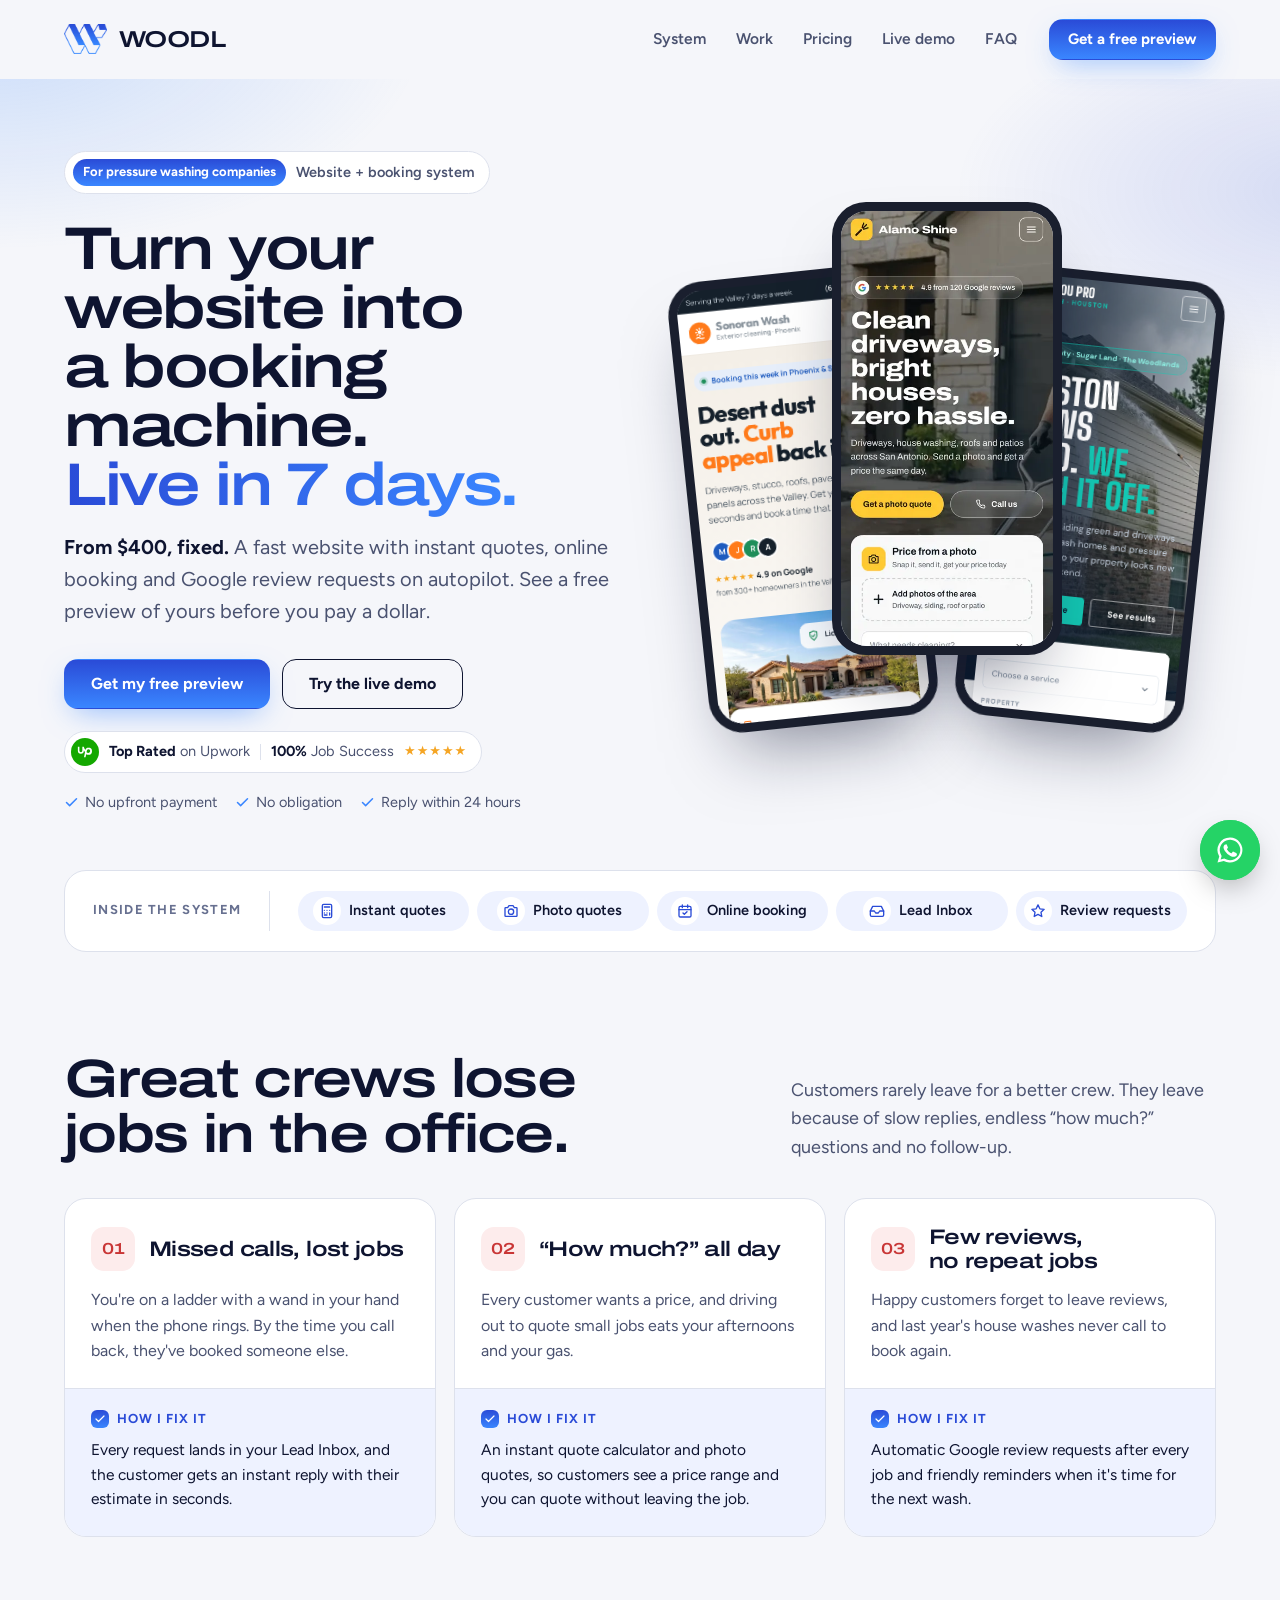
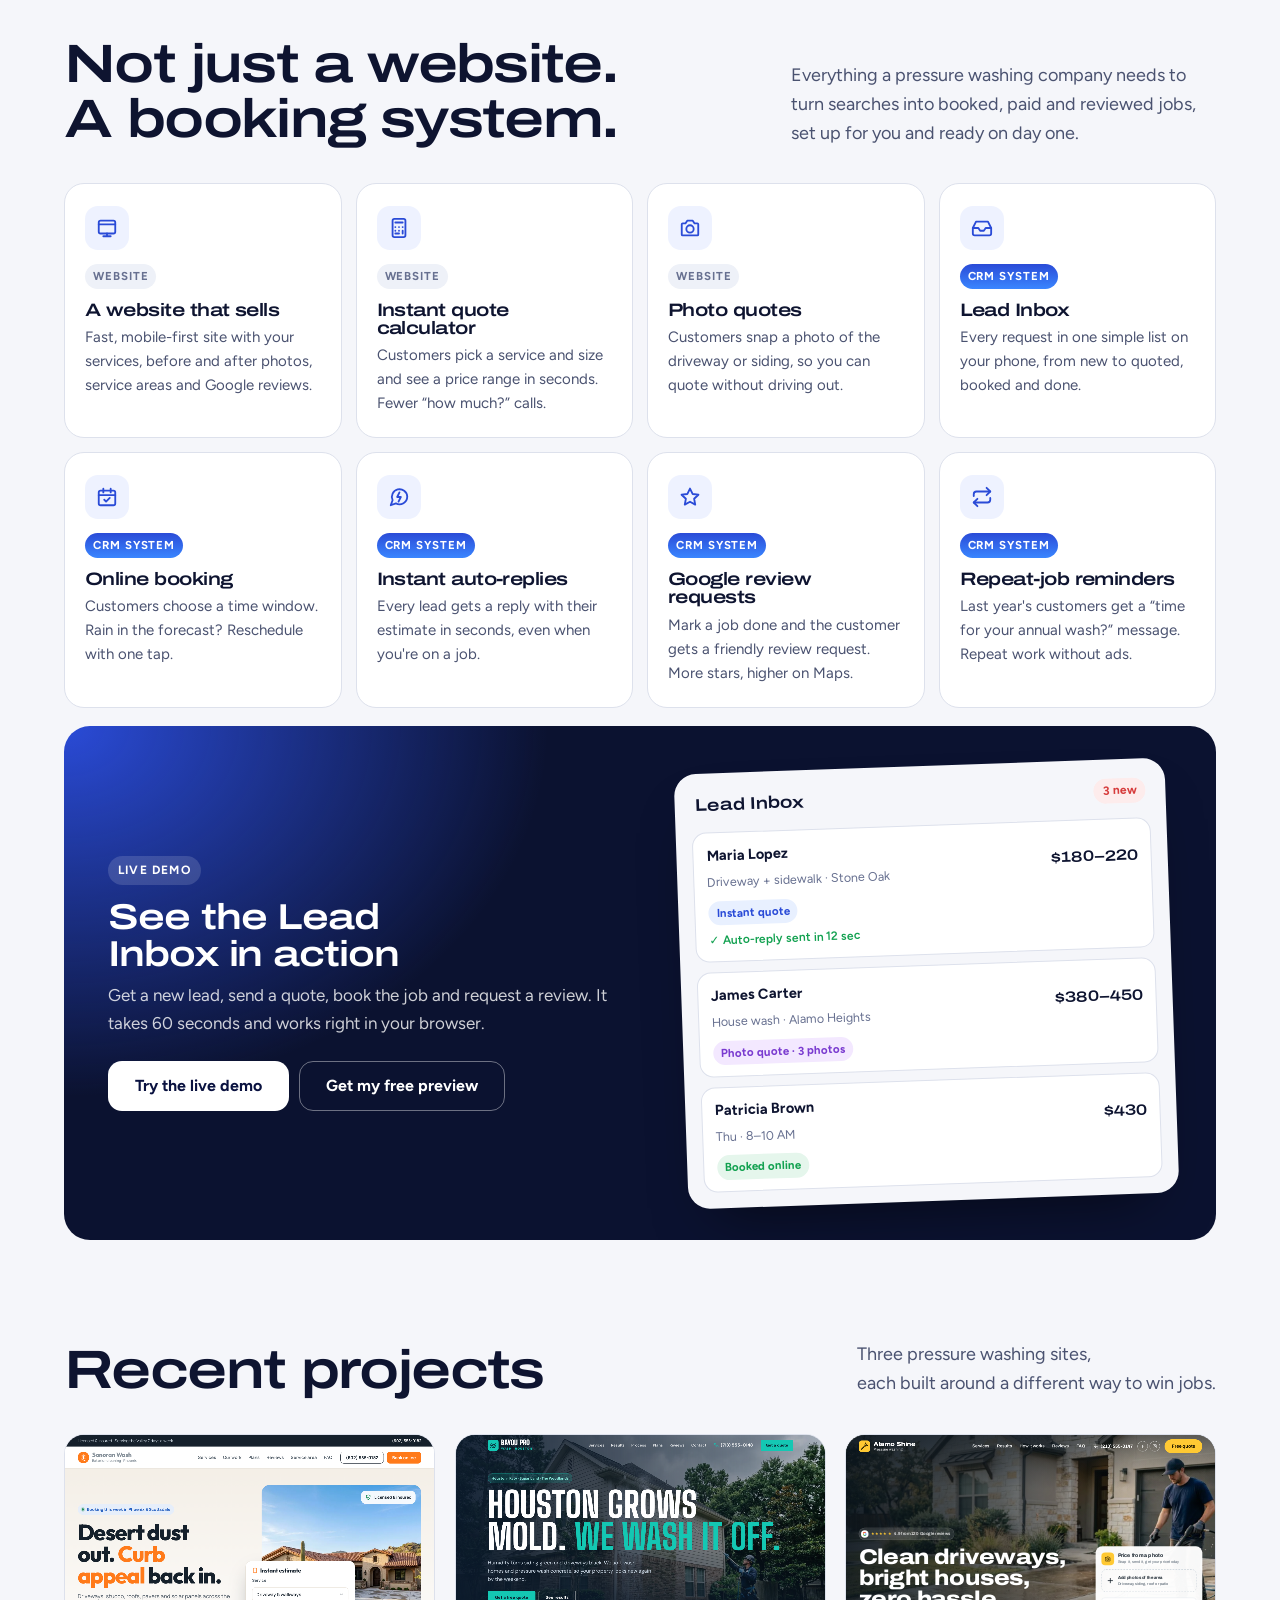
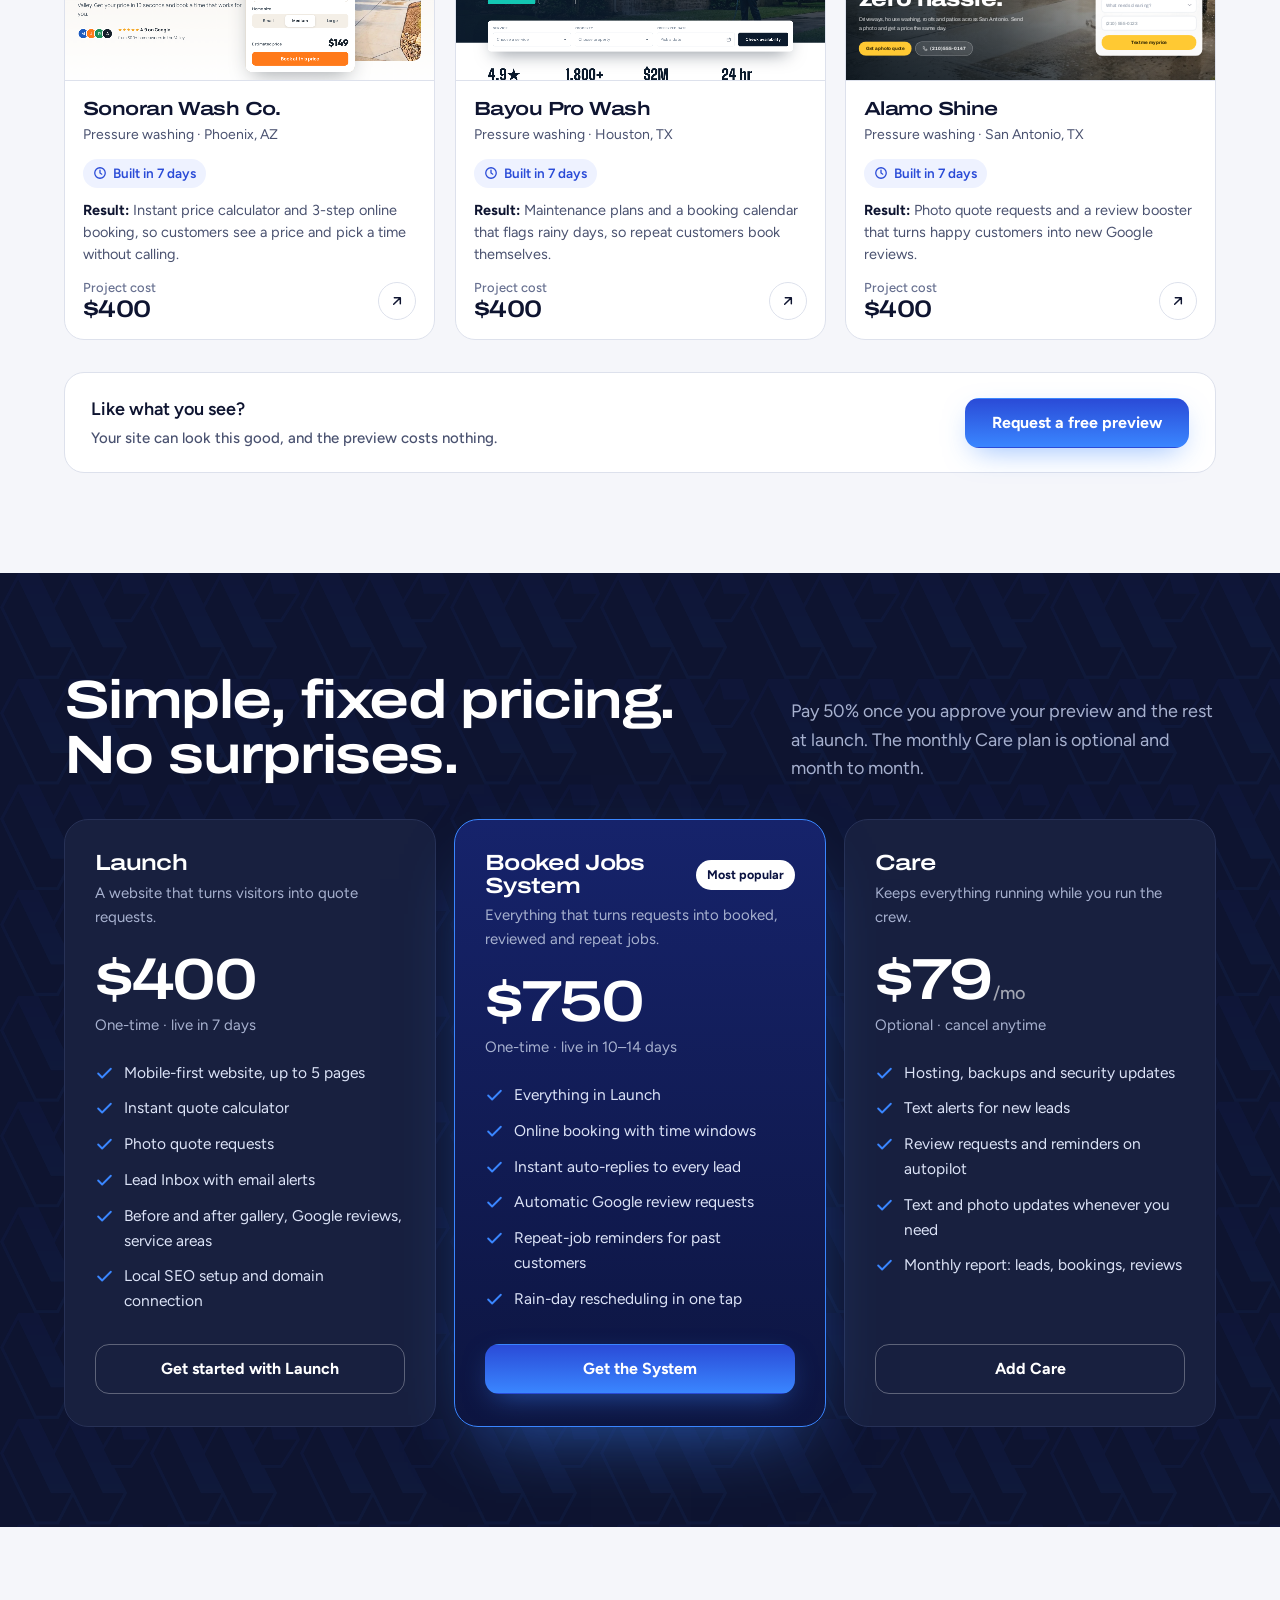
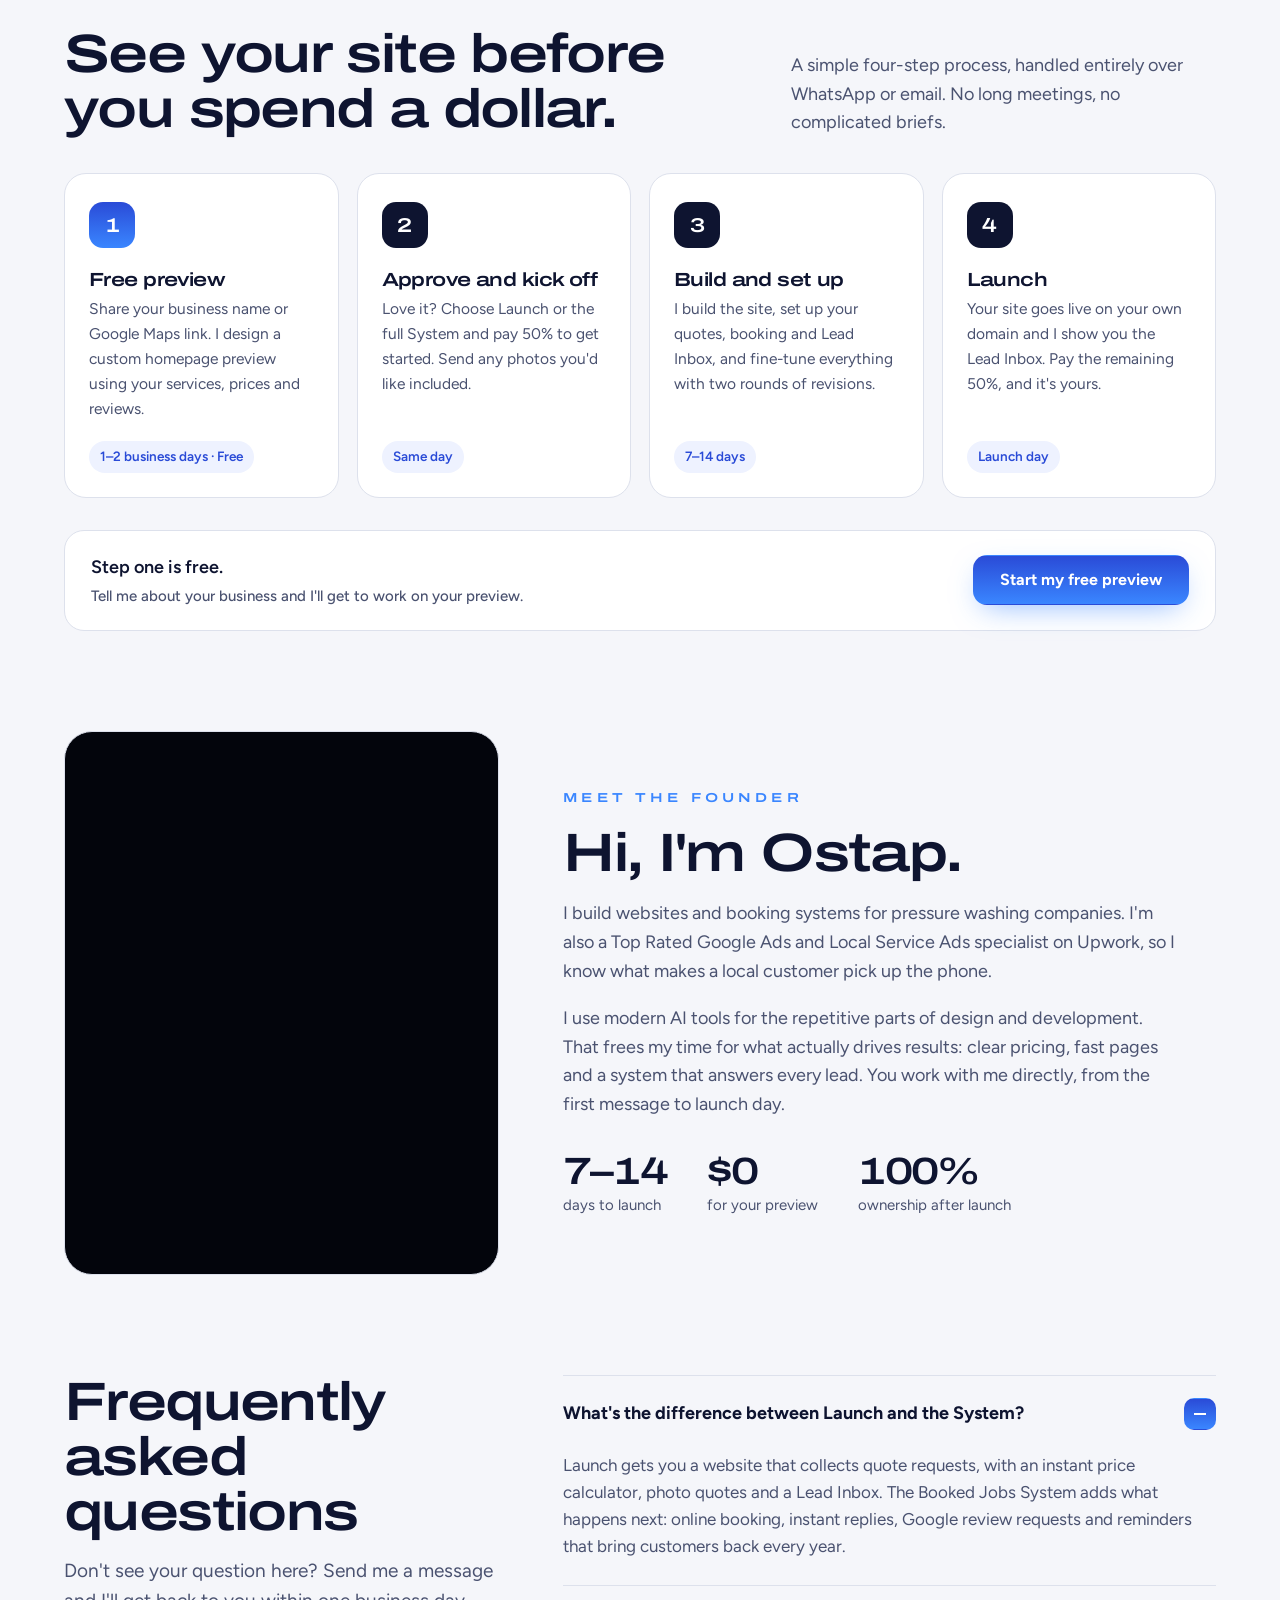
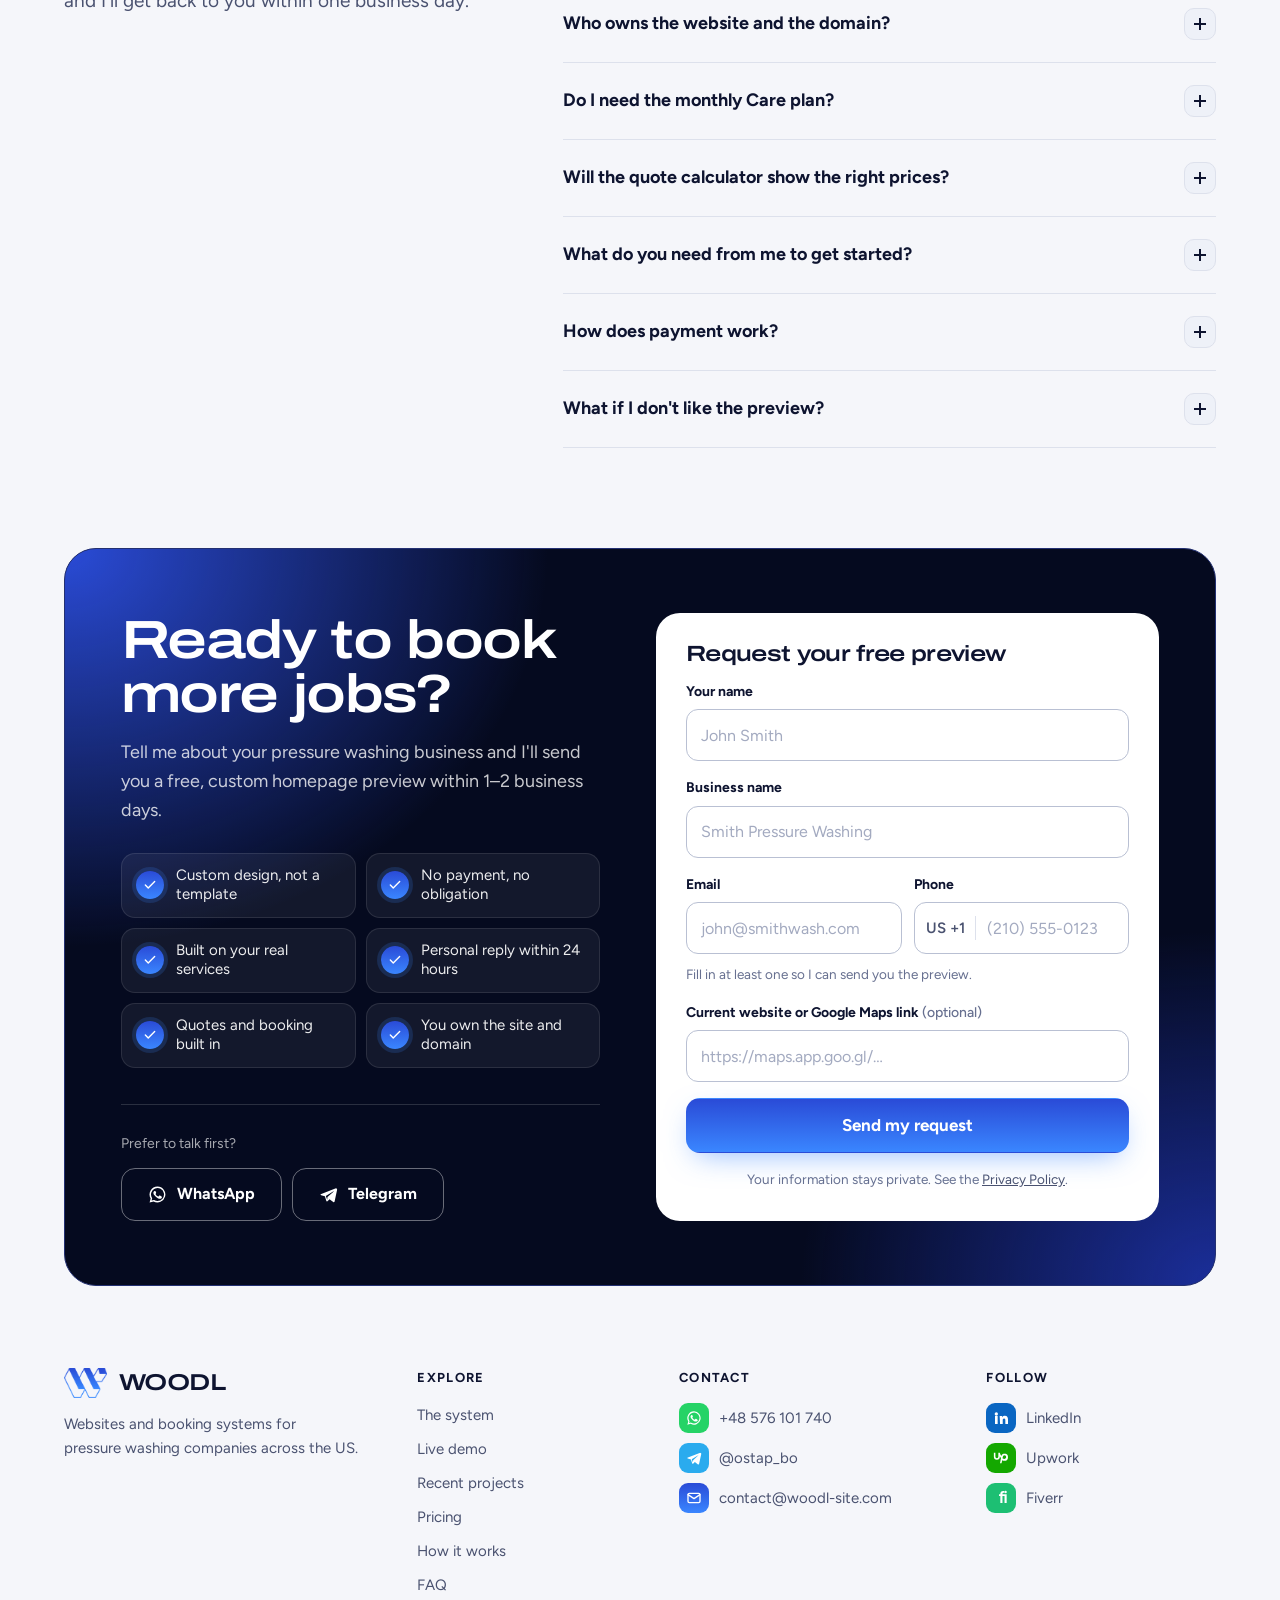
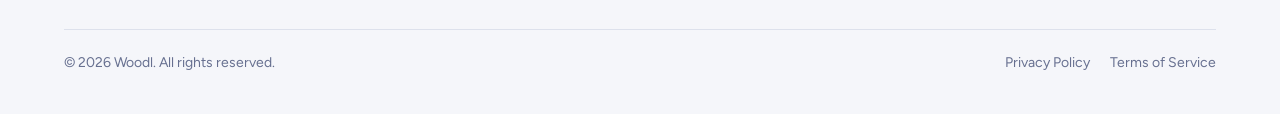
<file: index.html>
<!doctype html>
<html lang="en">
<head>
<meta charset="utf-8">
<meta name="viewport" content="width=device-width, initial-scale=1, viewport-fit=cover">
<title>Woodl | Websites & Booking Systems for Pressure Washing Companies</title>
<meta name="description" content="Websites with instant quotes, online booking and automatic Google review requests for pressure washing companies in the US. From $400, live in 7 days. Free preview first.">
<link rel="icon" type="image/png" href="favicon.png">
<link rel="canonical" href="https://woodl-site.com/">
<meta property="og:type" content="website">
<meta property="og:url" content="https://woodl-site.com/">
<meta property="og:title" content="Woodl | Websites & Booking Systems for Pressure Washing Companies">
<meta property="og:description" content="Instant quotes, online booking and Google reviews on autopilot. From $400, live in 7 days. Free preview first.">
<meta property="og:image" content="https://woodl-site.com/og.png">
<meta property="og:image:width" content="1200">
<meta property="og:image:height" content="630">
<meta name="twitter:card" content="summary_large_image">
<meta name="theme-color" content="#2A4BD7">
<link rel="apple-touch-icon" href="apple-touch-icon.png">
<script type="application/ld+json">{"@context":"https://schema.org","@type":"ProfessionalService","name":"Woodl","url":"https://woodl-site.com/","image":"https://woodl-site.com/og.png","logo":"https://woodl-site.com/logo.png","description":"Websites with instant quotes, online booking, a lead inbox and automatic Google review requests for pressure washing companies in the US.","email":"contact@woodl-site.com","founder":{"@type":"Person","name":"Ostap Bodnar"},"areaServed":"US","priceRange":"$400–$750","sameAs":["https://www.linkedin.com/in/ostap-bodnar-171147275","https://www.upwork.com/freelancers/~01e0c89dbdc64d0663","https://www.fiverr.com/ostap_bo"]}</script>
<link rel="preload" href="archivo-600-wide.woff2" as="font" type="font/woff2" crossorigin>
<link rel="preload" href="figtree.woff2" as="font" type="font/woff2" crossorigin>
<script>document.documentElement.classList.add('js');</script>
<script>
/* =====================================================================
   НАЛАШТУВАННЯ: контакти, посилання, відгуки
   ===================================================================== */
const WOODL = {
  whatsapp: "+48 576 101 740",
  telegram: "ostap_bo",          // нік без @
  email: "contact@woodl-site.com",  // пошта на домені (працює після налаштування пересилання)
  calendly: "",                  // посилання на Calendly (15-хв дзвінок) або порожньо
  formEndpoint: "https://script.google.com/macros/s/AKfycbxxJrnudKpqm4yl7FAg1oabQvtwyrX0XcfF4DzH5ZEKmqA0Aw76tROtPfO_t3n06w9HAQ/exec", // Google Apps Script → Gmail + Telegram
  upwork: "https://www.upwork.com/freelancers/~01e0c89dbdc64d0663",
  fiverr: "https://www.fiverr.com/ostap_bo",
  linkedin: "https://www.linkedin.com/in/ostap-bodnar-171147275",
  instagram: "",
  photo: "ostap.jpg",
  // Відгуки: поки масив порожній, блок прихований
  testimonials: [
    // { text: "…", name: "John D.", business: "Shine Pro Wash, San Antonio" },
  ],
};
</script>
<style>
  /* Layout: light studio page in the brand blue; one dark navy band for pricing and the final call to action. Live site previews carry the hero. */
  @font-face{font-family:"Archivo";src:url(archivo-600-wide.woff2) format("woff2");font-weight:100 900;font-display:swap;}
  @font-face{font-family:"Figtree";src:url(figtree.woff2) format("woff2");font-weight:300 900;font-display:swap;}
  :root{
    --bg:#F5F6FA;
    --surface:#FFFFFF;
    --surface-2:#EEF1F8;
    --tint:#EEF2FF;
    --line:#DDE1EC;
    --text:#0E1430;
    --text-2:#4A5270;
    --text-3:#677090;
    --blue:#2A4BD7;
    --blue-hi:#3A86FF;
    --grad:linear-gradient(180deg, #2A4BD7 0%, #3A86FF 100%);
    --display:"Archivo", "Helvetica Neue", Arial, sans-serif;
    --body:"Figtree", system-ui, sans-serif;
  }
  *{box-sizing:border-box;}
  html{scroll-behavior:smooth;scroll-padding-top:84px;}
  @media (prefers-reduced-motion: reduce){ html{scroll-behavior:auto;} *,*::before,*::after{animation:none !important;transition:none !important;} }
  body{margin:0;background:var(--bg);color:var(--text);font-family:var(--body);font-size:17px;line-height:1.6;-webkit-font-smoothing:antialiased;}
  img{display:block;max-width:100%;}
  a{color:inherit;}
  button,input{font:inherit;}
  :focus-visible{outline:2px solid var(--blue-hi);outline-offset:3px;}
  .wrap{max-width:1200px;margin:0 auto;padding-left:max(24px, env(safe-area-inset-left));padding-right:max(24px, env(safe-area-inset-right));}
  h1,h2,h3{font-family:var(--display);font-variation-settings:"wdth" 125;font-weight:600;letter-spacing:-.03em;line-height:1.02;margin:0;text-wrap:balance;}
  section{padding-top:100px;padding-bottom:100px;position:relative;}
  .lede{color:var(--text-2);font-size:19px;max-width:32em;margin:16px 0 0;}
  h2{font-size:clamp(34px,4.4vw,54px);}
  .eyebrow{display:block;font-family:var(--display);font-variation-settings:"wdth" 110;font-size:13px;font-weight:500;letter-spacing:.32em;text-transform:uppercase;color:var(--blue-hi);margin-bottom:18px;}

  /* section head: title left, description right */
  .sec-head{display:grid;grid-template-columns:1.15fr 1fr;gap:24px 64px;align-items:end;margin-bottom:36px;}
  .sec-head p{margin:0;color:var(--text-2);font-size:18px;max-width:30em;justify-self:end;}
  .sec-head{grid-template-columns:minmax(0,1fr) minmax(0,25em);}
  .sec-head h2{text-wrap:balance;}
  @media (max-width:1100px){.br-d{display:none;}}

  .btn{position:relative;overflow:hidden;isolation:isolate;display:inline-flex;align-items:center;justify-content:center;gap:10px;white-space:nowrap;font-family:var(--body);font-weight:700;font-size:16px;padding:16px 26px;border-radius:14px;text-decoration:none;border:1.5px solid transparent;cursor:pointer;line-height:1;transition:transform .4s cubic-bezier(.22,.61,.36,1),background-color .4s cubic-bezier(.22,.61,.36,1),color .4s cubic-bezier(.22,.61,.36,1),border-color .4s cubic-bezier(.22,.61,.36,1),box-shadow .4s cubic-bezier(.22,.61,.36,1);}
  .btn:active{transform:scale(.97);}
  .btn-main{background:var(--grad);color:#fff;box-shadow:0 10px 30px -10px rgba(58,134,255,.6);}
  .btn-main::after{content:"";position:absolute;inset:0;z-index:-1;background:linear-gradient(110deg,transparent 30%,rgba(255,255,255,.35) 50%,transparent 70%);transform:translateX(-120%);transition:transform .9s cubic-bezier(.22,.61,.36,1);}
  .btn-main:hover::after{transform:translateX(120%);}
  .btn-main:hover{transform:translateY(-2px);box-shadow:0 16px 34px -12px rgba(58,134,255,.9);}
  .btn-line{border-color:var(--text);color:var(--text);background:transparent;}
  .btn-line:hover{border-color:var(--blue);color:var(--blue);background:var(--tint);transform:translateY(-2px);}
  .btn svg{width:19px;height:19px;flex:none;}


  /* scroll reveal */
  .js .rv{opacity:0;transform:translateY(28px);transition:opacity .8s cubic-bezier(.2,.7,.2,1),transform .8s cubic-bezier(.2,.7,.2,1);transition-delay:var(--d,0s);}
  .js .rv.rv-l{transform:translateX(-32px);}
  .js .rv.rv-s{transform:scale(.94);}
  .js .rv.in{opacity:1;transform:none;}
  .js .hero-in > *{animation:heroIn .9s cubic-bezier(.2,.7,.2,1) both;}
  .js .hero-in > *:nth-child(2){animation-delay:.08s;} .js .hero-in > *:nth-child(3){animation-delay:.16s;} .js .hero-in > *:nth-child(4){animation-delay:.24s;} .js .hero-in > *:nth-child(5){animation-delay:.32s;}
  @keyframes heroIn{from{opacity:0;transform:translateY(26px);}to{opacity:1;transform:none;}}
  .plan.pop{position:relative;}
  .plan.pop::after{content:"";position:absolute;inset:0;border-radius:inherit;box-shadow:0 30px 90px -24px rgba(58,134,255,.9);opacity:0;animation:glow 3.5s ease-in-out infinite;pointer-events:none;}
  @keyframes glow{50%{opacity:1;}}
  .pill b{position:relative;overflow:hidden;}
  .pill b::after{content:"";position:absolute;inset:0;background:linear-gradient(110deg,transparent 30%,rgba(255,255,255,.5) 50%,transparent 70%);transform:translateX(-120%);animation:sweep 3.5s 1.2s ease-in-out infinite;}
  @keyframes sweep{0%{transform:translateX(-120%);}40%,100%{transform:translateX(120%);}}
  .wa-float::before{content:"";position:absolute;inset:0;border-radius:50%;background:#25D366;z-index:-1;animation:waPulse 2.8s ease-out infinite;}
    @keyframes waPulse{0%{transform:scale(1);opacity:.55;}70%,100%{transform:scale(1.55);opacity:0;}}
  .wcard .frame iframe{transition:filter .4s;}

  /* 1. header */
  .header{position:sticky;top:0;z-index:40;background:rgba(245,246,250,.88);backdrop-filter:blur(14px);-webkit-backdrop-filter:blur(14px);border-bottom:1px solid transparent;transition:border-color .2s;}
  .header.scrolled{border-bottom-color:var(--line);}
  .header-in{display:flex;align-items:center;gap:32px;height:78px;}
  .logo{display:flex;align-items:center;gap:12px;text-decoration:none;flex:none;}
  .logo img{height:30px;width:auto;}
  .wm{font-family:var(--display);font-variation-settings:"wdth" 125;font-weight:600;font-size:23px;letter-spacing:-.02em;line-height:1;color:var(--text);}
  .menu{display:flex;gap:30px;margin-left:auto;}
  .menu a{text-decoration:none;font-weight:600;font-size:15.5px;color:var(--text-2);transition:color .35s cubic-bezier(.22,.61,.36,1);}
  .menu a:hover{color:var(--blue);}
  .header .btn{padding:12px 18px;font-size:15px;}
  .burger{display:none;margin-left:auto;width:44px;height:44px;border-radius:12px;border:1.5px solid var(--text);background:transparent;align-items:center;justify-content:center;cursor:pointer;color:var(--text);}
  .burger svg{width:22px;height:22px;}
  .drawer{display:none;}

  /* 2. hero */
  .hero{padding-top:72px;padding-bottom:56px;overflow:hidden;}
  .hero::before{content:"";position:absolute;inset:-20% -10% auto -10%;height:900px;z-index:0;pointer-events:none;
    background:radial-gradient(ellipse 40% 35% at 8% 12%, rgba(58,134,255,.22), transparent 70%),
               radial-gradient(ellipse 35% 30% at 95% 30%, rgba(42,75,215,.16), transparent 70%);
    animation:blobs 16s ease-in-out infinite alternate;will-change:transform;}
  @keyframes shine{to{background-position:300% 0;}}
  @keyframes blobs{0%{transform:translate(0,0) scale(1);}50%{transform:translate(3%,2%) scale(1.06);}100%{transform:translate(-2%,4%) scale(1);}}
  .hero .wrap{position:relative;z-index:1;display:grid;grid-template-columns:1.05fr 1fr;gap:48px;align-items:center;}
  .pill{display:inline-flex;align-items:center;gap:10px;background:var(--surface);border:1px solid var(--line);border-radius:999px;padding:7px 14px 7px 8px;font-size:14.5px;font-weight:600;color:var(--text-2);}
  .pill b{white-space:nowrap;}
  @media (max-width:640px){.pill-x{display:none;}.pill{padding:5px;}}
  .pill b{background:var(--grad);color:#fff;border-radius:999px;padding:3px 10px;font-size:13px;}
  .hero h1{font-size:clamp(38px,4.7vw,64px);letter-spacing:-.04em;line-height:.98;margin-top:26px;}
  .hero h1 em{white-space:nowrap;font-style:normal;background:linear-gradient(90deg,#2A4BD7,#3A86FF,#6EA8FF,#2A4BD7);background-size:300% 100%;animation:shine 6s linear infinite;-webkit-background-clip:text;background-clip:text;color:transparent;}
  .hero .lede{font-size:20px;}
  .hero .lede b{color:var(--text);}
  .hero-ctas{display:flex;gap:12px;flex-wrap:wrap;margin-top:32px;}
  .upw{display:inline-flex;align-items:center;gap:10px;margin-top:22px;padding:6px 14px 6px 6px;border-radius:999px;background:var(--surface);border:1px solid var(--line);text-decoration:none;font-size:14.5px;color:var(--text-2);transition:border-color .35s cubic-bezier(.22,.61,.36,1),box-shadow .35s cubic-bezier(.22,.61,.36,1);}
  .upw:hover{border-color:#14A800;box-shadow:0 10px 24px -16px rgba(20,168,0,.6);}
  .upw i{width:28px;height:28px;border-radius:50%;background:#14A800;color:#fff;display:flex;align-items:center;justify-content:center;flex:none;}
  .upw i svg{width:16px;height:16px;}
  .upw b{color:var(--text);font-weight:700;}
  .upw .sep{width:1px;height:16px;background:var(--line);}
  .upw .stars{color:#F5A524;letter-spacing:1px;font-size:13px;}
  .micro{display:flex;gap:18px;flex-wrap:wrap;margin-top:18px;font-size:14.5px;color:var(--text-2);}
  .micro span{display:flex;align-items:center;gap:6px;}
  .micro svg{width:15px;height:15px;color:var(--blue-hi);}

  .phones{position:relative;height:560px;}
  .phone{position:absolute;width:230px;border-radius:34px;background:#1A1F2E;padding:9px;box-shadow:0 40px 70px -28px rgba(14,20,48,.5);text-decoration:none;display:block;}
  .phone .frame{border-radius:26px;aspect-ratio:390/800;}
  .phone:nth-child(1){left:2%;top:70px;transform:rotate(-6deg);z-index:1;}
  .phone:nth-child(2){left:50%;top:0;margin-left:-115px;z-index:3;}
  .phone:nth-child(3){right:2%;top:70px;transform:rotate(6deg);z-index:2;}
  .phone:nth-child(1){animation:phoneIn .9s .35s both, floatA 7s 1.3s ease-in-out infinite;}
  .phone:nth-child(2){animation:phoneIn .9s .15s both, floatB 6s 1.1s ease-in-out infinite;}
  .phone:nth-child(3){animation:phoneIn .9s .55s both, floatC 8s 1.5s ease-in-out infinite;}
  @keyframes phoneIn{from{opacity:0;translate:0 60px;}to{opacity:1;translate:0 0;}}
  @keyframes floatA{0%,100%{transform:rotate(-6deg) translateY(0);}50%{transform:rotate(-5deg) translateY(-12px);}}
  @keyframes floatB{0%,100%{transform:translateY(0);}50%{transform:translateY(-14px);}}
  @keyframes floatC{0%,100%{transform:rotate(6deg) translateY(0);}50%{transform:rotate(5deg) translateY(-10px);}}
  .frame{position:relative;overflow:hidden;background:var(--surface-2);contain:paint;isolation:isolate;}
  .phone .frame iframe{will-change:transform;backface-visibility:hidden;}
  .frame iframe{position:absolute;top:0;left:0;border:0;transform-origin:0 0;pointer-events:none;opacity:0;transition:opacity .6s ease;}
  .frame iframe.ready{opacity:1;}
  .frame::before{content:"";position:absolute;inset:0;background:linear-gradient(110deg,transparent 30%,rgba(255,255,255,.55) 50%,transparent 70%);transform:translateX(-100%);animation:skel 1.6s ease-in-out infinite;}
  .frame.loaded::before,.frame:has(.poster)::before{display:none;}
  .frame .poster{position:absolute;inset:0;width:100%;height:100%;object-fit:cover;object-position:top center;display:block;}
  .phone .frame{background:#E9EDF7;}
  @keyframes skel{to{transform:translateX(100%);}}

  /* 3. built for */
  .trust{padding-top:0;padding-bottom:0;}
  .trust-in{display:flex;align-items:center;gap:28px;background:var(--surface);border:1px solid var(--line);border-radius:22px;padding:20px 28px;}
  .trust-lbl{font-size:13px;font-weight:700;text-transform:uppercase;letter-spacing:.1em;color:var(--text-3);white-space:nowrap;}
  .niches{display:flex;flex:1;gap:8px;flex-wrap:nowrap;padding-left:28px;border-left:1px solid var(--line);}
  .niche{flex:1;justify-content:center;}
  .niche{display:inline-flex;align-items:center;gap:8px;padding:6px 14px 6px 6px;border-radius:999px;background:var(--tint);font-size:14.5px;font-weight:600;color:var(--text);white-space:nowrap;}
  .niche i{width:28px;height:28px;border-radius:50%;background:#fff;color:var(--blue);display:flex;align-items:center;justify-content:center;flex:none;}
  .niche svg{width:16px;height:16px;}
  .terms{display:flex;gap:18px;margin-left:auto;font-weight:600;font-size:15px;white-space:nowrap;}
  .terms span{display:flex;align-items:center;gap:7px;}
  .terms svg{width:17px;height:17px;color:var(--blue-hi);}

  /* 4. problem -> solution (equal cards, rows aligned) */
  .ps-grid{display:grid;grid-template-columns:repeat(3,1fr);grid-template-rows:auto auto auto;gap:0 18px;}
  .ps{grid-row:span 3;display:grid;grid-template-rows:subgrid;background:var(--surface);border:1px solid var(--line);border-radius:22px;overflow:hidden;}
  .ps-h{display:flex;align-items:center;gap:14px;padding:26px 26px 0;}
  .ps-h .n{width:44px;height:44px;border-radius:13px;background:#FDECEC;color:#C93636;display:flex;align-items:center;justify-content:center;flex:none;font-family:var(--display);font-variation-settings:"wdth" 125;font-weight:600;font-size:16px;}
  .ps-h h3{font-size:21px;line-height:1.15;}
  .ps-p{margin:0;padding:14px 26px 24px;color:var(--text-2);font-size:16px;}
  .ps-fix{background:var(--tint);border-top:1px solid var(--line);padding:20px 26px 24px;}
  .ps-fix b{display:flex;align-items:center;gap:8px;font-size:13px;text-transform:uppercase;letter-spacing:.08em;color:var(--blue);margin-bottom:8px;}
  .ps-fix b svg{width:18px;height:18px;padding:3px;border-radius:6px;background:var(--grad);color:#fff;}
  .ps-fix p{margin:0;font-size:15.5px;color:var(--text);}

  /* inline lead-in strip */
  .leadin{margin-top:32px;display:flex;align-items:center;justify-content:space-between;gap:20px;flex-wrap:wrap;background:var(--surface);border:1px solid var(--line);border-radius:20px;padding:22px 26px;}
  .leadin p{margin:0;font-size:18px;font-weight:600;}
  .leadin p span{display:block;font-size:15px;font-weight:500;color:var(--text-2);margin-top:2px;}

  /* 5. work */
  .work-grid{display:grid;grid-template-columns:repeat(3,1fr);gap:20px;}
  .wcard{display:flex;flex-direction:column;text-decoration:none;color:inherit;background:var(--surface);border:1px solid var(--line);border-radius:20px;overflow:hidden;transition:transform .5s cubic-bezier(.22,.61,.36,1),box-shadow .5s cubic-bezier(.22,.61,.36,1),border-color .5s cubic-bezier(.22,.61,.36,1);will-change:transform;}
  .wcard:hover{transform:translateY(-6px);box-shadow:0 34px 60px -34px rgba(42,75,215,.5);border-color:#C9D3F5;}
  .wcard .frame{aspect-ratio:3/2;border-bottom:1px solid var(--line);}
  .wcard-body{padding:18px;display:flex;flex-direction:column;flex:1;}
  .wcard h3{font-size:19px;}
  .wmeta{margin-top:6px;font-size:14px;color:var(--text-2);}
  .wtime{display:inline-flex;align-items:center;gap:6px;margin-top:12px;font-size:13.5px;font-weight:600;color:var(--blue);background:var(--tint);padding:4px 10px;border-radius:999px;align-self:flex-start;}
  .wtime svg{width:14px;height:14px;}
  .wres{margin:12px 0 0;font-size:14.5px;line-height:1.5;color:var(--text-2);}
  .wres b{color:var(--text);}
  .wfoot{display:flex;justify-content:space-between;align-items:center;gap:12px;margin-top:auto;padding-top:16px;}
  .wprice{font-family:var(--display);font-variation-settings:"wdth" 125;font-weight:600;font-size:24px;letter-spacing:-.03em;line-height:1;}
  .wprice small{font-family:var(--body);font-size:13px;font-weight:500;color:var(--text-3);letter-spacing:0;display:block;margin-bottom:3px;}
  .go{width:38px;height:38px;border-radius:50%;border:1.5px solid var(--line);display:flex;align-items:center;justify-content:center;flex:none;transition:background-color .45s cubic-bezier(.22,.61,.36,1),color .45s cubic-bezier(.22,.61,.36,1),border-color .45s cubic-bezier(.22,.61,.36,1),transform .45s cubic-bezier(.22,.61,.36,1);}
  .wcard:hover .go{background-color:var(--blue);border-color:var(--blue);color:#fff;transform:rotate(45deg);}
  .go svg{width:16px;height:16px;}

  /* the system */
  .sys-grid{display:grid;grid-template-columns:repeat(4,1fr);gap:14px;}
  .mod{background:var(--surface);border:1px solid var(--line);border-radius:20px;padding:22px 20px;display:flex;flex-direction:column;}
  .mod i{width:44px;height:44px;border-radius:13px;background:var(--tint);color:var(--blue);display:flex;align-items:center;justify-content:center;}
  .mod i svg{width:22px;height:22px;}
  .mod .lvl{align-self:flex-start;margin-top:14px;font-size:11.5px;font-weight:700;text-transform:uppercase;letter-spacing:.08em;color:var(--text-3);background:var(--surface-2);padding:3px 8px;border-radius:999px;}
  .mod .lvl.sys{background:var(--grad);color:#fff;}
  .mod h3{font-size:18px;margin:12px 0 6px;}
  .mod p{margin:0;color:var(--text-2);font-size:15px;}
  .demo-card{margin-top:18px;display:grid;grid-template-columns:1.1fr 1fr;gap:32px;align-items:center;background:radial-gradient(ellipse 70% 120% at 0% 0%, #2A4BD7 0%, transparent 60%), #0B1230;color:#fff;border-radius:26px;padding:40px 44px;overflow:hidden;}
  .demo-tag{display:inline-block;font-size:12px;font-weight:700;text-transform:uppercase;letter-spacing:.1em;background:rgba(255,255,255,.14);padding:5px 10px;border-radius:999px;}
  .demo-txt h3{font-size:clamp(26px,3vw,36px);margin:14px 0 10px;}
  .demo-txt p{margin:0;color:rgba(255,255,255,.8);font-size:17px;max-width:30em;}
  .demo-btns{display:flex;gap:10px;flex-wrap:wrap;margin-top:24px;}
  .btn-white{background:#fff;color:#0A1240;}
  .btn-white:hover{transform:translateY(-2px);box-shadow:0 14px 28px -14px rgba(0,0,0,.6);}
  .demo-mock{display:grid;gap:10px;text-decoration:none;color:var(--text);background:#F5F6FA;border-radius:22px;padding:16px;box-shadow:0 30px 60px -30px rgba(0,0,0,.6);transform:rotate(-2deg);transition:transform .5s var(--ease, cubic-bezier(.22,.61,.36,1));}
  .demo-mock:hover{transform:rotate(0deg) translateY(-4px);}
  .dm-bar{display:flex;justify-content:space-between;align-items:center;padding:2px 4px 4px;}
  .dm-bar b{font-family:var(--display);font-size:17px;}
  .dm-bar span{font-size:12px;font-weight:700;background:#FDECEC;color:#D63B3B;padding:3px 9px;border-radius:999px;}
  .dm-card{background:#fff;border:1px solid var(--line);border-radius:14px;padding:11px 13px;display:grid;grid-template-columns:1fr auto;gap:6px 10px;align-items:center;}
  .dm-card b{display:block;font-size:14.5px;}
  .dm-card small{font-size:12.5px;color:var(--text-3);}
  .dm-card em{font-style:normal;font-family:var(--display);font-size:15px;}
  .dm-tag{justify-self:start;font-size:11.5px;font-weight:700;padding:3px 8px;border-radius:999px;grid-column:1 / -1;}
  .dm-tag.q{background:#E8F0FF;color:#2A4BD7;}
  .dm-tag.p{background:#F3E8FF;color:#7A3BD0;}
  .dm-tag.b{background:#E5F6EC;color:#12A150;}
  .dm-ok{grid-column:1 / -1;font-size:12px;color:#12A150;font-weight:600;}
  .price .per{font-family:var(--body);font-size:18px;font-weight:500;opacity:.6;letter-spacing:0;margin-left:2px;}
  /* 6. pricing */
  .pricing{--surface:#18203F;--surface-2:#1E2850;--line:#273156;--text:#FFFFFF;--text-2:#A7B1CF;background:#0E1430;color:#fff;overflow:hidden;}
  .pricing::before{content:"";position:absolute;inset:0;background-image:url("logo.png");background-size:150px auto;background-repeat:repeat;opacity:.05;pointer-events:none;}
  .pricing .wrap{position:relative;}
  .plans{display:grid;grid-template-columns:repeat(3,1fr);gap:18px;align-items:stretch;}
  .plan{background:var(--surface);border:1px solid var(--line);border-radius:24px;padding:32px 30px;display:flex;flex-direction:column;}
  .plan.pop{background:linear-gradient(180deg, #16236B 0%, #0D1540 100%);border-color:var(--blue-hi);box-shadow:0 30px 70px -30px rgba(58,134,255,.6);}
  .plan-top{display:flex;justify-content:space-between;align-items:center;gap:12px;}
  .plan h3{font-size:22px;}
  .plan-desc{font-size:15px;color:var(--text-2);margin:6px 0 0;min-height:3em;}
  .badge{white-space:nowrap;flex:none;font-size:12.5px;font-weight:700;background:#fff;color:#0A1240;padding:5px 11px;border-radius:999px;}
  .price{font-family:var(--display);font-variation-settings:"wdth" 125;font-weight:600;font-size:58px;letter-spacing:-.04em;line-height:1;margin:22px 0 4px;}
  .days{font-size:15px;color:var(--text-2);margin-bottom:24px;}
  .plan ul{list-style:none;padding:0;margin:0 0 30px;display:grid;gap:11px;flex:1;align-content:start;}
  .plan li{display:flex;gap:10px;align-items:flex-start;font-size:15.5px;color:#DCE3F7;}
  .plan li svg{width:19px;height:19px;flex:none;margin-top:3px;color:var(--blue-hi);}
  .plan .btn{width:100%;}
  .plan:not(.pop) .btn{background:transparent;color:#fff;border-color:rgba(255,255,255,.3);box-shadow:none;}
  .plan:not(.pop) .btn:hover{border-color:#fff;background:rgba(255,255,255,.08);transform:translateY(-2px);}
  .care{margin-top:18px;display:flex;align-items:center;justify-content:space-between;gap:24px;flex-wrap:wrap;background:var(--surface);border:1px solid var(--line);border-radius:24px;padding:26px 30px;}
  .care h3{font-size:21px;}
  .care p{margin:6px 0 0;color:var(--text-2);font-size:15.5px;max-width:40em;}
  .care-r{display:flex;align-items:center;gap:22px;flex-wrap:wrap;}
  .care-r b{font-family:var(--display);font-variation-settings:"wdth" 125;font-weight:600;font-size:36px;letter-spacing:-.03em;}
  .care-r b small{font-family:var(--body);font-size:15px;opacity:.6;font-weight:500;letter-spacing:0;}
  .care .btn{background:transparent;color:#fff;border-color:rgba(255,255,255,.3);padding:13px 20px;font-size:15px;}
  .care .btn:hover{border-color:#fff;background:rgba(255,255,255,.08);transform:translateY(-2px);}
  .pricing .leadin{background:transparent;border-color:#273156;}
  .pricing .leadin .btn{background:#fff;color:#0A1240;box-shadow:none;}

  /* 7. process */
  .steps{display:grid;grid-template-columns:repeat(4,1fr);gap:18px;counter-reset:s;}
  .step{counter-increment:s;background:var(--surface);border:1px solid var(--line);border-radius:22px;padding:28px 24px 24px;display:flex;flex-direction:column;}
  .step::before{content:counter(s);display:flex;align-items:center;justify-content:center;width:46px;height:46px;border-radius:14px;background:var(--text);color:#fff;font-family:var(--display);font-variation-settings:"wdth" 125;font-weight:600;font-size:20px;margin-bottom:22px;}
  .step:first-child::before{background:var(--grad);}
  .step h3{font-size:19px;margin-bottom:8px;}
  .step p{margin:0 0 20px;color:var(--text-2);font-size:15.5px;}
  .step .when{margin-top:auto;align-self:flex-start;font-size:13.5px;font-weight:600;color:var(--blue);background:var(--tint);padding:5px 11px;border-radius:999px;}

  /* 8. testimonials */
  .t-grid{display:grid;grid-template-columns:repeat(3,1fr);gap:18px;}
  .tcard{background:var(--surface);border:1px solid var(--line);border-radius:22px;padding:28px 26px;display:flex;flex-direction:column;gap:20px;margin:0;}
  .stars{color:#F5A524;letter-spacing:2px;font-size:18px;}
  .tcard blockquote{margin:0;font-size:17px;}
  .tcard figcaption{margin-top:auto;font-size:15px;color:var(--text-2);}
  .tcard figcaption b{display:block;color:var(--text);}

  /* 9. about */
  .about{display:grid;grid-template-columns:.8fr 1.2fr;gap:64px;align-items:center;}
  .avatar{aspect-ratio:4/5;border-radius:28px;background:#03050C;position:relative;overflow:hidden;border:1px solid var(--line);}
  .avatar > img.mark{position:absolute;left:50%;top:50%;width:58%;height:auto;transform:translate(-50%,-50%);}
  .avatar picture{position:absolute;inset:0;}
  .avatar img.photo{position:absolute;inset:0;width:100%;height:100%;object-fit:cover;object-position:62% 45%;}
  .about p{color:var(--text-2);font-size:18px;margin:18px 0 0;max-width:34em;}
  .about-stats{display:flex;gap:40px;flex-wrap:wrap;margin-top:34px;}
  .about-stats b{display:block;font-family:var(--display);font-variation-settings:"wdth" 125;font-weight:600;font-size:38px;letter-spacing:-.03em;line-height:1;}
  .about-stats > div > span{color:var(--text-2);font-size:15px;}
  .about-stats b{font-variant-numeric:tabular-nums;}

  /* 10. faq */
  .faq-wrap{display:grid;grid-template-columns:1fr 1.5fr;gap:64px;align-items:start;}
  .faq details{border-bottom:1px solid var(--line);}
  .faq details:first-child{border-top:1px solid var(--line);}
  .faq summary{transition:color .35s cubic-bezier(.22,.61,.36,1);list-style:none;cursor:pointer;display:flex;justify-content:space-between;align-items:center;gap:20px;padding:22px 0;font-weight:700;font-size:18px;}
  .faq summary::-webkit-details-marker{display:none;}
  .faq summary i{width:32px;height:32px;border-radius:10px;background:var(--surface-2);border:1px solid var(--line);flex:none;position:relative;}
  .faq summary i::before,.faq summary i::after{content:"";position:absolute;left:50%;top:50%;width:12px;height:2px;background:var(--text);transform:translate(-50%,-50%);}
  .faq summary i::after{transform:translate(-50%,-50%) rotate(90deg);transition:transform .4s cubic-bezier(.22,.61,.36,1);}
  .faq summary:hover{color:var(--blue);}
  .faq summary i{transition:background-color .4s cubic-bezier(.22,.61,.36,1),border-color .4s cubic-bezier(.22,.61,.36,1);}
  .faq details.is-open summary i{background:var(--grad);border-color:transparent;}
  .faq details.is-open summary i::before,.faq details.is-open summary i::after{background:#fff;}
  .faq details.is-open summary i::after{transform:translate(-50%,-50%) rotate(0deg);}
  .faq details p{margin:0;padding-bottom:24px;color:var(--text-2);max-width:52em;}
  .faq .ans{overflow:hidden;}

  /* 11. final cta + form */
  .cta{color:#fff;position:relative;overflow:hidden;background:radial-gradient(ellipse 70% 90% at 0% 0%, #2A4BD7 0%, transparent 60%), radial-gradient(ellipse 60% 80% at 100% 100%, #1B2E9A 0%, transparent 60%), #050A1F;border:1px solid #233072;border-radius:32px;padding:64px 56px;display:grid;grid-template-columns:1fr 1.05fr;gap:56px;align-items:stretch;}
  .cta-l{display:flex;flex-direction:column;}
  .cta h2{font-size:clamp(32px,4.2vw,54px);}
  .cta > div > p{color:rgba(255,255,255,.78);font-size:18px;margin:16px 0 0;}
  .cta-points{list-style:none;padding:0;margin:28px 0 0;display:grid;grid-template-columns:1fr 1fr;gap:10px;}
  .cta-points li{display:flex;gap:12px;align-items:center;padding:12px 14px;border-radius:14px;background:rgba(255,255,255,.06);border:1px solid rgba(255,255,255,.1);font-size:15px;line-height:1.3;color:rgba(255,255,255,.92);}
  .cta-points i{width:28px;height:28px;border-radius:50%;background:var(--grad);display:flex;align-items:center;justify-content:center;flex:none;box-shadow:0 0 0 4px rgba(58,134,255,.18);}
  .cta-points svg{width:14px;height:14px;color:#fff;}
  .cta-alt{margin-top:auto;padding-top:28px;border-top:1px solid rgba(255,255,255,.15);display:grid;gap:12px;}
  .cta-alt .lbl{font-size:14px;color:rgba(255,255,255,.65);}
  .cta-alt .row{display:flex;gap:10px;flex-wrap:wrap;}
  .btn-ghost{background:transparent;border-color:rgba(255,255,255,.4);color:#fff;}
  .btn-ghost:hover{border-color:#fff;background:rgba(255,255,255,.1);transform:translateY(-2px);}
  .form{background:#fff;color:var(--text);border-radius:24px;padding:30px;display:grid;gap:16px;}
  .form h3{font-size:22px;padding-right:40px;}
  .form .sub{margin:-6px 0 4px;color:var(--text-2);font-size:15.5px;}
  .field{display:grid;gap:6px;align-content:start;}
  .field label{font-size:14px;font-weight:700;}
  .field label span{font-weight:500;color:var(--text-3);}
  .field input{width:100%;height:52px;border:1.5px solid #B9C0D3;border-radius:12px;padding:0 14px;font-size:16px;color:var(--text);background:#fff;transition:border-color .15s, box-shadow .15s;}
  .field input::placeholder{color:#A3AAC0;}
  .field input:focus{outline:none;border-color:var(--blue);box-shadow:0 0 0 4px rgba(42,75,215,.15);}
  .field.err input{border-color:#D63B3B;}
  .field .msg{display:none;font-size:13.5px;color:#D63B3B;}
  .field.err .msg{display:block;}
  .tel{position:relative;}
  .tel .cc{position:absolute;left:12px;top:50%;transform:translateY(-50%);font-size:15px;font-weight:600;color:var(--text-2);pointer-events:none;padding-right:10px;border-right:1px solid var(--line);line-height:1.6;}
  .tel input{padding-left:72px;}
  .pair{display:grid;grid-template-columns:1fr 1fr;gap:12px;}
  .hint{margin:-6px 0 0;font-size:13.5px;color:var(--text-3);}
  .hint.err{color:#D63B3B;}
  .form .btn{width:100%;padding:18px;font-size:17px;}
  .form small{font-size:13.5px;color:var(--text-3);text-align:center;}
  .form small a{color:var(--text-2);}
  .form small.form-err{color:#D63B3B;font-weight:600;}
  .form small.form-err a{color:#D63B3B;}
  .done{display:none;text-align:center;padding:34px 10px;}
  .done .ok{width:64px;height:64px;border-radius:50%;background:var(--grad);color:#fff;display:flex;align-items:center;justify-content:center;margin:0 auto 18px;}
  .done .ok svg{width:30px;height:30px;}
  .done h3{padding:0;}
  .done p{color:var(--text-2);margin:10px 0 0;}
  .form.sent > :not(.done){display:none;}
  .form.sent .done{display:block;}

  /* modal */
  .modal{position:fixed;inset:0;z-index:90;display:flex;align-items:center;justify-content:center;padding:20px;background:rgba(5,10,31,.6);backdrop-filter:blur(6px);-webkit-backdrop-filter:blur(6px);opacity:0;visibility:hidden;transition:opacity .2s, visibility .2s;}
  .modal.open{opacity:1;visibility:visible;}
  .modal-box{position:relative;width:100%;max-width:520px;max-height:calc(100dvh - 40px);overflow:auto;transform:translateY(14px);transition:transform .25s ease;border-radius:24px;}
  .modal.open .modal-box{transform:none;}
  .modal .form{box-shadow:0 40px 80px -30px rgba(0,0,0,.5);}
  .modal-x{transition:background-color .35s cubic-bezier(.22,.61,.36,1),transform .35s cubic-bezier(.22,.61,.36,1);}
  .modal-x:hover{background:#E3E8F5;transform:rotate(90deg);}
  .modal-x{position:absolute;top:14px;right:14px;width:40px;height:40px;border-radius:12px;border:1px solid var(--line);background:var(--surface-2);color:var(--text);cursor:pointer;display:flex;align-items:center;justify-content:center;z-index:2;}
  .modal-x svg{width:18px;height:18px;}

  /* 12. footer */
  .site-foot{padding-top:42px;padding-bottom:40px;color:var(--text-2);font-size:15px;}
  .foot{display:grid;grid-template-columns:1.4fr 1fr 1.2fr;gap:32px;padding-bottom:32px;border-bottom:1px solid var(--line);}
  .foot.has-social{grid-template-columns:1.4fr 1fr 1.2fr 1fr;}
  .foot-brand p{margin:14px 0 0;}
  .foot h4{margin:0 0 14px;font-size:13px;font-weight:700;text-transform:uppercase;letter-spacing:.1em;color:var(--text);}
  .foot ul{list-style:none;margin:0;padding:0;display:grid;gap:10px;}
  .foot a{text-decoration:none;}
  .foot ul a{transition:color .35s cubic-bezier(.22,.61,.36,1);}
  .foot ul a:hover{color:var(--blue);}
  .socials{display:flex;gap:10px;flex-wrap:wrap;}
  .soc{width:42px;height:42px;border-radius:12px;display:flex;align-items:center;justify-content:center;color:#fff;transition:transform .4s cubic-bezier(.22,.61,.36,1),box-shadow .4s cubic-bezier(.22,.61,.36,1);}
  .soc svg{width:20px;height:20px;}
  .soc:hover{transform:translateY(-3px);box-shadow:0 12px 22px -10px rgba(14,20,48,.45);}
  .soc.linkedin{background:#0A66C2;}
  .soc.upwork{background:#14A800;}
  .soc.fiverr{background:#1DBF73;}
  .soc.instagram{background:linear-gradient(45deg,#F58529,#DD2A7B 50%,#8134AF);}
  .clink{display:inline-flex;align-items:center;gap:10px;}
  .clink i{transition:transform .4s cubic-bezier(.22,.61,.36,1);}
  .clink:hover i{transform:translateY(-2px);}
  .clink i{width:30px;height:30px;border-radius:9px;display:flex;align-items:center;justify-content:center;flex:none;color:#fff;}
  .clink i svg{width:16px;height:16px;}
  .clink.wa i{background:#25D366;}
  .clink.tg i{background:#2AABEE;}
  .clink.em i{background:var(--grad);}
  .clink.linkedin i{background:#0A66C2;}
  .clink.upwork i{background:#14A800;}
  .clink.fiverr i{background:#1DBF73;}
  .clink.instagram i{background:linear-gradient(45deg,#F58529,#DD2A7B 50%,#8134AF);}
  .foot-bottom{display:flex;justify-content:space-between;gap:16px;flex-wrap:wrap;padding-top:22px;font-size:14px;color:var(--text-3);}
  .foot-bottom nav{display:flex;gap:20px;}
  .foot-bottom a{text-decoration:none;transition:color .35s cubic-bezier(.22,.61,.36,1);}
  .foot-bottom a:hover{color:var(--blue);}

  .wa-float{isolation:isolate;position:fixed;right:max(20px, env(safe-area-inset-right));bottom:calc(20px + env(safe-area-inset-bottom));z-index:50;width:60px;height:60px;border-radius:50%;background:#25D366;color:#fff;display:flex;align-items:center;justify-content:center;box-shadow:0 12px 30px -8px rgba(0,0,0,.35);}
  .wa-float{transition:transform .4s cubic-bezier(.22,.61,.36,1);}
  .wa-float:hover{transform:scale(1.08);}
  .wa-float svg{width:30px;height:30px;}

  .mbar{display:none;}
  @media (max-width:640px){
    .mbar{display:flex;gap:10px;position:fixed;left:0;right:0;bottom:0;z-index:55;padding:10px 14px calc(10px + env(safe-area-inset-bottom));background:rgba(245,246,250,.92);backdrop-filter:blur(14px);-webkit-backdrop-filter:blur(14px);border-top:1px solid var(--line);transform:translateY(110%);transition:transform .45s cubic-bezier(.22,.61,.36,1);}
    .mbar.show{transform:none;}
    .mbar .btn{flex:1;padding:15px 18px;}
    .mbar-wa{width:52px;height:52px;border-radius:14px;background:#25D366;color:#fff;display:flex;align-items:center;justify-content:center;flex:none;}
    .mbar-wa svg{width:26px;height:26px;}
    .wa-float{display:none;}
    body.has-mbar .site-foot{padding-bottom:28px;}
  }
  @media (max-width:1100px){
    .terms{display:none;}
    .trust-in{flex-direction:column;align-items:stretch;gap:14px;}
    .niches{padding-left:0;border-left:none;display:grid;grid-template-columns:repeat(5,minmax(0,1fr));gap:8px;width:100%;}
    .niche{flex-direction:column;justify-content:flex-start;gap:8px;padding:12px 6px 11px;border-radius:16px;font-size:13.5px;line-height:1.2;text-align:center;white-space:normal;}
    .niche i{width:34px;height:34px;}
    .niches::-webkit-scrollbar{display:none;}
    .work-grid{grid-template-columns:1fr 1fr;}
  }
  @media (max-width:1060px){
    .menu,.header .btn{display:none;}
    .burger{display:flex;}
    .drawer{display:flex;position:fixed;inset:0;z-index:60;background:#0E1430;color:#fff;flex-direction:column;gap:24px;padding:20px max(24px, env(safe-area-inset-left)) 32px;transform:translateX(100%);transition:transform .3s ease;visibility:hidden;}
    .drawer.open{transform:none;visibility:visible;}
    .drawer .wm{color:#fff;}
    .drawer-top{display:flex;justify-content:space-between;align-items:center;}
    .drawer .burger{margin:0;border-color:#fff;color:#fff;}
    .drawer nav{display:flex;flex-direction:column;}
    .drawer nav a{font-family:var(--display);font-variation-settings:"wdth" 125;font-size:30px;font-weight:600;letter-spacing:-.03em;text-decoration:none;padding:12px 0;border-bottom:1px solid #273156;}
    .drawer .btn{margin-top:auto;width:100%;}
    .hero .wrap{grid-template-columns:1fr;}
    .phones{height:500px;max-width:640px;width:100%;margin:0 auto;}
    .sec-head,.pricing .sec-head{grid-template-columns:1fr;gap:14px;}
    .sec-head p{justify-self:start;}
    .ps-grid{grid-template-columns:1fr;grid-template-rows:none;gap:14px;}
    .ps{grid-row:auto;grid-template-rows:auto;}
    .plans{grid-template-columns:1fr;max-width:640px;margin:0 auto;}
    .care{max-width:640px;margin-left:auto;margin-right:auto;}
    .t-grid{grid-template-columns:1fr 1fr;}
    .sys-grid{grid-template-columns:1fr 1fr;}
    .demo-card{grid-template-columns:1fr;padding:32px 28px;}
    .demo-mock{transform:none;max-width:460px;}
    .steps{grid-template-columns:1fr 1fr;}
    .about,.cta,.faq-wrap{grid-template-columns:1fr;gap:40px;}
    .avatar{max-width:440px;}
    .foot,.foot.has-social{grid-template-columns:1fr 1fr;}
    .foot-brand{grid-column:1 / -1;}
    .foot-contact{grid-column:1 / -1;order:5;}
  }
  @media (max-width:640px){
    body{font-size:16px;}
    section{padding-top:64px;padding-bottom:64px;}
    .wrap{padding-left:max(18px, env(safe-area-inset-left));padding-right:max(18px, env(safe-area-inset-right));}
    .header-in{height:66px;}
    .logo img{height:26px;}
    .wm{font-size:20px;}
    .hero{padding-top:36px;}
    .hero h1{font-size:clamp(34px,10vw,46px);}
    .hero .lede{font-size:17px;}
    .hero-ctas{flex-direction:column;}
    .hero-ctas .btn{width:100%;padding:16px 12px;}
    .micro{gap:8px 14px;}
    .upw{font-size:13.5px;gap:8px;flex-wrap:wrap;}
    .upw .stars{display:none;}
    .phones{height:380px;}
    .phone{width:160px;border-radius:26px;padding:6px;}
    .phone .frame{border-radius:20px;}
    .phone:nth-child(1){left:0;top:50px;}
    .phone:nth-child(2){margin-left:-80px;}
    .phone:nth-child(3){right:0;top:50px;}
    .trust-in{flex-direction:column;align-items:flex-start;gap:14px;padding:18px;}
    .niches{padding-left:0;border-left:none;display:grid;grid-template-columns:repeat(5,minmax(0,1fr));gap:6px;width:100%;}
    .niche{flex-direction:column;justify-content:flex-start;gap:7px;padding:10px 4px 9px;border-radius:14px;font-size:11.5px;line-height:1.2;text-align:center;white-space:normal;}
    .niche i{width:32px;height:32px;}
    .niches::-webkit-scrollbar{display:none;}
    .sec-head{margin-bottom:26px;}
    .sec-head p{font-size:16.5px;}
    .work-grid{grid-template-columns:none;grid-auto-flow:column;grid-auto-columns:82%;overflow-x:auto;scroll-snap-type:x mandatory;scrollbar-width:none;margin-right:-18px;padding-right:18px;padding-bottom:4px;}
    .work-grid::-webkit-scrollbar{display:none;}
    .wcard{scroll-snap-align:start;}
    .wcard:hover{transform:none;}
    .t-grid,.steps{grid-template-columns:1fr;}
    .sys-grid{grid-template-columns:1fr 1fr;gap:10px;}
    .mod{padding:16px 14px;border-radius:16px;}
    .mod i{width:38px;height:38px;}
    .mod h3{font-size:16px;}
    .mod p{font-size:14px;}
    .demo-card{padding:26px 20px;border-radius:22px;}
    .demo-btns{flex-direction:column;}
    .demo-btns .btn{width:100%;}
    .ps-h{padding:22px 22px 0;}
    .ps-p{padding:12px 22px 20px;}
    .ps-fix{padding:18px 22px 20px;}
    .plan{padding:28px 24px;}
    .price{font-size:50px;}
    .care{padding:24px;}
    .leadin{padding:20px;}
    .leadin .btn{width:100%;}
    .cta{padding:40px 20px;border-radius:24px;}
    .form{padding:22px 18px;}
    .pair{grid-template-columns:1fr;}
    .cta-alt .row .btn{flex:1;padding:14px 10px;font-size:15px;gap:8px;}
    .cta-points{grid-template-columns:1fr;}
    .cta-alt{margin-top:28px;}
    .faq summary{font-size:16.5px;padding:20px 0;}
    .about-stats{gap:28px;}
    .modal{padding:12px;align-items:center;}
    .modal-box{max-height:calc(100dvh - 24px);}
    .modal .form{padding:18px 16px 16px;gap:10px;}
    .modal .form h3{font-size:20px;padding-right:48px;}
    .modal .form .sub{display:none;}
    .modal .field{gap:4px;}
    .modal .field label{font-size:13px;}
    .modal .field input{height:44px;font-size:16px;border-radius:10px;}
    .modal .pair{gap:10px;}
    .modal .hint{margin:-4px 0 0;font-size:12px;}
    .modal .form .btn{padding:14px;font-size:16px;}
    .modal .form small{font-size:12px;}
    .modal-x{top:12px;right:12px;width:36px;height:36px;}
    .wa-float{width:54px;height:54px;}
  }

  /* mobile sliders (problems, process) */
  .sl-nav{display:none;}
  @media (max-width:640px){
    .ps-grid.msl,.steps.msl,.work-grid.msl{display:flex;grid-template-columns:none;grid-template-rows:none;grid-auto-flow:row;gap:12px;overflow-x:auto;scroll-snap-type:x mandatory;scrollbar-width:none;margin:0 -18px;padding:4px 18px 6px;scroll-padding:0 18px;}
    #work .leadin{display:none;}
    #contact{padding-bottom:26px !important;}
    .site-foot{padding-top:32px;}
    .msl::-webkit-scrollbar{display:none;}
    .msl > *{flex:0 0 86%;scroll-snap-align:start;}
    .ps-grid.msl .ps{display:flex;flex-direction:column;}
    .ps-grid.msl .ps-fix{margin-top:auto;}
    .sl-nav{display:flex;align-items:center;justify-content:space-between;margin-top:14px;}
    .sl-dots{display:flex;gap:6px;}
    .sl-dots i{width:7px;height:7px;border-radius:4px;background:var(--line);transition:width .35s cubic-bezier(.22,.61,.36,1),background-color .35s;}
    .sl-dots i.on{width:22px;background:var(--blue);}
    .sl-btns{display:flex;gap:8px;}
    .sl-btns button{width:42px;height:42px;border-radius:12px;border:1px solid var(--line);background:var(--surface);color:var(--text);display:flex;align-items:center;justify-content:center;cursor:pointer;transition:border-color .35s,color .35s,opacity .35s;}
    .sl-btns button:disabled{opacity:.35;cursor:default;}
    .sl-btns svg{width:18px;height:18px;}
    /* CTA: compact benefit chips + compact form */
    .cta-points{grid-template-columns:1fr 1fr;gap:8px;margin-top:20px;}
    .cta-points li{padding:9px 10px;gap:8px;font-size:13px;border-radius:12px;}
    .cta-points i{width:20px;height:20px;box-shadow:none;}
    .cta-points svg{width:11px;height:11px;}
    .cta .form{padding:18px 16px 16px;gap:10px;}
    .cta .field{gap:4px;}
    .cta .field label{font-size:13px;}
    .cta .field input{height:44px;border-radius:10px;}
    .cta .hint{margin:-4px 0 0;font-size:12px;}
    .cta .form .btn{padding:14px;font-size:16px;}
    .cta .form small{font-size:12px;}
    .cta{padding:28px 16px 16px !important;}
    .cta-l > p{display:none;}
    .cta-points li:nth-child(n+5){display:none;}
    .cta-alt{margin-top:18px !important;padding-top:16px !important;}
    .cta-alt .lbl{font-size:13px;}
    .cta-alt .btn{padding:11px 10px !important;font-size:14px !important;}
  }

  .mbr{display:none;}
  @media (max-width:1100px){.mbr{display:inline;}}
  /* mobile: smaller headings */
  @media (max-width:640px){
    h2,.cta h2{font-size:clamp(25px,7.2vw,29px);line-height:1.08;}
    .hero h1{font-size:clamp(30px,8.6vw,36px);}
    h3{font-size:clamp(17px,4.8vw,19px);}
    .sec-head{margin-bottom:22px;}
    .sec-head p{font-size:15.5px;}
    section{padding-top:52px;padding-bottom:52px;}
  }
</style>
<script src="a.js" defer></script>
</head>
<body>

<svg width="0" height="0" style="position:absolute" aria-hidden="true">
  <symbol id="i-check" viewBox="0 0 24 24"><path fill="none" stroke="currentColor" stroke-width="2.4" stroke-linecap="round" stroke-linejoin="round" d="M20 6 9 17l-5-5"/></symbol>
  <symbol id="i-arrow" viewBox="0 0 24 24"><path fill="none" stroke="currentColor" stroke-width="2.2" stroke-linecap="round" stroke-linejoin="round" d="M7 17 17 7M8 7h9v9"/></symbol>
  <symbol id="i-wa" viewBox="0 0 24 24"><path fill="currentColor" d="M12 2a10 10 0 0 0-8.6 15.1L2 22l5-1.3A10 10 0 1 0 12 2zm0 18.2a8.2 8.2 0 0 1-4.2-1.2l-.3-.2-3 .8.8-2.9-.2-.3A8.2 8.2 0 1 1 12 20.2zm4.5-6.1c-.2-.1-1.5-.7-1.7-.8s-.4-.1-.6.1-.7.8-.8 1-.3.2-.5.1a6.7 6.7 0 0 1-3.3-2.9c-.3-.4.3-.4.7-1.4.1-.2 0-.3 0-.5l-.8-1.8c-.2-.5-.4-.4-.6-.4h-.5a1 1 0 0 0-.7.3 3 3 0 0 0-.9 2.2 5.2 5.2 0 0 0 1.1 2.7 11.8 11.8 0 0 0 4.5 4c1.7.7 2.3.8 3.2.6a2.7 2.7 0 0 0 1.8-1.2 2.2 2.2 0 0 0 .1-1.2c0-.1-.2-.2-.5-.3z"/></symbol>
  <symbol id="i-tg" viewBox="0 0 24 24"><path fill="currentColor" d="M21.4 4.2 2.9 11.3c-1.3.5-1.2 1.2-.2 1.5l4.7 1.5 1.8 5.6c.2.6.4.8.9.8.4 0 .6-.2.9-.4l2.3-2.2 4.7 3.5c.9.5 1.5.2 1.7-.8l3.1-14.6c.3-1.3-.5-1.9-1.4-1.5zM8.6 14l9.2-5.8c.4-.3.8-.1.5.2l-7.6 6.9-.3 3.2z"/></symbol>
  <symbol id="i-mail" viewBox="0 0 24 24"><g fill="none" stroke="currentColor" stroke-width="2" stroke-linecap="round" stroke-linejoin="round"><rect x="3" y="5" width="18" height="14" rx="2"/><path d="m3 7 9 6 9-6"/></g></symbol>
  <symbol id="i-cal" viewBox="0 0 24 24"><g fill="none" stroke="currentColor" stroke-width="2" stroke-linecap="round" stroke-linejoin="round"><rect x="3" y="5" width="18" height="16" rx="2"/><path d="M16 3v4M8 3v4M3 10h18"/></g></symbol>
  <symbol id="i-clock" viewBox="0 0 24 24"><g fill="none" stroke="currentColor" stroke-width="2.2" stroke-linecap="round"><circle cx="12" cy="12" r="9"/><path d="M12 7v5l3 2"/></g></symbol>
  <symbol id="s-linkedin" viewBox="0 0 24 24"><path fill="currentColor" d="M4.98 3.5a2.5 2.5 0 1 1 0 5 2.5 2.5 0 0 1 0-5zM3 9h4v12H3zm7 0h3.8v1.7h.1a4.2 4.2 0 0 1 3.8-2c4 0 4.8 2.7 4.8 6.1V21h-4v-5.4c0-1.3 0-3-1.8-3s-2.1 1.4-2.1 2.9V21h-4z"/></symbol>
  <symbol id="s-upwork" viewBox="0 0 24 24"><path fill="currentColor" d="M17.1 13.4c-1 0-2-.4-2.8-1.1l.2-1.1v-.1c.2-1.2.9-3.2 2.6-3.2a2.7 2.7 0 0 1 0 5.5zm0-8.2c-2.2 0-3.9 1.4-4.6 3.8-1-1.6-1.8-3.4-2.3-5H8v6.2a2.2 2.2 0 0 1-4.4 0V4H1.3v6.2a4.5 4.5 0 0 0 9 0v-1c.5 1 1 1.9 1.7 2.8L10.5 20h2.3l1-4.7c.9.6 2 .9 3.2.9a5.5 5.5 0 0 0 0-11z"/></symbol>
  <symbol id="s-fiverr" viewBox="0 0 24 24"><path fill="currentColor" d="M14.2 6.4V5.6c0-.9.6-1.4 1.5-1.4h1.1V1.5h-1.5c-2.8 0-4.3 1.6-4.3 4.2v.7H9v2.7h2v10.4h3.2V9.1h3.1v10.4h3.2V6.4zM18.9 1.2a1.8 1.8 0 1 0 0 3.6 1.8 1.8 0 0 0 0-3.6z"/></symbol>
  <symbol id="s-instagram" viewBox="0 0 24 24"><g fill="none" stroke="currentColor" stroke-width="2"><rect x="3" y="3" width="18" height="18" rx="5"/><circle cx="12" cy="12" r="4"/></g><circle cx="17.5" cy="6.5" r="1.2" fill="currentColor"/></symbol>
  <symbol id="m-web" viewBox="0 0 24 24"><g fill="none" stroke="currentColor" stroke-width="2" stroke-linecap="round" stroke-linejoin="round"><rect x="3" y="4" width="18" height="14" rx="2"/><path d="M3 8h18M8 21h8M12 18v3"/></g></symbol>
  <symbol id="m-quote" viewBox="0 0 24 24"><g fill="none" stroke="currentColor" stroke-width="2" stroke-linecap="round" stroke-linejoin="round"><rect x="5" y="2" width="14" height="20" rx="2"/><path d="M8 6h8M8 11h.01M12 11h.01M16 11h.01M8 15h.01M12 15h.01M16 15v3M8 18h4"/></g></symbol>
  <symbol id="m-photo" viewBox="0 0 24 24"><g fill="none" stroke="currentColor" stroke-width="2" stroke-linecap="round" stroke-linejoin="round"><path d="M4 7h3l2-3h6l2 3h3a1 1 0 0 1 1 1v11a1 1 0 0 1-1 1H4a1 1 0 0 1-1-1V8a1 1 0 0 1 1-1z"/><circle cx="12" cy="13" r="4"/></g></symbol>
  <symbol id="m-book" viewBox="0 0 24 24"><g fill="none" stroke="currentColor" stroke-width="2" stroke-linecap="round" stroke-linejoin="round"><rect x="3" y="5" width="18" height="16" rx="2"/><path d="M16 3v4M8 3v4M3 10h18M9 15l2 2 4-4"/></g></symbol>
  <symbol id="m-inbox" viewBox="0 0 24 24"><g fill="none" stroke="currentColor" stroke-width="2" stroke-linecap="round" stroke-linejoin="round"><path d="M22 12h-6l-2 3h-4l-2-3H2"/><path d="M5.5 5h13L22 12v6a2 2 0 0 1-2 2H4a2 2 0 0 1-2-2v-6z"/></g></symbol>
  <symbol id="m-reply" viewBox="0 0 24 24"><g fill="none" stroke="currentColor" stroke-width="2" stroke-linecap="round" stroke-linejoin="round"><path d="M21 11.5a8.4 8.4 0 0 1-12.4 7.4L3 21l2-5.5A8.4 8.4 0 1 1 21 11.5z"/><path d="M12.5 7 10 12h4l-2.5 5"/></g></symbol>
  <symbol id="m-star" viewBox="0 0 24 24"><path fill="none" stroke="currentColor" stroke-width="2" stroke-linejoin="round" d="M12 2.8l2.8 5.9 6.4.8-4.7 4.4 1.2 6.4L12 17.1l-5.7 3.2 1.2-6.4-4.7-4.4 6.4-.8z"/></symbol>
  <symbol id="m-repeat" viewBox="0 0 24 24"><g fill="none" stroke="currentColor" stroke-width="2" stroke-linecap="round" stroke-linejoin="round"><path d="M17 2l4 4-4 4"/><path d="M3 11V9a3 3 0 0 1 3-3h15M7 22l-4-4 4-4"/><path d="M21 13v2a3 3 0 0 1-3 3H3"/></g></symbol>
  <symbol id="i-x" viewBox="0 0 24 24"><path fill="none" stroke="currentColor" stroke-width="2" stroke-linecap="round" d="M6 6l12 12M18 6 6 18"/></symbol>
  <symbol id="n-wash" viewBox="0 0 24 24"><g fill="none" stroke="currentColor" stroke-width="2" stroke-linecap="round" stroke-linejoin="round"><path d="M12 3s6 6.5 6 11a6 6 0 0 1-12 0c0-4.5 6-11 6-11z"/><path d="M9.5 14.5a2.5 2.5 0 0 0 2.5 2.5"/></g></symbol>
  <symbol id="n-clean" viewBox="0 0 24 24"><g fill="none" stroke="currentColor" stroke-width="2" stroke-linecap="round" stroke-linejoin="round"><path d="M12 3l1.8 4.7L18.5 9.5l-4.7 1.8L12 16l-1.8-4.7L5.5 9.5l4.7-1.8z"/><path d="M19 15l.8 2.2L22 18l-2.2.8L19 21l-.8-2.2L16 18l2.2-.8z"/></g></symbol>
  <symbol id="n-lawn" viewBox="0 0 24 24"><g fill="none" stroke="currentColor" stroke-width="2" stroke-linecap="round" stroke-linejoin="round"><path d="M5 20c0-8 6-14 15-15-1 9-7 15-15 15z"/><path d="M5 20l7-7"/></g></symbol>
  <symbol id="n-roof" viewBox="0 0 24 24"><g fill="none" stroke="currentColor" stroke-width="2" stroke-linecap="round" stroke-linejoin="round"><path d="M2 12 12 4l10 8"/><path d="M5 10v10h14V10"/><path d="M10 20v-5h4v5"/></g></symbol>
  <symbol id="n-hvac" viewBox="0 0 24 24"><g fill="none" stroke="currentColor" stroke-width="2" stroke-linecap="round" stroke-linejoin="round"><path d="M12 2v20M4.9 6.5l14.2 11M4.9 17.5l14.2-11"/><path d="m9.5 3.5 2.5 2 2.5-2M9.5 20.5l2.5-2 2.5 2"/></g></symbol>
</svg>

<!-- 1. HEADER -->
<header class="header" id="header">
  <div class="wrap header-in">
    <a class="logo" href="#top" data-logo aria-label="Woodl home"></a>
    <nav class="menu" aria-label="Main">
      <a href="#system">System</a><a href="#work">Work</a><a href="#pricing">Pricing</a><a href="demo/">Live demo</a><a href="#faq">FAQ</a>
    </nav>
    <button class="btn btn-main" type="button" data-open-form>Get a free preview</button>
    <button class="burger" id="burger" aria-label="Open menu" aria-expanded="false"><svg viewBox="0 0 24 24" fill="none" stroke="currentColor" stroke-width="2" stroke-linecap="round"><path d="M4 7h16M4 12h16M4 17h16"/></svg></button>
  </div>
</header>

<div class="drawer" id="drawer" aria-hidden="true">
  <div class="drawer-top">
    <a class="logo" href="#top" data-logo></a>
    <button class="burger" id="drawerClose" aria-label="Close menu"><svg><use href="#i-x"/></svg></button>
  </div>
  <nav><a href="#system">System</a><a href="#work">Work</a><a href="#pricing">Pricing</a><a href="demo/">Live demo</a><a href="#faq">FAQ</a></nav>
  <button class="btn btn-main" type="button" data-open-form>Get a free preview</button>
</div>

<main id="top">
  <!-- 2. HERO -->
  <section class="hero">
    <div class="wrap">
      <div class="hero-in">
        <span class="pill"><b>For pressure washing companies</b><span class="pill-x">Website + booking system</span></span>
        <h1>Turn your website into a booking machine. <em>Live in 7 days.</em></h1>
        <p class="lede"><b>From $400, fixed.</b> A fast website with instant quotes, online booking and Google review requests on autopilot. See a free preview of yours before you pay a dollar.</p>
        <div class="hero-ctas">
          <button class="btn btn-main" type="button" data-open-form>Get my free preview</button>
          <a class="btn btn-line" href="demo/">Try the live demo</a>
        </div>
        <a class="upw" href="https://www.upwork.com/freelancers/~01e0c89dbdc64d0663" target="_blank" rel="noopener"><i><svg><use href="#s-upwork"/></svg></i><span><b>Top Rated</b> on Upwork</span><span class="sep"></span><span><b>100%</b> Job Success</span><span class="stars" aria-hidden="true">★★★★★</span></a>
        <div class="micro"><span><svg><use href="#i-check"/></svg>No upfront payment</span><span><svg><use href="#i-check"/></svg>No obligation</span><span><svg><use href="#i-check"/></svg>Reply within 24 hours</span></div>
      </div>
      <div class="phones" aria-label="Example websites on a phone">
        <a class="phone" href="work/sonoran-wash/index.html" target="_blank" rel="noopener"><div class="frame" data-frame="390"><img class="poster" src="work/img/poster-sonoran-wash-m.webp" alt="" width="390" height="800" fetchpriority="high" decoding="async"><iframe data-src="work/sonoran-wash/index.html?autoscroll=1&amp;speed=38&amp;delay=2200" title="Sonoran Wash Co. on a phone" scrolling="no" tabindex="-1"></iframe></div></a>
        <a class="phone" href="work/alamo-shine/index.html" target="_blank" rel="noopener"><div class="frame" data-frame="390"><img class="poster" src="work/img/poster-alamo-shine-m.webp" alt="" width="390" height="800" fetchpriority="high" decoding="async"><iframe data-src="work/alamo-shine/index.html?autoscroll=1&amp;speed=44&amp;delay=1200" title="Alamo Shine on a phone" scrolling="no" tabindex="-1"></iframe></div></a>
        <a class="phone" href="work/bayou-pro-wash/index.html" target="_blank" rel="noopener"><div class="frame" data-frame="390"><img class="poster" src="work/img/poster-bayou-pro-wash-m.webp" alt="" width="390" height="800" fetchpriority="high" decoding="async"><iframe data-src="work/bayou-pro-wash/index.html?autoscroll=1&amp;speed=40&amp;delay=3000" title="Bayou Pro Wash on a phone" scrolling="no" tabindex="-1"></iframe></div></a>
      </div>
    </div>
  </section>

  <!-- 3. WHAT'S INSIDE (strip) -->
  <section class="trust" aria-label="What's included">
    <div class="wrap">
      <div class="trust-in">
        <span class="trust-lbl">Inside the system</span>
        <div class="niches">
          <span class="niche"><i><svg><use href="#m-quote"/></svg></i><span>Instant<br class="mbr"> quotes</span></span>
          <span class="niche"><i><svg><use href="#m-photo"/></svg></i><span>Photo<br class="mbr"> quotes</span></span>
          <span class="niche"><i><svg><use href="#m-book"/></svg></i><span>Online<br class="mbr"> booking</span></span>
          <span class="niche"><i><svg><use href="#m-inbox"/></svg></i><span>Lead<br class="mbr"> Inbox</span></span>
          <span class="niche"><i><svg><use href="#m-star"/></svg></i><span>Review<br class="mbr"> requests</span></span>
        </div>
      </div>
    </div>
  </section>

  <!-- 4. PROBLEM -> SOLUTION -->
  <section>
    <div class="wrap">
      <div class="sec-head">
        <h2>Great crews lose jobs in the office.</h2>
        <p>Customers rarely leave for a better crew. They leave because of slow replies, endless “how much?” questions and no follow-up.</p>
      </div>
      <div class="ps-grid">
        <div class="ps">
          <div class="ps-h"><span class="n">01</span><h3>Missed calls, lost jobs</h3></div>
          <p class="ps-p">You're on a ladder with a wand in your hand when the phone rings. By the time you call back, they've booked someone else.</p>
          <div class="ps-fix"><b><svg><use href="#i-check"/></svg>How I fix it</b><p>Every request lands in your Lead Inbox, and the customer gets an instant reply with their estimate in seconds.</p></div>
        </div>
        <div class="ps">
          <div class="ps-h"><span class="n">02</span><h3>“How much?” all day</h3></div>
          <p class="ps-p">Every customer wants a price, and driving out to quote small jobs eats your afternoons and your gas.</p>
          <div class="ps-fix"><b><svg><use href="#i-check"/></svg>How I fix it</b><p>An instant quote calculator and photo quotes, so customers see a price range and you can quote without leaving the job.</p></div>
        </div>
        <div class="ps">
          <div class="ps-h"><span class="n">03</span><h3>Few reviews, no repeat jobs</h3></div>
          <p class="ps-p">Happy customers forget to leave reviews, and last year's house washes never call to book again.</p>
          <div class="ps-fix"><b><svg><use href="#i-check"/></svg>How I fix it</b><p>Automatic Google review requests after every job and friendly reminders when it's time for the next wash.</p></div>
        </div>
      </div>
    </div>
  </section>

  <!-- 5. THE SYSTEM -->
  <section id="system" style="padding-top:0">
    <div class="wrap">
      <div class="sec-head">
        <h2>Not just a website.<br class="br-d"> A booking system.</h2>
        <p>Everything a pressure washing company needs to turn searches into booked, paid and reviewed jobs, set up for you and ready on day one.</p>
      </div>
      <div class="sys-grid">
        <div class="mod"><i><svg><use href="#m-web"/></svg></i><span class="lvl">Website</span><h3>A website that sells</h3><p>Fast, mobile-first site with your services, before and after photos, service areas and Google reviews.</p></div>
        <div class="mod"><i><svg><use href="#m-quote"/></svg></i><span class="lvl">Website</span><h3>Instant quote calculator</h3><p>Customers pick a service and size and see a price range in seconds. Fewer “how much?” calls.</p></div>
        <div class="mod"><i><svg><use href="#m-photo"/></svg></i><span class="lvl">Website</span><h3>Photo quotes</h3><p>Customers snap a photo of the driveway or siding, so you can quote without driving out.</p></div>
        <div class="mod"><i><svg><use href="#m-inbox"/></svg></i><span class="lvl sys">CRM system</span><h3>Lead Inbox</h3><p>Every request in one simple list on your phone, from new to quoted, booked and done.</p></div>
        <div class="mod"><i><svg><use href="#m-book"/></svg></i><span class="lvl sys">CRM system</span><h3>Online booking</h3><p>Customers choose a time window. Rain in the forecast? Reschedule with one tap.</p></div>
        <div class="mod"><i><svg><use href="#m-reply"/></svg></i><span class="lvl sys">CRM system</span><h3>Instant auto-replies</h3><p>Every lead gets a reply with their estimate in seconds, even when you're on a job.</p></div>
        <div class="mod"><i><svg><use href="#m-star"/></svg></i><span class="lvl sys">CRM system</span><h3>Google review requests</h3><p>Mark a job done and the customer gets a friendly review request. More stars, higher on Maps.</p></div>
        <div class="mod"><i><svg><use href="#m-repeat"/></svg></i><span class="lvl sys">CRM system</span><h3>Repeat-job reminders</h3><p>Last year's customers get a “time for your annual wash?” message. Repeat work without ads.</p></div>
      </div>
      <div class="demo-card">
        <div class="demo-txt">
          <span class="demo-tag">Live demo</span>
          <h3>See the Lead Inbox in action</h3>
          <p>Get a new lead, send a quote, book the job and request a review. It takes 60 seconds and works right in your browser.</p>
          <div class="demo-btns"><a class="btn btn-white" href="demo/">Try the live demo</a><button class="btn btn-ghost" type="button" data-open-form>Get my free preview</button></div>
        </div>
        <a class="demo-mock" href="demo/" aria-label="Open the Lead Inbox demo">
          <div class="dm-bar"><b>Lead Inbox</b><span>3 new</span></div>
          <div class="dm-card"><div><b>Maria Lopez</b><small>Driveway + sidewalk · Stone Oak</small></div><em>$180–220</em><span class="dm-tag q">Instant quote</span><span class="dm-ok">✓ Auto-reply sent in 12 sec</span></div>
          <div class="dm-card"><div><b>James Carter</b><small>House wash · Alamo Heights</small></div><em>$380–450</em><span class="dm-tag p">Photo quote · 3 photos</span></div>
          <div class="dm-card"><div><b>Patricia Brown</b><small>Thu · 8–10 AM</small></div><em>$430</em><span class="dm-tag b">Booked online</span></div>
        </a>
      </div>
    </div>
  </section>

  <!-- 6. WORK -->
  <section id="work" style="padding-top:0">
    <div class="wrap">
      <div class="sec-head">
        <h2>Recent projects</h2>
        <p>Three pressure washing sites,<br>each built around a different way to win jobs.</p>
      </div>
      <div class="work-grid" id="workGrid"></div>
      <div class="leadin">
        <p>Like what you see?<span>Your site can look this good, and the preview costs nothing.</span></p>
        <button class="btn btn-main" type="button" data-open-form>Request a free preview</button>
      </div>
    </div>
  </section>

  <!-- 7. PRICING -->
  <section class="pricing" id="pricing">
    <div class="wrap">
      <div class="sec-head">
        <h2>Simple, fixed pricing.<br class="br-d"> No surprises.</h2>
        <p>Pay 50% once you approve your preview and the rest at launch. The monthly Care plan is optional and month to month.</p>
      </div>
      <div class="plans">
        <div class="plan">
          <div class="plan-top"><h3>Launch</h3></div>
          <p class="plan-desc">A website that turns visitors into quote requests.</p>
          <div class="price">$400</div><div class="days">One-time · live in 7 days</div>
          <ul>
            <li><svg><use href="#i-check"/></svg>Mobile-first website, up to 5 pages</li>
            <li><svg><use href="#i-check"/></svg>Instant quote calculator</li>
            <li><svg><use href="#i-check"/></svg>Photo quote requests</li>
            <li><svg><use href="#i-check"/></svg>Lead Inbox with email alerts</li>
            <li><svg><use href="#i-check"/></svg>Before and after gallery, Google reviews, service areas</li>
            <li><svg><use href="#i-check"/></svg>Local SEO setup and domain connection</li>
          </ul>
          <button class="btn" type="button" data-open-form="Launch">Get started with Launch</button>
        </div>
        <div class="plan pop">
          <div class="plan-top"><h3>Booked Jobs System</h3><span class="badge">Most popular</span></div>
          <p class="plan-desc">Everything that turns requests into booked, reviewed and repeat jobs.</p>
          <div class="price">$750</div><div class="days">One-time · live in 10–14 days</div>
          <ul>
            <li><svg><use href="#i-check"/></svg>Everything in Launch</li>
            <li><svg><use href="#i-check"/></svg>Online booking with time windows</li>
            <li><svg><use href="#i-check"/></svg>Instant auto-replies to every lead</li>
            <li><svg><use href="#i-check"/></svg>Automatic Google review requests</li>
            <li><svg><use href="#i-check"/></svg>Repeat-job reminders for past customers</li>
            <li><svg><use href="#i-check"/></svg>Rain-day rescheduling in one tap</li>
          </ul>
          <button class="btn btn-main" type="button" data-open-form="Booked Jobs System">Get the System</button>
        </div>
        <div class="plan">
          <div class="plan-top"><h3>Care</h3></div>
          <p class="plan-desc">Keeps everything running while you run the crew.</p>
          <div class="price">$79<small class="per">/mo</small></div><div class="days">Optional · cancel anytime</div>
          <ul>
            <li><svg><use href="#i-check"/></svg>Hosting, backups and security updates</li>
            <li><svg><use href="#i-check"/></svg>Text alerts for new leads</li>
            <li><svg><use href="#i-check"/></svg>Review requests and reminders on autopilot</li>
            <li><svg><use href="#i-check"/></svg>Text and photo updates whenever you need</li>
            <li><svg><use href="#i-check"/></svg>Monthly report: leads, bookings, reviews</li>
          </ul>
          <button class="btn" type="button" data-open-form="Care">Add Care</button>
        </div>
      </div>
    </div>
  </section>

  <!-- 8. PROCESS -->
  <section id="process">
    <div class="wrap">
      <div class="sec-head">
        <h2>See your site before you spend a dollar.</h2>
        <p>A simple four-step process, handled entirely over WhatsApp or email. No long meetings, no complicated briefs.</p>
      </div>
      <div class="steps">
        <div class="step"><h3>Free preview</h3><p>Share your business name or Google Maps link. I design a custom homepage preview using your services, prices and reviews.</p><span class="when">1–2 business days · Free</span></div>
        <div class="step"><h3>Approve and kick off</h3><p>Love it? Choose Launch or the full System and pay 50% to get started. Send any photos you'd like included.</p><span class="when">Same day</span></div>
        <div class="step"><h3>Build and set up</h3><p>I build the site, set up your quotes, booking and Lead Inbox, and fine-tune everything with two rounds of revisions.</p><span class="when">7–14 days</span></div>
        <div class="step"><h3>Launch</h3><p>Your site goes live on your own domain and I show you the Lead Inbox. Pay the remaining 50%, and it's yours.</p><span class="when">Launch day</span></div>
      </div>
      <div class="leadin">
        <p>Step one is free.<span>Tell me about your business and I'll get to work on your preview.</span></p>
        <button class="btn btn-main" type="button" data-open-form>Start my free preview</button>
      </div>
    </div>
  </section>

  <!-- 9. TESTIMONIALS (hidden until WOODL.testimonials has entries) -->
  <section id="reviews" style="padding-top:0" hidden>
    <div class="wrap">
      <div class="sec-head"><h2>What clients say</h2><p>Real feedback from business owners I've worked with.</p></div>
      <div class="t-grid" id="tGrid"></div>
    </div>
  </section>

  <!-- 10. ABOUT -->
  <section style="padding-top:0">
    <div class="wrap about">
      <div class="avatar" id="avatar"></div>
      <div>
        <span class="eyebrow">Meet the founder</span>
        <h2>Hi, I'm Ostap.</h2>
        <p>I build websites and booking systems for pressure washing companies. I'm also a Top Rated Google Ads and Local Service Ads specialist on Upwork, so I know what makes a local customer pick up the phone.</p>
        <p>I use modern AI tools for the repetitive parts of design and development. That frees my time for what actually drives results: clear pricing, fast pages and a system that answers every lead. You work with me directly, from the first message to launch day.</p>
        <div class="about-stats">
          <div><b><span data-count="7">7</span>–<span data-count="14">14</span></b><span>days to launch</span></div>
          <div><b>$<span data-count="0" data-from="400">0</span></b><span>for your preview</span></div>
          <div><b><span data-count="100">100</span>%</b><span>ownership after launch</span></div>
        </div>
      </div>
    </div>
  </section>

  <!-- 11. FAQ -->
  <section id="faq" style="padding-top:0">
    <div class="wrap faq-wrap">
      <div>
        <h2>Frequently asked questions</h2>
        <p class="lede">Don't see your question here? Send me a message and I'll get back to you within one business day.</p>
      </div>
      <div class="faq" id="faqList">
        <details name="faq" open><summary>What's the difference between Launch and the System?<i aria-hidden="true"></i></summary><div class="ans"><p>Launch gets you a website that collects quote requests, with an instant price calculator, photo quotes and a Lead Inbox. The Booked Jobs System adds what happens next: online booking, instant replies, Google review requests and reminders that bring customers back every year.</p></div></details>
        <details name="faq"><summary>Who owns the website and the domain?<i aria-hidden="true"></i></summary><div class="ans"><p>You do. Your domain is registered in your name, and once the final payment is made, the website and all of its files belong to you. No lock-in, no strings attached.</p></div></details>
        <details name="faq"><summary>Do I need the monthly Care plan?<i aria-hidden="true"></i></summary><div class="ans"><p>No, your site works without it. Care covers hosting, updates and the things that run in the background, like text alerts, review requests and repeat-job reminders. It's $79 a month, billed month to month, and you can cancel anytime.</p></div></details>
        <details name="faq"><summary>Will the quote calculator show the right prices?<i aria-hidden="true"></i></summary><div class="ans"><p>Yes. We set it up with your real starting prices and size ranges, and it always shows a range, not a fixed price. You confirm the final quote, so you're never locked into a number.</p></div></details>
        <details name="faq"><summary>What do you need from me to get started?<i aria-hidden="true"></i></summary><div class="ans"><p>Just your business name or Google Maps link. I write the copy from your services and reviews. If you have before and after photos or a logo, send them over and I'll put them to good use.</p></div></details>
        <details name="faq"><summary>How does payment work?<i aria-hidden="true"></i></summary><div class="ans"><p>You pay by card or bank transfer through a secure invoice: 50% after you approve your preview and the remaining 50% on launch day. No payment is required for the preview.</p></div></details>
        <details name="faq"><summary>What if I don't like the preview?<i aria-hidden="true"></i></summary><div class="ans"><p>Then you don't owe me anything. The preview is completely free and comes with no obligation. If you move forward, two rounds of revisions make sure every detail is right.</p></div></details>
      </div>
    </div>
  </section>

  <!-- 11. FINAL CTA + FORM -->
  <section id="contact" style="padding-top:0;padding-bottom:40px">
    <div class="wrap">
      <div class="cta">
        <div class="cta-l">
          <h2>Ready to book more jobs?</h2>
          <p>Tell me about your pressure washing business and I'll send you a free, custom homepage preview within 1–2 business days.</p>
          <ul class="cta-points"><li><i><svg><use href="#i-check"/></svg></i>Custom design, not a template</li><li><i><svg><use href="#i-check"/></svg></i>No payment, no obligation</li><li><i><svg><use href="#i-check"/></svg></i>Built on your real services</li><li><i><svg><use href="#i-check"/></svg></i>Personal reply within 24 hours</li><li><i><svg><use href="#i-check"/></svg></i>Quotes and booking built in</li><li><i><svg><use href="#i-check"/></svg></i>You own the site and domain</li></ul>
          <div class="cta-alt">
            <span class="lbl">Prefer to talk first?</span>
            <div class="row">
              <a class="btn btn-ghost" data-wa><svg><use href="#i-wa"/></svg>WhatsApp</a>
              <a class="btn btn-ghost" data-tg><svg><use href="#i-tg"/></svg>Telegram</a>
              <a class="btn btn-ghost" id="calBtn" target="_blank" rel="noopener"><svg><use href="#i-cal"/></svg>Book a call</a>
            </div>
          </div>
        </div>
        <div data-form-slot="inline"></div>
      </div>
    </div>
  </section>
</main>

<!-- 12. FOOTER -->
<footer class="site-foot">
  <div class="wrap">
    <div class="foot" id="foot">
      <div class="foot-brand">
        <a class="logo" href="#top" data-logo aria-label="Woodl home"></a>
        <p>Websites and booking systems for<br>pressure washing companies across the US.</p>
      </div>
      <div><h4>Explore</h4><ul><li><a href="#system">The system</a></li><li><a href="demo/">Live demo</a></li><li><a href="#work">Recent projects</a></li><li><a href="#pricing">Pricing</a></li><li><a href="#process">How it works</a></li><li><a href="#faq">FAQ</a></li></ul></div>
      <div class="foot-contact"><h4>Contact</h4><ul id="footContact"></ul></div>
      <div id="footSocialCol" hidden><h4>Follow</h4><ul id="footSocial"></ul></div>
    </div>
    <div class="foot-bottom"><span data-copy></span><nav><a href="privacy.html">Privacy Policy</a><a href="terms.html">Terms of Service</a></nav></div>
  </div>
</footer>

<!-- FORM POPUP -->
<div class="modal" id="formModal" role="dialog" aria-modal="true" aria-labelledby="mTitle" aria-hidden="true">
  <div class="modal-box">
    <button class="modal-x" type="button" data-close-form aria-label="Close"><svg><use href="#i-x"/></svg></button>
    <div data-form-slot="modal"></div>
  </div>
</div>

<a class="wa-float" data-wa aria-label="Message me on WhatsApp"><svg><use href="#i-wa"/></svg></a>
<div class="mbar" id="mbar" aria-hidden="true">
  <button class="btn btn-main" type="button" data-open-form tabindex="-1">Get a free preview</button>
  <a class="mbar-wa" data-wa aria-label="Message me on WhatsApp" tabindex="-1"><svg><use href="#i-wa"/></svg></a>
</div>

<script>
(function(){
  const W = WOODL, $ = (s, r=document) => r.querySelector(s), $$ = (s, r=document) => [...r.querySelectorAll(s)];
  const esc = s => String(s).replace(/[&<>"]/g, c => ({'&':'&amp;','<':'&lt;','>':'&gt;','"':'&quot;'}[c]));

  /* contacts */
  const waNum = (W.whatsapp||'').replace(/\D/g,'');
  const waLink = waNum ? `https://wa.me/${waNum}?text=${encodeURIComponent("Hi Ostap! I'd like a free website preview for my business.")}` : '';
  const tgName = (W.telegram||'').replace(/^@/,'');
  const tgLink = tgName ? `https://t.me/${tgName}` : '';
  $$('[data-wa]').forEach(a => { if(waLink){ a.href = waLink; a.target = '_blank'; a.rel = 'noopener'; } else a.remove(); });
  $$('[data-tg]').forEach(a => { if(tgLink){ a.href = tgLink; a.target = '_blank'; a.rel = 'noopener'; } else a.remove(); });
  const cal = $('#calBtn'); if(W.calendly) cal.href = W.calendly; else cal.remove();
  $$('[data-logo]').forEach(a => a.innerHTML = '<img src="logo.png" alt="" width="227" height="160" decoding="async"><span class="wm">WOODL</span>');
  $('[data-copy]').textContent = `© ${new Date().getFullYear()} Woodl. All rights reserved.`;
  $('#footContact').innerHTML = [
    waLink ? `<li><a class="clink wa" href="${waLink}" target="_blank" rel="noopener"><i><svg><use href="#i-wa"/></svg></i>${esc(W.whatsapp)}</a></li>` : '',
    tgLink ? `<li><a class="clink tg" href="${tgLink}" target="_blank" rel="noopener"><i><svg><use href="#i-tg"/></svg></i>@${esc(tgName)}</a></li>` : '',
    W.email ? `<li><a class="clink em" href="mailto:${esc(W.email)}"><i><svg><use href="#i-mail"/></svg></i>${esc(W.email)}</a></li>` : '',
  ].join('');
  const soc = [['linkedin','LinkedIn'],['upwork','Upwork'],['fiverr','Fiverr'],['instagram','Instagram']].filter(([k]) => W[k]);
  if(soc.length){ $('#footSocial').innerHTML = soc.map(([k,l]) => `<li><a class="clink ${k}" href="${esc(W[k])}" target="_blank" rel="noopener"><i><svg><use href="#s-${k}"/></svg></i>${l}</a></li>`).join(''); $('#footSocialCol').hidden = false; $('#foot').classList.add('has-social'); }
  $('#avatar').innerHTML = W.photo ? `<picture><source srcset="ostap.webp" type="image/webp"><img class="photo" src="${esc(W.photo)}" alt="Ostap, founder of Woodl" width="800" height="1000" loading="lazy" decoding="async"></picture>` : '<img class="mark" src="logo.png" alt="">';

  /* work: w = render width, chosen so the 3:2 frame shows exactly the first screen */
  const WORK = [
    {href:'work/sonoran-wash/index.html', w:1280, name:'Sonoran Wash Co.', niche:'Pressure washing', city:'Phoenix, AZ', days:7, price:400,
      res:'Instant price calculator and 3-step online booking, so customers see a price and pick a time without calling.'},
    {href:'work/bayou-pro-wash/index.html', w:1440, name:'Bayou Pro Wash', niche:'Pressure washing', city:'Houston, TX', days:7, price:400,
      res:'Maintenance plans and a booking calendar that flags rainy days, so repeat customers book themselves.'},
    {href:'work/alamo-shine/index.html', w:1280, name:'Alamo Shine', niche:'Pressure washing', city:'San Antonio, TX', days:7, price:400,
      res:'Photo quote requests and a review booster that turns happy customers into new Google reviews.'},
  ];
  $('#workGrid').innerHTML = WORK.map(p => `
    <a class="wcard" href="${p.href}" target="_blank" rel="noopener">
      <div class="frame" data-frame="${p.w}"><img class="poster" src="work/img/poster-${p.href.split('/')[1]}-d.webp" alt="" loading="lazy" decoding="async"><iframe data-src="${p.href}" title="${esc(p.name)} website" scrolling="no" tabindex="-1"></iframe></div>
      <div class="wcard-body">
        <h3>${esc(p.name)}</h3>
        <div class="wmeta">${esc(p.niche)} · ${esc(p.city)}</div>
        <span class="wtime"><svg><use href="#i-clock"/></svg>Built in ${p.days} days</span>
        <p class="wres"><b>Result:</b> ${esc(p.res)}</p>
        <div class="wfoot"><span class="wprice"><small>Project cost</small>$${p.price}</span><span class="go" aria-hidden="true"><svg><use href="#i-arrow"/></svg></span></div>
      </div>
    </a>`).join('');

  /* testimonials */
  if((W.testimonials||[]).length){
    $('#tGrid').innerHTML = W.testimonials.map(t => `<figure class="tcard"><span class="stars" aria-label="5 stars">★★★★★</span><blockquote>${esc(t.text)}</blockquote><figcaption><b>${esc(t.name)}</b>${esc(t.business)}</figcaption></figure>`).join('');
    $('#reviews').hidden = false;
  }

  /* scale live previews */
  const fit = () => {
    const fr = $$('[data-frame]'), m = fr.map(f => [f.clientWidth, f.clientHeight]);
    fr.forEach((f, i) => { const w = +f.dataset.frame, ifr = $('iframe', f), sc = m[i][0] / w; ifr.style.width = w + 'px'; ifr.style.height = (m[i][1] / sc) + 'px'; ifr.style.transform = `scale(${sc})`; });
  };
  /* load previews only after the page has loaded and when they come near the screen */
  const loadFrame = ifr => { if(ifr.src) return; ifr.addEventListener('load', () => setTimeout(() => { ifr.classList.add('ready'); ifr.parentElement.classList.add('loaded'); }, 700), {once:true}); ifr.src = ifr.dataset.src; };
  const startFrames = () => {
    const frames = $$('iframe[data-src]');
    if(!('IntersectionObserver' in window)){ frames.forEach(loadFrame); return; }
    const fio = new IntersectionObserver(es => es.forEach(e => { if(e.isIntersecting){ loadFrame(e.target); fio.unobserve(e.target); } }), {rootMargin:'250px 0px'});
    frames.forEach(f => fio.observe(f));
  };
  let framesOn = false;
  const kick = () => { if(framesOn) return; framesOn = true; ['scroll','pointermove','touchstart','keydown','wheel'].forEach(ev => removeEventListener(ev, kick)); startFrames(); };
  ['scroll','pointermove','touchstart','keydown','wheel'].forEach(ev => addEventListener(ev, kick, {passive:true}));
  const idle = cb => ('requestIdleCallback' in window) ? requestIdleCallback(cb, {timeout:2000}) : setTimeout(cb, 200);
  const fallback = () => setTimeout(() => idle(kick), 3500);
  if(document.readyState === 'complete') fallback(); else addEventListener('load', fallback, {once:true});
fit(); addEventListener('resize', fit);

  /* header + drawer */
  const header = $('#header');
  const onScroll = () => header.classList.toggle('scrolled', scrollY > 8);
  addEventListener('scroll', onScroll, {passive:true}); onScroll();
  const drawer = $('#drawer'), burger = $('#burger');
  const setDrawer = open => { drawer.classList.toggle('open', open); drawer.setAttribute('aria-hidden', !open); burger.setAttribute('aria-expanded', open); document.body.style.overflow = open ? 'hidden' : ''; };
  burger.onclick = () => setDrawer(true);
  $('#drawerClose').onclick = () => setDrawer(false);
  $$('a', drawer).forEach(a => a.addEventListener('click', () => setDrawer(false)));

  /* faq: smooth open/close, one open at a time */
  const faqs = $$('#faqList details');
  faqs.forEach(d => { d.removeAttribute('name'); d.classList.toggle('is-open', d.open); });
  const slide = (d, open) => {
    const a = $('.ans', d);
    if(d._anim) d._anim.cancel();
    d.classList.toggle('is-open', open);
    if(matchMedia('(prefers-reduced-motion: reduce)').matches){ d.open = open; return; }
    if(open){
      d.open = true;
      const h = a.scrollHeight;
      d._anim = a.animate([{height:'0px', opacity:0}, {height:h+'px', opacity:1}], {duration:380, easing:'cubic-bezier(.2,.7,.2,1)'});
    } else {
      const h = a.scrollHeight;
      d._anim = a.animate([{height:h+'px', opacity:1}, {height:'0px', opacity:0}], {duration:300, easing:'cubic-bezier(.4,0,.2,1)'});
      d._anim.onfinish = () => { d.open = false; d._anim = null; };
    }
  };
  faqs.forEach(d => $('summary', d).addEventListener('click', e => {
    e.preventDefault();
    if(d.open && !(d._anim && d._anim.playState === 'running')){ slide(d, false); return; }
    if(!d.open){ faqs.forEach(o => { if(o !== d && o.open) slide(o, false); }); slide(d, true); }
  }));

  /* lead forms (inline + popup share one template) */
  const formHTML = (id, title, sub) => `
    <form class="form" novalidate data-lead>
      <h3 id="${id}T">${title}</h3>
      ${sub ? `<p class="sub">${sub}</p>` : ''}
      <div class="field"><label for="${id}-name">Your name</label><input id="${id}-name" name="name" autocomplete="name" placeholder="John Smith" required><span class="msg">Please enter your name.</span></div>
      <div class="field"><label for="${id}-biz">Business name</label><input id="${id}-biz" name="business" autocomplete="organization" placeholder="Smith Pressure Washing" required><span class="msg">Please enter your business name.</span></div>
      <div class="pair">
        <div class="field"><label for="${id}-email">Email</label><input id="${id}-email" name="email" type="email" autocomplete="email" inputmode="email" placeholder="john@smithwash.com"><span class="msg">Please enter a valid email address.</span></div>
        <div class="field"><label for="${id}-phone">Phone</label><div class="tel"><span class="cc" aria-hidden="true">US +1</span><input id="${id}-phone" name="phone" type="tel" autocomplete="tel-national" inputmode="numeric" placeholder="(210) 555-0123" maxlength="14"></div><span class="msg">Please enter a 10-digit US number.</span></div>
      </div>
      <p class="hint">Fill in at least one so I can send you the preview.</p>
      <div class="field"><label for="${id}-link">Current website or Google Maps link <span>(optional)</span></label><input id="${id}-link" name="link" inputmode="url" placeholder="https://maps.app.goo.gl/…"></div>
      <input type="hidden" name="plan" value=""><input type="hidden" name="source" value="${id === 'fm' ? 'Popup' : 'Bottom form'}"><div style="position:absolute;left:-9999px;width:1px;height:1px;overflow:hidden" aria-hidden="true"><label>Company website<input name="company_website" tabindex="-1" autocomplete="off"></label></div>
      <button class="btn btn-main" type="submit">Send my request</button>
      <small>Your information stays private. See the <a href="privacy.html">Privacy Policy</a>.</small>
      <div class="done" role="status"><div class="ok"><svg><use href="#i-check"/></svg></div><h3>Request received!</h3><p>Thank you. I'll send your free preview within 1–2 business days. Keep an eye on your inbox or phone.</p></div>
    </form>`;
  $('[data-form-slot="inline"]').innerHTML = formHTML('fi', 'Request your free preview', '');
  $('[data-form-slot="modal"]').innerHTML = formHTML('fm', 'Get your free website preview', 'Tell me about your business. I\'ll design a custom homepage preview and send it within 1–2 business days.');
  $('#fmT').id = 'mTitle';

  const isEmail = v => /^[^\s@]+@[^\s@.]+(\.[^\s@.]+)*\.[a-z]{2,}$/i.test(v);
  const digits = v => v.replace(/\D/g,'').replace(/^1(?=\d{10}$)/,'');
  const maskPhone = v => { let d = v.replace(/\D/g,''); if(d.length > 10 && d[0] === '1') d = d.slice(1); d = d.slice(0,10); if(!d) return ''; if(d.length < 4) return `(${d}`; if(d.length < 7) return `(${d.slice(0,3)}) ${d.slice(3)}`; return `(${d.slice(0,3)}) ${d.slice(3,6)}-${d.slice(6)}`; };
  const setErr = (inp, bad) => inp.closest('.field').classList.toggle('err', bad);

  $$('form[data-lead]').forEach(form => {
    const btn = $('button[type=submit]', form), btnText = btn.textContent;
    const em = form.elements.email, ph = form.elements.phone, hint = $('.hint', form);
    const checkReq = i => { const bad = !i.value.trim(); setErr(i, bad); return !bad; };
    const checkEmail = () => { const v = em.value.trim(); const bad = !!v && !isEmail(v); setErr(em, bad); return !bad; };
    const checkPhone = () => { const v = ph.value.trim(); const bad = !!v && digits(v).length !== 10; setErr(ph, bad); return !bad; };
    const checkOne = () => { const ok = !!(em.value.trim() || ph.value.trim()); hint.classList.toggle('err', !ok); return ok; };
    ph.addEventListener('keydown', e => { if(e.key === 'Backspace' && /[^\d]$/.test(ph.value.slice(0, ph.selectionStart)) && ph.selectionStart === ph.selectionEnd){ e.preventDefault(); const d = ph.value.slice(0, ph.selectionStart).replace(/\D/g,'').slice(0,-1) + ph.value.slice(ph.selectionStart).replace(/\D/g,''); ph.value = maskPhone(d); } });
    ph.addEventListener('input', () => { ph.value = maskPhone(ph.value); if(ph.closest('.field').classList.contains('err')) checkPhone(); if(ph.value) hint.classList.remove('err'); });
    em.addEventListener('input', () => { if(em.closest('.field').classList.contains('err')) checkEmail(); if(em.value) hint.classList.remove('err'); });
    em.addEventListener('blur', checkEmail); ph.addEventListener('blur', checkPhone);
    $$('input[required]', form).forEach(i => { i.addEventListener('blur', () => checkReq(i)); i.addEventListener('input', () => { if(i.closest('.field').classList.contains('err')) checkReq(i); }); });
    form.addEventListener('submit', async e => {
      e.preventDefault();
      const reqOk = $$('input[required]', form).map(checkReq).every(Boolean);
      const eOk = checkEmail(), pOk = checkPhone(), oneOk = checkOne();
      if(!(reqOk && eOk && pOk && oneOk)){ const f = $('.field.err input', form) || em; f.focus(); return; }
      const data = Object.fromEntries(new FormData(form));
      data.page = location.href;
      btn.disabled = true; btn.textContent = 'Sending…';
      try{
        if(W.formEndpoint){
          if(/script\.google\.com/.test(W.formEndpoint)){
            const ctrl = new AbortController(), timer = setTimeout(() => ctrl.abort(), 20000);
            let res;
            try{ res = await fetch(W.formEndpoint, {method:'POST', headers:{'Content-Type':'text/plain;charset=utf-8'}, body:JSON.stringify(data), signal:ctrl.signal}); }
            finally{ clearTimeout(timer); }
            const out = await res.json().catch(() => null);
            if(!res.ok || !out || !out.ok) throw new Error((out && out.error) || 'send failed');
          } else {
            const r = await fetch(W.formEndpoint, {method:'POST', headers:{'Accept':'application/json','Content-Type':'application/json'}, body:JSON.stringify(data)});
            if(!r.ok) throw new Error('send failed');
          }
        } else {
          try{ const k='woodl_leads', a=JSON.parse(localStorage.getItem(k)||'[]'); a.push({...data, at:new Date().toISOString()}); localStorage.setItem(k, JSON.stringify(a)); }catch(_){}
        }
        form.classList.add('sent');
        if(window.track) track('generate_lead', {plan: data.plan || 'none', source: data.source || 'form', currency:'USD', value: /Booked/.test(data.plan||'') ? 750 : /Care/.test(data.plan||'') ? 79 : 400});
      }catch(err){
        btn.disabled = false; btn.textContent = btnText;
        const sm = $('small', form);
        sm.classList.add('form-err');
        sm.innerHTML = 'Your request didn\'t go through. Please try again or <a href="' + (waLink || '#contact') + '" target="_blank" rel="noopener">message me on WhatsApp</a>.';
      }
    });
  });

  /* mobile sliders with arrows */
  (function(){
    const arrow = d => `<svg viewBox="0 0 24 24" fill="none" stroke="currentColor" stroke-width="2.4" stroke-linecap="round" stroke-linejoin="round"><path d="${d}"/></svg>`;
    $$('.ps-grid, .steps, .work-grid').forEach(track => {
      track.classList.add('msl');
      const items = [...track.children];
      const nav = document.createElement('div'); nav.className = 'sl-nav';
      nav.innerHTML = `<div class="sl-dots">${items.map(() => '<i></i>').join('')}</div><div class="sl-btns"><button type="button" aria-label="Previous">${arrow('M15 6l-6 6 6 6')}</button><button type="button" aria-label="Next">${arrow('M9 6l6 6-6 6')}</button></div>`;
      track.after(nav);
      const [prev, next] = $$('button', nav), dots = $$('.sl-dots i', nav);
      const idx = () => { const x = track.scrollLeft; let best = 0, d = 1e9; items.forEach((it, i) => { const dd = Math.abs(it.offsetLeft - track.offsetLeft - x - parseFloat(getComputedStyle(track).paddingLeft) + 0); if(dd < d){ d = dd; best = i; } }); return best; };
      const go = i => { const it = items[Math.max(0, Math.min(items.length - 1, i))]; track.scrollTo({left: it.offsetLeft - items[0].offsetLeft, behavior:'smooth'}); };
      const upd = () => { const i = track.scrollLeft + track.clientWidth >= track.scrollWidth - 4 ? items.length - 1 : idx(); dots.forEach((d, k) => d.classList.toggle('on', k === i)); prev.disabled = track.scrollLeft < 4; next.disabled = track.scrollLeft + track.clientWidth >= track.scrollWidth - 4; };
      prev.onclick = () => go(idx() - 1); next.onclick = () => go(idx() + 1);
      track.addEventListener('scroll', () => requestAnimationFrame(upd), {passive:true});
      addEventListener('resize', upd); upd();
    });
  })();
  /* scroll reveal */
  const groups = [
    ['.trust-in', 'rv-s'], ['.sec-head > *', ''], ['.ps', ''], ['.wcard', ''], ['.plan', ''], ['.care', ''],
    ['.step', ''], ['.mod', ''], ['.demo-card', 'rv-s'], ['.tcard', ''], ['.avatar', 'rv-l'], ['.about > div:last-child > *', ''], ['.faq-wrap > div:first-child > *', ''],
    ['.faq details', ''], ['.cta', 'rv-s'], ['.cta-points li', ''], ['.leadin', ''], ['.foot > *', ''], ['.niche', 'rv-s']
  ];
  const rvEls = [];
  const scrollers = new Set($$('.niches, .work-grid, .msl').filter(el => el.scrollWidth > el.clientWidth + 4));
  groups.forEach(([sel, extra]) => {
    const els = $$(sel), byParent = new Map();
    els.forEach(el => { if(scrollers.has(el.parentElement)) return; const k = el.parentElement, i = byParent.get(k) || 0; byParent.set(k, i + 1); el.classList.add('rv'); if(extra) el.classList.add(extra); el.style.setProperty('--d', (Math.min(i, 8) * 0.08) + 's'); rvEls.push(el); });
  });
  const countUp = root => $$('[data-count]', root).forEach(el => {
    if(el.dataset.done) return; el.dataset.done = 1;
    const to = +el.dataset.count, from = el.dataset.from ? +el.dataset.from : 0, t0 = performance.now(), dur = 1400;
    const tick = t => { const k = Math.min(1, (t - t0) / dur), e = 1 - Math.pow(1 - k, 3); el.textContent = Math.round(from + (to - from) * e); if(k < 1) requestAnimationFrame(tick); };
    requestAnimationFrame(tick);
  });
  const reduce = matchMedia('(prefers-reduced-motion: reduce)').matches;
  if('IntersectionObserver' in window && !reduce){
    const io = new IntersectionObserver(es => es.forEach(e => { if(e.isIntersecting){ const el = e.target; el.classList.add('in'); io.unobserve(el); setTimeout(() => { el.classList.remove('rv','rv-l','rv-s','in'); el.style.removeProperty('--d'); }, 1700); } }), {threshold:.12, rootMargin:'0px 0px -40px 0px'});
    rvEls.forEach(el => io.observe(el));
    const cio = new IntersectionObserver(es => es.forEach(e => { if(e.isIntersecting){ countUp(e.target); cio.unobserve(e.target); } }), {threshold:.5});
    $$('.about-stats').forEach(el => { $$('[data-count]', el).forEach(c => c.textContent = c.dataset.from || 0); cio.observe(el); });
  } else rvEls.forEach(el => el.classList.add('in'));

  /* mobile sticky CTA: visible after the hero buttons, hidden near the form */
  const mbar = $('#mbar');
  if(mbar && 'IntersectionObserver' in window){
    document.body.classList.add('has-mbar');
    let pastHero = false, nearForm = false;
    const upd = () => { const on = pastHero && !nearForm; mbar.classList.toggle('show', on); mbar.setAttribute('aria-hidden', !on); $$('button, a', mbar).forEach(el => el.tabIndex = on ? 0 : -1); };
    new IntersectionObserver(([e]) => { pastHero = !e.isIntersecting && e.boundingClientRect.top < 0; upd(); }).observe($('.hero-ctas'));
    new IntersectionObserver(([e]) => { nearForm = e.isIntersecting || e.boundingClientRect.top < 0; upd(); }, {rootMargin:'0px 0px -20% 0px'}).observe($('#contact'));
  }

  /* popup */
  const modal = $('#formModal'), mForm = $('form', modal);
  let lastFocus = null;
  const openForm = plan => {
    lastFocus = document.activeElement;
    setDrawer(false);
    if(mForm.classList.contains('sent')){ mForm.reset(); mForm.classList.remove('sent'); const sm0 = $('small', mForm); sm0.classList.remove('form-err'); sm0.innerHTML = 'Your information stays private. See the <a href="privacy.html">Privacy Policy</a>.'; const b = $('button[type=submit]', mForm); b.disabled = false; b.textContent = 'Send my request'; }
    mForm.elements.plan.value = plan || '';
    $('#mTitle').textContent = plan && plan !== 'Not sure yet' ? `Get started with ${plan}` : 'Get your free website preview';
    modal.classList.add('open'); modal.setAttribute('aria-hidden', 'false'); document.body.style.overflow = 'hidden';
    if(!matchMedia('(hover: none)').matches) setTimeout(() => $('input', mForm).focus(), 60);
  };
  const closeForm = () => { modal.classList.remove('open'); modal.setAttribute('aria-hidden', 'true'); document.body.style.overflow = ''; if(lastFocus) lastFocus.focus(); };
  document.addEventListener('click', e => { const t = e.target.closest('[data-open-form]'); if(t){ e.preventDefault(); openForm(t.dataset.openForm); if(window.track) track('open_form', {plan: t.dataset.openForm || 'none'}); } });
  $$('[data-close-form]').forEach(b => b.addEventListener('click', closeForm));
  modal.addEventListener('click', e => { if(e.target === modal) closeForm(); });
  document.addEventListener('keydown', e => {
    if(e.key === 'Escape'){ if(modal.classList.contains('open')) closeForm(); else setDrawer(false); }
    if(e.key === 'Tab' && modal.classList.contains('open')){
      const f = $$('button, input:not([type=hidden]), a[href]', modal).filter(x => x.offsetParent !== null);
      if(e.shiftKey && document.activeElement === f[0]){ e.preventDefault(); f[f.length-1].focus(); }
      else if(!e.shiftKey && document.activeElement === f[f.length-1]){ e.preventDefault(); f[0].focus(); }
    }
  });
})();
</script>
</body>
</html>
</file>
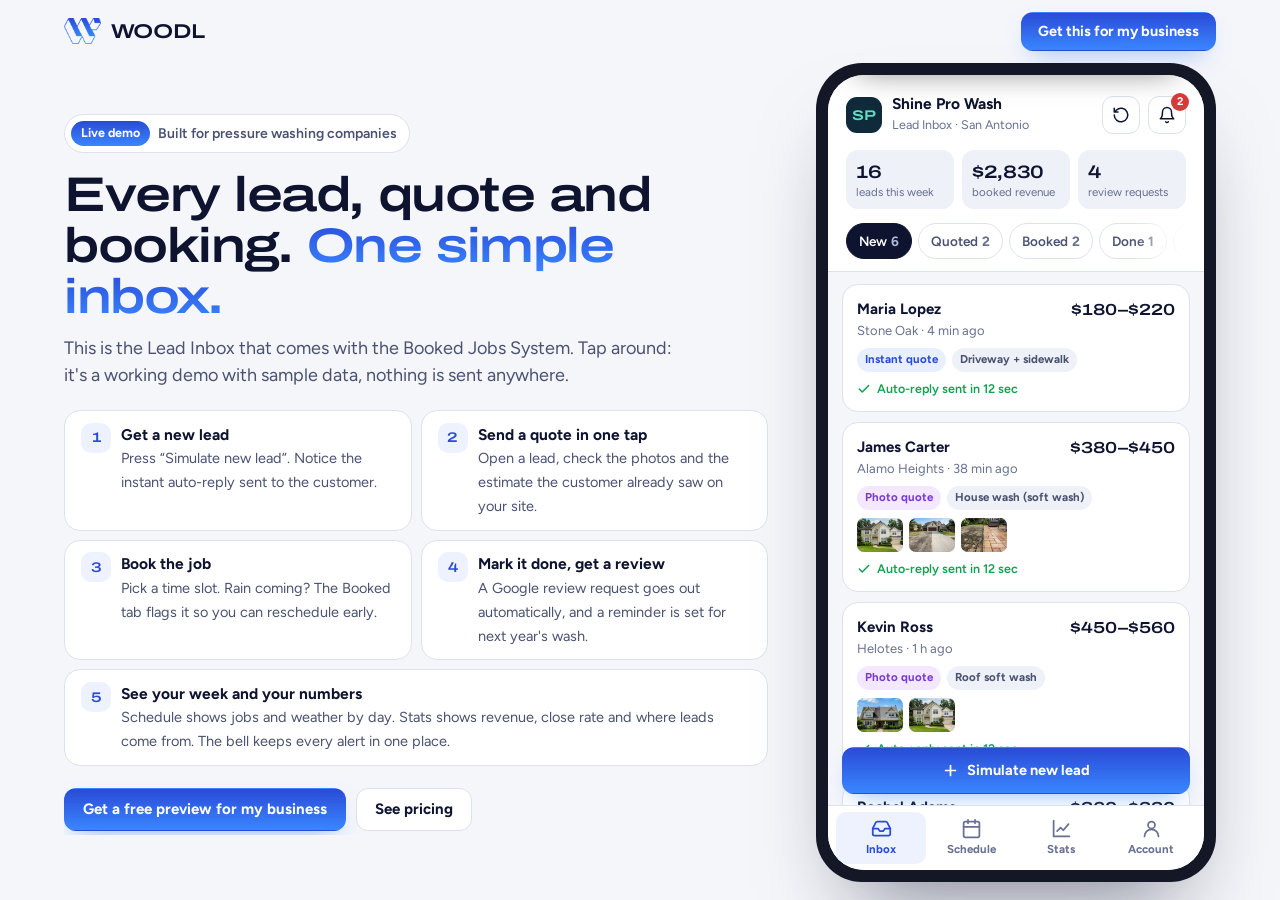
<file: demo/index.html>
<!doctype html>
<html lang="en">
<head>
<meta charset="utf-8">
<meta name="viewport" content="width=device-width, initial-scale=1, viewport-fit=cover">
<title>Lead Inbox demo | Woodl</title>
<meta name="description" content="Try the Lead Inbox: the simple system that keeps every quote request, booking and review request for a pressure washing business in one place.">
<meta name="robots" content="noindex">
<link rel="icon" type="image/png" href="../favicon.png">
<link rel="preload" href="../archivo-600-wide.woff2" as="font" type="font/woff2" crossorigin>
<link rel="preload" href="../figtree.woff2" as="font" type="font/woff2" crossorigin>
<meta property="og:title" content="Lead Inbox demo | Woodl">
<meta property="og:description" content="Every quote request, booking and review request in one place. Try the demo.">
<meta property="og:image" content="https://woodl-site.com/og.png">
<style>
  /* Layout: explainer column + phone app on desktop; the app goes full-screen on phones. Brand blue on light. */
  @font-face{font-family:"Archivo";src:url(../archivo-600-wide.woff2) format("woff2");font-weight:100 900;font-display:swap;}
  @font-face{font-family:"Figtree";src:url(../figtree.woff2) format("woff2");font-weight:300 900;font-display:swap;}
  :root{
    --bg:#F5F6FA; --surface:#fff; --surface-2:#EEF1F8; --tint:#EEF2FF; --line:#DDE1EC;
    --text:#0E1430; --text-2:#4A5270; --text-3:#677090;
    --blue:#2A4BD7; --blue-hi:#3A86FF; --grad:linear-gradient(180deg,#2A4BD7 0%,#3A86FF 100%);
    --green:#12A150; --amber:#C27C0E; --red:#D63B3B;
    --display:"Archivo","Helvetica Neue",Arial,sans-serif; --body:"Figtree",system-ui,sans-serif;
    --ease:cubic-bezier(.22,.61,.36,1);
  }
  *{box-sizing:border-box;}
  html{-webkit-text-size-adjust:100%;}
  body{margin:0;background:var(--bg);color:var(--text);font-family:var(--body);font-size:16px;line-height:1.5;-webkit-font-smoothing:antialiased;}
  button,input,select{font:inherit;color:inherit;}
  button{cursor:pointer;}
  a{color:inherit;}
  :focus-visible{outline:2px solid var(--blue-hi);outline-offset:2px;}
  h1,h2,h3{font-family:var(--display);font-weight:600;letter-spacing:-.03em;line-height:1.05;margin:0;}
  @media (prefers-reduced-motion: reduce){*,*::before,*::after{animation:none !important;transition:none !important;}}

  /* page */
  .top{display:flex;align-items:center;justify-content:space-between;max-width:1200px;margin:0 auto;padding:18px 24px;}
  .logo{display:flex;align-items:center;gap:10px;text-decoration:none;font-family:var(--display);font-size:20px;letter-spacing:-.02em;}
  .logo img{height:26px;width:auto;}
  .top .btn{padding:11px 16px;font-size:14.5px;}
  .btn{display:inline-flex;align-items:center;justify-content:center;gap:8px;border:1.5px solid transparent;border-radius:12px;padding:13px 18px;font-weight:700;font-size:15px;line-height:1;text-decoration:none;white-space:nowrap;transition:transform .35s var(--ease),box-shadow .35s var(--ease),background-color .35s var(--ease),border-color .35s var(--ease),color .35s var(--ease);}
  .btn-main{background:var(--grad);color:#fff;box-shadow:0 10px 26px -12px rgba(58,134,255,.7);}
  .btn-main:hover{transform:translateY(-2px);box-shadow:0 16px 30px -12px rgba(58,134,255,.9);}
  .btn-line{border-color:var(--line);background:#fff;}
  .btn-line:hover{border-color:var(--blue);color:var(--blue);}
  .btn svg{width:17px;height:17px;}
  .top .btn .sm{display:none;}
  .stage > *{min-width:0;}

  .stage{max-width:1200px;margin:0 auto;padding:10px 24px 70px;display:grid;grid-template-columns:1fr 400px;gap:56px;align-items:start;}
  .intro .pill{display:inline-flex;gap:8px;align-items:center;background:#fff;border:1px solid var(--line);border-radius:999px;padding:6px 12px 6px 6px;font-size:14px;font-weight:600;color:var(--text-2);}
  .intro .pill b{background:var(--grad);color:#fff;border-radius:999px;padding:3px 10px;font-size:12.5px;}
  .intro h1{font-size:clamp(34px,4.2vw,52px);margin-top:20px;}
  .intro h1 em{font-style:normal;background:var(--grad);-webkit-background-clip:text;background-clip:text;color:transparent;}
  .intro > p{color:var(--text-2);font-size:18px;max-width:34em;margin:16px 0 0;}
  .tour{list-style:none;padding:0;margin:28px 0 0;display:grid;gap:10px;counter-reset:t;}
  .tour li{counter-increment:t;display:grid;grid-template-columns:34px 1fr;gap:12px;align-items:start;background:#fff;border:1px solid var(--line);border-radius:16px;padding:14px 16px;}
  .tour li::before{content:counter(t);width:34px;height:34px;border-radius:10px;background:var(--tint);color:var(--blue);display:flex;align-items:center;justify-content:center;font-family:var(--display);font-size:15px;}
  .tour b{display:block;font-size:15.5px;}
  .tour span{font-size:14.5px;color:var(--text-2);}
  .intro-cta{display:flex;gap:10px;flex-wrap:wrap;margin-top:26px;}
  .note{font-size:13.5px;color:var(--text-3);margin-top:14px;}

  /* phone */
  .phone{position:sticky;top:16px;width:400px;height:min(820px,calc(100vh - 32px));min-height:600px;border-radius:46px;background:#141826;padding:12px;box-shadow:0 50px 90px -40px rgba(14,20,48,.55);}
  .screen{position:relative;width:100%;height:100%;border-radius:36px;overflow:hidden;background:var(--bg);display:flex;flex-direction:column;}

  /* app */
  .app-h{padding:20px 18px 12px;background:#fff;border-bottom:1px solid var(--line);}
  .app-h .row{display:flex;justify-content:space-between;align-items:center;gap:10px;}
  .biz{display:flex;align-items:center;gap:10px;}
  .biz i{width:36px;height:36px;border-radius:11px;background:#0F2A3A;color:#5FE0C3;display:flex;align-items:center;justify-content:center;font-family:var(--display);font-style:normal;font-size:14px;}
  .biz b{display:block;font-size:15.5px;line-height:1.15;}
  .biz small{font-size:12.5px;color:var(--text-3);}
  .icon-btn{width:38px;height:38px;border-radius:11px;border:1px solid var(--line);background:#fff;display:flex;align-items:center;justify-content:center;position:relative;transition:border-color .3s var(--ease);}
  .icon-btn:hover{border-color:var(--blue);}
  .icon-btn svg{width:18px;height:18px;}
  .icon-btn .dot{position:absolute;top:-4px;right:-4px;min-width:18px;height:18px;border-radius:9px;background:var(--red);color:#fff;font-size:11px;font-weight:700;display:none;align-items:center;justify-content:center;padding:0 4px;}
  .icon-btn .dot.on{display:flex;}
  .kpis{display:grid;grid-template-columns:repeat(3,1fr);gap:8px;margin-top:14px;}
  .kpi{background:var(--surface-2);border-radius:12px;padding:9px 10px;}
  .kpi b{display:block;font-family:var(--display);font-size:18px;letter-spacing:-.02em;}
  .kpi span{font-size:11.5px;color:var(--text-3);line-height:1.2;display:block;}
  .tabs{display:flex;gap:6px;margin-top:14px;overflow-x:auto;scrollbar-width:none;}
  .tabs::-webkit-scrollbar{display:none;}
  .tab{flex:none;border:1px solid var(--line);background:#fff;border-radius:999px;padding:7px 12px;font-size:13.5px;font-weight:600;color:var(--text-2);transition:all .3s var(--ease);}
  .tab b{font-weight:700;margin-left:4px;color:var(--text-3);}
  .tab.on{background:var(--text);border-color:var(--text);color:#fff;}
  .tab.on b{color:#AEB8D8;}

  .list{flex:1;min-height:0;overscroll-behavior:contain;-webkit-overflow-scrolling:touch;overflow-y:auto;padding:12px 14px 90px;display:grid;gap:10px;align-content:start;scrollbar-width:none;}
  .list::-webkit-scrollbar{display:none;}
  .card{background:#fff;border:1px solid var(--line);border-radius:16px;padding:13px 14px;text-align:left;width:100%;display:grid;gap:8px;transition:border-color .3s var(--ease),box-shadow .3s var(--ease),transform .3s var(--ease);}
  .card:hover{border-color:#C9D3F5;box-shadow:0 14px 28px -22px rgba(42,75,215,.6);}
  .card.fresh{animation:fresh 1.6s var(--ease);}
  @keyframes fresh{0%{transform:translateY(-14px);opacity:0;box-shadow:0 0 0 3px rgba(58,134,255,.6);}40%{transform:none;opacity:1;}100%{box-shadow:0 0 0 0 rgba(58,134,255,0);}}
  .c-top{display:flex;justify-content:space-between;gap:8px;align-items:flex-start;}
  .c-name{font-weight:700;font-size:15px;}
  .c-sub{font-size:13px;color:var(--text-3);}
  .c-price{font-family:var(--display);font-size:16px;white-space:nowrap;}
  .tags{display:flex;gap:6px;flex-wrap:wrap;}
  .tag{font-size:11.5px;font-weight:700;padding:3px 8px;border-radius:999px;background:var(--surface-2);color:var(--text-2);}
  .tag.src-quote{background:#E8F0FF;color:var(--blue);}
  .tag.src-photo{background:#F3E8FF;color:#7A3BD0;}
  .tag.src-book{background:#E5F6EC;color:var(--green);}
  .tag.src-call{background:#FFF3DF;color:var(--amber);}
  .tag.warn{background:#FDECEC;color:var(--red);}
  .thumbs{display:flex;gap:6px;}
  .thumbs img{width:46px;height:34px;border-radius:7px;object-fit:cover;display:block;background:#C9D1DA;}
  .sheet .thumbs img{width:76px;height:56px;border-radius:9px;}
  .reply{display:flex;align-items:center;gap:6px;font-size:12.5px;color:var(--green);font-weight:600;}
  .reply svg{width:14px;height:14px;}
  .empty{text-align:center;color:var(--text-3);font-size:14px;padding:40px 10px;}
  .day{font-size:12px;font-weight:700;color:var(--text-3);text-transform:uppercase;letter-spacing:.08em;margin:6px 2px 0;display:flex;align-items:center;gap:8px;}
  .day .wx{font-weight:600;text-transform:none;letter-spacing:0;font-size:12.5px;}

  .fab{position:absolute;left:14px;right:14px;bottom:14px;display:flex;gap:8px;}
  .fab .btn{flex:1;padding:14px;font-size:14.5px;}

  /* views + bottom nav */
  .view{flex:1;min-height:0;overflow-y:auto;overscroll-behavior:contain;scrollbar-width:none;padding:12px 14px 24px;display:none;}
  .view::-webkit-scrollbar{display:none;}
  .view.on{display:block;}
  #list.view.on{display:grid;padding-bottom:80px;}
  .bnav{display:grid;grid-template-columns:repeat(4,1fr);background:#fff;border-top:1px solid var(--line);padding:6px 8px;flex:none;position:relative;z-index:2;}
  .bnav button{border:0;background:none;display:grid;justify-items:center;gap:2px;padding:6px 0;font-size:11.5px;font-weight:700;color:var(--text-3);border-radius:10px;transition:color .3s var(--ease),background-color .3s var(--ease);}
  .bnav button svg{width:21px;height:21px;}
  .bnav button.on{color:var(--blue);background:var(--tint);}
  .bnav button:hover{color:var(--blue);}
  .fab{bottom:76px !important;}
  .screen:not(.inbox) .fab{display:none;}
  .screen:not(.inbox) .tabs{display:none;}
  .tabs{cursor:grab;-webkit-mask:linear-gradient(90deg,#000 85%,transparent);mask:linear-gradient(90deg,#000 85%,transparent);}
  .tabs.end{-webkit-mask:none;mask:none;}
  .tabs.drag{cursor:grabbing;}
  /* stats */
  .seg{display:inline-flex;background:var(--surface-2);border-radius:10px;padding:3px;gap:2px;margin-bottom:10px;}
  .seg button{border:0;background:none;padding:6px 12px;border-radius:8px;font-size:12.5px;font-weight:700;color:var(--text-3);transition:all .3s var(--ease);}
  .seg button.on{background:#fff;color:var(--text);box-shadow:0 2px 6px -2px rgba(14,20,48,.2);}
  .sgrid{display:grid;grid-template-columns:1fr 1fr;gap:8px;}
  .scard{background:#fff;border:1px solid var(--line);border-radius:16px;padding:12px 13px;}
  .scard.full{grid-column:1 / -1;}
  .scard small{display:block;font-size:12px;color:var(--text-3);font-weight:600;}
  .scard b.big{display:block;font-family:var(--display);font-size:22px;letter-spacing:-.02em;margin-top:2px;}
  .delta{font-size:11.5px;font-weight:700;color:var(--green);}
  .delta.dn{color:var(--red);}
  .sh{display:flex;justify-content:space-between;align-items:baseline;margin-bottom:10px;}
  .sh b{font-size:14px;}
  .sh span{font-size:12px;color:var(--text-3);}
  .bars{display:grid;grid-template-columns:repeat(7,1fr);gap:6px;height:120px;}
  .bars div{display:flex;flex-direction:column;justify-content:flex-end;align-items:center;gap:4px;height:100%;}
  .bars em{font-style:normal;font-size:10px;font-weight:700;color:var(--text-2);}
  .bars i{width:100%;border-radius:6px 6px 3px 3px;background:var(--grad);display:block;transform-origin:bottom;animation:grow .7s var(--ease) both;}
  .bars i.lo{background:#C9D6FB;}
  .bars span{font-size:10.5px;color:var(--text-3);font-weight:600;}
  @keyframes grow{from{transform:scaleY(0)}}
  .hb{display:grid;gap:9px;}
  .hb .r{display:grid;grid-template-columns:96px 1fr 38px;gap:8px;align-items:center;font-size:12.5px;}
  .hb .r span:first-child{color:var(--text-2);font-weight:600;}
  .hb .t{height:9px;border-radius:5px;background:var(--surface-2);overflow:hidden;}
  .hb .t i{display:block;height:100%;border-radius:5px;background:var(--blue-hi);animation:wgrow .8s var(--ease) both;transform-origin:left;}
  @keyframes wgrow{from{transform:scaleX(0)}}
  .hb .r b{text-align:right;font-size:12.5px;}
  .stars{color:#F5A524;letter-spacing:1px;font-size:13px;}
  /* schedule */
  .wk{display:grid;grid-template-columns:repeat(7,1fr);gap:4px;margin-bottom:12px;}
  .wk button{border:1px solid var(--line);background:#fff;border-radius:12px;padding:7px 0;display:grid;justify-items:center;gap:1px;font-size:11px;color:var(--text-3);font-weight:600;transition:all .3s var(--ease);position:relative;}
  .wk button b{font-size:15px;color:var(--text);font-family:var(--display);}
  .wk button.on{background:var(--text);border-color:var(--text);color:#AEB8D8;}
  .wk button.on b{color:#fff;}
  .wk button .jd{position:absolute;bottom:3px;width:5px;height:5px;border-radius:50%;background:var(--blue-hi);}
  .wk button.rain .jd{background:var(--red);}
  .wx-bar{display:flex;justify-content:space-between;align-items:center;background:#fff;border:1px solid var(--line);border-radius:14px;padding:10px 12px;margin-bottom:10px;font-size:13px;}
  .wx-bar b{font-size:14px;}
  .job{display:grid;grid-template-columns:54px 1fr;gap:10px;background:#fff;border:1px solid var(--line);border-radius:14px;padding:11px 12px;margin-bottom:8px;text-align:left;width:100%;transition:border-color .3s var(--ease);}
  .job:hover{border-color:#C9D3F5;}
  .job time{font-size:12px;font-weight:700;color:var(--blue);line-height:1.25;}
  .job b{display:block;font-size:14px;}
  .job span{font-size:12.5px;color:var(--text-3);}
  /* notifications */
  .np{position:absolute;z-index:6;top:72px;right:12px;left:12px;background:#fff;border:1px solid var(--line);border-radius:18px;box-shadow:0 30px 60px -24px rgba(14,20,48,.45);max-height:70%;display:flex;flex-direction:column;opacity:0;visibility:hidden;transform:translateY(-8px) scale(.98);transform-origin:top right;transition:opacity .25s var(--ease),transform .25s var(--ease),visibility .25s;}
  .np.open{opacity:1;visibility:visible;transform:none;}
  .np-h{display:flex;justify-content:space-between;align-items:center;padding:12px 14px;border-bottom:1px solid var(--line);}
  .np-h b{font-size:15px;}
  .np-h button{border:0;background:none;color:var(--blue);font-weight:700;font-size:12.5px;}
  .np-l{overflow-y:auto;padding:8px;scrollbar-width:none;display:grid;gap:6px;}
  .ni{display:grid;grid-template-columns:32px 1fr auto;gap:10px;align-items:start;padding:10px;border-radius:12px;width:100%;border:0;background:none;text-align:left;transition:background-color .3s var(--ease);}
  .ni:hover{background:var(--surface-2);}
  .ni.unread{background:var(--tint);box-shadow:inset 3px 0 0 var(--blue);}
  .ni i{width:32px;height:32px;border-radius:9px;display:flex;align-items:center;justify-content:center;font-style:normal;font-size:15px;background:var(--surface-2);}
  .ni b{display:block;font-size:13.5px;line-height:1.3;}
  .ni span{font-size:12.5px;color:var(--text-2);line-height:1.35;display:block;}
  .ni small{font-size:11px;color:var(--text-3);white-space:nowrap;}

  /* settings */
  .set-card{background:#fff;border:1px solid var(--line);border-radius:16px;padding:14px;margin-bottom:10px;}
  .set-card h4{margin:0 0 10px;font-size:13px;text-transform:uppercase;letter-spacing:.08em;color:var(--text-3);}
  .prof{display:flex;gap:12px;align-items:center;}
  .prof i{width:46px;height:46px;border-radius:14px;background:#0F2A3A;color:#5FE0C3;display:flex;align-items:center;justify-content:center;font-family:var(--display);font-style:normal;font-size:17px;flex:none;}
  .prof b{display:block;font-size:15.5px;}
  .prof span{font-size:12.5px;color:var(--text-3);}
  .sf{display:grid;gap:5px;margin-bottom:10px;}
  .sf:last-child{margin-bottom:0;}
  .sf label{font-size:12.5px;font-weight:700;color:var(--text-2);}
  .sf input,.sf select{width:100%;height:42px;border:1.5px solid var(--line);border-radius:11px;padding:0 12px;font-size:15px;background:#fff;color:var(--text);transition:border-color .3s var(--ease),box-shadow .3s var(--ease);-webkit-appearance:none;appearance:none;}
  .sf select{background-image:url("data:image/svg+xml,%3Csvg xmlns='http://www.w3.org/2000/svg' viewBox='0 0 24 24' fill='none' stroke='%23677090' stroke-width='2.2' stroke-linecap='round'%3E%3Cpath d='m6 9 6 6 6-6'/%3E%3C/svg%3E");background-repeat:no-repeat;background-position:right 10px center;background-size:16px;padding-right:34px;}
  .sf input:focus,.sf select:focus{outline:none;border-color:var(--blue);box-shadow:0 0 0 4px rgba(42,75,215,.14);}
  .sf2{display:grid;grid-template-columns:1fr 1fr;gap:8px;}
  .tg{display:flex;justify-content:space-between;align-items:center;gap:12px;padding:9px 0;border-top:1px solid var(--line);font-size:14px;}
  .tg:first-of-type{border-top:0;padding-top:0;}
  .tg small{display:block;font-size:12px;color:var(--text-3);}
  .sw{position:relative;width:44px;height:26px;flex:none;}
  .sw input{position:absolute;opacity:0;inset:0;margin:0;cursor:pointer;z-index:1;}
  .sw span{position:absolute;inset:0;border-radius:13px;background:#CBD2E1;transition:background-color .3s var(--ease);}
  .sw span::after{content:"";position:absolute;top:3px;left:3px;width:20px;height:20px;border-radius:50%;background:#fff;box-shadow:0 2px 6px rgba(0,0,0,.2);transition:transform .3s var(--ease);}
  .sw input:checked + span{background:var(--blue);}
  .sw input:checked + span::after{transform:translateX(18px);}
  .wx-src{font-size:12px;color:var(--text-3);margin:-4px 0 10px;display:flex;align-items:center;gap:6px;}
  .wx-src i{width:7px;height:7px;border-radius:50%;background:var(--green);display:inline-block;}
  .wx-src.off i{background:var(--amber);}
  .tag.sample{background:#FFF3DF;color:var(--amber);}
  .toast{touch-action:none;cursor:grab;}
  .toast.drag{transition:none;}
  /* lead form popup */
  .fm{position:fixed;inset:0;z-index:150;display:flex;align-items:center;justify-content:center;padding:16px;background:rgba(5,10,31,.6);backdrop-filter:blur(6px);-webkit-backdrop-filter:blur(6px);opacity:0;visibility:hidden;transition:opacity .25s var(--ease),visibility .25s;}
  .fm.open{opacity:1;visibility:visible;}
  .fm-box{position:relative;width:100%;max-width:480px;max-height:calc(100dvh - 32px);overflow:auto;background:#fff;border-radius:22px;padding:24px;transform:translateY(12px);transition:transform .3s var(--ease);box-shadow:0 40px 80px -30px rgba(0,0,0,.5);}
  .fm.open .fm-box{transform:none;}
  .fm-box h3{font-size:22px;padding-right:44px;}
  .fm-box .sub{color:var(--text-2);font-size:14.5px;margin:6px 0 14px;}
  .fm-x{position:absolute;top:14px;right:14px;width:38px;height:38px;border-radius:11px;border:1px solid var(--line);background:var(--surface-2);display:flex;align-items:center;justify-content:center;transition:transform .35s var(--ease);}
  .fm-x:hover{transform:rotate(90deg);}
  .fm-x svg{width:18px;height:18px;}
  .ff{display:grid;gap:5px;margin-bottom:11px;}
  .ff label{font-size:13.5px;font-weight:700;}
  .ff label span{font-weight:500;color:var(--text-3);}
  .ff input{width:100%;height:46px;border:1.5px solid #B9C0D3;border-radius:11px;padding:0 13px;font-size:16px;background:#fff;transition:border-color .2s,box-shadow .2s;}
  .ff input:focus{outline:none;border-color:var(--blue);box-shadow:0 0 0 4px rgba(42,75,215,.15);}
  .ff.err input{border-color:var(--red);}
  .ff .msg{display:none;font-size:12.5px;color:var(--red);}
  .ff.err .msg{display:block;}
  .ff2{display:grid;grid-template-columns:1fr 1fr;gap:10px;}
  .ff .tel{position:relative;}
  .ff .tel em{position:absolute;left:12px;top:50%;transform:translateY(-50%);font-style:normal;font-weight:600;font-size:14.5px;color:var(--text-2);padding-right:9px;border-right:1px solid var(--line);}
  .ff .tel input{padding-left:66px;}
  .fhint{font-size:12.5px;color:var(--text-3);margin:-4px 0 11px;}
  .fhint.err{color:var(--red);}
  .fm-box .btn{width:100%;padding:16px;font-size:16px;margin-top:2px;}
  .fm-box small{display:block;text-align:center;font-size:12.5px;color:var(--text-3);margin-top:10px;}
  .fm-box small.err{color:var(--red);font-weight:600;}
  .fm-done{display:none;text-align:center;padding:16px 0 6px;}
  .fm-done .ok{width:60px;height:60px;border-radius:50%;background:var(--grad);color:#fff;display:flex;align-items:center;justify-content:center;margin:0 auto 14px;}
  .fm-done .ok svg{width:28px;height:28px;}
  .fm-done p{color:var(--text-2);font-size:15px;margin:8px 0 0;}
  .fm-box.sent form{display:none;}
  .fm-box.sent .fm-done{display:block;}
  @media (max-width:520px){.ff2{grid-template-columns:1fr;gap:0;}.fm-box{padding:18px 16px;}.fm-box .sub{display:none;}.fm-box h3{font-size:20px;margin-bottom:12px;}.ff input{height:44px;}}

  /* photo lightbox */
  .thumbs img{cursor:zoom-in;transition:transform .3s var(--ease);}
  .thumbs img:hover{transform:scale(1.05);}
  .lb{position:fixed;inset:0;z-index:200;background:#05070F;display:flex;flex-direction:column;opacity:0;visibility:hidden;transition:opacity .25s var(--ease),visibility .25s;}
  .lb.open{opacity:1;visibility:visible;}
  .lb-top{display:flex;justify-content:space-between;align-items:center;padding:calc(14px + env(safe-area-inset-top)) 16px 0;color:#fff;font-size:14px;font-weight:600;}
  .lb-top span{opacity:.8;}
  .lb button{border:0;background:rgba(255,255,255,.12);color:#fff;width:44px;height:44px;border-radius:12px;display:flex;align-items:center;justify-content:center;cursor:pointer;transition:background-color .3s var(--ease);}
  .lb button:hover{background:rgba(255,255,255,.22);}
  .lb button svg{width:20px;height:20px;}
  .lb-stage{flex:1;min-height:0;display:flex;align-items:center;justify-content:center;padding:10px 16px;position:relative;}
  .lb-stage img{max-width:100%;max-height:100%;object-fit:contain;border-radius:12px;transition:opacity .2s var(--ease);user-select:none;-webkit-user-drag:none;}
  .lb-nav{position:absolute;top:50%;transform:translateY(-50%);}
  .lb-prev{left:16px;} .lb-next{right:16px;}
  .lb-cap{text-align:center;color:rgba(255,255,255,.75);font-size:13.5px;padding:8px 16px calc(18px + env(safe-area-inset-bottom));}
  @media (max-width:520px){.lb-nav{top:auto;bottom:calc(10px + env(safe-area-inset-bottom));transform:none;}.lb-cap{padding-bottom:calc(68px + env(safe-area-inset-bottom));}}

  /* sheet */
  .sheet-bg{position:absolute;z-index:3;inset:0;background:rgba(14,20,48,.38);opacity:0;visibility:hidden;transition:opacity .3s var(--ease),visibility .3s;}
  .sheet{position:absolute;z-index:4;left:0;right:0;bottom:0;max-height:88%;overflow-y:auto;overscroll-behavior:contain;background:#fff;border-radius:24px 24px 0 0;padding:10px 18px 22px;transform:translateY(100%);transition:transform .45s var(--ease);}
  .open .sheet-bg{opacity:1;visibility:visible;}
  .open .sheet{transform:none;}
  .sh-x{position:absolute;top:12px;right:12px;width:34px;height:34px;border-radius:10px;border:1px solid var(--line);background:#fff;display:flex;align-items:center;justify-content:center;transition:border-color .3s var(--ease);}
  .sh-x:hover{border-color:var(--blue);}
  .sheet .c-top{padding-right:44px;}
  .grab{width:44px;height:5px;border-radius:3px;background:var(--line);margin:0 auto 12px;}
  .sheet h3{font-size:20px;white-space:nowrap;overflow:hidden;text-overflow:ellipsis;}
  .sheet .c-top{align-items:center;}
  .sheet .c-top > div{min-width:0;}
  .sheet .c-top .tag{white-space:nowrap;flex:none;}
  .kv{display:grid;grid-template-columns:96px 1fr;gap:6px 10px;margin-top:14px;font-size:14px;}
  .kv dt{color:var(--text-3);}
  .kv dd{margin:0;font-weight:600;}
  .msg{margin-top:14px;background:var(--surface-2);border-radius:14px;padding:12px 14px;font-size:13.5px;color:var(--text-2);}
  .msg b{display:block;color:var(--text);font-size:12.5px;margin-bottom:4px;}
  .acts{display:grid;grid-template-columns:1fr 1fr;gap:8px;margin-top:16px;}
  .acts .btn{padding:13px 10px;font-size:14px;}
  .acts .wide{grid-column:1 / -1;}
  .slots{display:flex;gap:6px;flex-wrap:wrap;margin-top:10px;}
  .slot{border:1.5px solid var(--line);background:#fff;border-radius:10px;padding:8px 10px;font-size:13px;font-weight:600;transition:all .3s var(--ease);}
  .slot.on{border-color:var(--blue);background:var(--tint);color:var(--blue);}
  .flow{display:flex;gap:4px;margin-top:14px;}
  .flow i{flex:1;height:5px;border-radius:3px;background:var(--line);transition:background .4s var(--ease);}
  .flow i.on{background:var(--blue-hi);}
  .flow-l{display:flex;justify-content:space-between;font-size:11px;color:var(--text-3);margin-top:5px;}

  /* toast + notification */
  .toast{position:absolute;left:14px;right:14px;top:14px;z-index:5;background:var(--text);color:#fff;border-radius:14px;padding:12px 14px;font-size:13.5px;display:flex;gap:10px;align-items:center;transform:translateY(-140%);transition:transform .45s var(--ease);box-shadow:0 18px 30px -16px rgba(0,0,0,.6);}
  .toast.show{transform:none;}
  .toast i{width:28px;height:28px;border-radius:8px;background:var(--grad);display:flex;align-items:center;justify-content:center;flex:none;}
  .toast i svg{width:15px;height:15px;color:#fff;}
  .toast b{display:block;font-size:13px;}

  .banner{margin:4px 0 0;background:var(--grad);color:#fff;border-radius:16px;padding:14px;display:grid;gap:8px;}
  .banner b{font-size:15px;}
  .banner span{font-size:13px;opacity:.9;}
  .banner a{justify-self:start;background:#fff;color:var(--blue);border-radius:10px;padding:9px 12px;font-weight:700;font-size:13.5px;text-decoration:none;}


  /* desktop: whole demo fits one screen, no page scroll */
  @media (min-width:981px) and (min-height:600px){
    html,body{height:100%;overflow:hidden;}
    body{display:flex;flex-direction:column;}
    .top{flex:none;padding:12px 24px;width:100%;}
    .stage{flex:1;min-height:0;width:100%;padding:0 24px 18px;align-items:center;gap:48px;}
    .intro{max-height:100%;overflow:auto;scrollbar-width:none;padding:4px 0;}
    .intro::-webkit-scrollbar{display:none;}
    .intro h1{font-size:clamp(30px,5.4vh,50px);margin-top:clamp(10px,1.8vh,20px);}
    .intro > p{font-size:clamp(15.5px,2.1vh,18px);margin-top:clamp(8px,1.4vh,16px);}
    .tour{margin-top:clamp(14px,2.4vh,28px);gap:clamp(6px,1vh,10px);}
    .tour li{padding:clamp(8px,1.3vh,14px) 16px;}
    .tour span{font-size:clamp(13px,1.75vh,14.5px);}
    .intro-cta{margin-top:clamp(14px,2.4vh,26px);}
    .note{margin-top:clamp(8px,1.2vh,14px);}
    .phone{position:relative;top:0;height:100%;max-height:820px;min-height:0;align-self:center;}
  }
  @media (min-width:981px) and (min-height:600px) and (max-height:920px){
    .tour{grid-template-columns:1fr 1fr;}
    .tour li:last-child{grid-column:1 / -1;}
    .tour li{grid-template-columns:30px 1fr;gap:10px;}
    .tour li::before{width:30px;height:30px;font-size:14px;}
    .note{display:none;}
  }
  @media (min-width:981px) and (max-height:700px){
    .intro > p{display:none;}
  }
  @media (max-width:980px){
    .stage{grid-template-columns:1fr;gap:28px;}
    .phone{position:relative;top:0;margin:0 auto;}
  }
  /* tap-to-activate overlay (phones only) */
  .tap-lock{display:none;}
  @media (max-width:520px){
    .top{padding:12px 16px;}
    .top .btn .lg{display:none;}
    .top .btn .sm{display:inline;}
    .stage{padding:2px 16px 40px;gap:18px;}
    .intro .pill{font-size:13px;}
    .intro h1{font-size:27px;margin-top:14px;}
    .intro > p{font-size:15px;margin-top:8px;}
    .tour,.intro-cta,.note{display:none;}
    .phone{width:calc(100% - 16px);margin:0 auto;height:min(760px,calc(100dvh - 72px));min-height:520px;border-radius:40px;padding:9px;background:#141826;box-shadow:0 30px 60px -30px rgba(14,20,48,.55);}
    .screen{border-radius:31px;}
    .app-h{padding:16px 14px 10px;}
    .kpi b{font-size:16px;}
    .kpi span{font-size:11px;}
    .np{top:68px;}
    .tap-lock{display:flex;position:absolute;inset:0;z-index:20;border-radius:inherit;align-items:center;justify-content:center;flex-direction:column;gap:12px;background:rgba(245,246,250,.35);backdrop-filter:blur(7px);-webkit-backdrop-filter:blur(7px);transition:opacity .35s var(--ease),visibility .35s;cursor:pointer;-webkit-tap-highlight-color:transparent;}
    .tap-lock b{display:inline-flex;align-items:center;gap:10px;background:var(--grad);color:#fff;font-size:16px;padding:15px 22px;border-radius:14px;box-shadow:0 16px 34px -14px rgba(42,75,215,.8);}
    .tap-lock b svg{width:20px;height:20px;}
    .tap-lock span{font-size:13.5px;font-weight:600;color:var(--text-2);background:rgba(255,255,255,.85);padding:6px 12px;border-radius:999px;}
    .tap-lock b::after{content:"";position:absolute;}
    .phone.live .tap-lock{opacity:0;visibility:hidden;pointer-events:none;}
    .phone.live .app-h,.phone.live .bnav,.phone.live .fab,.phone.live .toast{touch-action:none;}
    .phone.live .tabs{touch-action:pan-x;}
    .phone.live .view,.phone.live .sheet,.phone.live .np-l{touch-action:pan-y;}
    .tap-lock .pulse{animation:tapPulse 1.8s var(--ease) infinite;}
    @keyframes tapPulse{0%,100%{transform:scale(1)}50%{transform:scale(1.04)}}
  }
</style>
<script src="../a.js" defer></script>
</head>
<body>
<svg width="0" height="0" style="position:absolute" aria-hidden="true">
  <symbol id="i-bell" viewBox="0 0 24 24"><path fill="none" stroke="currentColor" stroke-width="2" stroke-linecap="round" stroke-linejoin="round" d="M6 8a6 6 0 1 1 12 0c0 7 3 9 3 9H3s3-2 3-9M10.3 21a1.9 1.9 0 0 0 3.4 0"/></symbol>
  <symbol id="i-reset" viewBox="0 0 24 24"><path fill="none" stroke="currentColor" stroke-width="2" stroke-linecap="round" stroke-linejoin="round" d="M3 12a9 9 0 1 0 3-6.7L3 8M3 3v5h5"/></symbol>
  <symbol id="i-check" viewBox="0 0 24 24"><path fill="none" stroke="currentColor" stroke-width="2.6" stroke-linecap="round" stroke-linejoin="round" d="M20 6 9 17l-5-5"/></symbol>
  <symbol id="i-phone" viewBox="0 0 24 24"><path fill="none" stroke="currentColor" stroke-width="2" stroke-linecap="round" stroke-linejoin="round" d="M22 16.9v3a2 2 0 0 1-2.2 2 19.8 19.8 0 0 1-8.6-3.1 19.5 19.5 0 0 1-6-6A19.8 19.8 0 0 1 2.1 4.2 2 2 0 0 1 4.1 2h3a2 2 0 0 1 2 1.7c.1.9.4 1.8.7 2.7a2 2 0 0 1-.5 2.1L8 9.8a16 16 0 0 0 6 6l1.3-1.3a2 2 0 0 1 2.1-.4c.9.3 1.8.6 2.7.7a2 2 0 0 1 1.7 2z"/></symbol>
  <symbol id="i-msg" viewBox="0 0 24 24"><path fill="none" stroke="currentColor" stroke-width="2" stroke-linecap="round" stroke-linejoin="round" d="M21 11.5a8.4 8.4 0 0 1-12.4 7.4L3 21l2-5.5A8.4 8.4 0 1 1 21 11.5z"/></symbol>
  <symbol id="i-plus" viewBox="0 0 24 24"><path fill="none" stroke="currentColor" stroke-width="2.4" stroke-linecap="round" d="M12 5v14M5 12h14"/></symbol>
  <symbol id="i-star" viewBox="0 0 24 24"><path fill="currentColor" d="M12 2.5l2.9 6.2 6.6.7-5 4.5 1.4 6.6L12 17.2l-5.9 3.3 1.4-6.6-5-4.5 6.6-.7z"/></symbol>
</svg>

<header class="top">
  <a class="logo" href="../"><img src="../logo.png" alt="" width="227" height="160">WOODL</a>
  <a class="btn btn-main" href="../?ref=demo#contact" data-open-form><span class="lg">Get this for my business</span><span class="sm">Get yours</span></a>
</header>

<main class="stage">
  <section class="intro">
    <span class="pill"><b>Live demo</b>Built for pressure washing companies</span>
    <h1>Every lead, quote and booking. <em>One simple inbox.</em></h1>
    <p>This is the Lead Inbox that comes with the Booked Jobs System. Tap around: it's a working demo with sample data, nothing is sent anywhere.</p>
    <ol class="tour">
      <li><div><b>Get a new lead</b><span>Press “Simulate new lead”. Notice the instant auto-reply sent to the customer.</span></div></li>
      <li><div><b>Send a quote in one tap</b><span>Open a lead, check the photos and the estimate the customer already saw on your site.</span></div></li>
      <li><div><b>Book the job</b><span>Pick a time slot. Rain coming? The Booked tab flags it so you can reschedule early.</span></div></li>
      <li><div><b>Mark it done, get a review</b><span>A Google review request goes out automatically, and a reminder is set for next year's wash.</span></div></li>
      <li><div><b>See your week and your numbers</b><span>Schedule shows jobs and weather by day. Stats shows revenue, close rate and where leads come from. The bell keeps every alert in one place.</span></div></li>
    </ol>
    <div class="intro-cta">
      <a class="btn btn-main" href="../?ref=demo#contact" data-open-form>Get a free preview for my business</a>
      <a class="btn btn-line" href="../#pricing">See pricing</a>
    </div>
    <p class="note">Demo data only. Your real inbox works on any phone, no app to install.</p>
  </section>

  <div class="phone">
    <div class="screen inbox" id="screen">
      <button class="tap-lock" id="tapLock" type="button" aria-label="Tap to try the demo"><b class="pulse"><svg viewBox="0 0 24 24" fill="none" stroke="currentColor" stroke-width="2.2" stroke-linecap="round" stroke-linejoin="round"><path d="M9 11V5.5a1.5 1.5 0 0 1 3 0V10m0-1.5a1.5 1.5 0 0 1 3 0V11m0-1a1.5 1.5 0 0 1 3 0v3.5A6.5 6.5 0 0 1 11.5 20h-.7a6 6 0 0 1-4.6-2.2L3.6 14.6a1.5 1.5 0 0 1 2.2-2L9 15"/></svg>Tap to try the demo</b><span>Scroll and tap inside the app</span></button>
      <div class="toast" id="toast" role="status"><i><svg><use href="#i-check"/></svg></i><div id="toastTxt"></div></div>
      <div class="app-h">
        <div class="row">
          <div class="biz"><i id="bizIni">SP</i><div><b id="bizName">Shine Pro Wash</b><small id="bizSub">Lead Inbox · San Antonio</small></div></div>
          <div style="display:flex;gap:8px">
            <button class="icon-btn" id="resetBtn" aria-label="Reset demo" title="Reset demo"><svg><use href="#i-reset"/></svg></button>
            <button class="icon-btn" id="bellBtn" aria-label="Notifications"><svg><use href="#i-bell"/></svg><span class="dot" id="dot">0</span></button>
          </div>
        </div>
        <div class="kpis">
          <div class="kpi"><b id="kLeads">0</b><span>leads this week</span></div>
          <div class="kpi"><b id="kBooked">$0</b><span>booked revenue</span></div>
          <div class="kpi"><b id="kReviews">0</b><span>review requests</span></div>
        </div>
        <div class="tabs" role="tablist" id="tabs"></div>
      </div>
      <div class="list view on" id="list"></div>
      <div class="view" id="vSched"></div>
      <div class="view" id="vStats"></div>
      <div class="view" id="vSet"></div>
      <nav class="bnav" id="bnav">
        <button class="on" data-view="list"><svg viewBox="0 0 24 24" fill="none" stroke="currentColor" stroke-width="2" stroke-linecap="round" stroke-linejoin="round"><path d="M22 12h-6l-2 3h-4l-2-3H2"/><path d="M5.5 5.1 2 12v6a2 2 0 0 0 2 2h16a2 2 0 0 0 2-2v-6l-3.5-6.9A2 2 0 0 0 16.8 4H7.2a2 2 0 0 0-1.7 1.1z"/></svg>Inbox</button>
        <button data-view="vSched"><svg viewBox="0 0 24 24" fill="none" stroke="currentColor" stroke-width="2" stroke-linecap="round" stroke-linejoin="round"><rect x="3" y="4" width="18" height="18" rx="2"/><path d="M16 2v4M8 2v4M3 10h18"/></svg>Schedule</button>
        <button data-view="vStats"><svg viewBox="0 0 24 24" fill="none" stroke="currentColor" stroke-width="2" stroke-linecap="round" stroke-linejoin="round"><path d="M3 3v18h18"/><path d="M7 15l4-4 3 3 6-7"/></svg>Stats</button>
        <button data-view="vSet"><svg viewBox="0 0 24 24" fill="none" stroke="currentColor" stroke-width="2" stroke-linecap="round" stroke-linejoin="round"><circle cx="12" cy="8" r="4"/><path d="M4 21a8 8 0 0 1 16 0"/></svg>Account</button>
      </nav>
      <div class="np" id="np" role="dialog" aria-label="Notifications"><div class="np-h"><b>Notifications</b><button id="npAll">Mark all read</button></div><div class="np-l" id="npL"></div></div>
      <div class="fab"><button class="btn btn-main" id="simBtn"><svg><use href="#i-plus"/></svg>Simulate new lead</button></div>
      <div class="sheet-bg" id="sheetBg"></div>
      <div class="sheet" id="sheet" role="dialog" aria-modal="true" aria-labelledby="shTitle"></div>
    </div>
  </div>
</main>

<div class="fm" id="fm" role="dialog" aria-modal="true" aria-labelledby="fmT" aria-hidden="true">
  <div class="fm-box" id="fmBox">
    <button class="fm-x" type="button" data-close-form aria-label="Close"><svg viewBox="0 0 24 24" fill="none" stroke="currentColor" stroke-width="2.4" stroke-linecap="round"><path d="M6 6l12 12M18 6 6 18"/></svg></button>
    <form id="fmForm" novalidate>
      <h3 id="fmT">Get your free website preview</h3>
      <p class="sub">Tell me about your business. I'll design a custom homepage preview with this Lead Inbox and send it within 1–2 business days.</p>
      <div class="ff"><label for="f-name">Your name</label><input id="f-name" name="name" autocomplete="name" placeholder="John Smith" required><span class="msg">Please enter your name.</span></div>
      <div class="ff"><label for="f-biz">Business name</label><input id="f-biz" name="business" autocomplete="organization" placeholder="Smith Pressure Washing" required><span class="msg">Please enter your business name.</span></div>
      <div class="ff2">
        <div class="ff"><label for="f-email">Email</label><input id="f-email" name="email" type="email" inputmode="email" autocomplete="email" placeholder="john@smithwash.com"><span class="msg">Please enter a valid email.</span></div>
        <div class="ff"><label for="f-phone">Phone</label><div class="tel"><em>US +1</em><input id="f-phone" name="phone" type="tel" inputmode="numeric" autocomplete="tel-national" placeholder="(210) 555-0123" maxlength="14"></div><span class="msg">Please enter a 10-digit US number.</span></div>
      </div>
      <p class="fhint" id="fHint">Fill in at least one so I can send you the preview.</p>
      <div class="ff"><label for="f-link">Website or Google Maps link <span>(optional)</span></label><input id="f-link" name="link" inputmode="url" placeholder="https://maps.app.goo.gl/…"></div>
      <div style="position:absolute;left:-9999px;width:1px;height:1px;overflow:hidden" aria-hidden="true"><label>Company website<input name="company_website" tabindex="-1" autocomplete="off"></label></div>
      <button class="btn btn-main" type="submit" id="fBtn">Send my request</button>
      <small id="fNote">Your information stays private. See the <a href="../privacy.html">Privacy Policy</a>.</small>
    </form>
    <div class="fm-done" role="status"><div class="ok"><svg viewBox="0 0 24 24" fill="none" stroke="currentColor" stroke-width="2.6" stroke-linecap="round" stroke-linejoin="round"><path d="M20 6 9 17l-5-5"/></svg></div><h3 style="padding:0">Request received!</h3><p>Thank you. I'll send your free preview within 1–2 business days. Keep an eye on your inbox or phone.</p></div>
  </div>
</div>

<div class="lb" id="lb" role="dialog" aria-modal="true" aria-label="Customer photos">
  <div class="lb-top"><span id="lbCount">1 / 3</span><button id="lbClose" aria-label="Close"><svg viewBox="0 0 24 24" fill="none" stroke="currentColor" stroke-width="2.4" stroke-linecap="round"><path d="M6 6l12 12M18 6 6 18"/></svg></button></div>
  <div class="lb-stage"><img id="lbImg" alt=""></div>
  <button class="lb-nav lb-prev" id="lbPrev" aria-label="Previous photo"><svg viewBox="0 0 24 24" fill="none" stroke="currentColor" stroke-width="2.4" stroke-linecap="round" stroke-linejoin="round"><path d="M15 6l-6 6 6 6"/></svg></button><button class="lb-nav lb-next" id="lbNext" aria-label="Next photo"><svg viewBox="0 0 24 24" fill="none" stroke="currentColor" stroke-width="2.4" stroke-linecap="round" stroke-linejoin="round"><path d="M9 6l6 6-6 6"/></svg></button>
  <div class="lb-cap" id="lbCap"></div>
</div>

<script>
(function(){
  const $ = (s, r=document) => r.querySelector(s), $$ = (s, r=document) => [...r.querySelectorAll(s)];
  const esc = s => String(s).replace(/[&<>"]/g, c => ({'&':'&amp;','<':'&lt;','>':'&gt;','"':'&quot;'}[c]));
  const SRC = {quote:['Instant quote','src-quote'], photo:['Photo quote','src-photo'], book:['Online booking','src-book'], call:['Missed call','src-call']};
  const PH = ['house','driveway','patio','roof','brick','pool'];
  const pics = (l,n) => { const k = /house/i.test(l.service)?'house':/patio|paver/i.test(l.service)?'patio':/roof/i.test(l.service)?'roof':/drive/i.test(l.service)?'driveway':'brick'; const list = [k, ...PH.filter(x => x !== k)]; return Array.from({length:Math.min(l.photos,n)},(_,i)=>`<img src="../work/img/${list[i]}-sm.webp" data-full="../work/img/${list[i]}.webp" data-lead="${l.id}" alt="Customer photo" loading="lazy">`).join(''); };
  const STAGES = [['new','New'],['quoted','Quoted'],['booked','Booked'],['done','Done'],['reminders','Reminders']];

  const seed = () => ([
    {id:1, name:'Maria Lopez', area:'Stone Oak', service:'Driveway + sidewalk', size:'2-car driveway', src:'quote', est:[180,220], stage:'new', ago:'4 min ago', photos:0},
    {id:2, name:'James Carter', area:'Alamo Heights', service:'House wash (soft wash)', size:'2,400 sq ft, 2 stories', src:'photo', est:[380,450], stage:'new', ago:'38 min ago', photos:3},
    {id:8, name:'Kevin Ross', area:'Helotes', service:'Roof soft wash', size:'Single story, tile', src:'photo', est:[450,560], stage:'new', ago:'1 h ago', photos:2},
    {id:9, name:'Rachel Adams', area:'Shavano Park', service:'Pool deck + patio', size:'~800 sq ft travertine', src:'book', est:[260,320], stage:'new', ago:'2 h ago', photos:0},
    {id:10, name:'Tom Becker', area:'Leon Valley', service:'Fence cleaning', size:'140 ft wood fence', src:'call', est:[220,280], stage:'new', ago:'3 h ago', photos:0},
    {id:11, name:'Angela White', area:'Stone Oak', service:'House wash + gutters', size:'3,000 sq ft, 2 stories', src:'quote', est:[460,540], stage:'new', ago:'Yesterday', photos:3},
    {id:3, name:'Linda Nguyen', area:'Helotes', service:'Paver patio + sealing', size:'~600 sq ft', src:'photo', est:[420,520], stage:'quoted', ago:'Yesterday', photos:2, quote:470},
    {id:4, name:'Robert Kim', area:'Leon Valley', service:'Roof soft wash', size:'Single story', src:'quote', est:[450,600], stage:'quoted', ago:'Yesterday', quote:520},
    {id:5, name:'Patricia Brown', area:'Stone Oak', service:'House wash + driveway', size:'2,000 sq ft', src:'book', est:[390,460], stage:'booked', when:'Thu · 8–10 AM', day:'Thu', rain:false, quote:430},
    {id:6, name:'Daniel Wilson', area:'Shavano Park', service:'Fence + deck', size:'120 ft fence', src:'call', est:[260,320], stage:'booked', when:'Fri · 1–3 PM', day:'Fri', rain:true, quote:300},
    {id:7, name:'Susan Miller', area:'Converse', service:'Driveway cleaning', size:'3-car driveway', src:'quote', est:[220,260], stage:'done', when:'Mon', quote:240, reviewSent:true},
  ]);
  const remindersSeed = () => ([
    {name:'Karen Davis', area:'Alamo Heights', service:'Annual house wash', last:'Oct 2025', sent:false},
    {name:'Mark Thompson', area:'Stone Oak', service:'Driveway + roof', last:'Nov 2025', sent:false},
  ]);
  const NEW_POOL = [
    {name:'Emily Garcia', area:'Schertz', service:'Driveway + patio', size:'2-car + patio', src:'quote', est:[240,290], photos:0},
    {name:'Chris Martinez', area:'Boerne', service:'House wash', size:'3,100 sq ft, 2 stories', src:'photo', est:[420,520], photos:4},
    {name:'Ashley Johnson', area:'Cibolo', service:'Gutter brightening', size:'Single story', src:'book', est:[150,190], photos:0},
    {name:'Brian Lee', area:'Alamo Heights', service:'Commercial sidewalk', size:'Storefront, 80 ft', src:'call', est:[200,260], photos:0},
  ];

  const notesSeed = () => ([
    {ic:'🌧', kind:'rain', t:'Rain alert for Friday', txt:'70% rain. Daniel Wilson’s fence wash may need a new time.', time:'1h', read:false, lead:6},
    {ic:'⭐', t:'New 5-star review', txt:'Susan Miller: “Driveway looks brand new. Fast and friendly.”', time:'3h', read:false},
    {ic:'💬', t:'Quote viewed', txt:'Linda Nguyen opened your $470 patio quote.', time:'5h', read:true, lead:3},
    {ic:'📅', t:'Job confirmed', txt:'Patricia Brown confirmed Thu 8–10 AM.', time:'Yesterday', read:true, lead:5},
  ]);
  let leads, reminders, notes, view = 'list', tab = 'new', poolIdx = 0, reviews = 1, nextId = 100, period = 'week', selDay = 'Thu';
  const unreadN = () => notes.filter(n => !n.read).length;
  const reset = () => { leads = seed(); reminders = remindersSeed(); notes = notesSeed(); tab = 'new'; poolIdx = 0; reviews = 1; setView('list'); if(DAYS.length) applyRain(); render(); };
  const note = (ic, t, txt, lead) => { notes.unshift({ic, t, txt, time:'now', read:false, lead}); };

  /* toast */
  let tTimer;
  const toast = (title, txt) => { $('#toastTxt').innerHTML = `<b>${esc(title)}</b>${esc(txt||'')}`; $('#toast').classList.add('show'); clearTimeout(tTimer); tTimer = setTimeout(() => $('#toast').classList.remove('show'), 2800); };

  /* render */
  /* account settings (kept in this browser only) */
  const CITIES = {
    'San Antonio, TX':[29.42,-98.49], 'Houston, TX':[29.76,-95.37], 'Dallas, TX':[32.78,-96.80], 'Austin, TX':[30.27,-97.74],
    'Phoenix, AZ':[33.45,-112.07], 'Tampa, FL':[27.95,-82.46], 'Orlando, FL':[28.54,-81.38], 'Atlanta, GA':[33.75,-84.39],
    'Charlotte, NC':[35.23,-80.84], 'Nashville, TN':[36.16,-86.78], 'Las Vegas, NV':[36.17,-115.14], 'Denver, CO':[39.74,-104.99]
  };
  const CUR = {USD:'US dollar ($)', CAD:'Canadian dollar (C$)', EUR:'Euro (€)', GBP:'British pound (£)'};
  const DEF = {biz:'Shine Pro Wash', owner:'Mike Torres', email:'mike@shineprowash.com', city:'San Antonio, TX', cur:'USD', start:'8 AM', end:'6 PM', radius:'25', autoReply:true, reviews:true, rainAlerts:true, review:'g.page/r/shine-pro-wash/review'};
  let cfg = {...DEF};
  try{ const sv = JSON.parse(localStorage.getItem('woodl_demo_cfg') || 'null'); if(sv) cfg = {...DEF, ...sv}; }catch(_){}
  const cityShort = () => cfg.city.split(',')[0];
  let fmt;
  const setFmt = () => { try{ fmt = new Intl.NumberFormat('en-US', {style:'currency', currency:cfg.cur, maximumFractionDigits:0}); }catch(_){ fmt = new Intl.NumberFormat('en-US', {style:'currency', currency:'USD', maximumFractionDigits:0}); } };
  setFmt();
  const money = n => fmt.format(n);
  const range = e => `${money(e[0])}–${money(e[1])}`;

  /* weather: live 7-day forecast from Open-Meteo, sample data as a fallback */
  const WD = ['Sun','Mon','Tue','Wed','Thu','Fri','Sat'], WDF = {Sun:'Sunday',Mon:'Monday',Tue:'Tuesday',Wed:'Wednesday',Thu:'Thursday',Fri:'Friday',Sat:'Saturday'};
  let DAYS = [], WX = {}, wxLive = false, wxSample = false;
  const wxIcon = c => c >= 95 ? '⛈' : c >= 51 ? '🌧' : c >= 45 ? '🌫' : c >= 3 ? '☁️' : c >= 1 ? '⛅' : '☀️';
  const wxLabel = c => c >= 95 ? 'Thunderstorms' : c >= 61 ? 'Rain' : c >= 51 ? 'Drizzle' : c >= 45 ? 'Fog' : c >= 3 ? 'Cloudy' : c >= 1 ? 'Partly cloudy' : 'Clear';
  const fallbackWx = () => {
    const base = new Date(); DAYS = []; WX = {};
    const sample = {0:[0,84,5],1:[2,81,10],2:[0,83,0],3:[1,85,10],4:[63,72,70],5:[2,78,15],6:[0,80,0]};
    for(let i = 0; i < 7; i++){ const d = new Date(base); d.setDate(base.getDate() + i); const n = WD[d.getDay()]; DAYS.push([n, d.getDate()]); }
    DAYS.forEach(([n]) => { const k = ['Mon','Tue','Wed','Thu','Fri','Sat','Sun'].indexOf(n); const [c,t,pr] = sample[k]; WX[n] = {ic:wxIcon(c), t:t+'°', label:wxLabel(c), prob:pr, rain:pr >= 50}; });
    wxLive = false; wxSample = false;
  };
  const isRain = d => !!(WX[d] && WX[d].rain);
  const wxText = d => { const w = WX[d]; if(!w) return '☀️ Clear'; return w.rain ? `${w.ic} ${w.prob}% rain` : `${w.ic} ${w.label}`; };
  function applyRain(){
    leads.forEach(l => { if((l.stage === 'booked') && l.day) l.rain = cfg.rainAlerts && isRain(l.day); else if(l.stage !== 'done') l.rain = false; });
    const n = notes.find(x => x.kind === 'rain');
    const hit = leads.find(l => l.stage === 'booked' && l.rain);
    if(n){ if(hit){ n.t = `Rain alert for ${WDF[hit.day] || hit.day}`; n.txt = `${WX[hit.day].prob}% rain. ${hit.name}’s ${hit.service.toLowerCase()} may need a new time.`; n.lead = hit.id; n.ic = '🌧'; } else { n.t = 'Dry week ahead'; n.txt = `No rain expected for your booked jobs in ${cityShort()}.`; n.lead = null; n.ic = '☀️'; } }
  }
  async function loadWeather(){
    const [lat, lon] = CITIES[cfg.city] || CITIES['San Antonio, TX'];
    try{
      const ctl = new AbortController(); const tm = setTimeout(() => ctl.abort(), 6000);
      const r = await fetch(`https://api.open-meteo.com/v1/forecast?latitude=${lat}&longitude=${lon}&daily=weathercode,temperature_2m_max,precipitation_probability_max&temperature_unit=fahrenheit&timezone=auto&forecast_days=7`, {signal:ctl.signal});
      clearTimeout(tm);
      const j = await r.json(); const D = j.daily;
      DAYS = []; WX = {};
      D.time.forEach((t, i) => { const d = new Date(t + 'T12:00:00'); const n = WD[d.getDay()]; DAYS.push([n, d.getDate()]); const c = D.weathercode[i], pr = D.precipitation_probability_max[i] ?? 0; WX[n] = {ic:wxIcon(c), t:Math.round(D.temperature_2m_max[i])+'°', label:wxLabel(c), prob:pr, rain:pr >= 50 || (c >= 61 && c < 70) || c >= 80}; });
      wxLive = true; wxSample = false;
      // no rain in the real forecast: mark one sample day so the rain workflow can still be tried
      if(!Object.values(WX).some(w => w.rain) && WX.Fri){ WX.Fri = {...WX.Fri, ic:'🌧', label:'Rain', prob:70, rain:true, sample:true}; wxSample = true; }
    }catch(_){ fallbackWx(); }
    applyRain(); render();
  }
  function render(freshId){
    const count = s => s === 'reminders' ? reminders.filter(r => !r.sent).length : leads.filter(l => l.stage === s).length;
    $('#tabs').innerHTML = STAGES.map(([k,l]) => `<button class="tab ${tab===k?'on':''}" role="tab" aria-selected="${tab===k}" data-tab="${k}">${l}<b>${count(k)}</b></button>`).join('');
    $('#kLeads').textContent = leads.length + 5;
    $('#kBooked').textContent = money(leads.filter(l => l.stage==='booked' || l.stage==='done').reduce((a,l) => a + (l.quote||l.est[1]), 0) + 1860);
    $('#kReviews').textContent = reviews + 3;
    const dot = $('#dot'); dot.textContent = unreadN(); dot.classList.toggle('on', unreadN() > 0);
    renderNotes(); renderSched(); renderStats(); tabsFade(); if(!$('#vSet').innerHTML) renderSettings();

    const L = $('#list');
    if(tab === 'reminders'){
      L.innerHTML = `<div class="msg" style="margin:0"><b>Repeat business on autopilot</b>Customers from last year get a friendly “time for your annual wash” message. One tap to send.</div>` +
        reminders.map((r,i) => `<div class="card"><div class="c-top"><div><div class="c-name">${esc(r.name)}</div><div class="c-sub">${esc(r.area)} · last job ${esc(r.last)}</div></div><span class="tag ${r.sent?'src-book':''}">${r.sent?'Sent':'Due now'}</span></div><div class="c-sub">${esc(r.service)}</div>${r.sent?'':`<button class="btn btn-line" data-remind="${i}" style="justify-self:start;padding:9px 12px;font-size:13.5px">Send reminder</button>`}</div>`).join('');
      return;
    }
    const items = leads.filter(l => l.stage === tab);
    if(!items.length){ L.innerHTML = `<div class="empty">Nothing here right now.</div>${tab==='new'?banner():''}`; return; }
    let html = '';
    if(tab === 'booked'){
      DAYS.forEach(([d]) => {
        const dayItems = items.filter(l => l.day === d);
        if(!dayItems.length) return;
        html += `<div class="day">${WDF[d]} <span class="wx">${wxText(d)}</span></div>` + dayItems.map(card).join('');
      });
      const other = items.filter(l => !DAYS.some(([d]) => d === l.day));
      if(other.length) html += `<div class="day">Later</div>` + other.map(card).join('');
    } else html = items.map(card).join('');
    if(tab === 'done') html += banner();
    L.innerHTML = html;
    if(freshId){ const el = L.querySelector(`[data-id="${freshId}"]`); if(el) el.classList.add('fresh'); }
  }
  function card(l){
    const [srcLabel, srcCls] = SRC[l.src];
    const priceTxt = l.quote ? money(l.quote) : range(l.est);
    return `<button class="card" data-id="${l.id}">
      <div class="c-top"><div><div class="c-name">${esc(l.name)}</div><div class="c-sub">${esc(l.area)} · ${esc((l.stage==='booked'||l.stage==='done') ? (l.when||l.ago||'') : (l.ago||l.when||''))}</div></div><div class="c-price">${priceTxt}</div></div>
      <div class="tags"><span class="tag ${srcCls}">${srcLabel}</span><span class="tag">${esc(l.service)}</span>${l.rain?'<span class="tag warn">Rain risk</span>':''}${l.stage==='done'&&l.reviewSent?'<span class="tag src-book">★ Review requested</span>':''}</div>
      ${l.photos?`<div class="thumbs">${pics(l,4)}</div>`:''}
      ${l.stage==='new'?`<div class="reply"><svg><use href="#i-check"/></svg>Auto-reply sent in 12 sec</div>`:''}
    </button>`;
  }
  const banner = () => `<div class="banner"><b>Want this for your business?</b><span>Your Lead Inbox comes with the Booked Jobs System. See your website preview first, free.</span><a href="../?ref=demo#contact" data-open-form>Get a free preview →</a></div>`;

  function tabsFade(){ const T = $('#tabs'); T.classList.toggle('end', T.scrollLeft + T.clientWidth >= T.scrollWidth - 4); }
  function setView(v){ if(window.track && v !== view) track('demo_action', {action:'view_'+v.replace(/^v/,'').toLowerCase()}); view = v; $$('.view').forEach(x => x.classList.toggle('on', x.id === v)); $$('#bnav [data-view]').forEach(b => b.classList.toggle('on', b.dataset.view === v)); $('#screen').classList.toggle('inbox', v === 'list'); const el = $('#'+v); if(el) el.scrollTop = 0; }
  function renderNotes(){
    $('#npL').innerHTML = notes.length ? notes.map((n,i) => `<button class="ni ${n.read?'':'unread'}" data-n="${i}"><i>${n.ic}</i><div><b>${esc(n.t)}</b><span>${esc(n.txt)}</span></div><small>${esc(n.time)}</small></button>`).join('') : '<div class="empty">You’re all caught up.</div>';
  }
  const SLOT_T = {'8–10 AM':'8:00 AM','1–3 PM':'1:00 PM','10–12 AM':'10:00 AM'};
  function renderSched(){
    const booked = leads.filter(l => (l.stage === 'booked' || l.stage === 'done') && l.day);
    const jobs = d => booked.filter(l => l.day === d);
    if(!WX[selDay] && DAYS.length) selDay = DAYS[0][0];
    const w = WX[selDay] || {ic:'☀️', t:'', label:'Clear', prob:0};
    const list = jobs(selDay);
    $('#vSched').innerHTML = `<div class="wx-src ${wxLive?'':'off'}"><i></i>${wxLive ? `Live forecast for ${esc(cityShort())} · Open-Meteo` : `Sample forecast · live weather unavailable`}</div>
      <div class="wk">${DAYS.map(([d,n]) => `<button data-day="${d}" class="${d===selDay?'on':''} ${isRain(d)?'rain':''}">${d}<b>${n}</b>${jobs(d).length?'<span class="jd"></span>':''}</button>`).join('')}</div>
      <div class="wx-bar"><div><b>${w.ic} ${w.t} · ${w.rain ? w.prob+'% rain' : w.label}</b>${w.sample?' <span class="tag sample">Sample rain day</span>':''}<div class="c-sub">${w.rain?'Customers get a one-tap reschedule offer.':'Good day for washing.'}</div></div><b>${list.length} job${list.length===1?'':'s'}</b></div>
      ${list.length ? list.map(l => { const t = (l.when||'').split('·')[1]?.trim() || ''; return `<button class="job" data-id="${l.id}"><time>${esc(SLOT_T[t]||t)}</time><div><b>${esc(l.name)}${l.rain?' <span class="tag warn">Rain risk</span>':''}${l.stage==='done'?' <span class="tag src-book">Done</span>':''}</b><span>${esc(l.service)} · ${esc(l.area)} · ${money(l.quote||l.est[1])}</span></div></button>`; }).join('') : `<div class="empty">No jobs on ${selDay}. Open slots are shown to customers on your website.</div>`}`;
  }
  function renderStats(){
    const k = period === 'week' ? 1 : 4.3;
    const done = leads.filter(l => l.stage === 'done' || l.stage === 'booked');
    const rev = Math.round((done.reduce((a,l) => a + (l.quote||l.est[1]), 0) + 1860) * k);
    const total = leads.length + 5, won = done.length + 3;
    const close = Math.round(won / total * 100);
    const bars = period === 'week' ? [[ 'M',420],['T',610],['W',380],['T',720],['F',300],['S',540],['S',0]] : [['W1',2140],['W2',2610],['W3',1980],['W4',2830],['W5',3120],['W6',2760],['W7',3400]];
    const mx = Math.max(...bars.map(b => b[1]));
    const src = Object.keys(SRC).map(key => [SRC[key][0], leads.filter(l => l.src === key).length + ({quote:3,photo:1,book:1,call:0}[key])]);
    const st = src.reduce((a,x) => a + x[1], 0);
    const fn = [['Leads', total],['Quoted', leads.filter(l => l.stage !== 'new').length + 4],['Booked', won],['Reviewed', reviews + 3]];
    $('#vStats').innerHTML = `<div class="seg"><button data-period="week" class="${period==='week'?'on':''}">This week</button><button data-period="month" class="${period==='month'?'on':''}">This month</button></div>
      <div class="sgrid">
        <div class="scard"><small>Booked revenue</small><b class="big">${money(rev)}</b><span class="delta">▲ 18% vs last ${period}</span></div>
        <div class="scard"><small>Close rate</small><b class="big">${close}%</b><span class="delta">▲ 6 pts</span></div>
        <div class="scard"><small>Avg. reply time</small><b class="big">12 sec</b><span class="delta">was 3 h 40 min</span></div>
        <div class="scard"><small>Google rating</small><b class="big">4.9 <span class="stars">★</span></b><span class="delta">+${reviews + 3} reviews</span></div>
        <div class="scard full"><div class="sh"><b>Revenue</b><span>${period==='week'?'Mon–Sun':'Last 7 weeks'}</span></div><div class="bars">${bars.map(([d,v]) => `<div>${v?`<em>${v>=1000?'$'+(v/1000).toFixed(1)+'k':'$'+v}</em>`:''}<i class="${v===mx?'':'lo'}" style="height:${Math.max(3, v/mx*70)}%" title="${money(v)}"></i><span>${d}</span></div>`).join('')}</div></div>
        <div class="scard full"><div class="sh"><b>Lead funnel</b><span>${period==='week'?'This week':'This month'}</span></div><div class="hb">${fn.map(([n,v]) => `<div class="r"><span>${n}</span><div class="t"><i style="width:${v/fn[0][1]*100}%"></i></div><b>${Math.round(v*k)}</b></div>`).join('')}</div></div>
        <div class="scard full"><div class="sh"><b>Where leads come from</b><span>${st} total</span></div><div class="hb">${src.map(([n,v]) => `<div class="r"><span>${n}</span><div class="t"><i style="width:${v/st*100}%"></i></div><b>${Math.round(v/st*100)}%</b></div>`).join('')}</div></div>
        <div class="scard full"><div class="sh"><b>Repeat customers</b><span>Reminders</span></div><div class="c-sub">${reminders.filter(r=>r.sent).length} of ${reminders.length} reminders sent this ${period}. Last year’s customers bring in about 30% of revenue.</div></div>
      </div>`;
  }

  /* account view */
  const opt = (list, v) => list.map(x => `<option ${x===v?'selected':''}>${esc(x)}</option>`).join('');
  const HOURS = ['6 AM','7 AM','8 AM','9 AM','10 AM','2 PM','4 PM','5 PM','6 PM','7 PM','8 PM'];
  function renderSettings(){
    const ini = cfg.biz.split(/\s+/).map(w => w[0]).join('').slice(0,2).toUpperCase();
    $('#vSet').innerHTML = `
      <div class="set-card"><div class="prof"><i>${esc(ini)}</i><div><b>${esc(cfg.owner)}</b><span>${esc(cfg.email)} · Owner</span></div></div></div>
      <form id="setForm">
      <div class="set-card"><h4>Business</h4>
        <div class="sf"><label for="s-biz">Business name</label><input id="s-biz" name="biz" value="${esc(cfg.biz)}" maxlength="40"></div>
        <div class="sf"><label for="s-city">City (used for weather)</label><select id="s-city" name="city">${opt(Object.keys(CITIES), cfg.city)}</select></div>
        <div class="sf2"><div class="sf"><label for="s-cur">Currency</label><select id="s-cur" name="cur">${Object.entries(CUR).map(([k,v]) => `<option value="${k}" ${k===cfg.cur?'selected':''}>${esc(v)}</option>`).join('')}</select></div>
        <div class="sf"><label for="s-rad">Service radius</label><select id="s-rad" name="radius">${['10','15','25','40','60'].map(x => `<option value="${x}" ${x===cfg.radius?'selected':''}>${x} miles</option>`).join('')}</select></div></div>
        <div class="sf2"><div class="sf"><label for="s-start">Work starts</label><select id="s-start" name="start">${opt(HOURS, cfg.start)}</select></div>
        <div class="sf"><label for="s-end">Work ends</label><select id="s-end" name="end">${opt(HOURS, cfg.end)}</select></div></div>
      </div>
      <div class="set-card"><h4>Automations</h4>
        <label class="tg"><div>Instant auto-reply<small>Customers get their estimate in seconds</small></div><span class="sw"><input type="checkbox" name="autoReply" ${cfg.autoReply?'checked':''}><span></span></span></label>
        <label class="tg"><div>Google review requests<small>Sent when you mark a job done</small></div><span class="sw"><input type="checkbox" name="reviews" ${cfg.reviews?'checked':''}><span></span></span></label>
        <label class="tg"><div>Rain alerts<small>Flags booked jobs on rainy days</small></div><span class="sw"><input type="checkbox" name="rainAlerts" ${cfg.rainAlerts?'checked':''}><span></span></span></label>
        <div class="sf" style="margin-top:8px"><label for="s-rev">Google review link</label><input id="s-rev" name="review" value="${esc(cfg.review)}"></div>
      </div>
      <button class="btn btn-main" type="submit" style="width:100%">Save settings</button>
      </form>
      <p class="c-sub" style="text-align:center;margin:10px 0 0">Demo only: settings are saved in this browser.</p>`;
  }
  function applyCfg(){
    setFmt();
    $('#bizName').textContent = cfg.biz;
    $('#bizSub').textContent = `Lead Inbox · ${cityShort()}`;
    $('#bizIni').textContent = cfg.biz.split(/\s+/).map(w => w[0]).join('').slice(0,2).toUpperCase();
  }
  $('#vSet').addEventListener('submit', e => {
    e.preventDefault();
    const f = e.target, oldCity = cfg.city;
    cfg = {...cfg, biz:(f.biz.value.trim() || DEF.biz), city:f.city.value, cur:f.cur.value, radius:f.radius.value, start:f.start.value, end:f.end.value, autoReply:f.autoReply.checked, reviews:f.reviews.checked, rainAlerts:f.rainAlerts.checked, review:f.review.value.trim()};
    try{ localStorage.setItem('woodl_demo_cfg', JSON.stringify(cfg)); }catch(_){}
    applyCfg(); renderSettings();
    if(cfg.city !== oldCity) loadWeather(); else { applyRain(); render(); }
    toast('Settings saved', cfg.city !== oldCity ? ` Loading the forecast for ${cityShort()}…` : ' Your inbox is updated.');
    if(window.track) track('demo_action', {action:'save_settings'});
  });

  /* lead form popup on the demo page */
  (function(){
    const fm = $('#fm'), box = $('#fmBox'), form = $('#fmForm');
    const ENDPOINT = 'https://script.google.com/macros/s/AKfycbxxJrnudKpqm4yl7FAg1oabQvtwyrX0XcfF4DzH5ZEKmqA0Aw76tROtPfO_t3n06w9HAQ/exec';
    const WA = 'https://wa.me/48576101740';
    const ph = $('#f-phone'), em = $('#f-email');
    const mask = v => { let d = v.replace(/\D/g,''); if(d.length > 10 && d[0] === '1') d = d.slice(1); d = d.slice(0,10); if(!d) return ''; if(d.length < 4) return `(${d}`; if(d.length < 7) return `(${d.slice(0,3)}) ${d.slice(3)}`; return `(${d.slice(0,3)}) ${d.slice(3,6)}-${d.slice(6)}`; };
    ph.addEventListener('input', () => { ph.value = mask(ph.value); });
    const open = () => { if(box.classList.contains('sent')){ form.reset(); box.classList.remove('sent'); } fm.classList.add('open'); fm.setAttribute('aria-hidden','false'); document.body.style.overflow = 'hidden'; if(!matchMedia('(hover: none)').matches) setTimeout(() => $('#f-name').focus(), 60); if(window.track) track('open_form', {plan:'demo'}); };
    const close = () => { fm.classList.remove('open'); fm.setAttribute('aria-hidden','true'); document.body.style.overflow = ''; };
    document.addEventListener('click', e => { const t = e.target.closest('[data-open-form]'); if(t){ e.preventDefault(); e.stopPropagation(); open(); } }, true);
    fm.addEventListener('click', e => { if(e.target === fm || e.target.closest('[data-close-form]')) close(); });
    document.addEventListener('keydown', e => { if(e.key === 'Escape' && fm.classList.contains('open')) close(); });
    const setErr = (inp, bad) => inp.closest('.ff').classList.toggle('err', bad);
    form.addEventListener('submit', async e => {
      e.preventDefault();
      const nameOk = !!form.name.value.trim(), bizOk = !!form.business.value.trim();
      setErr(form.name, !nameOk); setErr(form.business, !bizOk);
      const eV = em.value.trim(), pD = ph.value.replace(/\D/g,'');
      const eOk = !eV || /^[^\s@]+@[^\s@.]+(\.[^\s@.]+)*\.[a-z]{2,}$/i.test(eV), pOk = !pD || pD.length === 10;
      setErr(em, !eOk); setErr(ph, !pOk);
      const one = !!(eV || pD); $('#fHint').classList.toggle('err', !one);
      if(!(nameOk && bizOk && eOk && pOk && one)) return;
      const data = Object.fromEntries(new FormData(form)); data.plan = ''; data.source = 'Demo page'; data.page = location.href;
      const btn = $('#fBtn'); btn.disabled = true; btn.textContent = 'Sending…';
      try{
        const ctl = new AbortController(), tm = setTimeout(() => ctl.abort(), 20000);
        const res = await fetch(ENDPOINT, {method:'POST', headers:{'Content-Type':'text/plain;charset=utf-8'}, body:JSON.stringify(data), signal:ctl.signal});
        clearTimeout(tm);
        const out = await res.json().catch(() => null);
        if(!res.ok || !out || !out.ok) throw new Error('send failed');
        box.classList.add('sent');
        if(window.track) track('generate_lead', {plan:'none', source:'Demo page', currency:'USD', value:400});
      }catch(_){
        const n = $('#fNote'); n.classList.add('err'); n.innerHTML = `Your request didn't go through. Please try again or <a href="${WA}" target="_blank" rel="noopener">message me on WhatsApp</a>.`;
      }finally{ btn.disabled = false; btn.textContent = 'Send my request'; }
    });
  })();

  /* toast: swipe up (or drag) to dismiss */
  (function(){
    const t = $('#toast'); let y0 = null, dy = 0;
    const down = y => { y0 = y; dy = 0; t.classList.add('drag'); clearTimeout(tTimer); };
    const move = y => { if(y0 === null) return; dy = Math.min(0, y - y0); t.style.transform = `translateY(${dy}px)`; t.style.opacity = String(1 + dy / 120); };
    const up = () => { if(y0 === null) return; t.classList.remove('drag'); t.style.transform = ''; t.style.opacity = ''; if(dy < -24) t.classList.remove('show'); else tTimer = setTimeout(() => t.classList.remove('show'), 2000); y0 = null; };
    t.addEventListener('touchstart', e => down(e.touches[0].clientY), {passive:true});
    t.addEventListener('touchmove', e => { move(e.touches[0].clientY); e.preventDefault(); }, {passive:false});
    t.addEventListener('touchend', up);
    t.addEventListener('pointerdown', e => { if(e.pointerType === 'mouse'){ down(e.clientY); t.setPointerCapture(e.pointerId); } });
    t.addEventListener('pointermove', e => { if(e.pointerType === 'mouse') move(e.clientY); });
    t.addEventListener('pointerup', e => { if(e.pointerType === 'mouse') up(); });
  })();

  /* photo lightbox */
  let lbList = [], lbI = 0, lbName = '';
  const lbShow = () => { const im = $('#lbImg'); im.style.opacity = 0; const src = lbList[lbI]; const pre = new Image(); pre.onload = pre.onerror = () => { im.src = src; im.style.opacity = 1; }; pre.src = src; $('#lbCount').textContent = `${lbI+1} / ${lbList.length}`; $('#lbCap').textContent = `Photo from ${lbName}`; $('#lbPrev').style.visibility = $('#lbNext').style.visibility = lbList.length > 1 ? 'visible' : 'hidden'; };
  const lbOpen = img => { const imgs = [...img.closest('.thumbs').querySelectorAll('img')]; lbList = imgs.map(x => x.dataset.full); lbI = imgs.indexOf(img); const l = leads.find(x => x.id === +img.dataset.lead); lbName = l ? l.name : 'the customer'; lbShow(); $('#lb').classList.add('open'); if(window.track) track('demo_action', {action:'open_photo'}); };
  const lbClose = () => $('#lb').classList.remove('open');
  const lbGo = d => { lbI = (lbI + d + lbList.length) % lbList.length; lbShow(); };
  document.addEventListener('click', e => { const img = e.target.closest('.thumbs img'); if(img){ e.preventDefault(); e.stopPropagation(); lbOpen(img); } }, true);
  $('#lbClose').addEventListener('click', lbClose);
  $('#lbPrev').addEventListener('click', () => lbGo(-1));
  $('#lbNext').addEventListener('click', () => lbGo(1));
  $('.lb-stage').addEventListener('click', e => { if(e.target === e.currentTarget) lbClose(); });
  document.addEventListener('keydown', e => { if(!$('#lb').classList.contains('open')) return; if(e.key === 'Escape') lbClose(); if(e.key === 'ArrowLeft') lbGo(-1); if(e.key === 'ArrowRight') lbGo(1); });
  let tx = null;
  $('#lb').addEventListener('touchstart', e => { tx = e.touches[0].clientX; }, {passive:true});
  $('#lb').addEventListener('touchend', e => { if(tx === null) return; const d = e.changedTouches[0].clientX - tx; if(Math.abs(d) > 50) lbGo(d < 0 ? 1 : -1); tx = null; }, {passive:true});

  /* sheet */
  let cur = null, slot = null;
  function openSheet(id){
    cur = leads.find(l => l.id === id); if(!cur) return; slot = null;
    const st = ['new','quoted','booked','done'].indexOf(cur.stage);
    const autoMsg = `Hi ${cur.name.split(' ')[0]}, thanks for reaching out to ${cfg.biz}! Your estimate for ${cur.service.toLowerCase()} is ${range(cur.est)}. We'll confirm the exact price shortly.`;
    let acts = '';
    if(cur.stage === 'new') acts = `<button class="btn btn-main wide" data-act="quote">Send quote: ${money(Math.round((cur.est[0]+cur.est[1])/2/10)*10)}</button>`;
    if(cur.stage === 'quoted') acts = `<div class="wide" style="font-size:13.5px;font-weight:700;margin-top:4px">Pick a time slot</div><div class="slots wide">${['Thu 8–10 AM','Thu 1–3 PM','Fri 8–10 AM','Mon 10–12 AM'].map(s => `<button class="slot" data-slot="${s}">${s}</button>`).join('')}</div><button class="btn btn-main wide" data-act="book">Book job</button>`;
    if(cur.stage === 'booked') acts = `${cur.rain?`<div class="msg wide" style="margin-top:0;background:#FDECEC;color:#8A2626"><b style="color:#8A2626">Rain expected on ${esc(cur.day)}</b>Send a one-tap reschedule offer to the customer.</div><button class="btn btn-line" data-act="reschedule">Offer new time</button>`:''}<button class="btn btn-main ${cur.rain?'':'wide'}" data-act="done">Mark job done</button>`;
    if(cur.stage === 'done') acts = `<div class="msg wide" style="margin-top:0"><b>All set</b>Review request sent and a reminder is scheduled for next year's wash.</div>`;
    $('#sheet').innerHTML = `<div class="grab"></div><button class="sh-x" data-act="close" aria-label="Close"><svg viewBox="0 0 24 24" width="18" height="18" fill="none" stroke="currentColor" stroke-width="2.4" stroke-linecap="round"><path d="M6 6l12 12M18 6 6 18"/></svg></button>
      <div class="c-top"><div><h3 id="shTitle">${esc(cur.name)}</h3><div class="c-sub">${esc(cur.area)}, ${esc(cityShort())}</div></div><span class="tag ${SRC[cur.src][1]}">${SRC[cur.src][0]}</span></div>
      <div class="flow">${[0,1,2,3].map(i => `<i class="${i<=st?'on':''}"></i>`).join('')}</div>
      <div class="flow-l"><span>New</span><span>Quoted</span><span>Booked</span><span>Done</span></div>
      <dl class="kv"><dt>Service</dt><dd>${esc(cur.service)}</dd><dt>Size</dt><dd>${esc(cur.size||'')}</dd><dt>Estimate</dt><dd>${range(cur.est)}</dd>${cur.quote?`<dt>Quoted</dt><dd>${money(cur.quote)}</dd>`:''}${cur.when?`<dt>Scheduled</dt><dd>${esc(cur.when)}</dd>`:''}<dt>Phone</dt><dd>(210) 555-01${String(cur.id).padStart(2,'0').slice(-2)}</dd></dl>
      ${cur.photos?`<div class="thumbs" style="margin-top:12px">${pics(cur,4)}</div>`:''}
      <div class="msg"><b>Auto-reply the customer got</b>${esc(autoMsg)}</div>
      <div class="acts"><button class="btn btn-line" data-act="call"><svg><use href="#i-phone"/></svg>Call</button><button class="btn btn-line" data-act="text"><svg><use href="#i-msg"/></svg>Text</button>${acts}</div>`;
    $('#sheet').scrollTop = 0; $('#screen').classList.add('open');
    const r = $('.phone').getBoundingClientRect(); if(r.bottom > innerHeight + 2 || r.top < -2) $('.phone').scrollIntoView({behavior:'smooth', block:'end'});
  }
  const closeSheet = () => $('#screen').classList.remove('open');
  const _open = openSheet;

  $('#sheet').addEventListener('click', e => {
    const s = e.target.closest('[data-slot]');
    if(s){ slot = s.dataset.slot; $$('.slot', $('#sheet')).forEach(b => b.classList.toggle('on', b === s)); return; }
    const a = e.target.closest('[data-act]'); if(!a || !cur) return;
    const act = a.dataset.act;
    if(window.track && act !== 'close') track('demo_action', {action: act});
    if(act === 'close'){ closeSheet(); return; }
    if(act === 'call'){ toast('Calling…', ' (demo)'); return; }
    if(act === 'text'){ toast('Text thread opened', ' (demo)'); return; }
    if(act === 'quote'){ cur.quote = Math.round((cur.est[0]+cur.est[1])/2/10)*10; cur.stage = 'quoted'; cur.ago = 'Just now'; closeSheet(); tab = 'quoted'; render(cur.id); toast('Quote sent', ` ${money(cur.quote)} to ${cur.name.split(' ')[0]} by text and email`); return; }
    if(act === 'book'){
      if(!slot){ toast('Pick a time slot first', ''); return; }
      cur.when = slot.replace(' ', ' · '); cur.day = slot.startsWith('Thu') ? 'Thu' : slot.startsWith('Fri') ? 'Fri' : 'Mon'; cur.rain = cfg.rainAlerts && isRain(cur.day); cur.stage = 'booked'; closeSheet(); tab = 'booked'; render(cur.id);
      note('📅', `Job booked: ${cur.name}`, `${cur.when}. Confirmation sent.`, cur.id); selDay = cur.day; render(cur.id); toast('Job booked', ` ${cur.when}. Confirmation sent to the customer.`); return;
    }
    if(act === 'reschedule'){ cur.day = 'Mon'; cur.when = 'Mon · 8–10 AM'; cur.rain = false; closeSheet(); render(cur.id); toast('Reschedule sent', ' Customer picked Monday 8–10 AM'); return; }
    if(act === 'done'){ cur.stage = 'done'; cur.reviewSent = true; reviews++; closeSheet(); tab = 'done'; render(cur.id); note('⭐', 'Review request sent', `${cur.name} got a link to your Google profile.`, cur.id); render(cur.id); toast('Review request sent ★', ' Reminder set for next year'); return; }
  });
  $('#sheetBg').addEventListener('click', closeSheet);
  document.addEventListener('keydown', e => { if(e.key === 'Escape' && !$('#lb').classList.contains('open')) closeSheet(); });

  $('#tabs').addEventListener('click', e => { const t = e.target.closest('[data-tab]'); if(!t) return; tab = t.dataset.tab; render(); $('#list').scrollTop = 0; t.scrollIntoView({inline:'nearest',block:'nearest',behavior:'smooth'}); });
  $('#list').addEventListener('click', e => {
    const r = e.target.closest('[data-remind]');
    if(r){ reminders[+r.dataset.remind].sent = true; render(); toast('Reminder sent', ' “Time for your annual house wash?”'); return; }
    const c = e.target.closest('[data-id]'); if(c) openSheet(+c.dataset.id);
  });
  $('#simBtn').addEventListener('click', () => {
    if(window.track) track('demo_action', {action:'simulate_lead'});
    const p = NEW_POOL[poolIdx % NEW_POOL.length]; poolIdx++;
    const l = {...p, id: nextId++, stage:'new', ago:'Just now'};
    leads.unshift(l); note('📥', `New lead: ${l.name}`, `${l.service}, ${range(l.est)}. Auto-reply sent.`, l.id); tab = 'new'; setView('list'); render(l.id); $('#list').scrollTo({top:0,behavior:'smooth'});
    toast(`New ${SRC[l.src][0].toLowerCase()}: ${l.name}`, ` ${l.service}, ${range(l.est)}. Auto-reply sent.`);
  });
  $('#bellBtn').addEventListener('click', e => { e.stopPropagation(); $('#np').classList.toggle('open'); });
  $('#npAll').addEventListener('click', () => { notes.forEach(n => n.read = true); render(); });
  $('#npL').addEventListener('click', e => { const b = e.target.closest('[data-n]'); if(!b) return; const n = notes[+b.dataset.n]; n.read = true; $('#np').classList.remove('open'); render(); if(n.lead && leads.find(l => l.id === n.lead)) openSheet(n.lead); else if(n.ic === '⭐') { setView('vStats'); } });
  $('#screen').addEventListener('click', e => { if(!e.target.closest('#np') && !e.target.closest('#bellBtn')) $('#np').classList.remove('open'); });
  $('#bnav').addEventListener('click', e => { const b = e.target.closest('[data-view]'); if(b) setView(b.dataset.view); });
  $('#vStats').addEventListener('click', e => { const b = e.target.closest('[data-period]'); if(b){ period = b.dataset.period; renderStats(); } });
  $('#vSched').addEventListener('click', e => { const d = e.target.closest('[data-day]'); if(d){ selDay = d.dataset.day; renderSched(); return; } const j = e.target.closest('[data-id]'); if(j) openSheet(+j.dataset.id); });
  /* tabs: wheel + drag scrolling */
  const T = $('#tabs');
  T.addEventListener('wheel', e => { if(Math.abs(e.deltaY) > Math.abs(e.deltaX)){ T.scrollLeft += e.deltaY; e.preventDefault(); } }, {passive:false});
  let dx = null, sl = 0, moved = false;
  T.addEventListener('pointerdown', e => { if(e.pointerType !== 'mouse') return; dx = e.clientX; sl = T.scrollLeft; moved = false; });
  addEventListener('pointermove', e => { if(dx === null) return; const d = e.clientX - dx; if(Math.abs(d) > 4){ moved = true; T.classList.add('drag'); } T.scrollLeft = sl - d; });
  addEventListener('pointerup', () => { dx = null; T.classList.remove('drag'); });
  T.addEventListener('click', e => { if(moved){ e.stopPropagation(); e.preventDefault(); moved = false; } }, true);
  T.addEventListener('scroll', tabsFade);
  $('#resetBtn').addEventListener('click', () => { reset(); toast('Demo reset', ''); });

  fallbackWx(); applyCfg();
  reset();
  loadWeather();

  /* while the demo is live on a phone, gestures inside the app never scroll the page */
  (function(){
    const scr = $('#screen'); let sy = 0, sx = 0;
    const canScroll = (el, dy, dx) => {
      for(let n = el; n && n !== scr; n = n.parentElement){
        const cs = getComputedStyle(n);
        if(Math.abs(dy) >= Math.abs(dx) && /(auto|scroll)/.test(cs.overflowY) && n.scrollHeight > n.clientHeight + 1){
          if(dy > 0 && n.scrollTop > 0) return true;
          if(dy < 0 && n.scrollTop + n.clientHeight < n.scrollHeight - 1) return true;
        }
        if(Math.abs(dx) > Math.abs(dy) && /(auto|scroll)/.test(cs.overflowX) && n.scrollWidth > n.clientWidth + 1) return true;
      }
      return false;
    };
    scr.addEventListener('touchstart', e => { sy = e.touches[0].clientY; sx = e.touches[0].clientX; }, {passive:true});
    scr.addEventListener('touchmove', e => {
      if(!matchMedia('(max-width:520px)').matches || !$('.phone').classList.contains('live')) return;
      const dy = e.touches[0].clientY - sy, dx = e.touches[0].clientX - sx;
      if(!canScroll(e.target, dy, dx)) e.preventDefault();
    }, {passive:false});
  })();

  /* phones: blurred lock until tapped; tap centers the phone, then unlocks */
  (function(){
    const phone = $('.phone'), lock = $('#tapLock');
    if(!lock) return;
    const mq = matchMedia('(max-width:520px)');
    let busy = false;
    const unlock = () => { phone.classList.add('live'); busy = false; if(window.track) track('demo_action', {action:'unlock_mobile'}); };
    lock.addEventListener('click', () => {
      if(busy) return; busy = true;
      const r = phone.getBoundingClientRect();
      const target = scrollY + r.top - Math.max(0, (innerHeight - r.height) / 2);
      if(Math.abs(target - scrollY) < 4){ unlock(); return; }
      scrollTo({top: target, behavior: 'smooth'});
      let last = scrollY, still = 0;
      const t0 = performance.now();
      const tick = () => { const y = scrollY; still = Math.abs(y - last) < 1 ? still + 1 : 0; last = y; if(still > 4 || performance.now() - t0 > 1500) unlock(); else requestAnimationFrame(tick); };
      requestAnimationFrame(tick);
    });
    // lock again once the phone leaves the screen
    new IntersectionObserver(([e]) => { if(mq.matches && e.intersectionRatio < .35){ phone.classList.remove('live'); $('#screen').classList.remove('open'); $('#np').classList.remove('open'); } }, {threshold:[0, .35]}).observe(phone);
  })();
})();
</script>
</body>
</html>
</file>
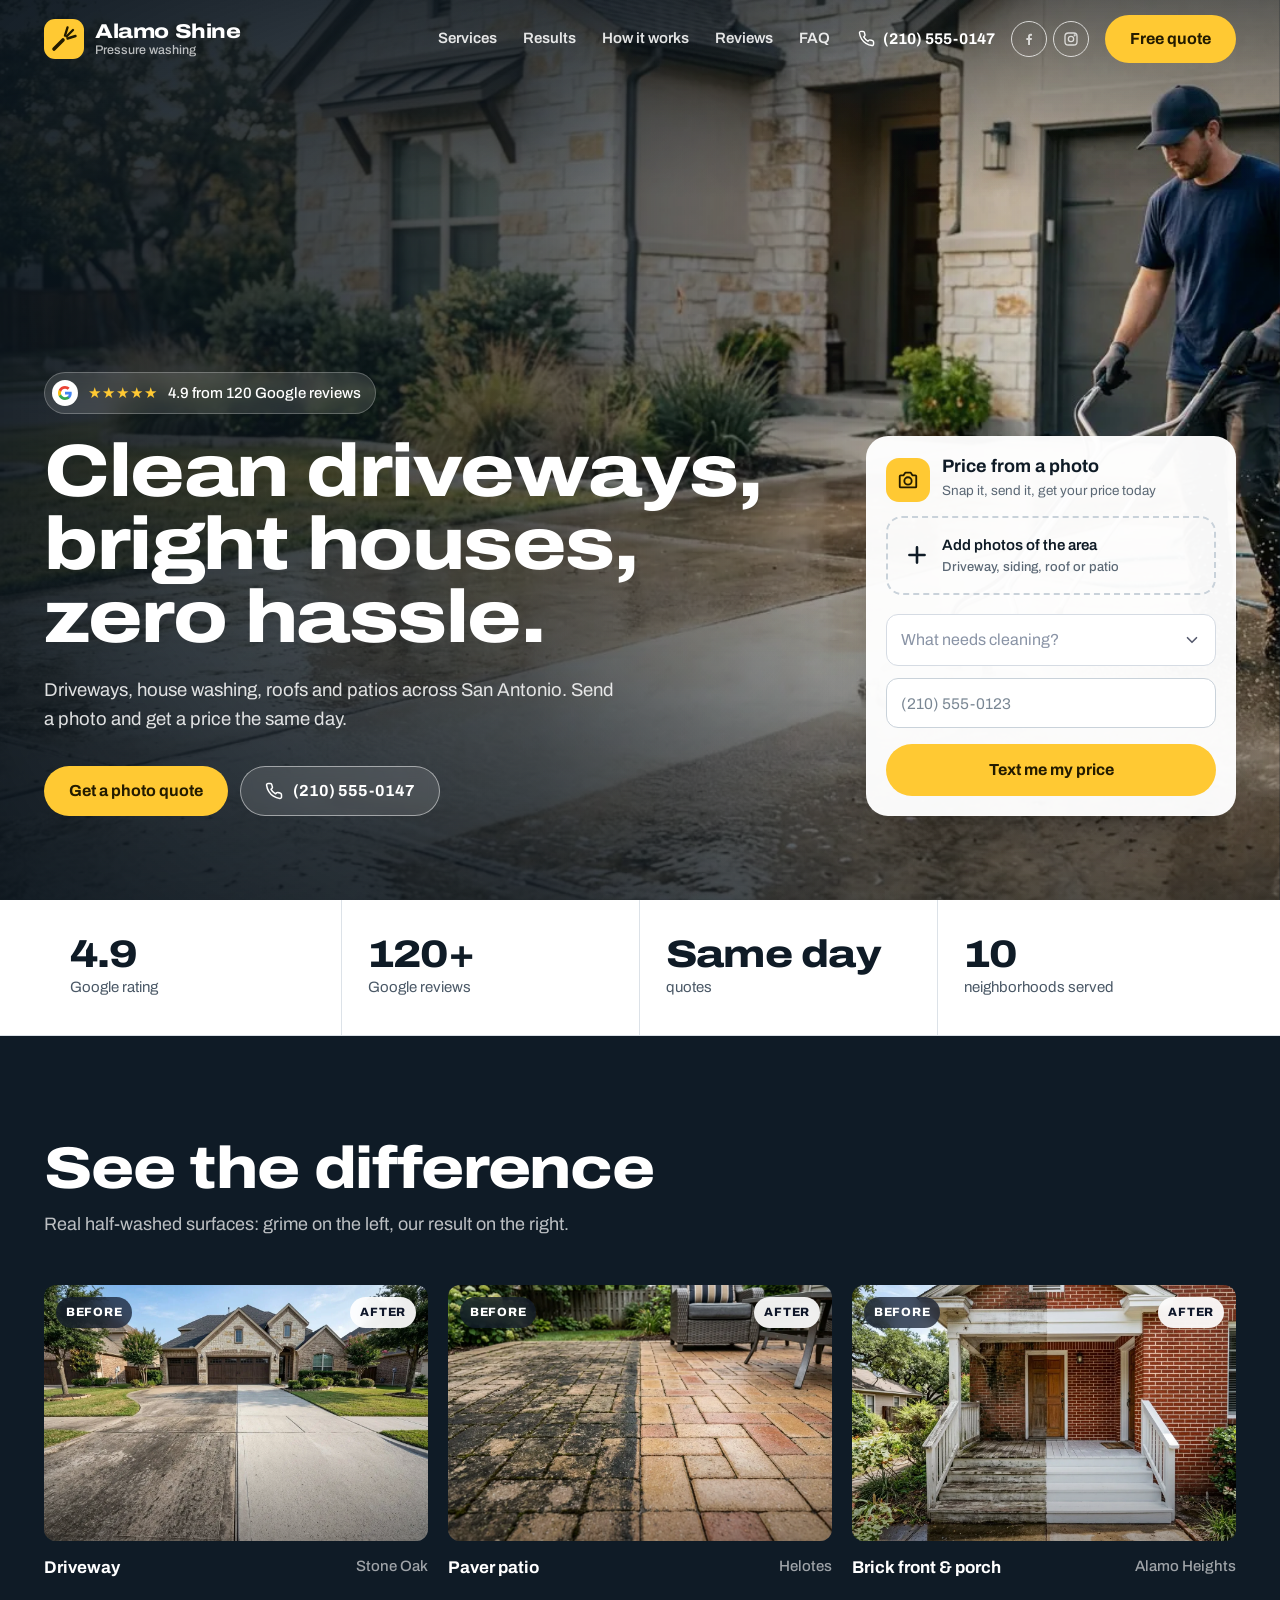
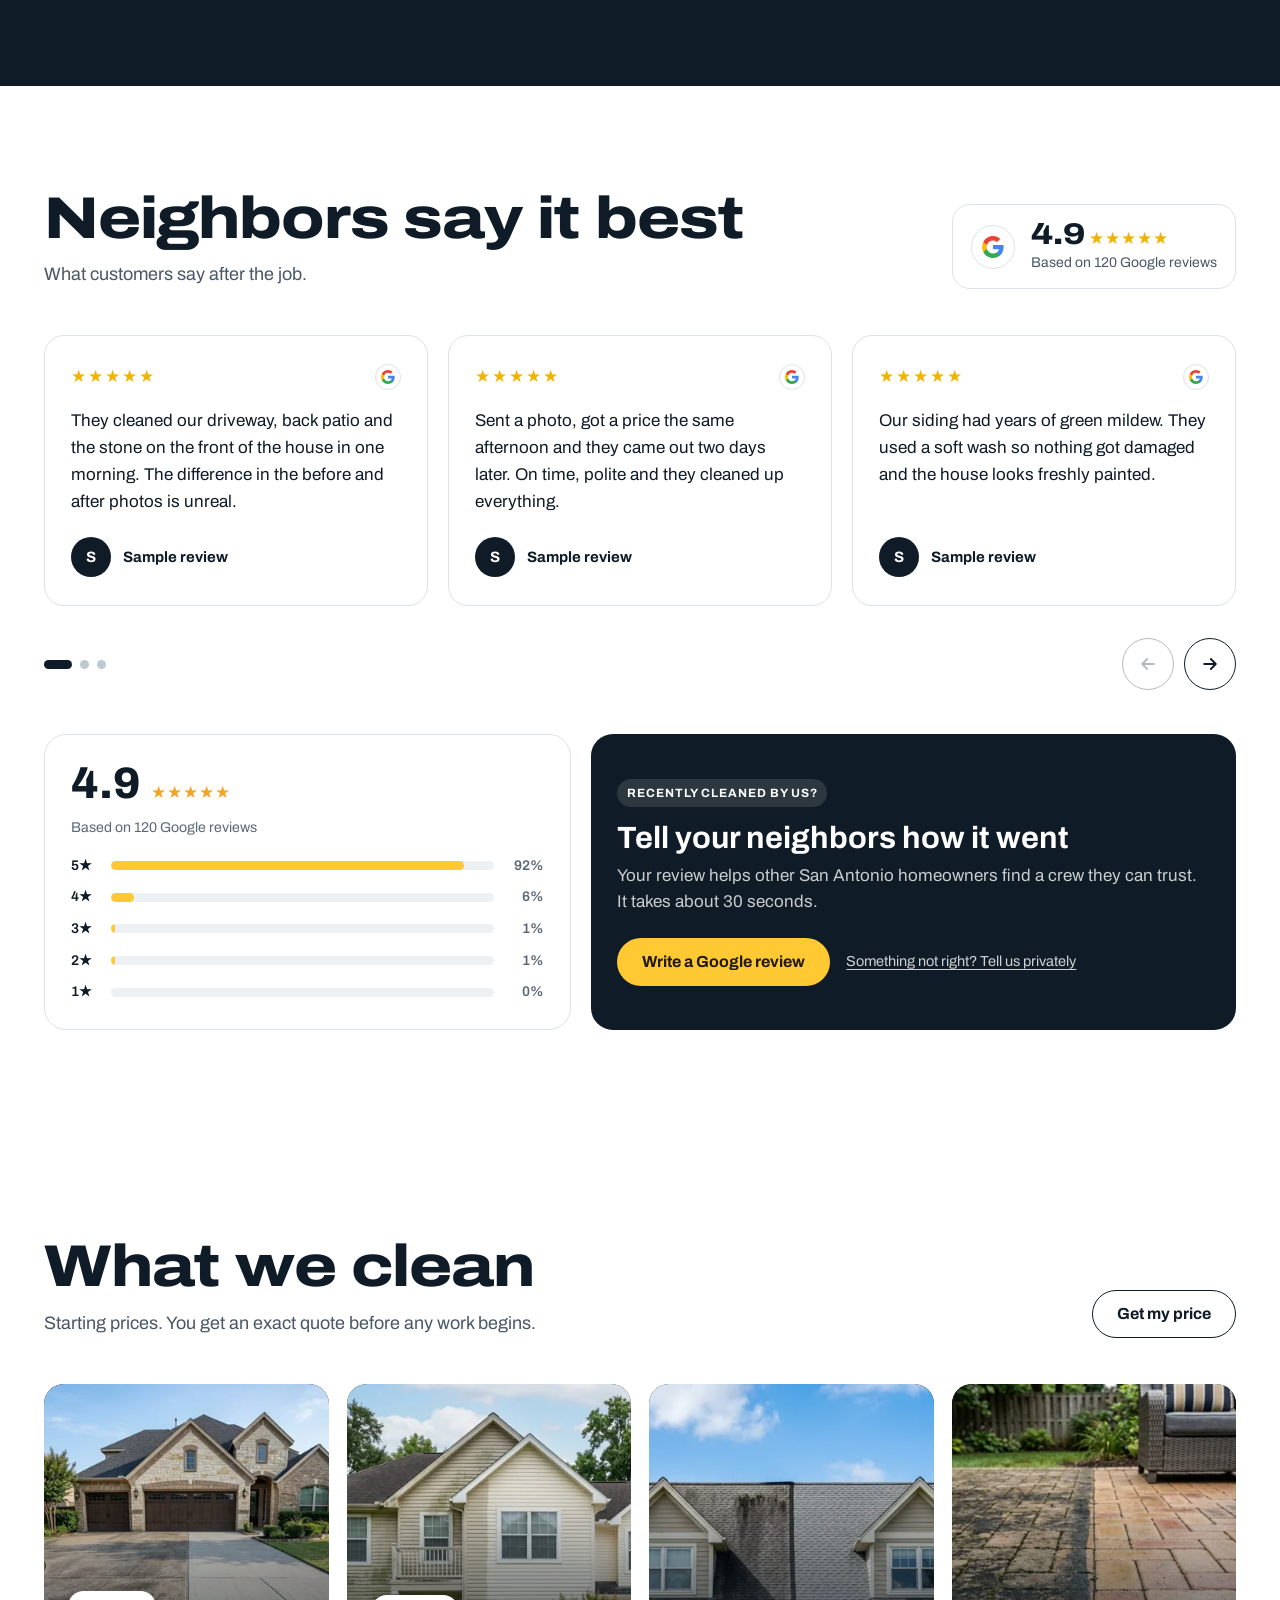
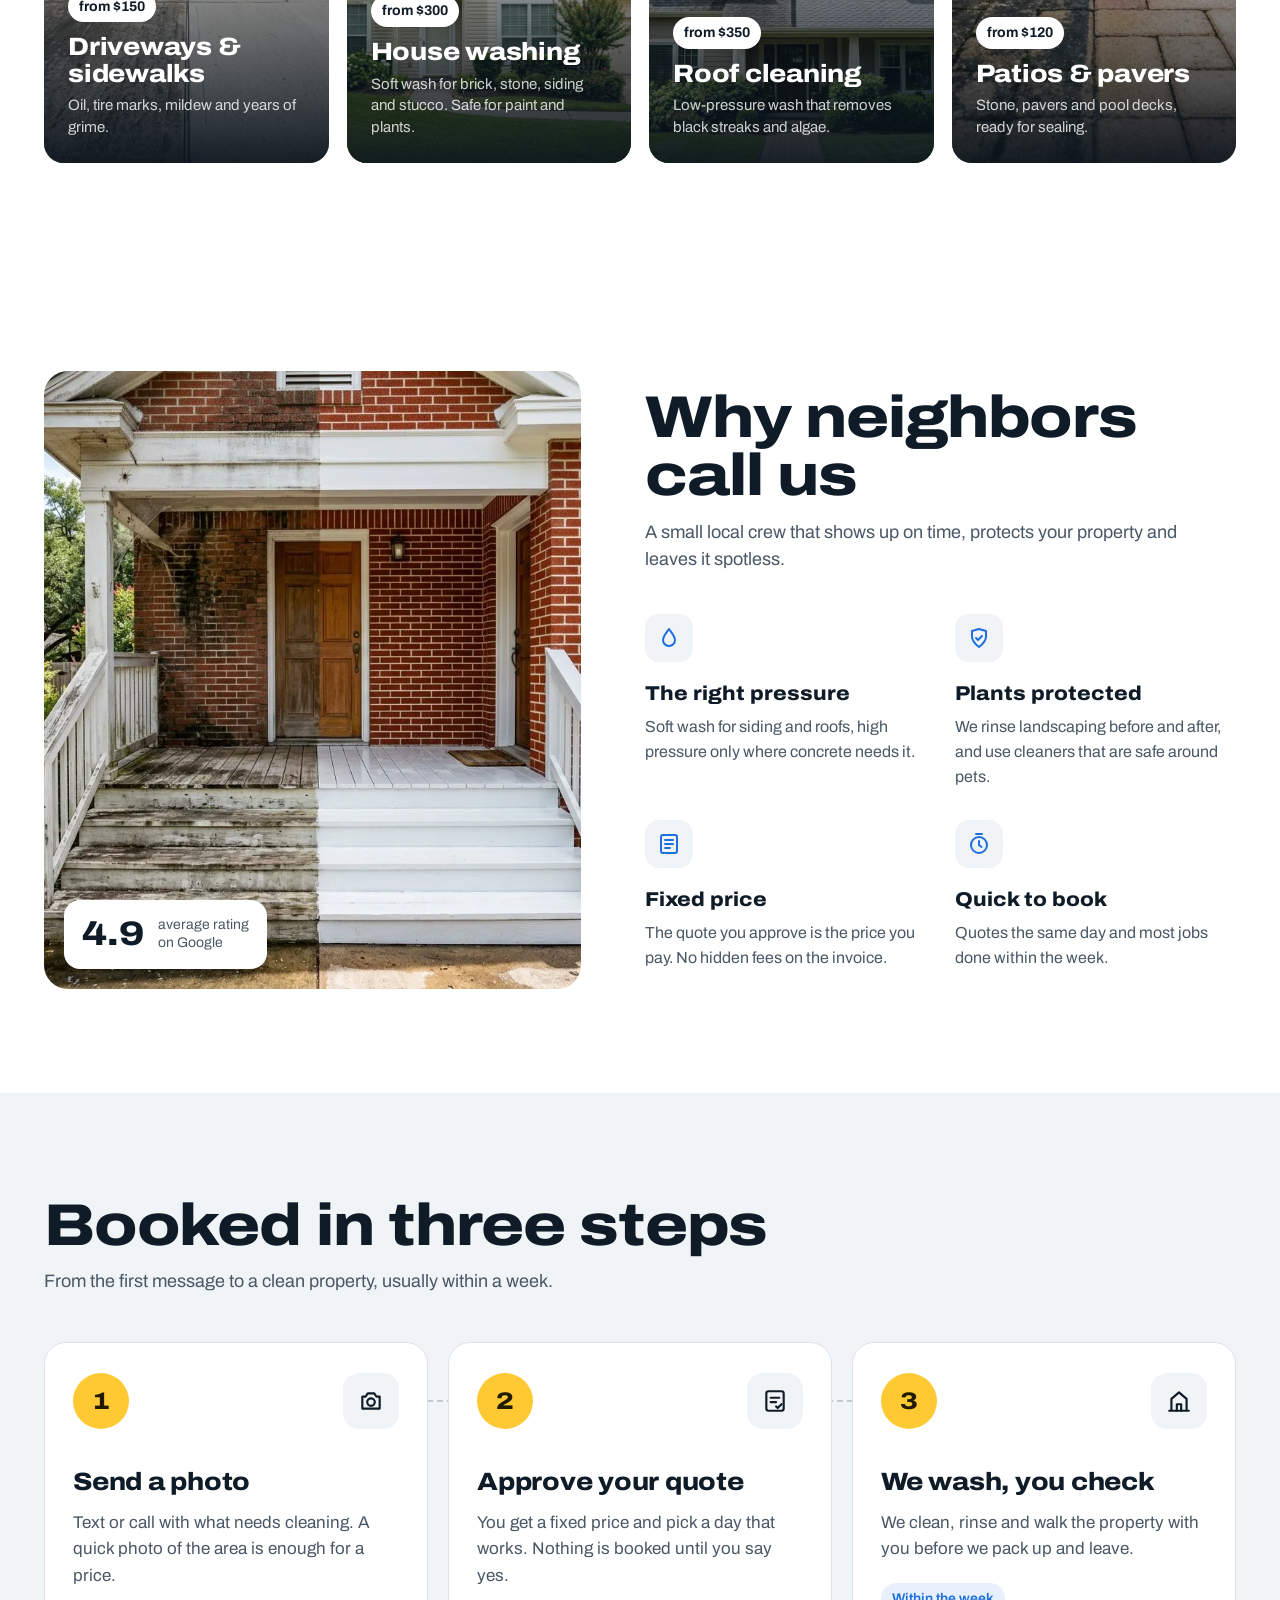
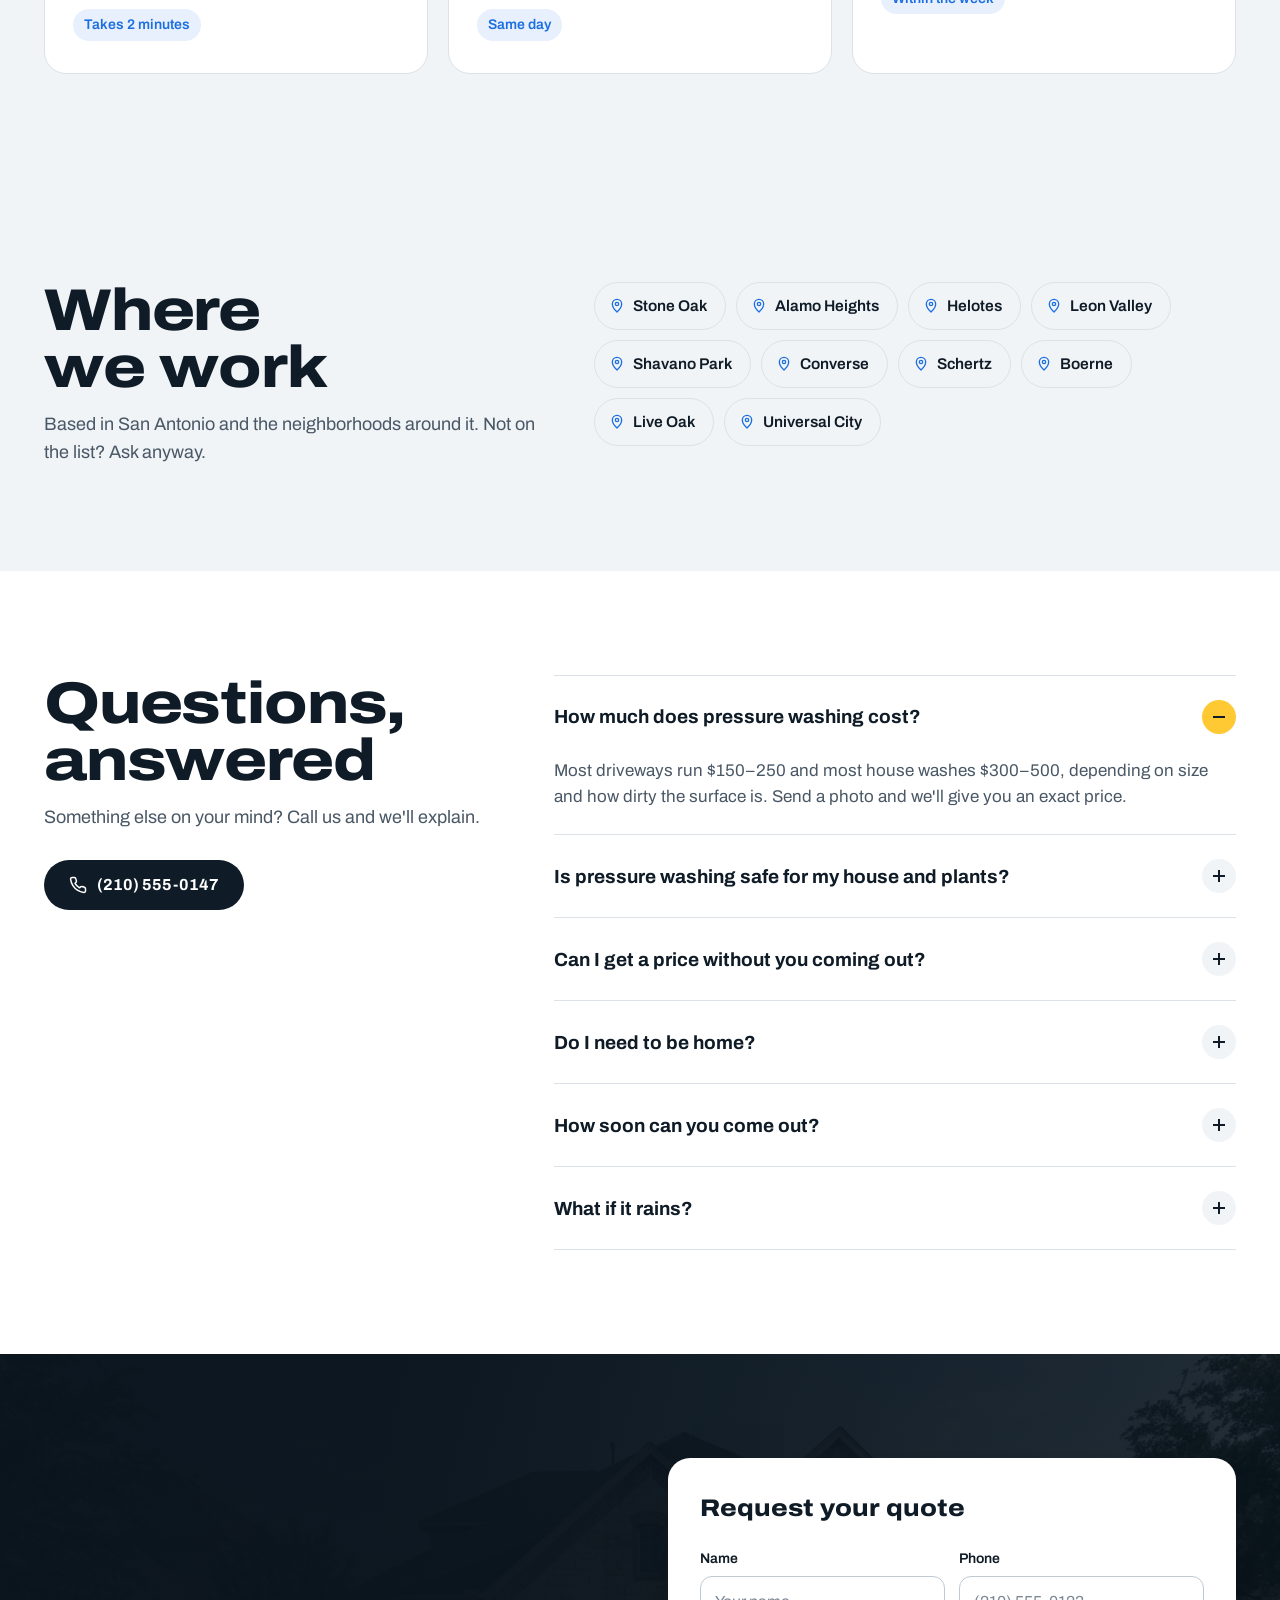
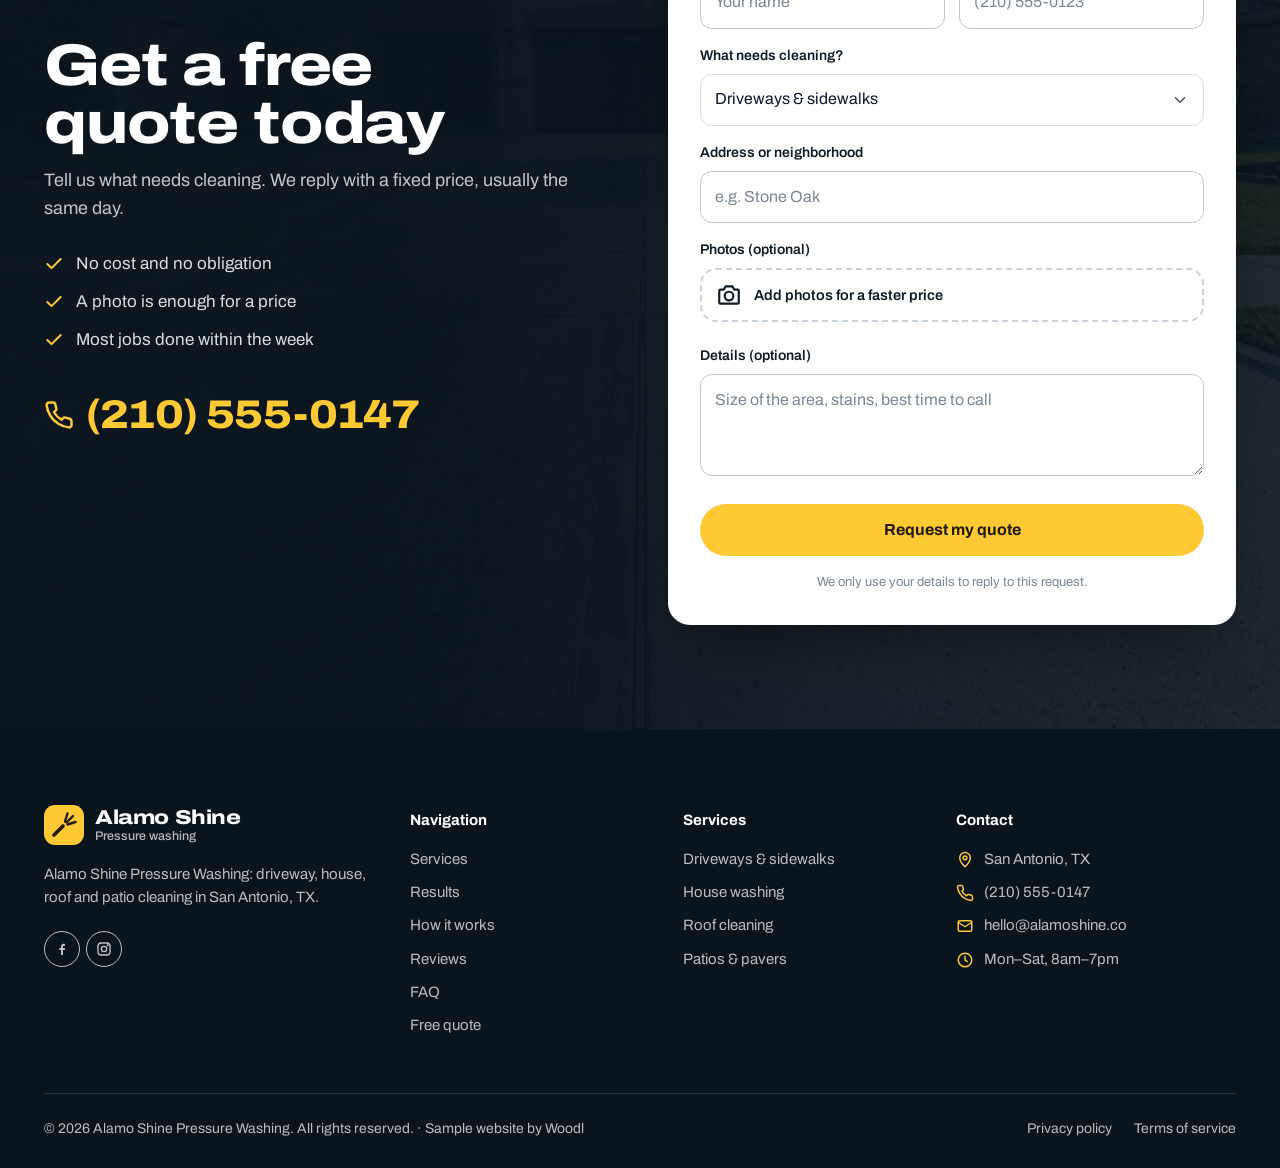
<file: work/alamo-shine/index.html>
<!doctype html>
<html lang="en">
<head>
<meta charset="utf-8">
<meta name="robots" content="noindex">
<link rel="icon" href="favicon.svg" type="image/svg+xml">
<link rel="apple-touch-icon" href="apple-touch-icon.png">
<meta name="theme-color" content="#0F1B26">
<meta name="viewport" content="width=device-width, initial-scale=1, viewport-fit=cover">
<title>Pressure Washing</title>
<meta name="description" content="">
<link rel="preconnect" href="https://fonts.googleapis.com">
<link rel="preconnect" href="https://fonts.gstatic.com" crossorigin>
<link href="https://fonts.googleapis.com/css2?family=Archivo:wdth,wght@62..125,400..900&display=swap" rel="stylesheet">
<script>
/* =====================================================================
   НАЛАШТУВАННЯ — під кожного ліда змінюй тільки цей блок
   ===================================================================== */
const SITE = {
  // КОНЦЕПТ ДЛЯ ПОРТФОЛІО: вигаданий бізнес, всі дані умовні
  brand: "Alamo Shine",
  brandSub: "Pressure washing",
  name: "Alamo Shine Pressure Washing",
  city: "San Antonio",
  state: "TX",
  address: "San Antonio, TX",
  phone: "(210) 555-0147",
  email: "hello@alamoshine.co",
  hours: "Mon–Sat, 8am–7pm",
  rating: 4.9,
  reviewCount: 120,
  googleUrl: "#reviews",
  social: {
    facebook: "#",
    instagram: "#",
  },

  headline: "Clean driveways, bright houses, zero hassle.",
  intro: "Driveways, house washing, roofs and patios across San Antonio. Send a photo and get a price the same day.",

  // Цифри під першим екраном — тільки правда про бізнес
  stats: [
    {value: "4.9", label: "Google rating"},
    {value: "120+", label: "Google reviews"},
    {value: "Same day", label: "quotes"},
    {value: "10", label: "neighborhoods served"},
  ],

  // Фото (Unsplash, безкоштовні). Свої фото бізнесу з Google Maps працюють краще — встав посилання.
  photos: {
    hero: "../img/heroAlamo.webp",
    heroFlip: false,                     // дзеркалить фото, щоб людина була праворуч від тексту
    quote: "../img/driveway.webp",
    why: "../img/brick.webp",
  },

  services: [
    {name: "Driveways & sidewalks", note: "Oil, tire marks, mildew and years of grime.", from: "$150",
     photo: "../img/driveway-sm.webp"},
    {name: "House washing", note: "Soft wash for brick, stone, siding and stucco. Safe for paint and plants.", from: "$300",
     photo: "../img/house-sm.webp"},
    {name: "Roof cleaning", note: "Low-pressure wash that removes black streaks and algae.", from: "$350",
     photo: "../img/roof-sm.webp"},
    {name: "Patios & pavers", note: "Stone, pavers and pool decks, ready for sealing.", from: "$120",
     photo: "../img/patio-sm.webp"},
  ],

  // До/після: 3 картки. before порожнє — «до» генерується з фото «після».
  // Реальні пари фото бізнесу (до + після) дають найкращий ефект.
  results: [
    {title: "Driveway", place: "Stone Oak", photo: "../img/driveway.webp"},
    {title: "Paver patio", place: "Helotes", photo: "../img/patio.webp"},
    {title: "Brick front & porch", place: "Alamo Heights", photo: "../img/brick.webp"},
  ],

  // Тільки СПРАВЖНІ відгуки з Google-профілю бізнесу (текст + імʼя автора, як на Google)
  // Концепт: зразки відгуків. На реальному сайті тут лише справжні відгуки клієнта з Google.
  reviews: [
    {name: "Sample review", text: "They cleaned our driveway, back patio and the stone on the front of the house in one morning. The difference in the before and after photos is unreal."},
    {name: "Sample review", text: "Sent a photo, got a price the same afternoon and they came out two days later. On time, polite and they cleaned up everything."},
    {name: "Sample review", text: "Our siding had years of green mildew. They used a soft wash so nothing got damaged and the house looks freshly painted."},
    {name: "Sample review", text: "Fair price, no surprises on the invoice. They even rinsed my flower beds before and after. Booking them again in spring."},
    {name: "Sample review", text: "Oil stains on the garage floor and driveway are finally gone. Quick, friendly and easy to work with."},
  ],

  areas: ["Stone Oak", "Alamo Heights", "Helotes", "Leon Valley", "Shavano Park", "Converse", "Schertz", "Boerne", "Live Oak", "Universal City"],

  faq: [
    {q: "How much does pressure washing cost?", a: "Most driveways run $150–250 and most house washes $300–500, depending on size and how dirty the surface is. Send a photo and we'll give you an exact price."},
    {q: "Is pressure washing safe for my house and plants?", a: "Yes. For siding, stucco, brick and roofs we use a low-pressure soft wash, and we rinse plants before and after cleaning."},
    {q: "Can I get a price without you coming out?", a: "Yes. Add a couple of photos in the quote form and we'll text you a fixed price, usually within a few hours. We only visit for very large or unusual jobs."},
    {q: "Do I need to be home?", a: "No. We just need access to an outdoor water spigot. We'll send before and after photos when the job is done."},
    {q: "How soon can you come out?", a: "Usually within the same week. In spring and summer, book a few days ahead."},
    {q: "What if it rains?", a: "Light rain doesn't affect most jobs. If the weather is bad, we'll move your appointment to the next free day at no cost."},
  ],

  formEndpoint: "",                      // Formspree-посилання; порожньо — форма відкриває SMS/email
};
</script>
<style>
  /* Layout: full-bleed photo hero, then alternating white / ink bands; one yellow accent for every call to action. */
  :root{--kit-accent:#FFC72C;--kit-accent-ink:#231B00;--kit-ink:#0A141D;--kit-line:#C9D2DA;--kit-radius:12px;
    --ink:#0F1B26;
    --ink-2:#4A5866;
    --ink-3:#7A8794;
    --mist:#F1F4F7;
    --paper:#FFFFFF;
    --line:#DCE2E8;
    --field:#BFC9D2;
    --water:#1D6FE0;
    --sun:#FFC933;
    --sun-ink:#231B00;
    --font:"Archivo", "Helvetica Neue", Arial, sans-serif;
  }
  *{box-sizing:border-box;}
  html{scroll-behavior:smooth;scroll-padding-top:84px;}
  @media (prefers-reduced-motion: reduce){ html{scroll-behavior:auto;} *,*::before,*::after{animation:none !important;transition:none !important;} }
  body{margin:0;background:var(--paper);color:var(--ink);font-family:var(--font);font-size:17px;line-height:1.55;-webkit-font-smoothing:antialiased;}
  img{display:block;max-width:100%;}
  a{color:inherit;}
  button{font:inherit;color:inherit;}
  :focus-visible{outline:3px solid var(--sun);outline-offset:3px;}
  .wrap{max-width:1240px;margin:0 auto;padding-left:max(24px, env(safe-area-inset-left));padding-right:max(24px, env(safe-area-inset-right));}
  .display{font-weight:800;font-variation-settings:"wdth" 118;letter-spacing:-.02em;line-height:.98;}
  .sr{position:absolute;width:1px;height:1px;overflow:hidden;clip:rect(0 0 0 0);}

  /* buttons */
  .btn{display:inline-flex;align-items:center;justify-content:center;gap:10px;white-space:nowrap;font-weight:700;font-size:16px;padding:15px 24px;border-radius:999px;text-decoration:none;border:1.5px solid transparent;cursor:pointer;line-height:1;transition:background .15s,color .15s,border-color .15s;}
  .btn-sun{background:var(--sun);color:var(--sun-ink);}
  .btn-sun:hover{background:#FFD65E;}
  .btn-glass{background:rgba(255,255,255,.12);color:#fff;border-color:rgba(255,255,255,.5);backdrop-filter:blur(6px);}
  .btn-glass:hover{background:#fff;color:var(--ink);}
  .btn-ink{background:var(--ink);color:#fff;}
  .btn-ink:hover{background:#22364A;}
  .btn-line{border-color:var(--ink);color:var(--ink);background:transparent;}
  .btn-line:hover{background:var(--ink);color:#fff;}
  .btn svg{width:18px;height:18px;flex:none;}

  /* logo */
  .logo{display:flex;align-items:center;gap:11px;text-decoration:none;flex:none;}
  .logo-mark{width:40px;height:40px;border-radius:11px;background:var(--sun);display:flex;align-items:center;justify-content:center;flex:none;}
  .logo-mark svg{width:32px;height:32px;}
  .logo-word{line-height:1;}
  .logo-word b{display:block;font-weight:800;font-size:20px;font-variation-settings:"wdth" 120;letter-spacing:-.02em;}
  .logo-word span{display:block;font-size:12.5px;font-weight:500;opacity:.7;margin-top:3px;}

  /* header */
  .header{position:fixed;top:0;left:0;right:0;z-index:50;color:#fff;transition:background .25s, color .25s, box-shadow .25s;}
  .header.solid{background:rgba(255,255,255,.97);color:var(--ink);box-shadow:0 1px 0 var(--line);backdrop-filter:blur(10px);}
  .header-in{display:flex;align-items:center;gap:28px;height:78px;}
  .menu{display:flex;gap:26px;margin-left:auto;}
  .menu a{text-decoration:none;font-weight:600;font-size:15px;opacity:.88;}
  .menu a:hover{opacity:1;text-decoration:underline;text-underline-offset:5px;}
  .h-right{display:flex;align-items:center;gap:16px;}
  .h-phone{text-decoration:none;font-weight:700;font-size:15.5px;white-space:nowrap;display:flex;align-items:center;gap:8px;}
  .h-phone svg{width:17px;height:17px;}
  .socials{display:flex;gap:6px;}
  .socials a{width:36px;height:36px;border-radius:50%;display:flex;align-items:center;justify-content:center;border:1px solid currentColor;opacity:.75;transition:opacity .15s;}
  .socials a:hover{opacity:1;}
  .socials svg{width:16px;height:16px;}
  .burger{display:none;margin-left:auto;width:44px;height:44px;border-radius:12px;border:1px solid currentColor;background:transparent;align-items:center;justify-content:center;cursor:pointer;}
  .burger svg{width:22px;height:22px;}
  .drawer{position:fixed;inset:0;z-index:60;background:var(--ink);color:#fff;padding:22px max(24px, env(safe-area-inset-left)) 32px;display:flex;flex-direction:column;gap:28px;transform:translateX(100%);transition:transform .3s ease;}
  .drawer.open{transform:none;}
  .drawer-top{display:flex;align-items:center;justify-content:space-between;}
  .drawer nav{display:flex;flex-direction:column;}
  .drawer nav a{font-size:30px;font-weight:800;font-variation-settings:"wdth" 115;text-decoration:none;padding:10px 0;border-bottom:1px solid rgba(255,255,255,.12);}
  .drawer .btn{width:100%;}

  /* hero */
  .hero{position:relative;min-height:min(100vh,900px);min-height:min(100svh,900px);color:#fff;display:flex;flex-direction:column;justify-content:flex-end;overflow:hidden;background:var(--ink);}
  .hero-img{position:absolute;inset:0;width:100%;height:100%;object-fit:cover;object-position:30% 40%;animation:settle 2.4s cubic-bezier(.2,.7,.2,1) both;}
  .hero-img.flip{transform:scaleX(-1);animation-name:settleFlip;}
  @keyframes settle{from{transform:scale(1.06);}to{transform:scale(1);}}
  @keyframes settleFlip{from{transform:scaleX(-1) scale(1.06);}to{transform:scaleX(-1) scale(1);}}
  .hero::after{content:"";position:absolute;inset:0;background:linear-gradient(90deg, rgba(10,20,29,.9) 0%, rgba(10,20,29,.65) 42%, rgba(10,20,29,.1) 80%), linear-gradient(0deg, rgba(10,20,29,.55) 0%, rgba(10,20,29,0) 35%), linear-gradient(180deg, rgba(10,20,29,.55) 0%, rgba(10,20,29,0) 22%);}
  .hero-body{position:relative;z-index:2;padding-top:130px;padding-bottom:84px;}
  .rating{display:inline-flex;align-items:center;gap:10px;font-size:15px;font-weight:500;background:rgba(255,255,255,.12);border:1px solid rgba(255,255,255,.25);backdrop-filter:blur(6px);padding:7px 14px 7px 7px;border-radius:999px;text-decoration:none;max-width:100%;}
  .g-dot{width:26px;height:26px;border-radius:50%;background:#fff;display:flex;align-items:center;justify-content:center;flex:none;}
  .g-dot svg{width:14px;height:14px;}
  .stars{color:var(--sun);letter-spacing:1px;}
  .hero h1{font-size:clamp(44px,5.8vw,84px);margin:22px 0 22px;max-width:10.5em;text-wrap:balance;}
  .hero p{font-size:clamp(17px,1.45vw,20px);color:rgba(255,255,255,.86);max-width:31em;margin:0 0 32px;}
  .hero-ctas{display:flex;gap:12px;flex-wrap:wrap;}

  /* stats */
  .stats{display:grid;grid-template-columns:repeat(4,1fr);}
  .stat{padding:34px 26px;border-right:1px solid var(--line);}
  .stat:last-child{border-right:none;}
  .stat b{display:block;font-size:clamp(28px,3vw,42px);font-weight:800;font-variation-settings:"wdth" 118;letter-spacing:-.02em;line-height:1.05;}
  .stat span{color:var(--ink-2);font-size:15px;}
  .stats-band{border-bottom:1px solid var(--line);}

  section{padding-top:104px;padding-bottom:104px;}
  .sec-head{display:flex;align-items:flex-end;justify-content:space-between;gap:24px;flex-wrap:wrap;margin-bottom:46px;}
  h2{font-size:clamp(36px,4.6vw,62px);margin:0;max-width:13em;text-wrap:balance;}
  .lede{color:var(--ink-2);font-size:18px;max-width:31em;margin:14px 0 0;}
  .dark{background:var(--ink);color:#fff;}
  .dark .lede{color:rgba(255,255,255,.72);}
  .soft{background:var(--mist);}

  /* services */
  .svc-grid{display:grid;grid-template-columns:repeat(4,1fr);gap:18px;}
  .swipe-hint{display:none;align-items:center;gap:8px;margin-top:14px;font-size:14px;font-weight:600;color:var(--ink-3);}
  .swipe-hint svg{width:16px;height:16px;}
  .svc{position:relative;border-radius:20px;overflow:hidden;background:var(--ink);color:#fff;aspect-ratio:3/4;display:flex;flex-direction:column;justify-content:flex-end;text-decoration:none;}
  .svc img{position:absolute;inset:0;width:100%;height:100%;object-fit:cover;transition:transform .6s ease;}
  .svc::after{content:"";position:absolute;inset:0;background:linear-gradient(0deg, rgba(10,20,29,.94) 0%, rgba(10,20,29,.4) 48%, rgba(10,20,29,0) 72%);}
  .svc:hover img{transform:scale(1.05);}
  .svc-body{position:relative;z-index:1;padding:24px;}
  .svc-price{display:inline-block;background:#fff;color:var(--ink);font-weight:700;font-size:14px;padding:5px 11px;border-radius:999px;margin-bottom:12px;}
  .svc h3{font-size:25px;line-height:1.06;margin:0 0 8px;font-weight:800;font-variation-settings:"wdth" 112;letter-spacing:-.01em;}
  .svc p{margin:0;font-size:15px;color:rgba(255,255,255,.8);line-height:1.45;}

  /* results — 3 before/after cards */
  .res-grid{display:grid;grid-template-columns:repeat(3,1fr);gap:20px;}
  .res{margin:0;}
  .ba{position:relative;aspect-ratio:4/3.3;max-width:100%;border-radius:18px;overflow:hidden;user-select:none;touch-action:pan-y;background:#22303c;}
  .ba img{position:absolute;inset:0;width:100%;height:100%;object-fit:cover;}
  .ba-before{position:absolute;inset:0;clip-path:inset(0 calc(100% - var(--pos,50%)) 0 0);}
  .ba-before.synth img{filter:sepia(.6) saturate(.65) brightness(.58) contrast(1.18) hue-rotate(-10deg);}
  .ba-before.synth::after{content:"";position:absolute;inset:0;background:
      radial-gradient(ellipse 26% 16% at 60% 72%, rgba(28,22,12,.6), transparent 70%),
      radial-gradient(ellipse 16% 10% at 28% 84%, rgba(28,22,12,.5), transparent 70%),
      radial-gradient(ellipse 70% 45% at 40% 95%, rgba(55,65,28,.4), transparent 70%),
      radial-gradient(ellipse 40% 30% at 85% 20%, rgba(40,48,30,.35), transparent 70%);
    mix-blend-mode:multiply;}
  .ba-line{position:absolute;top:0;bottom:0;left:var(--pos,50%);width:3px;margin-left:-1.5px;background:#fff;pointer-events:none;}
  .ba-knob{position:absolute;top:50%;left:var(--pos,50%);transform:translate(-50%,-50%);width:48px;height:48px;border-radius:50%;background:var(--sun);display:flex;align-items:center;justify-content:center;box-shadow:0 6px 20px rgba(0,0,0,.35);pointer-events:none;}
  .ba-knob svg{width:22px;height:22px;color:var(--sun-ink);}
  .ba-tag{position:absolute;top:14px;font-weight:700;font-size:13px;padding:6px 11px;border-radius:999px;pointer-events:none;}
  .ba-tag.b{left:14px;background:rgba(10,20,29,.75);color:#fff;}
  .ba-tag.a{right:14px;background:#fff;color:var(--ink);}
  .ba input{position:absolute;inset:0;width:100%;height:100%;opacity:0;cursor:ew-resize;margin:0;}
  .res figcaption{display:flex;justify-content:space-between;gap:12px;margin-top:14px;font-weight:700;font-size:17px;}
  .res figcaption span{font-weight:500;color:rgba(255,255,255,.6);font-size:15px;}
  @property --pos{syntax:'<percentage>';inherits:true;initial-value:50%;}
  @keyframes nudge{0%{--pos:50%}35%{--pos:26%}70%{--pos:66%}100%{--pos:50%}}
  .ba.play{animation:nudge 2s ease-in-out 1;}

  /* why us — photo + features */
  .why{display:grid;grid-template-columns:1fr 1.1fr;gap:64px;align-items:center;}
  .why-photo{border-radius:24px;overflow:hidden;aspect-ratio:4/4.6;max-width:100%;position:relative;}
  .why-photo img{width:100%;height:100%;object-fit:cover;}
  .why-badge{position:absolute;left:20px;bottom:20px;background:#fff;border-radius:16px;padding:16px 18px;display:flex;align-items:center;gap:14px;box-shadow:0 16px 40px -12px rgba(15,27,38,.45);}
  .why-badge b{font-size:34px;font-weight:800;font-variation-settings:"wdth" 118;line-height:1;}
  .why-badge span{font-size:14px;color:var(--ink-2);line-height:1.3;}
  .feats{display:grid;grid-template-columns:1fr 1fr;gap:30px 28px;margin-top:40px;}
  .feat-ic{width:48px;height:48px;border-radius:14px;background:var(--mist);color:var(--water);display:flex;align-items:center;justify-content:center;margin-bottom:16px;}
  .feat-ic svg{width:24px;height:24px;}
  .feat h3{margin:0 0 6px;font-size:20px;font-weight:800;font-variation-settings:"wdth" 110;}
  .feat p{margin:0;color:var(--ink-2);font-size:16px;}

  /* steps */
  .steps{display:grid;grid-template-columns:repeat(3,1fr);gap:20px;position:relative;}
  .step{position:relative;background:var(--paper);border:1px solid var(--line);border-radius:22px;padding:30px 28px 32px;}
  .step-top{display:flex;align-items:center;justify-content:space-between;margin-bottom:34px;}
  .step-num{width:56px;height:56px;border-radius:50%;background:var(--sun);color:var(--sun-ink);display:flex;align-items:center;justify-content:center;font-weight:800;font-size:24px;font-variation-settings:"wdth" 118;}
  .step-ic{width:56px;height:56px;border-radius:16px;background:var(--mist);color:var(--ink);display:flex;align-items:center;justify-content:center;}
  .step-ic svg{width:26px;height:26px;}
  .step h3{font-size:25px;margin:0 0 8px;font-weight:800;font-variation-settings:"wdth" 112;letter-spacing:-.01em;}
  .step p{margin:0;color:var(--ink-2);}
  .step-time{display:inline-block;margin-top:20px;font-size:14px;font-weight:600;color:var(--water);background:#E8F0FD;padding:5px 11px;border-radius:999px;}
  .steps::before{content:"";position:absolute;top:58px;left:12%;right:12%;border-top:2px dashed var(--field);z-index:0;}
  .step{z-index:1;}

  /* reviews slider */
  .g-summary{display:flex;align-items:center;gap:16px;background:var(--paper);border:1px solid var(--line);border-radius:18px;padding:14px 18px;text-decoration:none;}
  .g-summary .g-dot{width:44px;height:44px;border:1px solid var(--line);}
  .g-summary .g-dot svg{width:22px;height:22px;}
  .g-summary b{font-size:30px;font-weight:800;font-variation-settings:"wdth" 118;line-height:1;}
  .g-summary small{display:block;color:var(--ink-2);font-size:14px;}
  .g-summary .stars{color:#F2B300;}
  .slider{position:relative;}
  .track{display:grid;grid-auto-flow:column;grid-auto-columns:calc((100% - 40px)/3);gap:20px;overflow-x:auto;scroll-snap-type:x mandatory;scrollbar-width:none;padding-bottom:4px;}
  .track::-webkit-scrollbar{display:none;}
  .rev{scroll-snap-align:start;background:var(--paper);border:1px solid var(--line);border-radius:20px;padding:28px 26px;margin:0;display:flex;flex-direction:column;min-width:0;}
  .rev-top{display:flex;align-items:center;justify-content:space-between;margin-bottom:16px;}
  .rev-top .stars{color:#F2B300;letter-spacing:2px;}
  .rev-top .g-dot{border:1px solid var(--line);}
  .rev blockquote{margin:0 0 22px;font-size:17px;line-height:1.6;flex:1;}
  .rev cite{font-style:normal;display:flex;align-items:center;gap:12px;font-weight:700;font-size:15px;}
  .ava{width:40px;height:40px;border-radius:50%;background:var(--ink);color:#fff;display:flex;align-items:center;justify-content:center;font-weight:700;}
  .rev cite small{display:block;font-weight:500;color:var(--ink-3);font-size:13px;}
  .slider-nav{display:flex;align-items:center;justify-content:space-between;gap:16px;margin-top:28px;}
  .dots{display:flex;gap:8px;}
  .dots button{width:9px;height:9px;border-radius:999px;border:none;background:var(--field);padding:0;cursor:pointer;transition:width .2s, background .2s;}
  .dots button.on{width:28px;background:var(--ink);}
  .arrows{display:flex;gap:10px;}
  .arrow{width:52px;height:52px;border-radius:50%;border:1.5px solid var(--ink);background:transparent;display:flex;align-items:center;justify-content:center;cursor:pointer;transition:background .15s,color .15s;}
  .arrow:hover{background:var(--ink);color:#fff;}
  .arrow:disabled{opacity:.3;cursor:default;background:transparent;color:var(--ink);}
  .arrow svg{width:20px;height:20px;}

  /* areas */
  .area-wrap{display:grid;grid-template-columns:1fr 1.3fr;gap:56px;align-items:start;}
  .areas{display:flex;flex-wrap:wrap;gap:10px;list-style:none;padding:0;margin:0;}
  .areas li{display:flex;align-items:center;gap:8px;padding:11px 18px 11px 14px;border:1px solid var(--line);border-radius:999px;font-weight:600;font-size:15.5px;}
  .areas li svg{width:16px;height:16px;color:var(--water);}

  /* faq */
  .faq-wrap{display:grid;grid-template-columns:1fr 1.5fr;gap:56px;align-items:start;}
  .faq details{border-bottom:1px solid var(--line);}
  .faq details:first-child{border-top:1px solid var(--line);}
  .faq summary{list-style:none;cursor:pointer;display:flex;justify-content:space-between;align-items:center;gap:20px;padding:24px 0;font-weight:700;font-size:19px;}
  .faq summary::-webkit-details-marker{display:none;}
  .faq summary i{width:34px;height:34px;border-radius:50%;background:var(--mist);flex:none;position:relative;transition:background .15s, transform .2s;}
  .faq summary i::before,.faq summary i::after{content:"";position:absolute;left:50%;top:50%;width:12px;height:2px;background:var(--ink);transform:translate(-50%,-50%);}
  .faq summary i::after{transform:translate(-50%,-50%) rotate(90deg);transition:transform .2s;}
  .faq details[open] summary i{background:var(--sun);}
  .faq details[open] summary i::after{transform:translate(-50%,-50%) rotate(0deg);}
  .faq details p{margin:0 0 24px;color:var(--ink-2);max-width:40em;}

  /* quote */
  /* photo quote card (hero) */
  .hero-body{display:grid;grid-template-columns:minmax(0,1fr) 370px;gap:48px;align-items:end;}
  .pq{background:rgba(255,255,255,.97);color:var(--ink);border-radius:22px;padding:20px;display:grid;gap:12px;box-shadow:0 30px 60px -30px rgba(0,0,0,.6);}
  .pq-h{display:flex;gap:12px;align-items:center;}
  .pq-ic{width:44px;height:44px;border-radius:13px;background:var(--sun);color:var(--sun-ink);display:flex;align-items:center;justify-content:center;flex:none;}
  .pq-ic svg{width:22px;height:22px;}
  .pq-h b{display:block;font-size:18px;line-height:1.2;}
  .pq-h small{font-size:13.5px;color:#5B6875;}
  .drop{display:flex;align-items:center;gap:12px;border:2px dashed #C9D2DA;border-radius:16px;padding:16px;cursor:pointer;transition:border-color .3s, background-color .3s;font-weight:600;font-size:15px;}
  .drop:hover{border-color:var(--ink);background:#F6F8FA;}
  .drop input{position:absolute;width:1px;height:1px;opacity:0;pointer-events:none;}
  .drop svg{width:26px;height:26px;flex:none;color:var(--ink);}
  .drop small{display:block;font-weight:500;font-size:13px;color:#5B6875;}
  .drop-sm{padding:12px 14px;font-size:14.5px;background:#fff;}
  .pq-thumbs{display:flex;gap:8px;flex-wrap:wrap;}
  .pq-thumbs:empty{display:none;}
  .pq-thumbs img{width:58px;height:58px;object-fit:cover;border-radius:10px;}
  .pq select,.pq input[type=tel]{width:100%;height:50px;border:1.5px solid #C9D2DA;border-radius:12px;padding:0 14px;font:inherit;font-size:15.5px;background:#fff;color:var(--ink);}
  .pq select:focus,.pq input:focus{outline:none;border-color:var(--ink);}
  .pq .btn{width:100%;}
  .hero .pq .pq-ok{margin:0;font-size:14px;line-height:1.4;font-weight:600;color:#1A7F43;max-width:none;}
  .hero .pq .pq-ok.bad{color:#B42318;}
  /* review booster */
  .rb{margin-top:44px;display:grid;grid-template-columns:.9fr 1.1fr;gap:20px;}
  .rb-bars,.rb-cta{border-radius:22px;padding:26px;}
  .rb-bars{background:#fff;border:1px solid var(--line);display:grid;gap:10px;align-content:start;}
  .rb-score{display:flex;align-items:baseline;gap:10px;flex-wrap:wrap;margin-bottom:6px;}
  .rb-score b{font-size:44px;line-height:1;font-weight:800;}
  .rb-score .stars{color:#F5A524;}
  .rb-score small{width:100%;color:#5B6875;}
  .rb-row{display:grid;grid-template-columns:30px 1fr 40px;gap:10px;align-items:center;font-size:14px;font-weight:600;}
  .rb-row i{height:9px;border-radius:5px;background:#EDF1F4;overflow:hidden;}
  .rb-row i b{display:block;height:100%;background:var(--sun);border-radius:5px;}
  .rb-row em{font-style:normal;color:#5B6875;text-align:right;}
  .rb-cta{background:var(--ink);color:#fff;display:flex;flex-direction:column;justify-content:center;}
  .rb-tag{align-self:flex-start;font-size:12px;font-weight:700;text-transform:uppercase;letter-spacing:.08em;background:rgba(255,255,255,.12);padding:5px 10px;border-radius:999px;}
  .rb-cta h3{font-size:clamp(24px,2.4vw,32px);margin:14px 0 8px;line-height:1.1;}
  .rb-cta p{margin:0;color:rgba(255,255,255,.78);}
  .rb-btns{display:flex;gap:16px;align-items:center;flex-wrap:wrap;margin-top:22px;}
  .rb-priv{color:rgba(255,255,255,.8);font-size:14.5px;text-underline-offset:3px;}
  .rb-priv:hover{color:#fff;}
  .fb{display:grid;gap:10px;margin:14px 0;}
  .fb textarea,.fb input{width:100%;border:1.5px solid #C9D2DA;border-radius:12px;padding:12px 14px;font:inherit;font-size:15px;}
  @media (max-width:1060px){
    .hero-body{grid-template-columns:1fr;gap:32px;}
    .pq{max-width:460px;}
    .rb{grid-template-columns:1fr;}
  }
  .quote{position:relative;color:#fff;overflow:hidden;background:var(--ink);}
  .quote-bg{position:absolute;inset:0;width:100%;height:100%;object-fit:cover;opacity:.4;}
  .quote::before{content:"";position:absolute;inset:0;z-index:1;background:linear-gradient(90deg, rgba(10,20,29,.96) 30%, rgba(10,20,29,.72));}
  .quote-grid{position:relative;z-index:2;display:grid;grid-template-columns:1fr 1fr;gap:56px;align-items:center;}
  .quote .lede{color:rgba(255,255,255,.75);}
  .q-list{list-style:none;padding:0;margin:28px 0 0;display:grid;gap:12px;}
  .q-list li{display:flex;gap:12px;align-items:center;color:rgba(255,255,255,.85);}
  .q-list svg{width:20px;height:20px;color:var(--sun);flex:none;}
  .q-phone{display:inline-flex;align-items:center;gap:12px;margin-top:30px;font-size:clamp(28px,3.2vw,40px);font-weight:800;font-variation-settings:"wdth" 115;letter-spacing:-.02em;text-decoration:none;color:var(--sun);}
  form{background:var(--paper);color:var(--ink);border-radius:22px;padding:32px;display:grid;gap:16px;box-shadow:0 30px 60px -24px rgba(0,0,0,.5);}
  form h3{margin:0 0 4px;font-size:24px;font-weight:800;font-variation-settings:"wdth" 112;}
  .f2{display:grid;grid-template-columns:1fr 1fr;gap:14px;}
  label{display:block;font-size:14px;font-weight:600;margin-bottom:7px;}
  input,select,textarea{width:100%;font:inherit;font-size:16px;color:var(--ink);background:var(--paper);border:1.5px solid var(--field);border-radius:12px;padding:13px 14px;transition:border-color .15s, box-shadow .15s;}
  input::placeholder,textarea::placeholder{color:var(--ink-3);}
  input:hover,select:hover,textarea:hover{border-color:var(--ink-3);}
  input:focus,select:focus,textarea:focus{outline:none;border-color:var(--ink);box-shadow:0 0 0 3px rgba(255,201,51,.55);}
  form .btn{width:100%;margin-top:4px;padding:17px 24px;}
  input.err,textarea.err,input[aria-invalid=true]{border-color:#E5484D !important;box-shadow:0 0 0 3px rgba(229,72,77,.15);}
  .fb{padding:0 !important;box-shadow:none !important;background:none !important;}
  .kit-sel-btn{background:var(--paper);border-color:var(--field);}
  .form-note{font-size:13px;color:var(--ink-3);margin:0;text-align:center;}
  .form-ok{background:#E8F6EE;color:#14532D;border-radius:12px;padding:13px 15px;font-weight:600;}

  /* footer */
  footer{background:#0A141D;color:rgba(255,255,255,.72);padding-top:76px;padding-bottom:28px;font-size:15px;}
  .foot-grid{display:grid;grid-template-columns:1.4fr 1fr 1fr 1.2fr;gap:40px;}
  footer .logo{color:#fff;}
  .foot-about{margin:18px 0 22px;max-width:22em;}
  footer h4{color:#fff;font-size:15px;margin:4px 0 16px;font-weight:700;}
  footer ul{list-style:none;padding:0;margin:0;display:grid;gap:10px;}
  footer a{text-decoration:none;}
  footer a:hover{color:#fff;text-decoration:underline;text-underline-offset:4px;}
  .contact li{display:flex;gap:10px;align-items:flex-start;}
  .contact svg{width:18px;height:18px;flex:none;margin-top:3px;color:var(--sun);}
  footer .socials a{color:#fff;}
  .foot-bottom{display:flex;justify-content:space-between;gap:16px;flex-wrap:wrap;margin-top:56px;padding-top:24px;border-top:1px solid rgba(255,255,255,.12);font-size:14px;}
  .foot-bottom nav{display:flex;gap:22px;}

  dialog{border:none;border-radius:20px;padding:0;max-width:640px;width:calc(100% - 32px);color:var(--ink);}
  dialog::backdrop{background:rgba(10,20,29,.6);}
  .dlg{padding:32px;}
  .dlg h3{margin:0 0 14px;font-size:26px;font-weight:800;font-variation-settings:"wdth" 112;}
  .dlg p{color:var(--ink-2);margin:0 0 12px;font-size:15.5px;}

  .callbar{position:fixed;left:0;right:0;bottom:0;display:none;gap:10px;padding:10px max(12px, env(safe-area-inset-left)) calc(10px + env(safe-area-inset-bottom));background:rgba(255,255,255,.96);border-top:1px solid var(--line);backdrop-filter:blur(10px);z-index:40;}
  .callbar .btn{flex:1;padding:15px 10px;}

  @media (max-width:1180px){ .menu{gap:18px;} .h-right .socials{display:none;} }
  @media (max-width:1020px){
    .menu,.h-right{display:none;}
    .burger{display:flex;}
    .svc-grid{grid-template-columns:1fr 1fr;}
    .stats{grid-template-columns:1fr 1fr;}
    .stat:nth-child(2){border-right:none;}
    .stat:nth-child(-n+2){border-bottom:1px solid var(--line);}
    .res-grid{grid-template-columns:1fr;max-width:620px;}
    .why,.faq-wrap,.area-wrap,.quote-grid{grid-template-columns:1fr;gap:40px;}
    .why-photo{aspect-ratio:16/11;}
    .foot-grid{grid-template-columns:1fr 1fr;}
    .track{grid-auto-columns:calc((100% - 20px)/2);}
  }
  @media (max-width:760px){
    section{padding-top:72px;padding-bottom:72px;}
    .steps{grid-template-columns:1fr;}
    .steps::before{display:none;}
    .track{grid-auto-columns:88%;}
    footer{padding-bottom:110px;}
    .hero-body{padding-bottom:56px;}
    .hero::after{background:linear-gradient(0deg, rgba(10,20,29,.94) 0%, rgba(10,20,29,.6) 55%, rgba(10,20,29,.4) 100%);}
    .hero-img{object-position:70% 40%;}
    .hero-img.flip{object-position:22% 40%;}
  }
  @media (max-width:540px){
    .wrap{padding-left:max(18px, env(safe-area-inset-left));padding-right:max(18px, env(safe-area-inset-right));}
    .header-in{height:68px;}
    .svc-grid,.feats{grid-template-columns:1fr;}
    .svc{aspect-ratio:4/3.4;}
    .f2{grid-template-columns:1fr;}
    .hero-ctas{flex-direction:column;}
    .hero-ctas .btn{width:100%;}
    .stat{padding:22px 16px;}
    form{padding:24px 20px;}
    .foot-grid{grid-template-columns:1fr 1fr;gap:32px 20px;}
    .foot-grid > div:first-child,.foot-grid > div:last-child{grid-column:1 / -1;}
    .logo-word span{display:none;}
  }

  /* ---------- phone polish ---------- */
  @media (max-width:640px){
    body{font-size:16px;}
    section{padding-top:60px;padding-bottom:60px;}
    h2{font-size:clamp(32px,9vw,40px);}
    .lede{font-size:16.5px;margin-top:10px;}
    .sec-head{margin-bottom:28px;gap:18px;}
    .sec-head .btn{display:none;}

    .hero{min-height:auto;}
    .hero-body{padding-top:120px;padding-bottom:40px;}
    .hero h1{font-size:clamp(40px,11.5vw,52px);margin:18px 0 14px;}
    .hero p{font-size:16.5px;margin-bottom:24px;}
    .rating{font-size:13.5px;}
    .hero-ctas{flex-direction:row;}
    .hero-ctas .btn{flex:1;width:auto;padding:15px 12px;font-size:15px;}
    .hero-ctas .btn-glass span{display:none;}
    .hero-ctas .btn-glass::after{content:"Call us";}

    .stat{padding:18px 4px 18px 16px;}
    .stat:nth-child(odd){padding-left:0;}
    .stat b{font-size:26px;}
    .stat span{font-size:13.5px;}

    /* services: swipe row with a peek of the next card */
    .svc-grid{display:grid;grid-auto-flow:column;grid-auto-columns:78%;grid-template-columns:none;gap:12px;overflow-x:auto;scroll-snap-type:x mandatory;scrollbar-width:none;margin-right:calc(-1 * max(18px, env(safe-area-inset-right)));padding-right:max(18px, env(safe-area-inset-right));}
    .svc-grid::-webkit-scrollbar{display:none;}
    .svc{aspect-ratio:4/5;scroll-snap-align:start;border-radius:18px;}
    .svc-body{padding:20px;}
    .svc h3{font-size:22px;}
    .svc p{font-size:14.5px;}
    .swipe-hint{display:flex;}

    .res-grid{gap:26px;}
    .ba{aspect-ratio:4/3;border-radius:16px;}
    .ba-knob{width:44px;height:44px;}
    .res figcaption{margin-top:10px;font-size:16px;}

    .why{gap:28px;}
    .why-photo{aspect-ratio:4/3;border-radius:18px;}
    .why-badge{left:14px;bottom:14px;padding:12px 14px;border-radius:14px;}
    .why-badge b{font-size:28px;}
    .feats{grid-template-columns:1fr 1fr;gap:12px;margin-top:26px;}
    .feat{background:var(--mist);border-radius:16px;padding:16px;}
    .feat-ic{width:38px;height:38px;border-radius:11px;background:var(--paper);margin-bottom:12px;}
    .feat-ic svg{width:20px;height:20px;}
    .feat h3{font-size:16.5px;line-height:1.2;}
    .feat p{font-size:14px;line-height:1.45;}

    .steps{gap:12px;}
    .step{display:grid;grid-template-columns:auto 1fr;column-gap:16px;padding:20px;border-radius:18px;}
    .step-top{grid-row:1 / span 3;margin:0;align-items:flex-start;}
    .step-num{width:44px;height:44px;font-size:20px;}
    .step-ic{display:none;}
    .step h3{font-size:20px;margin-bottom:4px;}
    .step p{font-size:15px;}
    .step-time{margin-top:12px;justify-self:start;font-size:13px;}

    .g-summary{padding:10px 14px;border-radius:14px;gap:12px;}
    .g-summary .g-dot{width:36px;height:36px;}
    .g-summary b{font-size:24px;}
    .track{grid-auto-columns:86%;gap:12px;margin-right:calc(-1 * max(18px, env(safe-area-inset-right)));padding-right:max(18px, env(safe-area-inset-right));}
    .rev{padding:22px 20px;border-radius:18px;}
    .rev blockquote{font-size:15.5px;}
    .slider-nav{margin-top:20px;}
    .arrow{width:44px;height:44px;}

    .area-wrap{gap:24px;}
    .areas{gap:8px;}
    .areas li{padding:8px 13px 8px 10px;font-size:14px;}

    .faq-wrap{gap:28px;}
    .faq-wrap .btn{margin-top:20px !important;}
    .faq summary{font-size:16.5px;padding:18px 0;}
    .faq summary i{width:30px;height:30px;}
    .faq details p{font-size:15px;margin-bottom:18px;}

    .quote-grid{gap:32px;}
    .q-list{margin-top:20px;}
    .q-phone{margin-top:22px;font-size:28px;}
    form{padding:22px 18px;border-radius:18px;gap:14px;}
    form h3{font-size:21px;}

    footer{padding-top:52px;font-size:14.5px;}
    .foot-about{margin:14px 0 18px;}
    .foot-bottom{margin-top:36px;flex-direction:column;gap:10px;}
  }
</style>
<link rel="stylesheet" href="../kit.css">
<script src="../../a.js" defer></script>
</head>
<body>

<svg width="0" height="0" style="position:absolute" aria-hidden="true">
  <symbol id="i-phone" viewBox="0 0 24 24"><path fill="none" stroke="currentColor" stroke-width="2" stroke-linecap="round" stroke-linejoin="round" d="M22 16.9v3a2 2 0 0 1-2.2 2 19.8 19.8 0 0 1-8.6-3.1 19.5 19.5 0 0 1-6-6A19.8 19.8 0 0 1 2.1 4.2 2 2 0 0 1 4.1 2h3a2 2 0 0 1 2 1.7c.1.9.4 1.8.7 2.7a2 2 0 0 1-.5 2.1L8 9.8a16 16 0 0 0 6 6l1.3-1.3a2 2 0 0 1 2.1-.4c.9.3 1.8.6 2.7.7a2 2 0 0 1 1.7 2z"/></symbol>
  <symbol id="i-fb" viewBox="0 0 24 24"><path fill="currentColor" d="M13.5 21v-7.5h2.5l.4-3h-2.9V8.6c0-.9.3-1.5 1.5-1.5h1.5V4.4c-.3 0-1.2-.1-2.2-.1-2.2 0-3.7 1.3-3.7 3.8v2.4H8v3h2.6V21z"/></symbol>
  <symbol id="i-ig" viewBox="0 0 24 24"><g fill="none" stroke="currentColor" stroke-width="2"><rect x="3" y="3" width="18" height="18" rx="5"/><circle cx="12" cy="12" r="4"/><circle cx="17.5" cy="6.5" r=".6" fill="currentColor"/></g></symbol>
  <symbol id="i-pin" viewBox="0 0 24 24"><g fill="none" stroke="currentColor" stroke-width="2" stroke-linecap="round" stroke-linejoin="round"><path d="M12 21s-7-6.2-7-12a7 7 0 0 1 14 0c0 5.8-7 12-7 12z"/><circle cx="12" cy="9" r="2.5"/></g></symbol>
  <symbol id="i-mail" viewBox="0 0 24 24"><g fill="none" stroke="currentColor" stroke-width="2" stroke-linecap="round" stroke-linejoin="round"><rect x="3" y="5" width="18" height="14" rx="2"/><path d="m3 7 9 6 9-6"/></g></symbol>
  <symbol id="i-clock" viewBox="0 0 24 24"><g fill="none" stroke="currentColor" stroke-width="2" stroke-linecap="round"><circle cx="12" cy="12" r="9"/><path d="M12 7v5l3 2"/></g></symbol>
  <symbol id="i-check" viewBox="0 0 24 24"><path fill="none" stroke="currentColor" stroke-width="2.4" stroke-linecap="round" stroke-linejoin="round" d="M20 6 9 17l-5-5"/></symbol>
  <symbol id="i-left" viewBox="0 0 24 24"><path fill="none" stroke="currentColor" stroke-width="2.2" stroke-linecap="round" stroke-linejoin="round" d="M19 12H5m6 6-6-6 6-6"/></symbol>
  <symbol id="i-right" viewBox="0 0 24 24"><path fill="none" stroke="currentColor" stroke-width="2.2" stroke-linecap="round" stroke-linejoin="round" d="M5 12h14m-6-6 6 6-6 6"/></symbol>
  <symbol id="i-g" viewBox="0 0 24 24"><path fill="#4285F4" d="M23.5 12.3c0-.9-.1-1.6-.2-2.4H12v4.5h6.5c-.3 1.5-1.1 2.7-2.4 3.6v3h3.9c2.3-2.1 3.5-5.2 3.5-8.7z"/><path fill="#34A853" d="M12 24c3.2 0 6-1.1 7.9-2.9l-3.9-3c-1.1.7-2.4 1.1-4 1.1-3.1 0-5.7-2.1-6.6-4.9H1.4v3.1C3.3 21.3 7.3 24 12 24z"/><path fill="#FBBC05" d="M5.4 14.3c-.2-.7-.4-1.5-.4-2.3s.1-1.6.4-2.3V6.6H1.4C.5 8.3 0 10.1 0 12s.5 3.7 1.4 5.4z"/><path fill="#EA4335" d="M12 4.8c1.7 0 3.3.6 4.5 1.8l3.4-3.4C17.9 1.2 15.2 0 12 0 7.3 0 3.3 2.7 1.4 6.6l4 3.1c.9-2.8 3.5-4.9 6.6-4.9z"/></symbol>
  <symbol id="i-mark" viewBox="0 0 32 32"><g fill="none" stroke="#231B00" stroke-linecap="round"><path d="M6 26 15 17" stroke-width="3.6"/><path d="M18.5 13.5 25 7" stroke-width="2.4"/><path d="M19.5 15.5 27.5 13" stroke-width="2.4"/><path d="M17 12.5 19.5 4.5" stroke-width="2.4"/></g></symbol>
<symbol id="i-cam" viewBox="0 0 24 24"><g fill="none" stroke="currentColor" stroke-width="2" stroke-linecap="round" stroke-linejoin="round"><path d="M4 7h3l2-3h6l2 3h3a1 1 0 0 1 1 1v11a1 1 0 0 1-1 1H4a1 1 0 0 1-1-1V8a1 1 0 0 1 1-1z"/><circle cx="12" cy="13" r="4"/></g></symbol>
<symbol id="i-plus" viewBox="0 0 24 24"><path fill="none" stroke="currentColor" stroke-width="2.4" stroke-linecap="round" d="M12 5v14M5 12h14"/></symbol>
</svg>

<header class="header" id="header">
  <div class="wrap header-in">
    <a class="logo" href="#top" data-logo></a>
    <nav class="menu" aria-label="Main">
      <a href="#services">Services</a>
      <a href="#results">Results</a>
      <a href="#process">How it works</a>
      <a href="#reviews">Reviews</a>
      <a href="#faq">FAQ</a>
    </nav>
    <div class="h-right">
      <a class="h-phone" data-tel><svg><use href="#i-phone"/></svg><span data-t="phone"></span></a>
      <div class="socials" data-socials></div>
      <a class="btn btn-sun" href="#quote">Free quote</a>
    </div>
    <button class="burger" id="burger" aria-label="Open menu" aria-expanded="false"><svg viewBox="0 0 24 24" fill="none" stroke="currentColor" stroke-width="2" stroke-linecap="round"><path d="M4 7h16M4 12h16M4 17h16"/></svg></button>
  </div>
</header>

<div class="drawer" id="drawer" aria-hidden="true">
  <div class="drawer-top">
    <a class="logo" href="#top" data-logo></a>
    <button class="burger" style="display:flex" id="drawerClose" aria-label="Close menu"><svg viewBox="0 0 24 24" fill="none" stroke="currentColor" stroke-width="2" stroke-linecap="round"><path d="M6 6l12 12M18 6 6 18"/></svg></button>
  </div>
  <nav>
    <a href="#services">Services</a>
    <a href="#results">Results</a>
    <a href="#process">How it works</a>
    <a href="#reviews">Reviews</a>
    <a href="#faq">FAQ</a>
  </nav>
  <a class="h-phone" style="font-size:20px" data-tel><svg><use href="#i-phone"/></svg><span data-t="phone"></span></a>
  <div class="socials" data-socials></div>
  <a class="btn btn-sun" href="#quote" style="margin-top:auto">Get a free quote</a>
</div>

<main id="top">
  <section class="hero" style="padding:0">
    <img class="hero-img" id="heroImg" alt="">
    <div class="wrap hero-body">
      <div class="hero-l">
      <a class="rating" data-google target="_blank" rel="noopener">
        <span class="g-dot"><svg><use href="#i-g"/></svg></span>
        <span class="stars" aria-hidden="true">★★★★★</span><span data-t="ratingLine"></span>
      </a>
      <h1 class="display" data-t="headline"></h1>
      <p data-t="intro"></p>
      <div class="hero-ctas">
        <a class="btn btn-sun" href="#pqForm">Get a photo quote</a>
        <a class="btn btn-glass" data-tel><svg><use href="#i-phone"/></svg><span data-t="phone"></span></a>
      </div>
      </div>
      <form class="pq" id="pqForm" novalidate>
        <div class="pq-h"><span class="pq-ic"><svg><use href="#i-cam"/></svg></span><div><b>Price from a photo</b><small>Snap it, send it, get your price today</small></div></div>
        <label class="drop" for="pqFiles"><input id="pqFiles" type="file" accept="image/*" multiple><svg><use href="#i-plus"/></svg><span>Add photos of the area<small>Driveway, siding, roof or patio</small></span></label>
        <div class="pq-thumbs" id="pqThumbs" aria-live="polite"></div>
        <select id="pqService" name="service" aria-label="What needs cleaning?" data-kit></select>
        <input id="pqPhone" name="phone" type="tel" inputmode="tel" autocomplete="tel" placeholder="Mobile number for your price" aria-label="Mobile number">
        <button class="btn btn-sun" type="submit">Text me my price</button>
        <p class="pq-ok" id="pqOk" role="status" hidden></p>
      </form>
    </div>
  </section>

  <div class="stats-band"><div class="wrap"><div class="stats" id="stats"></div></div></div>


  <section class="dark" id="results">
    <div class="wrap">
      <div class="sec-head">
        <div><h2 class="display">See the difference</h2><p class="lede">Real half-washed surfaces: grime on the left, our result on the right.</p></div>
      </div>
      <div class="res-grid" id="resGrid"></div>
    </div>
  </section>

  <section id="reviews">
    <div class="wrap">
      <div class="sec-head">
        <div><h2 class="display">Neighbors say it best</h2><p class="lede">What customers say after the job.</p></div>
        <a class="g-summary" data-google target="_blank" rel="noopener">
          <span class="g-dot"><svg><use href="#i-g"/></svg></span>
          <div><b data-t="rating"></b> <span class="stars" aria-hidden="true">★★★★★</span><small data-t="reviewLine"></small></div>
        </a>
      </div>
      <div class="slider">
        <div class="track" id="track" tabindex="0" aria-label="Customer reviews"></div>
        <div class="slider-nav">
          <div class="dots" id="dots"></div>
          <div class="arrows">
            <button class="arrow" id="prev" aria-label="Previous review"><svg><use href="#i-left"/></svg></button>
            <button class="arrow" id="next" aria-label="Next review"><svg><use href="#i-right"/></svg></button>
          </div>
        </div>
      </div>
      <div class="rb">
        <div class="rb-bars" aria-label="Rating breakdown">
          <div class="rb-score"><b data-t="rating"></b><span class="stars" aria-hidden="true">★★★★★</span><small data-t="reviewLine"></small></div>
          <div class="rb-row"><span>5★</span><i><b style="width:92%"></b></i><em>92%</em></div>
          <div class="rb-row"><span>4★</span><i><b style="width:6%"></b></i><em>6%</em></div>
          <div class="rb-row"><span>3★</span><i><b style="width:1%"></b></i><em>1%</em></div>
          <div class="rb-row"><span>2★</span><i><b style="width:1%"></b></i><em>1%</em></div>
          <div class="rb-row"><span>1★</span><i><b style="width:0%"></b></i><em>0%</em></div>
        </div>
        <div class="rb-cta">
          <span class="rb-tag">Recently cleaned by us?</span>
          <h3>Tell your neighbors how it went</h3>
          <p>Your review helps other San Antonio homeowners find a crew they can trust. It takes about 30 seconds.</p>
          <div class="rb-btns"><a class="btn btn-sun" data-google target="_blank" rel="noopener">Write a Google review</a><a class="rb-priv" href="#" data-dlg="feedback">Something not right? Tell us privately</a></div>
        </div>
      </div>
    </div>
  </section>

  <section id="services">
    <div class="wrap">
      <div class="sec-head">
        <div><h2 class="display">What we clean</h2><p class="lede">Starting prices. You get an exact quote before any work begins.</p></div>
        <a class="btn btn-line" href="#quote">Get my price</a>
      </div>
      <div class="svc-grid" id="svcGrid"></div>
      <div class="swipe-hint" aria-hidden="true">Swipe to see all services<svg><use href="#i-right"/></svg></div>
    </div>
  </section>

  <section>
    <div class="wrap why">
      <div class="why-photo">
        <img id="whyImg" alt="" loading="lazy">
        <div class="why-badge"><b data-t="rating"></b><span>average rating<br>on Google</span></div>
      </div>
      <div>
        <h2 class="display">Why neighbors call us</h2>
        <p class="lede">A small local crew that shows up on time, protects your property and leaves it spotless.</p>
        <div class="feats">
          <div class="feat"><div class="feat-ic"><svg viewBox="0 0 24 24" fill="none" stroke="currentColor" stroke-width="2" stroke-linecap="round" stroke-linejoin="round"><path d="M12 3c3 4 6 7.5 6 11a6 6 0 0 1-12 0c0-3.5 3-7 6-11z"/></svg></div><h3>The right pressure</h3><p>Soft wash for siding and roofs, high pressure only where concrete needs it.</p></div>
          <div class="feat"><div class="feat-ic"><svg viewBox="0 0 24 24" fill="none" stroke="currentColor" stroke-width="2" stroke-linecap="round" stroke-linejoin="round"><path d="M12 21c-4-3-7-6.5-7-10.5V5l7-2 7 2v5.5C19 14.5 16 18 12 21z"/><path d="m9 12 2 2 4-4"/></svg></div><h3>Plants protected</h3><p>We rinse landscaping before and after, and use cleaners that are safe around pets.</p></div>
          <div class="feat"><div class="feat-ic"><svg viewBox="0 0 24 24" fill="none" stroke="currentColor" stroke-width="2" stroke-linecap="round" stroke-linejoin="round"><rect x="4" y="3" width="16" height="18" rx="2"/><path d="M8 8h8M8 12h8M8 16h5"/></svg></div><h3>Fixed price</h3><p>The quote you approve is the price you pay. No hidden fees on the invoice.</p></div>
          <div class="feat"><div class="feat-ic"><svg viewBox="0 0 24 24" fill="none" stroke="currentColor" stroke-width="2" stroke-linecap="round" stroke-linejoin="round"><circle cx="12" cy="13" r="8"/><path d="M12 9v4l2.5 2M9 2h6"/></svg></div><h3>Quick to book</h3><p>Quotes the same day and most jobs done within the week.</p></div>
        </div>
      </div>
    </div>
  </section>

  <section class="soft" id="process">
    <div class="wrap">
      <div class="sec-head">
        <div><h2 class="display">Booked in three steps</h2><p class="lede">From the first message to a clean property, usually within a week.</p></div>
      </div>
      <div class="steps">
        <div class="step">
          <div class="step-top"><span class="step-num">1</span><span class="step-ic"><svg viewBox="0 0 24 24" fill="none" stroke="currentColor" stroke-width="2" stroke-linecap="round" stroke-linejoin="round"><path d="M4 8h3l2-3h6l2 3h3v11H4z"/><circle cx="12" cy="13" r="3.5"/></svg></span></div>
          <h3>Send a photo</h3><p>Text or call with what needs cleaning. A quick photo of the area is enough for a price.</p>
          <span class="step-time">Takes 2 minutes</span>
        </div>
        <div class="step">
          <div class="step-top"><span class="step-num">2</span><span class="step-ic"><svg viewBox="0 0 24 24" fill="none" stroke="currentColor" stroke-width="2" stroke-linecap="round" stroke-linejoin="round"><rect x="4" y="3" width="16" height="18" rx="2"/><path d="M8 9h8M8 13h5"/><path d="m13 17 1.5 1.5L18 15"/></svg></span></div>
          <h3>Approve your quote</h3><p>You get a fixed price and pick a day that works. Nothing is booked until you say yes.</p>
          <span class="step-time">Same day</span>
        </div>
        <div class="step">
          <div class="step-top"><span class="step-num">3</span><span class="step-ic"><svg viewBox="0 0 24 24" fill="none" stroke="currentColor" stroke-width="2" stroke-linecap="round" stroke-linejoin="round"><path d="M3 21h18M5 21V10l7-6 7 6v11"/><path d="M10 21v-6h4v6"/></svg></span></div>
          <h3>We wash, you check</h3><p>We clean, rinse and walk the property with you before we pack up and leave.</p>
          <span class="step-time">Within the week</span>
        </div>
      </div>
    </div>
  </section>


  <section class="soft">
    <div class="wrap area-wrap">
      <div><h2 class="display">Where we work</h2><p class="lede" data-t="areaLede"></p></div>
      <ul class="areas" id="areas"></ul>
    </div>
  </section>

  <section id="faq">
    <div class="wrap faq-wrap">
      <div>
        <h2 class="display">Questions, answered</h2>
        <p class="lede">Something else on your mind? Call us and we'll explain.</p>
        <a class="btn btn-ink" data-tel style="margin-top:28px"><svg><use href="#i-phone"/></svg><span data-t="phone"></span></a>
      </div>
      <div class="faq" id="faqList" data-kit-faq></div>
    </div>
  </section>

  <section class="quote" id="quote">
    <img class="quote-bg" id="quoteImg" alt="" loading="lazy">
    <div class="wrap quote-grid">
      <div>
        <h2 class="display">Get a free quote today</h2>
        <p class="lede">Tell us what needs cleaning. We reply with a fixed price, usually the same day.</p>
        <ul class="q-list">
          <li><svg><use href="#i-check"/></svg>No cost and no obligation</li>
          <li><svg><use href="#i-check"/></svg>A photo is enough for a price</li>
          <li><svg><use href="#i-check"/></svg>Most jobs done within the week</li>
        </ul>
        <a class="q-phone" data-tel><svg style="width:30px;height:30px"><use href="#i-phone"/></svg><span data-t="phone"></span></a>
      </div>
      <form id="quoteForm" novalidate>
        <h3>Request your quote</h3>
        <div class="f2">
          <div><label for="fName">Name</label><input id="fName" name="name" autocomplete="name" placeholder="Your name" required></div>
          <div><label for="fPhone">Phone</label><input id="fPhone" name="phone" type="tel" autocomplete="tel" placeholder="(210) 555-0123" required></div>
        </div>
        <div><label for="fService">What needs cleaning?</label><select id="fService" name="service" data-kit></select></div>
        <div><label for="fAddr">Address or neighborhood</label><input id="fAddr" name="address" autocomplete="street-address" placeholder="e.g. Stone Oak"></div>
        <div><label>Photos (optional)</label><label class="drop drop-sm" for="fFiles"><input id="fFiles" name="photos" type="file" accept="image/*" multiple><svg><use href="#i-cam"/></svg><span>Add photos for a faster price</span></label><div class="pq-thumbs" id="fThumbs"></div></div>
        <div><label for="fMsg">Details (optional)</label><textarea id="fMsg" name="message" rows="3" placeholder="Size of the area, stains, best time to call"></textarea></div>
        <button class="btn btn-sun" type="submit">Request my quote</button>
        <p class="form-note">We only use your details to reply to this request.</p>
      </form>
    </div>
  </section>
</main>

<footer>
  <div class="wrap">
    <div class="foot-grid">
      <div>
        <a class="logo" href="#top" data-logo></a>
        <p class="foot-about" data-t="footAbout"></p>
        <div class="socials" data-socials></div>
      </div>
      <div>
        <h4>Navigation</h4>
        <ul>
          <li><a href="#services">Services</a></li>
          <li><a href="#results">Results</a></li>
          <li><a href="#process">How it works</a></li>
          <li><a href="#reviews">Reviews</a></li>
          <li><a href="#faq">FAQ</a></li>
          <li><a href="#quote">Free quote</a></li>
        </ul>
      </div>
      <div>
        <h4>Services</h4>
        <ul id="footSvc"></ul>
      </div>
      <div>
        <h4>Contact</h4>
        <ul class="contact">
          <li><svg><use href="#i-pin"/></svg><span data-t="address"></span></li>
          <li><svg><use href="#i-phone"/></svg><a data-tel><span data-t="phone"></span></a></li>
          <li id="footMail"><svg><use href="#i-mail"/></svg><a data-mail><span data-t="email"></span></a></li>
          <li><svg><use href="#i-clock"/></svg><span data-t="hours"></span></li>
        </ul>
      </div>
    </div>
    <div class="foot-bottom">
      <span><span data-t="copy"></span> · <a href="https://woodl-site.com" target="_blank" rel="noopener">Sample website by Woodl</a></span>
      <nav><a href="privacy.html">Privacy policy</a><a href="terms.html">Terms of service</a></nav>
    </div>
  </div>
</footer>

<dialog id="dlg-feedback"><div class="dlg">
  <h3>Tell us what went wrong</h3>
  <p>We read every message and will make it right. This goes straight to the owner, not to Google.</p>
  <form id="fbForm" class="fb"><textarea rows="4" placeholder="What could we have done better?" required></textarea><input type="tel" placeholder="Phone (optional)"><button class="btn btn-sun" type="submit">Send to the owner</button><p class="pq-ok" id="fbOk" hidden></p></form>
  <button class="btn btn-ink" data-close>Close</button>
</div></dialog>


<script src="../kit.js"></script>
<script>
(function(){
  const S = SITE;
  const $ = s => document.querySelector(s), $$ = s => document.querySelectorAll(s);
  const esc = s => String(s ?? '').replace(/[&<>"']/g, c=>({'&':'&amp;','<':'&lt;','>':'&gt;','"':'&quot;',"'":'&#39;'}[c]));
  const img = (u, w) => !u ? '' : (u.includes('images.unsplash.com') ? `${u.split('?')[0]}?w=${(window.self !== window.top ? Math.min(w, 640) : w)}&q=80&auto=format&fit=crop` : u);
  const tel = 'tel:' + (S.phone||'').replace(/[^\d+]/g,'');

  const T = {
    phone: S.phone, hours: S.hours, headline: S.headline, intro: S.intro, address: S.address, email: S.email,
    rating: String(S.rating),
    ratingLine: `${S.rating} from ${S.reviewCount} Google reviews`,
    reviewLine: `Based on ${S.reviewCount} Google reviews`,
    areaLede: `Based in ${S.city} and the neighborhoods around it. Not on the list? Ask anyway.`,
    footAbout: `${S.name}: driveway, house, roof and patio cleaning in ${S.city}, ${S.state}.`,
    copy: `© ${new Date().getFullYear()} ${S.name}. All rights reserved.`,
  };
  document.title = `${S.name} | Pressure Washing in ${S.city}, ${S.state}`;
  $('meta[name=description]').content = S.intro;
  $$('[data-t]').forEach(el => el.textContent = T[el.dataset.t] ?? '');
  $$('[data-tel]').forEach(a => a.href = tel);
  $$('[data-mail]').forEach(a => a.href = 'mailto:' + S.email);
  if(!S.email) $('#footMail').remove();
  $$('[data-google]').forEach(a => a.href = S.googleUrl || '#reviews');

  const logo = `<span class="logo-mark"><svg><use href="#i-mark"/></svg></span><span class="logo-word"><b>${esc(S.brand)}</b><span>${esc(S.brandSub)}</span></span>`;
  $$('[data-logo]').forEach(a => { a.innerHTML = logo; a.setAttribute('aria-label', S.name); });
  const soc = [['facebook','i-fb','Facebook'],['instagram','i-ig','Instagram']].filter(([k])=>S.social && S.social[k])
    .map(([k,ic,l])=>`<a href="${esc(S.social[k])}" target="_blank" rel="noopener" aria-label="${l}"><svg><use href="#${ic}"/></svg></a>`).join('');
  $$('[data-socials]').forEach(d => d.innerHTML = soc);

  const hero = $('#heroImg');
  hero.src = img(S.photos.hero, 2400);
  if(/unsplash/.test(S.photos.hero)) hero.srcset = [1200,1800,2400,3200].map(w=>`${img(S.photos.hero, w)} ${w}w`).join(', ');
  hero.sizes = '100vw';
  if(S.photos.heroFlip) hero.classList.add('flip');
  $('#whyImg').src = img(S.photos.why, 1200);
  $('#quoteImg').src = img(S.photos.quote, 1800);

  $('#stats').innerHTML = (S.stats||[]).map(s=>`<div class="stat"><b>${esc(s.value)}</b><span>${esc(s.label)}</span></div>`).join('');
  $('#svcGrid').innerHTML = S.services.map(s=>`
    <a class="svc" href="#quote">
      <img src="${esc(img(s.photo, 900))}" alt="${esc(s.name)}" loading="lazy">
      <div class="svc-body"><span class="svc-price">from ${esc(s.from)}</span><h3>${esc(s.name)}</h3><p>${esc(s.note)}</p></div>
    </a>`).join('');
  $('#footSvc').innerHTML = S.services.map(s=>`<li><a href="#services">${esc(s.name)}</a></li>`).join('');
  $('#fService').innerHTML = S.services.map(s=>`<option>${esc(s.name)}</option>`).join('') + '<option>Something else</option>';
  $('#areas').innerHTML = S.areas.map(a=>`<li><svg><use href="#i-pin"/></svg>${esc(a)}</li>`).join('');
  $('#faqList').innerHTML = (S.faq||[]).map((f,i)=>`<details ${i===0?'open':''}><summary>${esc(f.q)}<i aria-hidden="true"></i></summary><p>${esc(f.a)}</p></details>`).join('');

  // results: real half-washed photos, before on the left, after on the right
  $('#resGrid').innerHTML = S.results.map(r=>`<figure class="res">
      <div class="kit-ba"><img src="${esc(r.photo)}" alt="${esc(r.title)} half pressure washed, before and after" loading="lazy" width="1264" height="848"><span class="kb-tag kb-b">Before</span><span class="kb-tag kb-a">After</span></div>
      <figcaption>${esc(r.title)}<span>${esc(r.place||'')}</span></figcaption>
    </figure>`).join('');

  // reviews slider
  const track = $('#track'), dots = $('#dots'), prev = $('#prev'), next = $('#next');
  track.innerHTML = S.reviews.map(r=>{
    const name = r.name || 'Google reviewer';
    return `<figure class="rev">
      <div class="rev-top"><span class="stars" aria-label="5 out of 5 stars">★★★★★</span><span class="g-dot"><svg><use href="#i-g"/></svg></span></div>
      <blockquote>${esc(r.text)}</blockquote>
      <cite><span class="ava">${esc(name.trim()[0].toUpperCase())}</span><span>${esc(name)}</span></cite>
    </figure>`;
  }).join('');
  const cards = [...track.children];
  const perView = () => Math.max(1, Math.round(track.clientWidth / cards[0].getBoundingClientRect().width));
  const pages = () => Math.max(1, cards.length - perView() + 1);
  const renderDots = () => { dots.innerHTML = Array.from({length:pages()}, (_,i)=>`<button aria-label="Go to review ${i+1}"></button>`).join(''); [...dots.children].forEach((d,i)=>d.onclick=()=>go(i)); update(); };
  const step = () => cards[1] ? cards[1].offsetLeft - cards[0].offsetLeft : track.clientWidth;
  const idx = () => Math.round(track.scrollLeft / step());
  const go = i => track.scrollTo({left: Math.max(0, Math.min(i, pages()-1)) * step(), behavior:'smooth'});
  const update = () => { const i = idx(); [...dots.children].forEach((d,k)=>d.classList.toggle('on', k===i)); prev.disabled = i<=0; next.disabled = i>=pages()-1; };
  prev.onclick = () => go(idx()-1); next.onclick = () => go(idx()+1);
  track.addEventListener('scroll', () => requestAnimationFrame(update), {passive:true});
  track.addEventListener('keydown', e => { if(e.key==='ArrowRight'){ e.preventDefault(); go(idx()+1);} if(e.key==='ArrowLeft'){ e.preventDefault(); go(idx()-1);} });
  window.addEventListener('resize', renderDots);
  renderDots();

  // header: transparent over hero, solid after
  const header = $('#header');
  const onScroll = () => header.classList.toggle('solid', window.scrollY > 40);
  window.addEventListener('scroll', onScroll, {passive:true}); onScroll();

  // mobile drawer
  const drawer = $('#drawer'), burger = $('#burger');
  const setDrawer = open => { drawer.classList.toggle('open', open); drawer.setAttribute('aria-hidden', !open); burger.setAttribute('aria-expanded', open); document.body.style.overflow = open ? 'hidden' : ''; };
  burger.onclick = () => setDrawer(true);
  $('#drawerClose').onclick = () => setDrawer(false);
  drawer.querySelectorAll('a').forEach(a => a.addEventListener('click', () => setDrawer(false)));

  // dialogs
  $$('[data-dlg]').forEach(a => a.addEventListener('click', e => { e.preventDefault(); $('#dlg-'+a.dataset.dlg).showModal(); }));
  $$('dialog').forEach(d => { d.querySelector('[data-close]').onclick = () => d.close(); d.addEventListener('click', e => { if(e.target===d) d.close(); }); });

  // photo quote (hero + bottom form)
  const svcOpts = S.services.map(x => `<option>${esc(x.name)}</option>`).join('') + '<option>Something else</option>';
  if($('#pqService')) $('#pqService').innerHTML = '<option value="" disabled selected>What needs cleaning?</option>' + svcOpts;
  const thumbs = (input, box) => input && input.addEventListener('change', () => {
    box.innerHTML = '';
    [...input.files].slice(0, 6).forEach(f => { const im = document.createElement('img'); im.alt = ''; im.src = URL.createObjectURL(f); box.appendChild(im); });
    const lbl = input.closest('.drop').querySelector('span'); if(lbl && input.files.length) lbl.firstChild.textContent = `${input.files.length} photo${input.files.length>1?'s':''} added `;
  });
  thumbs($('#pqFiles'), $('#pqThumbs')); thumbs($('#fFiles'), $('#fThumbs'));
  const usMask = v => { let d = v.replace(/\D/g,''); if(d.length > 10 && d[0] === '1') d = d.slice(1); d = d.slice(0,10); if(!d) return ''; if(d.length < 4) return `(${d}`; if(d.length < 7) return `(${d.slice(0,3)}) ${d.slice(3)}`; return `(${d.slice(0,3)}) ${d.slice(3,6)}-${d.slice(6)}`; };
  const fPh = $('#fPhone'); if(fPh){ fPh.maxLength = 14; fPh.addEventListener('input', () => { fPh.value = usMask(fPh.value); }); }
  const pqPh = $('#pqPhone'); if(pqPh){ pqPh.placeholder = '(210) 555-0123'; pqPh.maxLength = 14; pqPh.addEventListener('input', () => { pqPh.value = usMask(pqPh.value); }); }
  const pq = $('#pqForm');
  if(pq) pq.addEventListener('submit', e => {
    e.preventDefault();
    const ok = $('#pqOk'), ph = $('#pqPhone').value.replace(/\D/g,'').replace(/^1(?=\d{10}$)/,'');
    if(ph.length !== 10){ ok.classList.add('bad'); ok.textContent = 'Enter a 10-digit US mobile number so we can text your price.'; ok.hidden = false; $('#pqPhone').focus(); return; }
    ok.hidden = true; KitToast('Photo quote received', `We'll text your price to ${$('#pqPhone').value} within 2 hours.`);
    pq.reset(); $('#pqThumbs').innerHTML = ''; const pl = pq.querySelector('.drop span'); if(pl) pl.firstChild.textContent = 'Add photos of the area '; $('#pqService').kitRender && $('#pqService').kitRender();
  });
  const fb = $('#fbForm');
  if(fb) fb.addEventListener('submit', e => { e.preventDefault(); fb.reset(); $('#dlg-feedback').close(); KitToast('Sent to the owner', 'Thank you. We will reach out today to make it right.'); });

  // form (concept: validates and confirms, nothing is sent)
  const form = $('#quoteForm');
  const fErr = (el, bad) => { el.classList.toggle('err', bad); if(bad) el.setAttribute('aria-invalid','true'); else el.removeAttribute('aria-invalid'); return !bad; };
  ['#fName','#fPhone'].forEach(id => $(id).addEventListener('input', () => fErr($(id), false)));
  form.addEventListener('submit', e=>{
    e.preventDefault();
    const okName = fErr($('#fName'), !$('#fName').value.trim());
    const okPhone = fErr($('#fPhone'), !KitPhone.valid($('#fPhone').value));
    if(!okName || !okPhone){ KitToast('Almost there', !okName ? 'Add your name so we know who to call.' : 'Enter a 10-digit phone number.', 'err'); (!okName ? $('#fName') : $('#fPhone')).focus(); return; }
    const name = $('#fName').value.trim().split(' ')[0];
    const btn = form.querySelector('button[type=submit]'); btn.disabled = true; btn.textContent = 'Sending…';
    setTimeout(() => { btn.disabled = false; btn.textContent = 'Request my quote'; form.reset(); $('#fThumbs').innerHTML = ''; $('#fService').kitRender && $('#fService').kitRender();
      KitToast(`Thanks, ${name}!`, `We'll text you a fixed price for your ${($('#fService').value||'project').toLowerCase()} today.`); }, 700);
  });
})();
</script>
<script>
/* Embedded preview mode (used on the Woodl portfolio): hide scrollbars, optional slow auto-scroll */
(function(){
  if(window.self === window.top) return;
  var de = document.documentElement;
  de.classList.add('embedded');
  var st = document.createElement('style');
  st.textContent = 'html,body{scrollbar-width:none;-ms-overflow-style:none}html::-webkit-scrollbar,body::-webkit-scrollbar{display:none;width:0;height:0}html.embedded *,html.embedded *::before,html.embedded *::after{transition:none!important;animation:none!important;backdrop-filter:none!important;-webkit-backdrop-filter:none!important;scroll-behavior:auto!important}';
  document.querySelectorAll('img[loading=lazy]').forEach(function(i){ i.loading = 'eager'; });
  document.head.appendChild(st);
  if(!/[?&]autoscroll/.test(location.search)) return;
  if(window.matchMedia && matchMedia('(prefers-reduced-motion: reduce)').matches) return;
  de.style.scrollBehavior = 'auto';
  var m = location.search.match(/[?&]speed=(\d+)/), speed = m ? +m[1] : 45;
  var d = location.search.match(/[?&]delay=(\d+)/), delay = d ? +d[1] : 1200;
  var y = 0, dir = 1, wait = 0, last = null;
  var max = function(){ return Math.max(0, Math.min(de.scrollHeight - innerHeight, 5600)); };
  function step(t){
    if(last === null) last = t;
    var dt = Math.min(t - last, 50); last = t;
    if(wait > 0){ wait -= dt; }
    else {
      y += dir * speed * dt / 1000 * (dir < 0 ? 4 : 1);
      var mx = max();
      if(y >= mx){ y = mx; dir = -1; wait = 1600; }
      else if(y <= 0){ y = 0; dir = 1; wait = 2200; }
      window.scrollTo(0, Math.round(y));
    }
    requestAnimationFrame(step);
  }
  setTimeout(function(){ requestAnimationFrame(step); }, delay);
})();
</script>
</body>
</html>
</file>
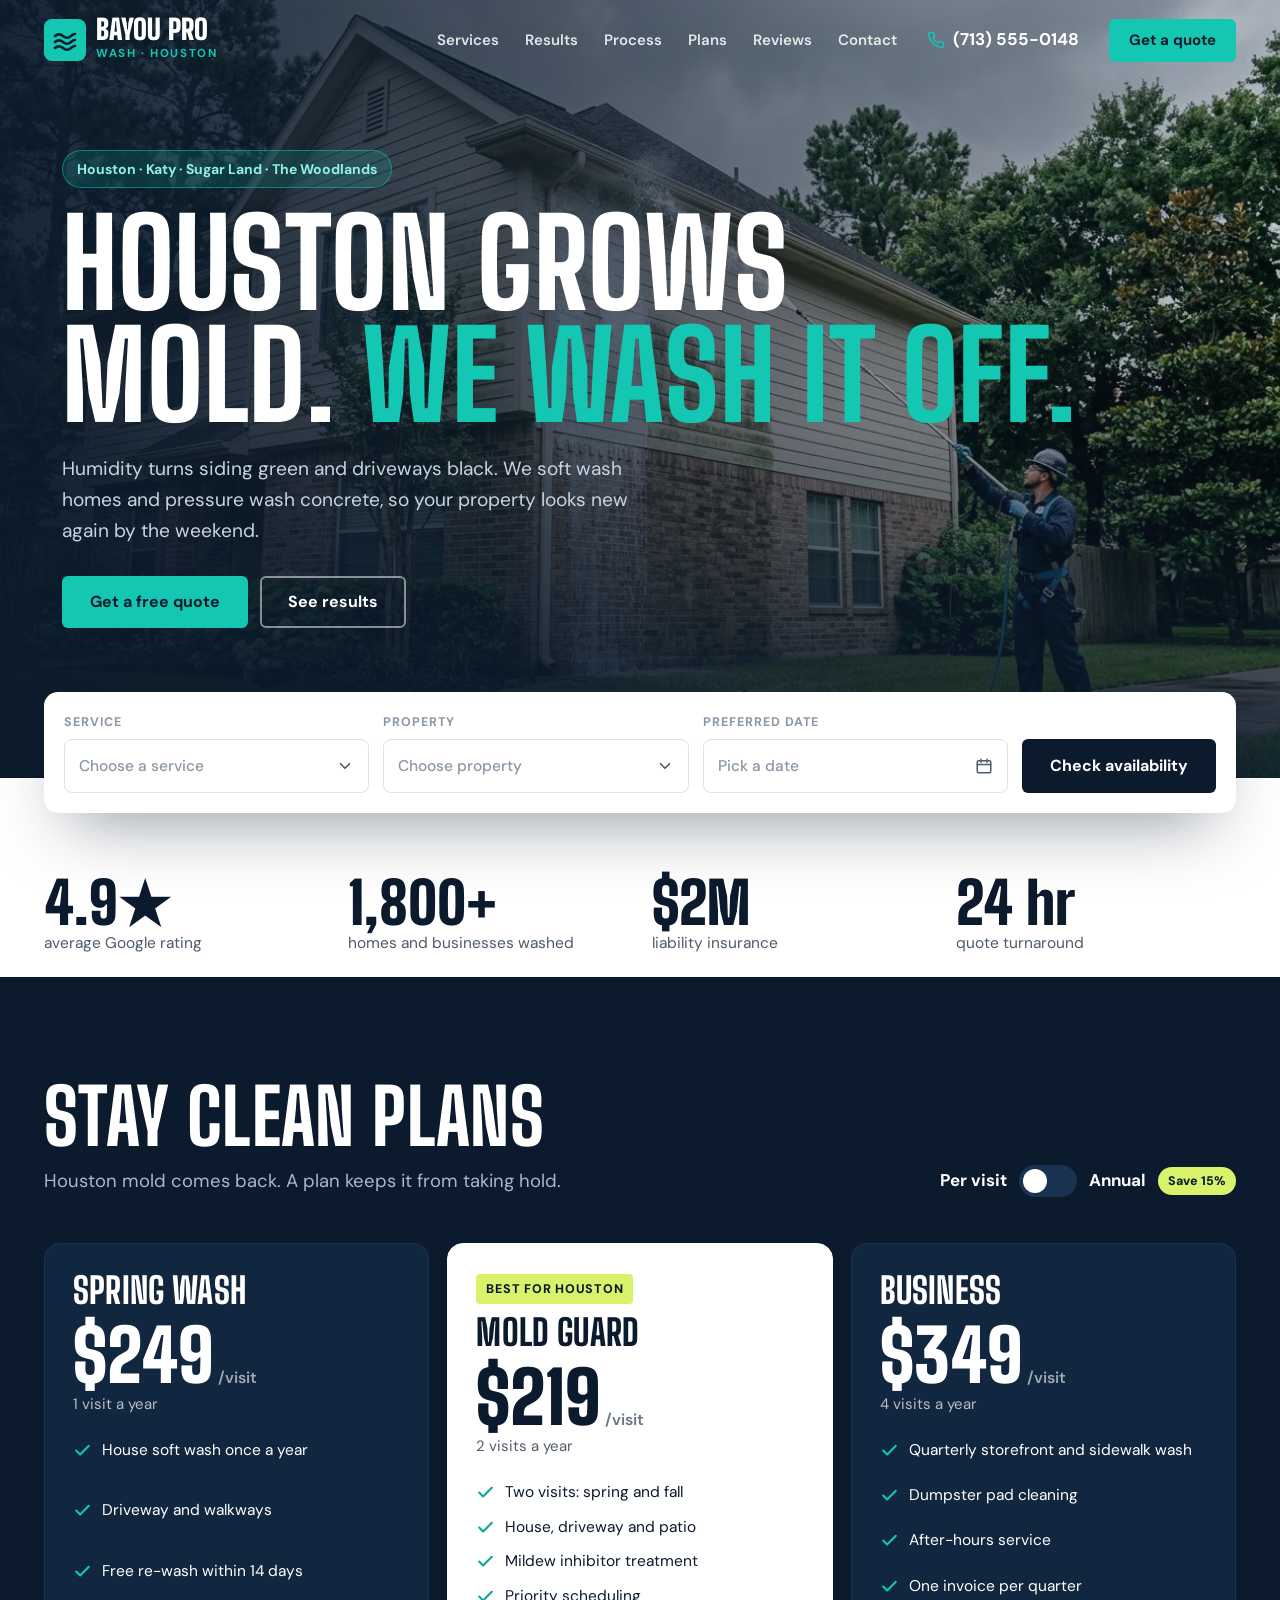
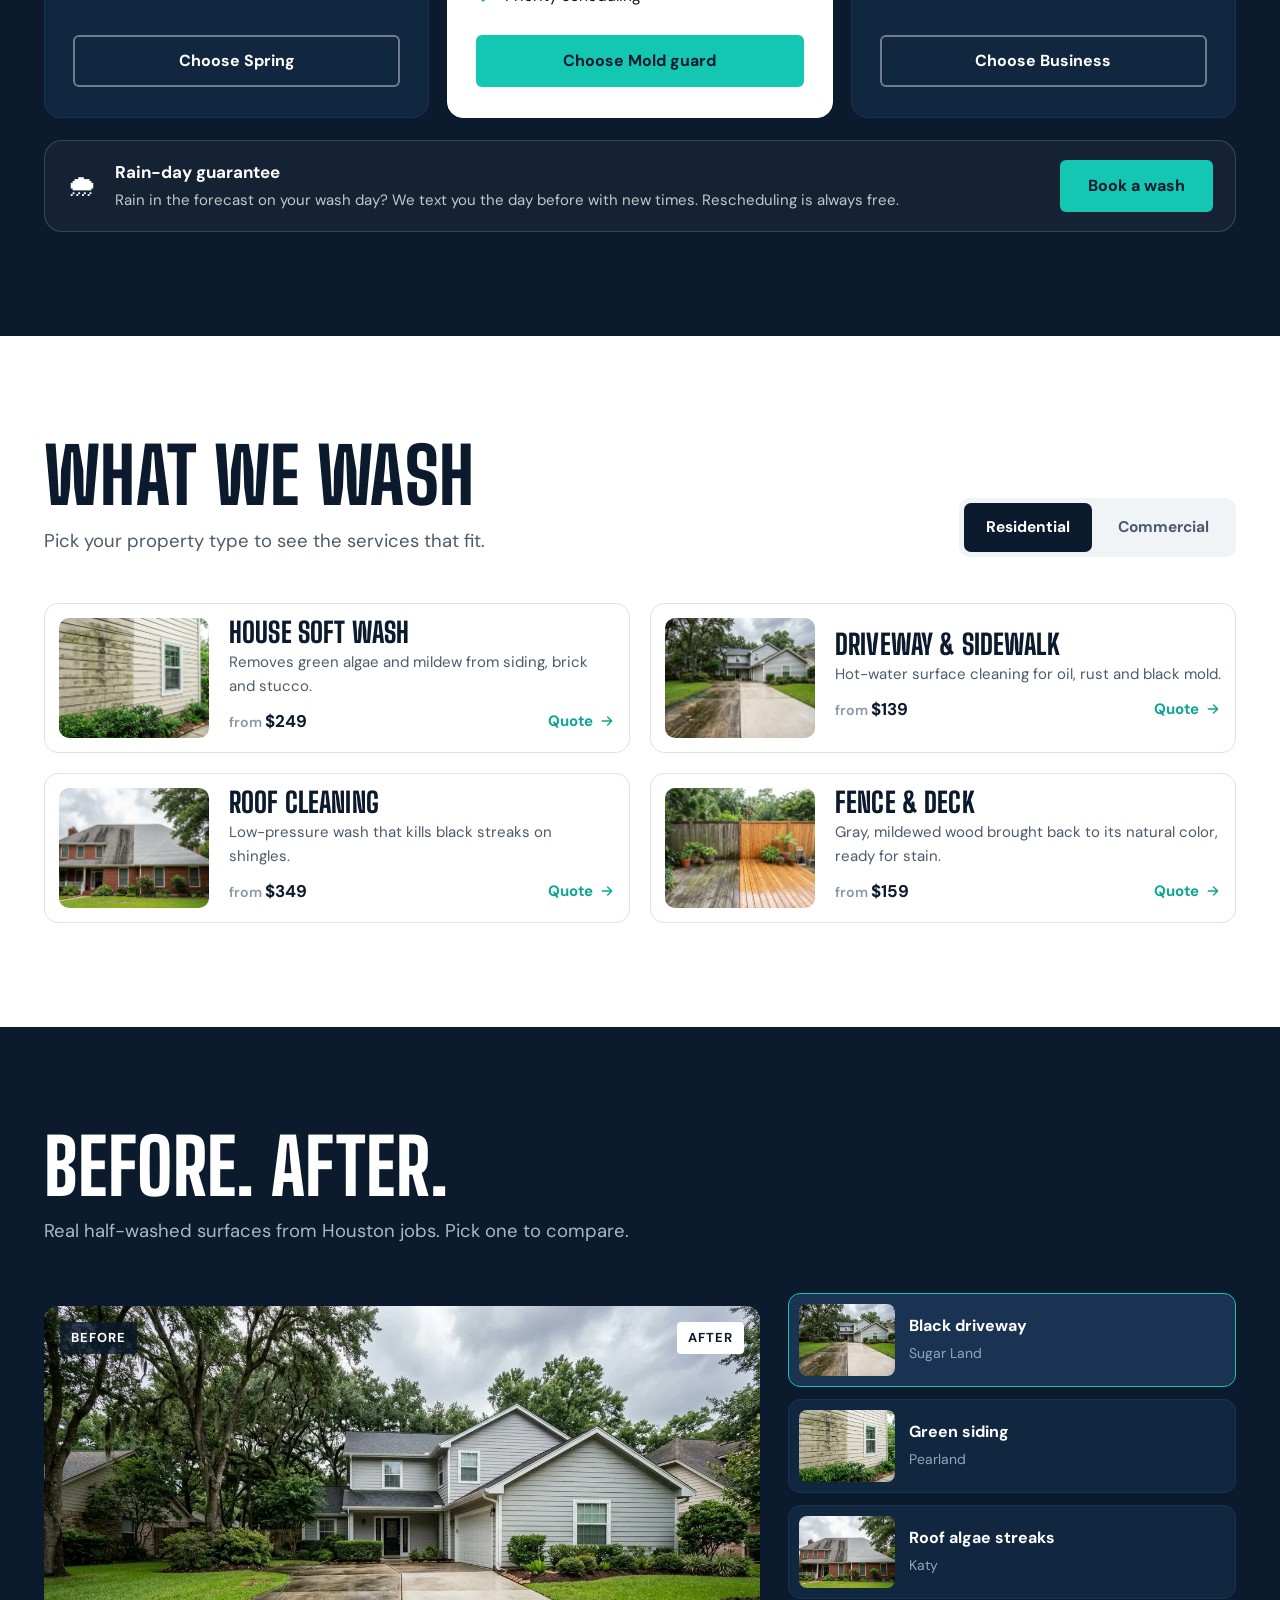
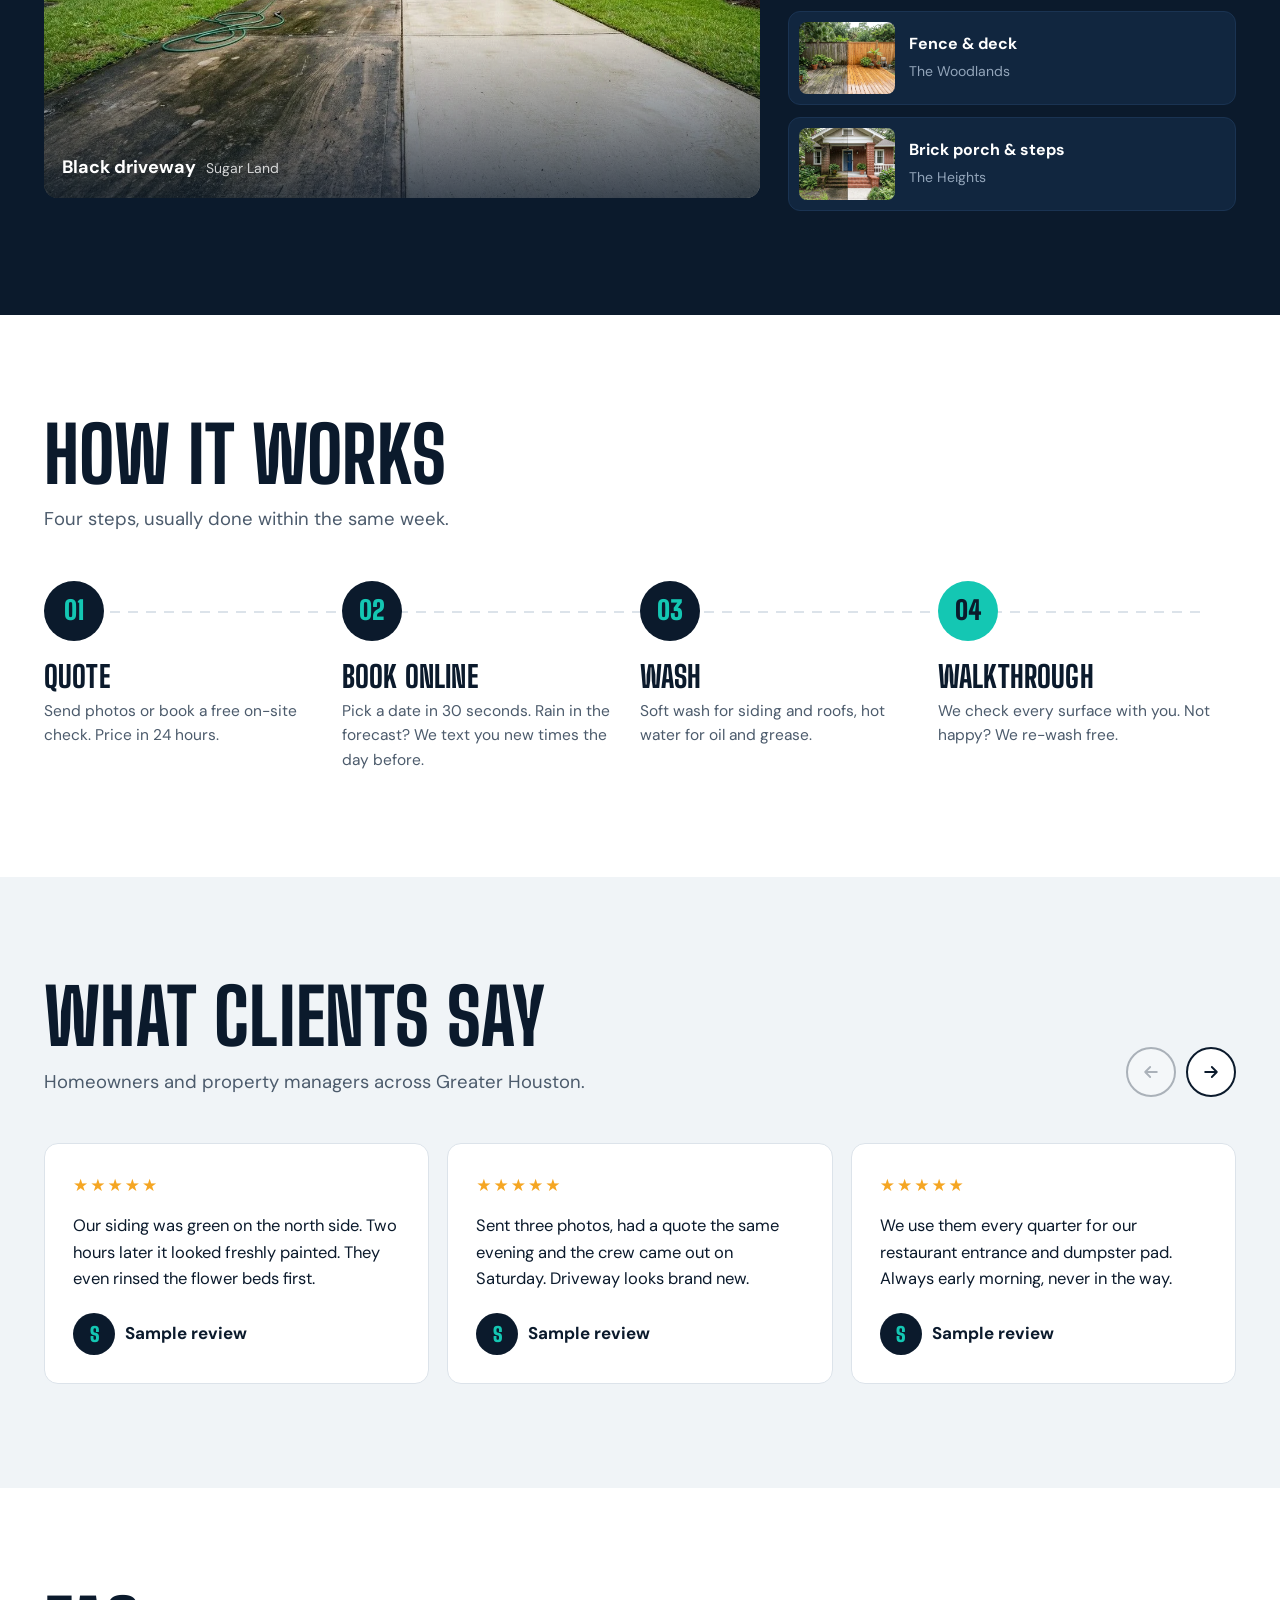
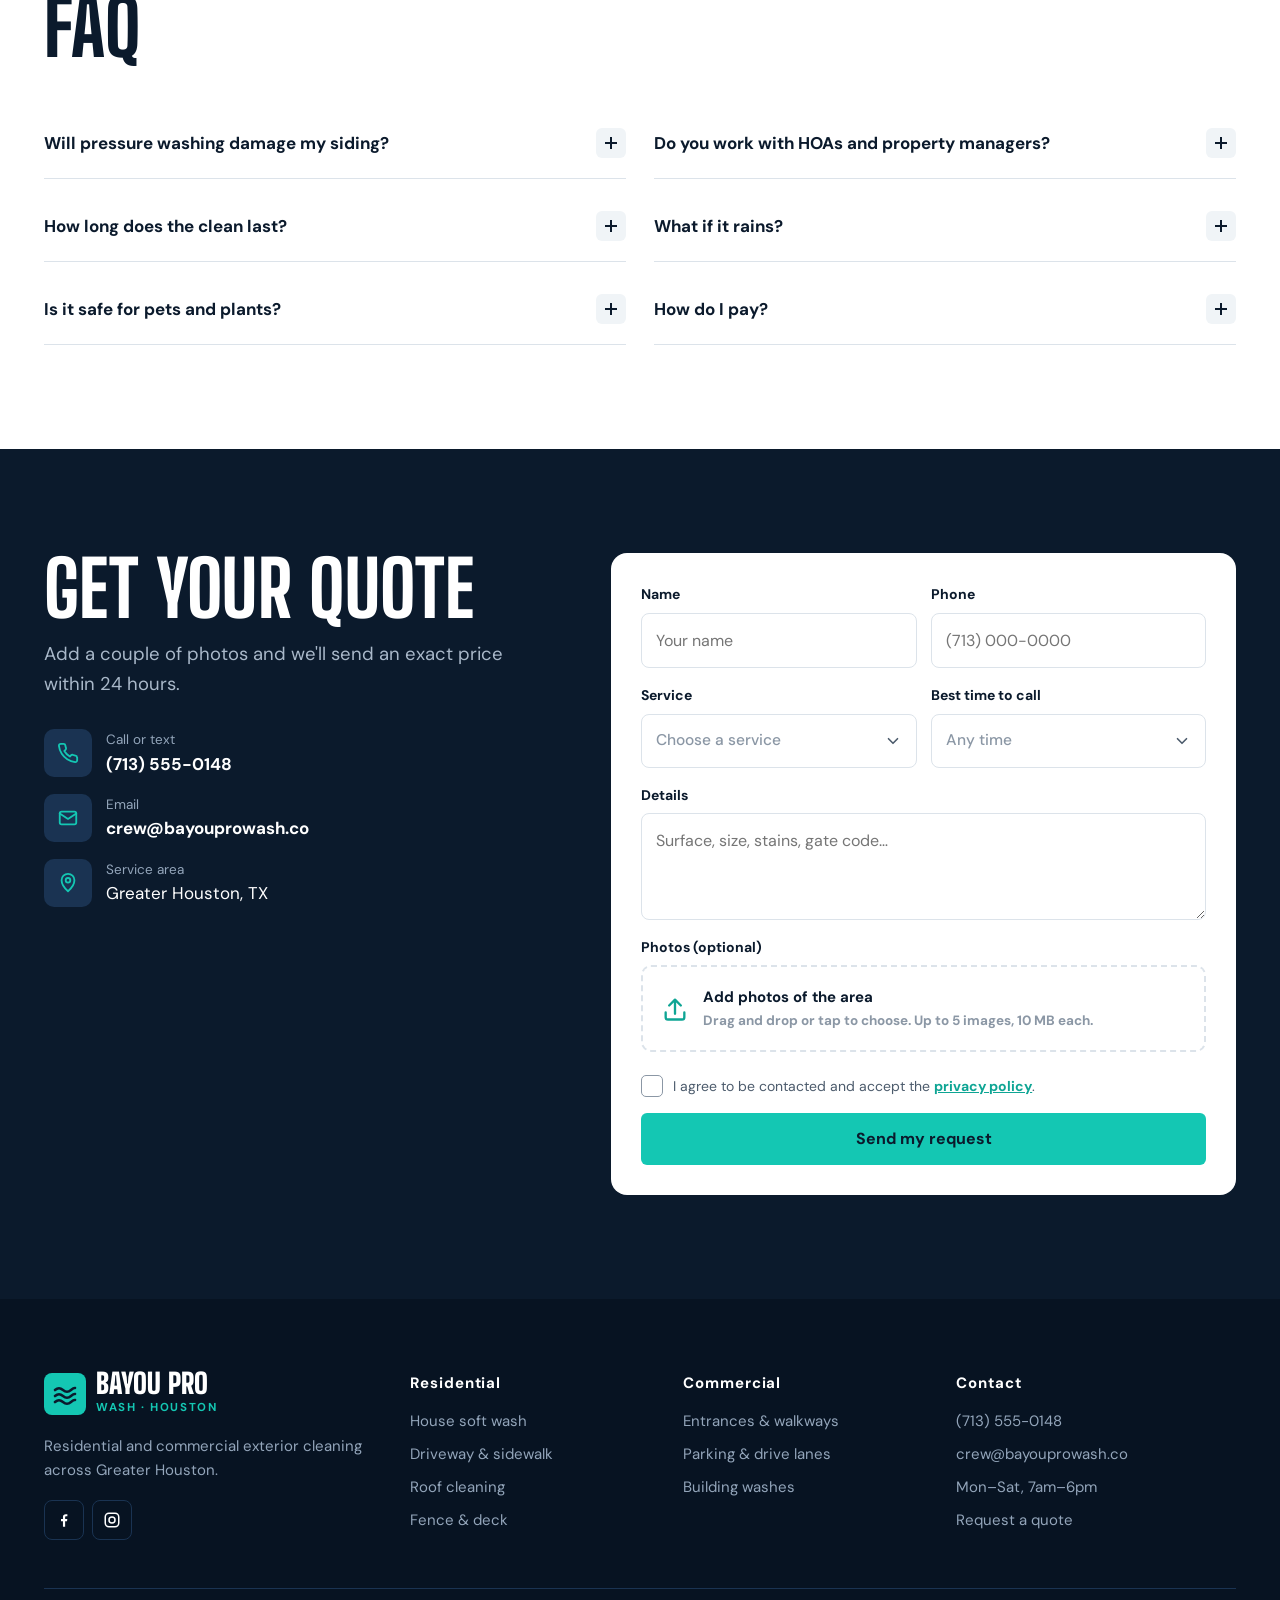
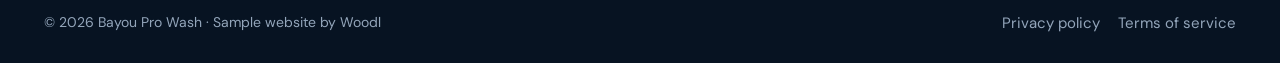
<file: work/bayou-pro-wash/index.html>
<!doctype html>
<html lang="en">
<head>
<meta charset="utf-8">
<meta name="robots" content="noindex">
<link rel="icon" href="favicon.svg" type="image/svg+xml">
<link rel="apple-touch-icon" href="apple-touch-icon.png">
<meta name="theme-color" content="#0B1A2C">
<meta name="viewport" content="width=device-width, initial-scale=1, viewport-fit=cover">
<title>Bayou Pro Wash | Pressure Washing in Houston, TX</title>
<meta name="description" content="Residential and commercial pressure washing in Houston, Katy, Sugar Land and The Woodlands. Mold, mildew and algae removal. Book online.">
<link rel="preconnect" href="https://fonts.googleapis.com">
<link rel="preconnect" href="https://fonts.gstatic.com" crossorigin>
<link href="https://fonts.googleapis.com/css2?family=Big+Shoulders+Display:wght@700;800;900&family=DM+Sans:opsz,wght@9..40,400;9..40,500;9..40,600;9..40,700&display=swap" rel="stylesheet">
<script>
/* Concept project by Woodl. All business details are fictional. */
const SITE = {
  name: "Bayou Pro Wash",
  phone: "(713) 555-0148",
  email: "crew@bayouprowash.co",
  formEndpoint: "",   // Formspree / webhook URL. Empty = demo mode
};
</script>
<style>
  /* Layout: humid-city night palette. Deep navy ground, aqua for water and actions, tall condensed signage type. A booking bar overlaps the hero like a counter. */
  :root{--kit-accent:#14C6B0;--kit-accent-ink:#0B1A2C;--kit-ink:#0B1A2C;
    --navy:#0B1A2C;
    --navy-2:#11263F;
    --navy-3:#1A3352;
    --ink:#0B1A2C;
    --ink-2:#4C5B6C;
    --ink-3:#8B97A5;
    --paper:#FFFFFF;
    --mist:#F0F4F7;
    --line:#DCE3EA;
    --aqua:#14C7B3;
    --aqua-d:#0EA594;
    --aqua-2:#E3FAF6;
    --lime:#D8F36A;
    --err:#E5484D;
    --display:"Big Shoulders Display", "Arial Narrow", sans-serif;
    --body:"DM Sans", system-ui, sans-serif;
  }
  *{box-sizing:border-box;}
  html{scroll-behavior:smooth;scroll-padding-top:84px;}
  @media (prefers-reduced-motion: reduce){ html{scroll-behavior:auto;} *,*::before,*::after{animation:none !important;transition:none !important;} }
  body{margin:0;background:var(--paper);color:var(--ink);font-family:var(--body);font-size:17px;line-height:1.6;-webkit-font-smoothing:antialiased;}
  body.locked{overflow:hidden;}
  img{display:block;max-width:100%;}
  a{color:inherit;}
  button{font:inherit;color:inherit;}
  :focus-visible{outline:3px solid var(--aqua);outline-offset:3px;}
  .wrap{max-width:1240px;margin:0 auto;padding-left:max(24px, env(safe-area-inset-left));padding-right:max(24px, env(safe-area-inset-right));}
  h1,h2,h3{font-family:var(--display);font-weight:800;text-transform:uppercase;letter-spacing:.005em;line-height:.92;margin:0;text-wrap:balance;}
  h2{font-size:clamp(46px,6vw,84px);}
  h3{font-size:30px;}
  section{padding-top:104px;padding-bottom:104px;}
  .lede{color:var(--ink-2);font-size:18.5px;max-width:34em;margin:16px 0 0;}
  .dark{background:var(--navy);color:#fff;}
  .dark .lede{color:#A9B8C9;}
  .mist{background:var(--mist);}
  .sec-head{display:flex;justify-content:space-between;align-items:flex-end;gap:24px;flex-wrap:wrap;margin-bottom:46px;}

  .btn{display:inline-flex;align-items:center;justify-content:center;gap:10px;white-space:nowrap;font-weight:700;font-size:16px;padding:16px 26px;border-radius:6px;text-decoration:none;border:2px solid transparent;cursor:pointer;line-height:1;transition:background .15s,color .15s,border-color .15s;}
  .btn-aqua{background:var(--aqua);color:var(--navy);}
  .btn-aqua:hover{background:#36D8C6;}
  .btn-navy{background:var(--navy);color:#fff;}
  .btn-navy:hover{background:var(--navy-3);}
  .btn-ghost{border-color:rgba(255,255,255,.5);color:#fff;background:transparent;}
  .btn-ghost:hover{background:#fff;color:var(--navy);}
  .btn-line{border-color:var(--navy);color:var(--navy);background:transparent;}
  .btn-line:hover{background:var(--navy);color:#fff;}
  .btn-block{width:100%;}
  .btn[disabled]{opacity:.6;cursor:default;}
  .btn svg{width:18px;height:18px;flex:none;}

  /* header */
  .header{position:absolute;top:0;left:0;right:0;z-index:40;color:#fff;transition:background .25s;}
  .header.fixed{position:fixed;background:var(--navy);box-shadow:0 1px 0 rgba(255,255,255,.08);}
  .header-in{display:flex;align-items:center;gap:30px;height:80px;}
  .logo{display:flex;align-items:center;gap:10px;text-decoration:none;flex:none;}
  .logo-mark{width:42px;height:42px;border-radius:8px;background:var(--aqua);display:flex;align-items:center;justify-content:center;}
  .logo-mark svg{width:26px;height:26px;}
  .logo b{font-family:var(--display);font-weight:900;font-size:28px;text-transform:uppercase;letter-spacing:.01em;line-height:.9;display:block;}
  .logo small{display:block;font-size:11.5px;letter-spacing:.14em;text-transform:uppercase;color:var(--aqua);font-weight:700;margin-top:3px;}
  .menu{display:flex;gap:26px;margin-left:auto;}
  .menu a{text-decoration:none;font-weight:600;font-size:15px;opacity:.85;}
  .menu a:hover{opacity:1;color:var(--aqua);}
  .h-phone{display:flex;align-items:center;gap:8px;text-decoration:none;font-weight:700;}
  .h-phone svg{width:18px;height:18px;color:var(--aqua);}
  .header .btn{padding:12px 18px;font-size:15px;}
  .burger{display:none;margin-left:auto;width:46px;height:46px;border-radius:6px;border:2px solid rgba(255,255,255,.5);background:transparent;color:#fff;align-items:center;justify-content:center;cursor:pointer;}
  .burger svg{width:22px;height:22px;}

  /* hero */
  .hero{position:relative;min-height:760px;color:#fff;display:flex;flex-direction:column;justify-content:flex-end;background:var(--navy);overflow:hidden;padding:0;}
  .hero-img{position:absolute;inset:0;width:100%;height:100%;object-fit:cover;object-position:50% 45%;}
  .hero::after{content:"";position:absolute;inset:0;background:linear-gradient(90deg, rgba(11,26,44,.94) 0%, rgba(11,26,44,.7) 45%, rgba(11,26,44,.2) 100%), linear-gradient(0deg, rgba(11,26,44,.9) 0%, rgba(11,26,44,0) 45%);}
  .hero-body{position:relative;z-index:2;padding-top:150px;padding-bottom:150px;}
  .chip{display:inline-flex;align-items:center;gap:8px;background:rgba(20,199,179,.16);border:1px solid rgba(20,199,179,.5);color:#8FF0E3;border-radius:999px;padding:7px 14px;font-weight:700;font-size:14px;}
  .hero h1{font-size:clamp(64px,9.5vw,148px);margin:20px 0 22px;max-width:9.5em;}
  .hero h1 span{color:var(--aqua);}
  .hero p{font-size:clamp(17px,1.5vw,20px);color:#C7D3E0;max-width:32em;margin:0 0 30px;}
  .hero-ctas{display:flex;gap:12px;flex-wrap:wrap;}

  /* booking bar */
  .bar-wrap{position:relative;z-index:5;margin-top:-86px;}
  .bar{background:#fff;border-radius:14px;box-shadow:0 30px 70px -26px rgba(11,26,44,.5);padding:20px;display:grid;grid-template-columns:repeat(3,1fr) auto;gap:14px;align-items:end;}
  .bar .field label{font-size:12.5px;letter-spacing:.08em;text-transform:uppercase;color:var(--ink-3);}
  .bar .btn{height:54px;}

  /* fields */
  .field{display:flex;flex-direction:column;gap:7px;min-width:0;}
  .field > label,.field > .lbl{font-size:14px;font-weight:700;}
  input,textarea{width:100%;font:inherit;font-size:16px;color:var(--ink);background:#fff;border:1.5px solid var(--line);border-radius:8px;padding:14px;transition:border-color .15s, box-shadow .15s;}
  input:hover,textarea:hover{border-color:var(--ink-3);}
  input:focus,textarea:focus{outline:none;border-color:var(--aqua-d);box-shadow:0 0 0 3px rgba(20,199,179,.2);}
  .err{color:var(--err);font-size:13.5px;font-weight:600;}
  .err:empty{display:none;}
  .field.invalid .csel-btn,.field.invalid input,.field.invalid textarea,.field.invalid .drop{border-color:var(--err);}
  .f2{display:grid;grid-template-columns:1fr 1fr;gap:14px;}

  /* custom select + date */
  .csel{position:relative;}
  .csel-btn{width:100%;height:54px;display:flex;align-items:center;justify-content:space-between;gap:10px;background:#fff;border:1.5px solid var(--line);border-radius:8px;padding:0 14px;font-weight:600;font-size:15.5px;cursor:pointer;text-align:left;transition:border-color .15s, box-shadow .15s;}
  .csel-btn > span{overflow:hidden;text-overflow:ellipsis;white-space:nowrap;}
  .csel-btn:hover{border-color:var(--ink-3);}
  .csel.open .csel-btn{border-color:var(--aqua-d);box-shadow:0 0 0 3px rgba(20,199,179,.2);}
  .csel-btn .ph{color:var(--ink-3);font-weight:500;}
  .csel-btn svg{width:18px;height:18px;flex:none;color:var(--ink-2);transition:transform .2s;}
  .csel.open .csel-btn svg.chev{transform:rotate(180deg);}
  .pop{position:absolute;left:0;top:calc(100% + 6px);z-index:30;background:#fff;border:1px solid var(--line);border-radius:12px;box-shadow:0 24px 50px -18px rgba(11,26,44,.4);display:none;}
  .csel.open .pop{display:block;animation:pop .14s ease-out;}
  .csel.up .pop{top:auto;bottom:calc(100% + 6px);}
  @keyframes pop{from{opacity:0;transform:translateY(-4px);}to{opacity:1;transform:none;}}
  .csel-list{list-style:none;margin:0;padding:6px;min-width:100%;max-height:280px;overflow:auto;}
  .csel .pop.list{right:0;}
  .csel-opt{display:flex;align-items:center;gap:10px;padding:11px 12px;border-radius:8px;cursor:pointer;font-weight:600;font-size:15px;}
  .csel-opt i{width:30px;height:30px;border-radius:8px;background:var(--mist);display:flex;align-items:center;justify-content:center;flex:none;color:var(--navy);font-style:normal;}
  .csel-opt i svg{width:16px;height:16px;}
  .csel-opt:hover,.csel-opt.active{background:var(--mist);}
  .csel-opt[aria-selected="true"]{background:var(--aqua-2);color:var(--aqua-d);}
  .csel-opt[aria-selected="true"] i{background:var(--aqua);color:var(--navy);}
  .cal{width:300px;padding:14px;}
  .cal-head{display:flex;justify-content:space-between;align-items:center;margin-bottom:10px;font-weight:700;}
  .cal-head button{width:34px;height:34px;border-radius:8px;border:1px solid var(--line);background:#fff;cursor:pointer;display:flex;align-items:center;justify-content:center;}
  .cal-head button:disabled{opacity:.3;cursor:default;}
  .cal-head svg{width:16px;height:16px;}
  .cal-grid{display:grid;grid-template-columns:repeat(7,1fr);gap:4px;text-align:center;}
  .cal-grid span{font-size:12px;color:var(--ink-3);font-weight:700;padding:4px 0;}
  .cal-grid button{aspect-ratio:1;border:none;border-radius:8px;background:transparent;cursor:pointer;font-weight:600;font-size:14.5px;}
  .cal-grid button:hover:not(:disabled){background:var(--mist);}
  .cal-grid button.rain{position:relative;color:#1F5E8C;background:#EAF4FB;}
  .cal-grid button.rain::after{content:"";position:absolute;left:50%;bottom:5px;width:5px;height:5px;margin-left:-2.5px;border-radius:50%;background:#3E9BD6;}
  .cal-grid button.rain[aria-pressed="true"]{background:var(--navy);color:#fff;}
  .cal-note .rd{display:inline-block;width:8px;height:8px;border-radius:50%;background:#3E9BD6;margin-right:6px;vertical-align:1px;}
  .rainline{margin-top:22px;display:flex;align-items:center;gap:18px;flex-wrap:wrap;border:1px solid rgba(255,255,255,.16);border-radius:18px;padding:18px 22px;background:rgba(255,255,255,.04);}
  .rainline .rl-ic{font-size:30px;line-height:1;color:inherit;}
  .rainline > div{flex:1;min-width:220px;}
  .rainline b{display:block;font-size:17px;}
  .rainline span{color:rgba(255,255,255,.75);font-size:15px;}
  .cal-grid button:disabled{color:#C3CCD5;cursor:not-allowed;}
  .cal-grid button.today{box-shadow:inset 0 0 0 1.5px var(--line);}
  .cal-grid button[aria-pressed="true"]{background:var(--navy);color:#fff;}
  .cal-note{font-size:12.5px;color:var(--ink-3);margin-top:8px;}

  /* trust */
  .trust{padding-top:64px;padding-bottom:20px;}
  .trust .wrap{display:grid;grid-template-columns:repeat(4,1fr);gap:24px;}
  .trust div b{display:block;font-family:var(--display);font-size:58px;font-weight:900;line-height:.9;color:var(--navy);}
  .trust div span{color:var(--ink-2);font-size:15.5px;}

  /* tabs services */
  .tabs{display:inline-flex;background:var(--mist);border-radius:10px;padding:5px;gap:4px;}
  .tabs button{border:none;background:transparent;padding:12px 22px;border-radius:7px;font-weight:700;font-size:15.5px;cursor:pointer;color:var(--ink-2);}
  .tabs button[aria-selected="true"]{background:var(--navy);color:#fff;}
  .tabpanel{display:none;}
  .tabpanel.on{display:grid;grid-template-columns:1fr 1fr;gap:20px;animation:fade .3s ease;}
  @keyframes fade{from{opacity:0;transform:translateY(6px);}to{opacity:1;transform:none;}}
  .srow{display:grid;grid-template-columns:150px 1fr;gap:20px;align-items:center;background:#fff;border:1px solid var(--line);border-radius:14px;padding:14px;transition:border-color .15s, box-shadow .15s;}
  .srow:hover{border-color:var(--aqua);box-shadow:0 14px 34px -20px rgba(11,26,44,.35);}
  .srow img{width:150px;height:120px;object-fit:cover;border-radius:10px;}
  .srow h3{font-size:28px;}
  .srow p{margin:4px 0 10px;color:var(--ink-2);font-size:15px;}
  .srow-foot{display:flex;align-items:center;justify-content:space-between;gap:10px;}
  .srow-foot b{font-weight:700;}
  .srow-foot b small{color:var(--ink-3);font-weight:600;}
  .txt-btn{background:none;border:none;padding:0;font-weight:700;color:var(--aqua-d);cursor:pointer;display:inline-flex;align-items:center;gap:6px;font-size:15px;}
  .txt-btn svg{width:16px;height:16px;}

  /* results */
  .res{display:grid;grid-template-columns:1.6fr 1fr;gap:28px;align-items:center;}
  .ba{position:relative;aspect-ratio:16/11;border-radius:14px;overflow:hidden;user-select:none;touch-action:pan-y;background:var(--navy-2);max-width:100%;}
  .ba img{position:absolute;inset:0;width:100%;height:100%;object-fit:cover;transition:opacity .25s ease;}
  .ba img.swap{opacity:.2;}
  .ba::after{content:"";position:absolute;inset:auto 0 0 0;height:35%;background:linear-gradient(0deg,rgba(11,26,44,.75),transparent);pointer-events:none;}
  .ba-cap{position:absolute;left:18px;bottom:16px;z-index:2;color:#fff;display:flex;gap:10px;align-items:baseline;}
  .ba-cap b{font-size:18px;}
  .ba-cap span{opacity:.8;font-size:14px;}
  .ba-tag{z-index:2;}
  .ba-before{position:absolute;inset:0;clip-path:inset(0 calc(100% - var(--pos,50%)) 0 0);}
  .ba-before img{filter:sepia(.5) saturate(.6) brightness(.55) contrast(1.2) hue-rotate(40deg);}
  .ba-before::after{content:"";position:absolute;inset:0;background:radial-gradient(ellipse 50% 40% at 30% 80%, rgba(30,50,20,.55), transparent 70%), radial-gradient(ellipse 40% 30% at 75% 30%, rgba(20,40,20,.45), transparent 70%);mix-blend-mode:multiply;}
  .ba-line{position:absolute;top:0;bottom:0;left:var(--pos,50%);width:3px;margin-left:-1.5px;background:#fff;pointer-events:none;}
  .ba-knob{position:absolute;top:50%;left:var(--pos,50%);transform:translate(-50%,-50%);width:54px;height:54px;border-radius:50%;background:var(--aqua);display:flex;align-items:center;justify-content:center;pointer-events:none;box-shadow:0 8px 24px rgba(0,0,0,.4);}
  .ba-knob svg{width:24px;height:24px;color:var(--navy);}
  .ba-tag{position:absolute;top:16px;font-weight:700;font-size:13px;letter-spacing:.08em;text-transform:uppercase;padding:6px 11px;border-radius:4px;pointer-events:none;}
  .ba-tag.b{left:16px;background:rgba(11,26,44,.8);color:#fff;}
  .ba-tag.a{right:16px;background:#fff;color:var(--navy);}
  .ba input{position:absolute;inset:0;width:100%;height:100%;opacity:0;cursor:ew-resize;margin:0;}
  .thumbs{display:grid;gap:12px;}
  .thumb{display:grid;grid-template-columns:96px 1fr;gap:14px;align-items:center;background:var(--navy-2);border:1.5px solid var(--navy-3);border-radius:12px;padding:10px;cursor:pointer;text-align:left;color:#fff;}
  .thumb img{width:96px;height:72px;object-fit:cover;border-radius:8px;}
  .thumb b{display:block;font-size:16px;}
  .thumb small{color:#93A5BA;font-size:14px;}
  .thumb[aria-pressed="true"]{border-color:var(--aqua);background:var(--navy-3);}

  /* process */
  .tl{display:grid;grid-template-columns:repeat(4,1fr);gap:0;counter-reset:s;position:relative;}
  .tl::before{content:"";position:absolute;top:30px;left:30px;right:30px;height:2px;background:repeating-linear-gradient(90deg, var(--line) 0 10px, transparent 10px 18px);}
  .tl-step{counter-increment:s;position:relative;padding-right:24px;}
  .tl-step::before{content:counter(s, decimal-leading-zero);display:flex;align-items:center;justify-content:center;width:60px;height:60px;border-radius:50%;background:var(--navy);color:var(--aqua);font-family:var(--display);font-weight:900;font-size:26px;position:relative;margin-bottom:22px;}
  .tl-step:last-child::before{background:var(--aqua);color:var(--navy);}
  .tl-step h3{font-size:30px;margin-bottom:8px;}
  .tl-step p{margin:0;color:var(--ink-2);font-size:15.5px;}

  /* plans */
  .toggle{display:inline-flex;align-items:center;gap:12px;font-weight:700;}
  .switch{width:58px;height:32px;border-radius:999px;background:var(--navy-3);border:none;position:relative;cursor:pointer;padding:0;}
  .switch::after{content:"";position:absolute;top:4px;left:4px;width:24px;height:24px;border-radius:50%;background:#fff;transition:transform .2s;}
  .switch[aria-checked="true"]{background:var(--aqua);}
  .switch[aria-checked="true"]::after{transform:translateX(26px);}
  .save{background:var(--lime);color:var(--navy);font-size:12.5px;font-weight:800;border-radius:999px;padding:4px 10px;}
  .plans{display:grid;grid-template-columns:repeat(3,1fr);gap:18px;}
  .plan{background:var(--navy-2);border:1.5px solid var(--navy-3);border-radius:16px;padding:30px 28px;display:flex;flex-direction:column;}
  .plan.best{background:#fff;color:var(--navy);border-color:#fff;}
  .plan h3{font-size:36px;}
  .plan .price{font-family:var(--display);font-weight:900;font-size:72px;line-height:.9;margin:16px 0 4px;}
  .plan .price small{font-family:var(--body);font-size:16px;font-weight:600;opacity:.6;}
  .plan .per{opacity:.7;font-size:15px;margin-bottom:22px;min-height:24px;}
  .plan ul{list-style:none;padding:0;margin:0 0 26px;display:grid;gap:10px;flex:1;}
  .plan li{display:flex;gap:10px;font-size:15.5px;}
  .plan li svg{width:19px;height:19px;flex:none;margin-top:3px;color:var(--aqua);}
  .plan.best li svg{color:var(--aqua-d);}
  .plan .ribbon{align-self:flex-start;background:var(--lime);color:var(--navy);font-weight:800;font-size:12.5px;letter-spacing:.06em;text-transform:uppercase;padding:5px 10px;border-radius:4px;margin-bottom:12px;}
  .plan:not(.best) .btn{background:transparent;border-color:rgba(255,255,255,.4);color:#fff;}
  .plan:not(.best) .btn:hover{background:#fff;color:var(--navy);}

  /* reviews */
  .rtrack{display:grid;grid-auto-flow:column;grid-auto-columns:calc((100% - 36px)/3);gap:18px;overflow-x:auto;scroll-snap-type:x mandatory;scrollbar-width:none;}
  .rtrack::-webkit-scrollbar{display:none;}
  .rcard{scroll-snap-align:start;background:#fff;border:1px solid var(--line);border-radius:14px;padding:28px;margin:0;display:flex;flex-direction:column;}
  .rcard .stars{color:#F5A623;letter-spacing:2px;}
  .rcard blockquote{margin:14px 0 20px;font-size:16.5px;flex:1;}
  .rcard cite{font-style:normal;font-weight:700;display:flex;gap:10px;align-items:center;}
  .rcard cite small{display:block;color:var(--ink-3);font-weight:500;font-size:13.5px;}
  .ava{width:42px;height:42px;border-radius:50%;background:var(--navy);color:var(--aqua);display:flex;align-items:center;justify-content:center;font-family:var(--display);font-weight:900;font-size:20px;}
  .rnav{display:flex;align-items:center;gap:10px;}
  .rnd{width:50px;height:50px;border-radius:50%;border:2px solid var(--navy);background:#fff;display:flex;align-items:center;justify-content:center;cursor:pointer;}
  .rnd:hover{background:var(--navy);color:#fff;}
  .rnd:disabled{opacity:.3;cursor:default;background:#fff;color:var(--navy);}
  .rnd svg{width:20px;height:20px;}

  /* faq */
  .faq-grid{display:grid;grid-template-columns:1fr 1fr;gap:0 28px;align-items:start;}
  .faq-col{display:flex;flex-direction:column;gap:12px;}
  .faq details{border-bottom:1.5px solid var(--line);}
  .faq summary{list-style:none;cursor:pointer;display:flex;justify-content:space-between;align-items:center;gap:18px;padding:20px 0;font-weight:700;font-size:17px;}
  .faq summary::-webkit-details-marker{display:none;}
  .faq summary i{width:30px;height:30px;border-radius:6px;background:var(--mist);position:relative;flex:none;}
  .faq summary i::before,.faq summary i::after{content:"";position:absolute;left:50%;top:50%;width:12px;height:2px;background:var(--navy);transform:translate(-50%,-50%);}
  .faq summary i::after{transform:translate(-50%,-50%) rotate(90deg);transition:transform .2s;}
  .faq details[open] summary i{background:var(--aqua);}
  .faq details[open] summary i::after{transform:translate(-50%,-50%) rotate(0);}
  .faq details p{margin:0 0 20px;color:var(--ink-2);}

  /* contact */
  .contact{display:grid;grid-template-columns:.9fr 1.1fr;gap:56px;align-items:start;}
  .c-list{list-style:none;padding:0;margin:30px 0 0;display:grid;gap:16px;}
  .c-list li{display:flex;gap:14px;align-items:center;}
  .c-list .ic{width:48px;height:48px;border-radius:10px;background:var(--navy-3);display:flex;align-items:center;justify-content:center;color:var(--aqua);flex:none;}
  .c-list .ic svg{width:22px;height:22px;}
  .c-list small{display:block;color:#93A5BA;font-size:13.5px;}
  .c-list a{text-decoration:none;font-weight:700;}
  .cform{background:#fff;color:var(--ink);border-radius:16px;padding:30px;display:grid;gap:16px;}
  .drop{border:2px dashed var(--line);border-radius:10px;padding:18px;display:flex;align-items:center;gap:14px;cursor:pointer;transition:border-color .15s, background .15s;}
  .drop:hover,.drop.over{border-color:var(--aqua-d);background:var(--aqua-2);}
  .drop svg{width:28px;height:28px;color:var(--aqua-d);flex:none;}
  .drop b{display:block;font-size:15px;}
  .drop small{color:var(--ink-3);font-size:13.5px;}
  .files{display:flex;flex-wrap:wrap;gap:8px;}
  .files span{display:inline-flex;align-items:center;gap:6px;background:var(--mist);border-radius:6px;padding:5px 8px 5px 10px;font-size:13.5px;font-weight:600;}
  .files button{border:none;background:none;cursor:pointer;padding:0;display:flex;}
  .files button svg{width:14px;height:14px;}
  .check{display:flex;gap:10px;align-items:flex-start;font-size:14px;color:var(--ink-2);cursor:pointer;}
  .check input{position:absolute;opacity:0;width:1px;height:1px;}
  .check .box{width:22px;height:22px;flex:none;border-radius:5px;border:1.5px solid var(--ink-3);display:flex;align-items:center;justify-content:center;background:#fff;}
  .check .box svg{width:14px;height:14px;color:var(--navy);opacity:0;}
  .check input:checked + .box{background:var(--aqua);border-color:var(--aqua);}
  .check input:checked + .box svg{opacity:1;}
  .check input:focus-visible + .box{outline:3px solid var(--aqua);outline-offset:2px;}
  .linkish{background:none;border:none;padding:0;color:var(--aqua-d);font-weight:700;cursor:pointer;text-decoration:underline;font-size:inherit;}

  /* modal */
  .modal{position:fixed;inset:0;z-index:100;display:none;align-items:center;justify-content:center;padding:20px;background:rgba(11,26,44,.7);backdrop-filter:blur(4px);}
  .modal.open{display:flex;animation:fadeIn .18s ease;}
  @keyframes fadeIn{from{opacity:0;}to{opacity:1;}}
  .dialog{background:#fff;border-radius:16px;width:min(560px,100%);max-height:calc(100vh - 40px);overflow:auto;animation:rise .22s ease;}
  @keyframes rise{from{transform:translateY(14px);}to{transform:none;}}
  .d-head{display:flex;justify-content:space-between;gap:16px;padding:26px 26px 0;}
  .d-head h3{font-size:38px;}
  .d-head p{color:var(--ink-2);margin:8px 0 0;font-size:15.5px;}
  .x{width:42px;height:42px;border-radius:8px;border:1px solid var(--line);background:#fff;display:flex;align-items:center;justify-content:center;cursor:pointer;flex:none;}
  .x:hover{background:var(--mist);}
  .x svg{width:18px;height:18px;}
  .d-body{padding:22px 26px 26px;display:grid;gap:16px;}
  .done{text-align:center;padding:40px 26px 32px;}
  .done .ok{width:76px;height:76px;border-radius:50%;background:var(--aqua-2);color:var(--aqua-d);display:flex;align-items:center;justify-content:center;margin:0 auto 18px;}
  .done .ok svg{width:38px;height:38px;}
  .done h3{font-size:40px;}
  .done p{color:var(--ink-2);margin:10px auto 22px;max-width:28em;}
  /* promo */
  .promo{display:grid;grid-template-columns:1fr 1fr;width:min(760px,100%);}
  .promo-img{background:var(--navy);position:relative;min-height:340px;}
  .promo-img img{position:absolute;inset:0;width:100%;height:100%;object-fit:cover;opacity:.75;}
  .promo-img b{position:absolute;left:22px;bottom:18px;font-family:var(--display);font-weight:900;font-size:110px;line-height:.85;color:var(--lime);text-shadow:0 4px 24px rgba(0,0,0,.4);}
  .promo-img b small{display:block;font-size:34px;color:#fff;}
  .promo .d-body{align-content:center;}
  .code{display:flex;align-items:center;justify-content:space-between;gap:10px;border:2px dashed var(--aqua-d);border-radius:10px;padding:12px 14px;font-family:var(--display);font-weight:900;font-size:30px;letter-spacing:.06em;}
  .code button{font-family:var(--body);font-size:14px;letter-spacing:0;}

  .toast{position:fixed;left:50%;bottom:24px;transform:translate(-50%,140%);opacity:0;pointer-events:none;background:var(--navy);color:#fff;padding:14px 20px;border-radius:10px;font-weight:600;z-index:130;transition:transform .3s, opacity .3s;max-width:calc(100% - 32px);}
  .toast.show{transform:translate(-50%,0);opacity:1;}

  .drawer{position:fixed;inset:0;z-index:90;background:var(--navy);color:#fff;display:flex;flex-direction:column;padding:16px max(24px, env(safe-area-inset-left)) 28px;transform:translateX(100%);transition:transform .3s ease;}
  .drawer.open{transform:none;}
  .drawer-top{display:flex;justify-content:space-between;align-items:center;height:60px;}
  .drawer .x{background:transparent;border-color:rgba(255,255,255,.3);color:#fff;}
  .drawer nav{display:flex;flex-direction:column;margin-top:18px;}
  .drawer nav a{font-family:var(--display);font-weight:800;text-transform:uppercase;font-size:44px;line-height:1;text-decoration:none;padding:12px 0;border-bottom:1px solid var(--navy-3);}
  .drawer .btn{margin-top:auto;}

  footer{background:#071322;color:#93A5BA;padding-top:72px;padding-bottom:28px;font-size:15px;}
  .foot{display:grid;grid-template-columns:1.4fr 1fr 1fr 1.2fr;gap:40px;}
  footer .logo{color:#fff;}
  footer h4{font-family:var(--body);text-transform:none;color:#fff;font-size:15px;margin:0 0 14px;letter-spacing:.06em;}
  footer ul{list-style:none;padding:0;margin:0;display:grid;gap:9px;}
  footer a{text-decoration:none;}
  footer a:hover,footer .fbtn:hover{color:#fff;text-decoration:underline;}
  .fbtn{background:none;border:none;padding:0;color:#93A5BA;cursor:pointer;font-size:15px;}
  .foot-bottom{display:flex;justify-content:space-between;gap:16px;flex-wrap:wrap;border-top:1px solid var(--navy-3);margin-top:48px;padding-top:22px;font-size:14px;}
  .soc{display:flex;gap:8px;margin-top:18px;}
  .soc a{width:40px;height:40px;border-radius:8px;border:1px solid var(--navy-3);display:flex;align-items:center;justify-content:center;color:#fff;}
  .soc svg{width:18px;height:18px;}

  .mbar{position:fixed;left:0;right:0;bottom:0;z-index:50;display:none;gap:10px;padding:10px max(12px, env(safe-area-inset-left)) calc(10px + env(safe-area-inset-bottom));background:var(--navy);}
  .mbar .btn{flex:1;padding:15px 10px;}
  .mbar .btn-ghost{border-color:rgba(255,255,255,.35);}

  @media (max-width:1120px){ .menu{gap:18px;} .h-phone{display:none;} }
  @media (max-width:980px){
    .menu,.header .btn{display:none;}
    .burger{display:flex;}
    .bar{grid-template-columns:1fr 1fr;}
    .bar .btn{grid-column:1 / -1;}
    .tabpanel.on{grid-template-columns:1fr;}
    .res,.contact{grid-template-columns:1fr;}
    .thumbs{grid-template-columns:repeat(3,1fr);}
    .thumb{grid-template-columns:1fr;text-align:center;}
    .thumb img{width:100%;height:80px;}
    .tl{grid-template-columns:1fr 1fr;gap:34px 0;}
    .tl::before{display:none;}
    .plans{grid-template-columns:1fr;max-width:560px;}
    .rtrack{grid-auto-columns:calc((100% - 18px)/2);}
    .faq-grid{grid-template-columns:1fr;gap:12px;}
    .foot{grid-template-columns:1fr 1fr;}
    .trust .wrap{grid-template-columns:1fr 1fr;}
    .promo{grid-template-columns:1fr;}
    .promo-img{min-height:200px;}
  }
  @media (max-width:640px){
    body{font-size:16px;}
    section{padding-top:64px;padding-bottom:64px;}
    .wrap{padding-left:max(18px, env(safe-area-inset-left));padding-right:max(18px, env(safe-area-inset-right));}
    .header-in{height:68px;}
    .logo b{font-size:24px;}
    .hero{min-height:auto;}
    .hero-body{padding-top:120px;padding-bottom:120px;}
    .hero h1{font-size:clamp(56px,17vw,80px);}
    .hero-ctas .btn{flex:1;}
    .bar{grid-template-columns:1fr;padding:16px;}
    .cal{width:min(300px, calc(100vw - 48px));}
    .trust{padding-top:44px;}
    .trust div b{font-size:46px;}
    .srow{grid-template-columns:96px 1fr;gap:14px;padding:12px;}
    .srow img{width:96px;height:96px;}
    .srow h3{font-size:24px;}
    .srow p{font-size:14px;}
    .tl{grid-template-columns:1fr;}
    .rtrack{grid-auto-columns:88%;}
    .f2{grid-template-columns:1fr;}
    .cform{padding:22px 18px;}
    .foot{grid-template-columns:1fr;}
    .d-head,.d-body{padding-left:20px;padding-right:20px;}
    .d-head h3{font-size:32px;}
    .promo-img b{font-size:84px;}
    footer{padding-bottom:100px;}
    .thumb small{display:none;}
  }
  .foot-bottom .fl{display:flex;gap:18px;flex-wrap:wrap;}
  .foot-bottom a{color:inherit;}
</style>
<link rel="stylesheet" href="../kit.css">
<script src="../../a.js" defer></script>
</head>
<body>

<svg width="0" height="0" style="position:absolute" aria-hidden="true">
  <symbol id="i-chev" viewBox="0 0 24 24"><path fill="none" stroke="currentColor" stroke-width="2.2" stroke-linecap="round" stroke-linejoin="round" d="m6 9 6 6 6-6"/></symbol>
  <symbol id="i-check" viewBox="0 0 24 24"><path fill="none" stroke="currentColor" stroke-width="2.6" stroke-linecap="round" stroke-linejoin="round" d="M20 6 9 17l-5-5"/></symbol>
  <symbol id="i-x" viewBox="0 0 24 24"><path fill="none" stroke="currentColor" stroke-width="2.2" stroke-linecap="round" d="M6 6l12 12M18 6 6 18"/></symbol>
  <symbol id="i-left" viewBox="0 0 24 24"><path fill="none" stroke="currentColor" stroke-width="2.2" stroke-linecap="round" stroke-linejoin="round" d="M19 12H5m6 6-6-6 6-6"/></symbol>
  <symbol id="i-right" viewBox="0 0 24 24"><path fill="none" stroke="currentColor" stroke-width="2.2" stroke-linecap="round" stroke-linejoin="round" d="M5 12h14m-6-6 6 6-6 6"/></symbol>
  <symbol id="i-cal" viewBox="0 0 24 24"><g fill="none" stroke="currentColor" stroke-width="2" stroke-linecap="round" stroke-linejoin="round"><rect x="3" y="5" width="18" height="16" rx="2"/><path d="M16 3v4M8 3v4M3 10h18"/></g></symbol>
  <symbol id="i-phone" viewBox="0 0 24 24"><path fill="none" stroke="currentColor" stroke-width="2" stroke-linecap="round" stroke-linejoin="round" d="M22 16.9v3a2 2 0 0 1-2.2 2 19.8 19.8 0 0 1-8.6-3.1 19.5 19.5 0 0 1-6-6A19.8 19.8 0 0 1 2.1 4.2 2 2 0 0 1 4.1 2h3a2 2 0 0 1 2 1.7c.1.9.4 1.8.7 2.7a2 2 0 0 1-.5 2.1L8 9.8a16 16 0 0 0 6 6l1.3-1.3a2 2 0 0 1 2.1-.4c.9.3 1.8.6 2.7.7a2 2 0 0 1 1.7 2z"/></symbol>
  <symbol id="i-mail" viewBox="0 0 24 24"><g fill="none" stroke="currentColor" stroke-width="2" stroke-linecap="round" stroke-linejoin="round"><rect x="3" y="5" width="18" height="14" rx="2"/><path d="m3 7 9 6 9-6"/></g></symbol>
  <symbol id="i-pin" viewBox="0 0 24 24"><g fill="none" stroke="currentColor" stroke-width="2" stroke-linecap="round" stroke-linejoin="round"><path d="M12 21s-7-6.2-7-12a7 7 0 0 1 14 0c0 5.8-7 12-7 12z"/><circle cx="12" cy="9" r="2.5"/></g></symbol>
  <symbol id="i-up" viewBox="0 0 24 24"><g fill="none" stroke="currentColor" stroke-width="2" stroke-linecap="round" stroke-linejoin="round"><path d="M4 15v4a2 2 0 0 0 2 2h12a2 2 0 0 0 2-2v-4"/><path d="m7 9 5-5 5 5M12 4v12"/></g></symbol>
  <symbol id="i-home" viewBox="0 0 24 24"><path fill="none" stroke="currentColor" stroke-width="2" stroke-linecap="round" stroke-linejoin="round" d="M3 11.5 12 4l9 7.5M5 10v10h14V10"/></symbol>
  <symbol id="i-store" viewBox="0 0 24 24"><path fill="none" stroke="currentColor" stroke-width="2" stroke-linecap="round" stroke-linejoin="round" d="M3 9l2-5h14l2 5M4 9v11h16V9M3 9h18M9 20v-6h6v6"/></symbol>
  <symbol id="i-drop" viewBox="0 0 24 24"><path fill="none" stroke="currentColor" stroke-width="2" stroke-linecap="round" stroke-linejoin="round" d="M12 3c3 4 6 7.5 6 11a6 6 0 0 1-12 0c0-3.5 3-7 6-11z"/></symbol>
  <symbol id="i-fb" viewBox="0 0 24 24"><path fill="currentColor" d="M13.5 21v-7.5h2.5l.4-3h-2.9V8.6c0-.9.3-1.5 1.5-1.5h1.5V4.4c-.3 0-1.2-.1-2.2-.1-2.2 0-3.7 1.3-3.7 3.8v2.4H8v3h2.6V21z"/></symbol>
  <symbol id="i-ig" viewBox="0 0 24 24"><g fill="none" stroke="currentColor" stroke-width="2"><rect x="3" y="3" width="18" height="18" rx="5"/><circle cx="12" cy="12" r="4"/></g></symbol>
  <symbol id="i-mark" viewBox="0 0 26 26"><g fill="none" stroke="#0B1A2C" stroke-width="2.6" stroke-linecap="round"><path d="M3 9c3-2.5 5-2.5 8 0s5 2.5 8 0 4-2 4-2"/><path d="M3 15c3-2.5 5-2.5 8 0s5 2.5 8 0 4-2 4-2"/><path d="M3 21c3-2.5 5-2.5 8 0s5 2.5 8 0 4-2 4-2"/></g></symbol>
</svg>

<header class="header" id="header">
  <div class="wrap header-in">
    <a class="logo" href="#top"><span class="logo-mark"><svg><use href="#i-mark"/></svg></span><span><b>Bayou Pro</b><small>Wash · Houston</small></span></a>
    <nav class="menu" aria-label="Main"><a href="#services">Services</a><a href="#results">Results</a><a href="#process">Process</a><a href="#plans">Plans</a><a href="#reviews">Reviews</a><a href="#contact">Contact</a></nav>
    <a class="h-phone" data-tel><svg><use href="#i-phone"/></svg><span data-tel-text></span></a>
    <button class="btn btn-aqua" data-quote>Get a quote</button>
    <button class="burger" id="burger" aria-label="Open menu" aria-expanded="false"><svg viewBox="0 0 24 24" fill="none" stroke="currentColor" stroke-width="2" stroke-linecap="round"><path d="M4 7h16M4 12h16M4 17h16"/></svg></button>
  </div>
</header>

<div class="drawer" id="drawer" aria-hidden="true">
  <div class="drawer-top"><a class="logo" href="#top"><span class="logo-mark"><svg><use href="#i-mark"/></svg></span><span><b>Bayou Pro</b></span></a><button class="x" id="drawerClose" aria-label="Close menu"><svg><use href="#i-x"/></svg></button></div>
  <nav><a href="#services">Services</a><a href="#results">Results</a><a href="#process">Process</a><a href="#plans">Plans</a><a href="#reviews">Reviews</a><a href="#contact">Contact</a></nav>
  <button class="btn btn-aqua btn-block" data-quote>Get a quote</button>
</div>

<main id="top">
  <section class="hero">
    <img class="hero-img" src="../img/heroBayou.webp" width="1376" height="768" alt="">
    <div class="wrap hero-body">
      <span class="chip">Houston · Katy · Sugar Land · The Woodlands</span>
      <h1>Houston grows mold. <span>We wash it off.</span></h1>
      <p>Humidity turns siding green and driveways black. We soft wash homes and pressure wash concrete, so your property looks new again by the weekend.</p>
      <div class="hero-ctas"><button class="btn btn-aqua" data-quote>Get a free quote</button><a class="btn btn-ghost" href="#results">See results</a></div>
    </div>
  </section>

  <div class="bar-wrap"><div class="wrap">
    <form class="bar" id="barForm" novalidate aria-label="Check availability">
      <div class="field"><label id="lblBarSvc">Service</label><div class="csel" data-select="barSvc" aria-labelledby="lblBarSvc"></div></div>
      <div class="field"><label id="lblBarProp">Property</label><div class="csel" data-select="barProp" aria-labelledby="lblBarProp"></div></div>
      <div class="field"><label id="lblBarDate">Preferred date</label><div class="csel" data-date="barDate" aria-labelledby="lblBarDate"></div></div>
      <button class="btn btn-navy" type="submit">Check availability</button>
    </form>
  </div></div>

  <div class="trust"><div class="wrap">
    <div><b>4.9★</b><span>average Google rating</span></div>
    <div><b>1,800+</b><span>homes and businesses washed</span></div>
    <div><b>$2M</b><span>liability insurance</span></div>
    <div><b>24 hr</b><span>quote turnaround</span></div>
  </div></div>

  <section class="dark" id="plans">
    <div class="wrap">
      <div class="sec-head">
        <div><h2>Stay clean plans</h2><p class="lede">Houston mold comes back. A plan keeps it from taking hold.</p></div>
        <div class="toggle"><span>Per visit</span><button class="switch" id="billing" role="switch" aria-checked="false" aria-label="Switch to annual billing"></button><span>Annual</span><span class="save">Save 15%</span></div>
      </div>
      <div class="plans" id="planGrid"></div>
      <div class="rainline"><span class="rl-ic">🌧</span><div><b>Rain-day guarantee</b><span>Rain in the forecast on your wash day? We text you the day before with new times. Rescheduling is always free.</span></div><button class="btn btn-aqua" data-quote>Book a wash</button></div>
    </div>
  </section>

  <section id="services">
    <div class="wrap">
      <div class="sec-head">
        <div><h2>What we wash</h2><p class="lede">Pick your property type to see the services that fit.</p></div>
        <div class="tabs" role="tablist" aria-label="Property type">
          <button role="tab" aria-selected="true" aria-controls="tab-res" id="t-res">Residential</button>
          <button role="tab" aria-selected="false" aria-controls="tab-com" id="t-com" tabindex="-1">Commercial</button>
        </div>
      </div>
      <div class="tabpanel on" id="tab-res" role="tabpanel" aria-labelledby="t-res"></div>
      <div class="tabpanel" id="tab-com" role="tabpanel" aria-labelledby="t-com"></div>
    </div>
  </section>

  <section class="dark" id="results">
    <div class="wrap">
      <div class="sec-head"><div><h2>Before. After.</h2><p class="lede">Real half-washed surfaces from Houston jobs. Pick one to compare.</p></div></div>
      <div class="res">
        <div class="ba" id="ba">
          <img id="baA" alt="" width="1264" height="848">
          <span class="ba-tag b">Before</span><span class="ba-tag a">After</span>
          <div class="ba-cap" id="baCap"></div>
        </div>
        <div class="thumbs" id="thumbs"></div>
      </div>
    </div>
  </section>

  <section id="process">
    <div class="wrap">
      <div class="sec-head"><div><h2>How it works</h2><p class="lede">Four steps, usually done within the same week.</p></div></div>
      <div class="tl">
        <div class="tl-step"><h3>Quote</h3><p>Send photos or book a free on-site check. Price in 24 hours.</p></div>
        <div class="tl-step"><h3>Book online</h3><p>Pick a date in 30 seconds. Rain in the forecast? We text you new times the day before.</p></div>
        <div class="tl-step"><h3>Wash</h3><p>Soft wash for siding and roofs, hot water for oil and grease.</p></div>
        <div class="tl-step"><h3>Walkthrough</h3><p>We check every surface with you. Not happy? We re-wash free.</p></div>
      </div>
    </div>
  </section>


  <section class="mist" id="reviews">
    <div class="wrap">
      <div class="sec-head"><div><h2>What clients say</h2><p class="lede">Homeowners and property managers across Greater Houston.</p></div>
        <div class="rnav"><button class="rnd" id="rPrev" aria-label="Previous reviews"><svg><use href="#i-left"/></svg></button><button class="rnd" id="rNext" aria-label="Next reviews"><svg><use href="#i-right"/></svg></button></div>
      </div>
      <div class="rtrack" id="rtrack" tabindex="0" aria-label="Client reviews"></div>
    </div>
  </section>

  <section id="faq">
    <div class="wrap">
      <div class="sec-head"><div><h2>FAQ</h2></div></div>
      <div class="faq faq-grid" id="faqGrid" data-kit-faq></div>
    </div>
  </section>

  <section class="dark" id="contact">
    <div class="wrap contact">
      <div>
        <h2>Get your quote</h2>
        <p class="lede">Add a couple of photos and we'll send an exact price within 24 hours.</p>
        <ul class="c-list">
          <li><span class="ic"><svg><use href="#i-phone"/></svg></span><span><small>Call or text</small><a data-tel><span data-tel-text></span></a></span></li>
          <li><span class="ic"><svg><use href="#i-mail"/></svg></span><span><small>Email</small><a data-mail></a></span></li>
          <li><span class="ic"><svg><use href="#i-pin"/></svg></span><span><small>Service area</small>Greater Houston, TX</span></li>
        </ul>
      </div>
      <form class="cform" id="cForm" novalidate>
        <div class="f2">
          <div class="field"><label for="cName">Name</label><input id="cName" autocomplete="name" placeholder="Your name"><span class="err"></span></div>
          <div class="field"><label for="cPhone">Phone</label><input id="cPhone" type="tel" autocomplete="tel" placeholder="(713) 000-0000"><span class="err"></span></div>
        </div>
        <div class="f2">
          <div class="field"><span class="lbl" id="lblCSvc">Service</span><div class="csel" data-select="cSvc" aria-labelledby="lblCSvc"></div><span class="err"></span></div>
          <div class="field"><span class="lbl" id="lblCTime">Best time to call</span><div class="csel" data-select="cTime" aria-labelledby="lblCTime"></div></div>
        </div>
        <div class="field"><label for="cMsg">Details</label><textarea id="cMsg" rows="3" placeholder="Surface, size, stains, gate code…"></textarea></div>
        <div class="field"><span class="lbl">Photos (optional)</span>
          <label class="drop" id="drop"><svg><use href="#i-up"/></svg><span><b>Add photos of the area</b><small>Drag and drop or tap to choose. Up to 5 images, 10 MB each.</small></span><input type="file" id="cFiles" accept="image/*" multiple hidden></label>
          <div class="files" id="fileList"></div><span class="err" id="errFiles"></span>
        </div>
        <label class="check"><input type="checkbox" id="cAgree"><span class="box"><svg><use href="#i-check"/></svg></span><span>I agree to be contacted and accept the <a class="linkish" href="privacy.html" target="_blank">privacy policy</a>.</span></label>
        <span class="err" id="errAgree"></span>
        <button class="btn btn-aqua btn-block" type="submit">Send my request</button>
      </form>
    </div>
  </section>
</main>

<footer>
  <div class="wrap">
    <div class="foot">
      <div><a class="logo" href="#top"><span class="logo-mark"><svg><use href="#i-mark"/></svg></span><span><b>Bayou Pro</b><small>Wash · Houston</small></span></a>
        <p style="margin:16px 0 0;max-width:24em">Residential and commercial exterior cleaning across Greater Houston.</p>
        <div class="soc"><a href="#" aria-label="Facebook"><svg><use href="#i-fb"/></svg></a><a href="#" aria-label="Instagram"><svg><use href="#i-ig"/></svg></a></div></div>
      <div><h4>Residential</h4><ul id="fRes"></ul></div>
      <div><h4>Commercial</h4><ul id="fCom"></ul></div>
      <div><h4>Contact</h4><ul><li><a data-tel><span data-tel-text></span></a></li><li><a data-mail></a></li><li>Mon–Sat, 7am–6pm</li><li><button class="fbtn" data-quote>Request a quote</button></li></ul></div>
    </div>
    <div class="foot-bottom"><span>© <span id="yr"></span> Bayou Pro Wash · <a href="https://woodl-site.com" target="_blank" rel="noopener">Sample website by Woodl</a></span><span class="fl"><a class="fbtn" href="privacy.html">Privacy policy</a><a class="fbtn" href="terms.html">Terms of service</a></span></div>
  </div>
</footer>


<!-- quote modal -->
<div class="modal" id="qModal" role="dialog" aria-modal="true" aria-labelledby="qTitle">
  <div class="dialog">
    <div class="d-head"><div><h3 id="qTitle">Free quote</h3><p>Exact price within 24 hours. No obligation.</p></div><button class="x" data-close aria-label="Close"><svg><use href="#i-x"/></svg></button></div>
    <form class="d-body" id="qForm" novalidate>
      <div class="field"><span class="lbl" id="lblQSvc">Service</span><div class="csel" data-select="qSvc" aria-labelledby="lblQSvc"></div><span class="err"></span></div>
      <div class="f2">
        <div class="field"><span class="lbl" id="lblQProp">Property</span><div class="csel" data-select="qProp" aria-labelledby="lblQProp"></div><span class="err"></span></div>
        <div class="field"><span class="lbl" id="lblQDate">Preferred date</span><div class="csel" data-date="qDate" aria-labelledby="lblQDate"></div></div>
      </div>
      <div class="f2">
        <div class="field"><label for="qName">Name</label><input id="qName" autocomplete="name" placeholder="Your name"><span class="err"></span></div>
        <div class="field"><label for="qPhone">Phone</label><input id="qPhone" type="tel" autocomplete="tel" placeholder="(713) 000-0000"><span class="err"></span></div>
      </div>
      <div class="field"><label for="qZip">ZIP code</label><input id="qZip" inputmode="numeric" maxlength="5" placeholder="77007"><span class="err"></span></div>
      <button class="btn btn-aqua btn-block" type="submit">Get my quote</button>
    </form>
    <div class="done" id="qDone" hidden><div class="ok"><svg><use href="#i-check"/></svg></div><h3>Request received</h3><p id="qDoneText"></p><button class="btn btn-navy" data-close>Close</button></div>
  </div>
</div>

<!-- promo -->
<div class="modal" id="promo" role="dialog" aria-modal="true" aria-labelledby="pTitle">
  <div class="dialog promo">
    <div class="promo-img"><img src="../img/baySiding-sm.webp" alt=""><b>10%<small>off</small></b></div>
    <div class="d-body">
      <div style="display:flex;justify-content:space-between;gap:10px;align-items:flex-start"><h3 id="pTitle" style="font-size:40px">Your first wash</h3><button class="x" data-close aria-label="Close"><svg><use href="#i-x"/></svg></button></div>
      <p style="margin:0;color:var(--ink-2)">New customers get 10% off any service this month. Mention the code when you book.</p>
      <div class="code"><span>BAYOU10</span><button type="button" class="btn btn-line" id="copyCode" style="padding:9px 12px">Copy</button></div>
      <button class="btn btn-aqua btn-block" id="promoBook">Book with 10% off</button>
    </div>
  </div>
</div>

<!-- policy -->
<div class="modal" id="policy" role="dialog" aria-modal="true" aria-labelledby="polTitle">
  <div class="dialog">
    <div class="d-head"><div><h3 id="polTitle">Privacy policy</h3></div><button class="x" data-close aria-label="Close"><svg><use href="#i-x"/></svg></button></div>
    <div class="d-body" style="color:var(--ink-2);font-size:15.5px">
      <p style="margin:0">We collect only the details you send us: name, phone, address, photos and job details. We use them to prepare your quote and schedule the work.</p>
      <p style="margin:0">We never sell your information. Ask us at any time and we will delete it.</p>
      <button class="btn btn-navy" data-close>Close</button>
    </div>
  </div>
</div>

<div class="toast" id="toast" role="status"></div>

<script src="../kit.js"></script>
<script>(function(){var e=window.self!==window.top;document.querySelectorAll('img[data-u]').forEach(function(i){var w=+i.dataset.w;if(e)w=Math.min(w,640);i.src='https://images.unsplash.com/'+i.dataset.u+'?w='+w+'&q=80&auto=format&fit=crop';});})();</script>
<script>
(function(){
  const $ = (s, r=document) => r.querySelector(s), $$ = (s, r=document) => [...r.querySelectorAll(s)];
  const U = (id, w) => /^photo-/.test(id) ? `https://images.unsplash.com/${id}?w=${(window.self !== window.top ? Math.min(w, 640) : w)}&q=80&auto=format&fit=crop` : `../img/${id}${(w <= 800 || window.self !== window.top) ? '-sm' : ''}.webp`;
  const tel = 'tel:' + SITE.phone.replace(/[^\d+]/g,'');
  $$('[data-tel]').forEach(a => a.href = tel);
  $$('[data-tel-text]').forEach(s => s.textContent = SITE.phone);
  $$('[data-mail]').forEach(a => { a.href = 'mailto:' + SITE.email; a.textContent = SITE.email; });
  $('#yr').textContent = new Date().getFullYear();
  const toast = m => { const t=$('#toast'); t.textContent=m; t.classList.add('show'); clearTimeout(t._h); t._h=setTimeout(()=>t.classList.remove('show'),2600); };

  /* data */
  const RES = [
    {id:'house', name:'House soft wash', note:'Removes green algae and mildew from siding, brick and stucco.', from:249, img:'baySiding'},
    {id:'drive', name:'Driveway & sidewalk', note:'Hot-water surface cleaning for oil, rust and black mold.', from:139, img:'bayDriveway'},
    {id:'roof', name:'Roof cleaning', note:'Low-pressure wash that kills black streaks on shingles.', from:349, img:'bayRoof'},
    {id:'deck', name:'Fence & deck', note:'Gray, mildewed wood brought back to its natural color, ready for stain.', from:159, img:'bayDeck'},
  ];
  const COM = [
    {id:'store', name:'Entrances & walkways', note:'Storefront entries, steps and sidewalks cleaned before opening hours.', from:199, img:'bayStore'},
    {id:'lot', name:'Parking & drive lanes', note:'Gum, oil and tire marks removed, after-hours scheduling.', from:399, img:'bayDriveway'},
    {id:'build', name:'Building washes', note:'Soft wash for offices, HOAs and apartment buildings.', from:599, img:'heroBayou'},
  ];
  const ALL = [...RES, ...COM];
  const PROPS = [{value:'home', label:'House', icon:'i-home'},{value:'town', label:'Townhome / condo', icon:'i-home'},{value:'biz', label:'Business', icon:'i-store'},{value:'hoa', label:'HOA / apartments', icon:'i-store'}];
  const RESULTS = [
    {t:'Black driveway', p:'Sugar Land', id:'bayDriveway'},
    {t:'Green siding', p:'Pearland', id:'baySiding'},
    {t:'Roof algae streaks', p:'Katy', id:'bayRoof'},
    {t:'Fence & deck', p:'The Woodlands', id:'bayDeck'},
    {t:'Brick porch & steps', p:'The Heights', id:'bayBrick'},
  ];
  const PLANS = [
    {n:'Spring wash', v:1, per:249, items:['House soft wash once a year','Driveway and walkways','Free re-wash within 14 days'], cta:'Choose Spring'},
    {n:'Mold guard', v:2, per:219, best:true, items:['Two visits: spring and fall','House, driveway and patio','Mildew inhibitor treatment','Priority scheduling'], cta:'Choose Mold guard'},
    {n:'Business', v:4, per:349, items:['Quarterly storefront and sidewalk wash','Dumpster pad cleaning','After-hours service','One invoice per quarter'], cta:'Choose Business'},
  ];
  const REVIEWS = [
    {n:'Sample review', t:'Our siding was green on the north side. Two hours later it looked freshly painted. They even rinsed the flower beds first.'},
    {n:'Sample review', t:'Sent three photos, had a quote the same evening and the crew came out on Saturday. Driveway looks brand new.'},
    {n:'Sample review', t:'We use them every quarter for our restaurant entrance and dumpster pad. Always early morning, never in the way.'},
    {n:'Sample review', t:'The Mold guard plan is worth it. With our humidity the house used to turn green every summer. Not anymore.'},
    {n:'Sample review', t:'Honest pricing and they walked the property with me at the end. Booking a fence wash next.'},
  ];
  const FAQ = [
    ['Will pressure washing damage my siding?', 'We do not use high pressure on siding, brick or roofs. A soft wash with a gentle cleaning solution kills mold at the root without damage.'],
    ['How long does the clean last?', 'In Houston humidity, most homes stay clean 12 to 18 months. Our Mold guard plan adds an inhibitor that slows regrowth.'],
    ['Is it safe for pets and plants?', 'Yes. We pre-rinse plants, keep runoff diluted and rinse again after. Keep pets inside until surfaces dry.'],
    ['Do you work with HOAs and property managers?', 'Yes. We handle multi-property schedules, after-hours work and send one consolidated invoice.'],
    ['What if it rains?', 'Light rain is fine for most jobs. For storms we move you to the next open day at no cost.'],
    ['How do I pay?', 'Card, Zelle or check after the job. Plans are billed per visit or once a year with a 15% discount.'],
  ];
  const TIMES = [{value:'am', label:'Morning (8–12)'},{value:'pm', label:'Afternoon (12–5)'},{value:'eve', label:'Evening (5–7)'},{value:'any', label:'Any time'}];

  /* custom select */
  const REG = {};
  function closeAll(except){ $$('.csel.open').forEach(c => { if(c!==except) c._close(); }); }
  document.addEventListener('click', e => { if(!e.target.closest('.csel')) closeAll(); });
  function placeUp(el, h){ const r = el.getBoundingClientRect(); el.classList.toggle('up', innerHeight - r.bottom < h && r.top > h); }
  function makeSelect(el, opts, {placeholder='Choose…', onChange}={}){
    const id = el.dataset.select;
    el.innerHTML = `<button type="button" class="csel-btn" aria-haspopup="listbox" aria-expanded="false"><span class="ph">${placeholder}</span><svg class="chev"><use href="#i-chev"/></svg></button><div class="pop list"><ul class="csel-list" role="listbox"></ul></div>`;
    const btn = $('.csel-btn', el), list = $('.csel-list', el);
    const lbl = el.getAttribute('aria-labelledby'); if(lbl){ btn.setAttribute('aria-labelledby', lbl); list.setAttribute('aria-labelledby', lbl); }
    list.innerHTML = opts.map((o,i)=>`<li class="csel-opt" role="option" id="${id}-${i}" data-v="${o.value}" aria-selected="false">${o.icon?`<i><svg><use href="#${o.icon}"/></svg></i>`:''}<span>${o.label}</span></li>`).join('');
    let act = -1; const items = () => $$('.csel-opt', list);
    const hl = i => { items().forEach((li,k)=>li.classList.toggle('active', k===i)); act=i; const li=items()[i]; if(li){ li.scrollIntoView({block:'nearest'}); btn.setAttribute('aria-activedescendant', li.id); } };
    const api = {
      value:null,
      set(v, silent){ const o = opts.find(x=>x.value===v); if(!o) return; api.value=v; btn.innerHTML=`<span>${o.label}</span><svg class="chev"><use href="#i-chev"/></svg>`; items().forEach(li=>li.setAttribute('aria-selected', li.dataset.v===v)); clearErr(el); if(!silent && onChange) onChange(v); },
      reset(){ api.value=null; btn.innerHTML=`<span class="ph">${placeholder}</span><svg class="chev"><use href="#i-chev"/></svg>`; items().forEach(li=>li.setAttribute('aria-selected', false)); }
    };
    const open = () => { closeAll(el); placeUp(el, 300); el.classList.add('open'); btn.setAttribute('aria-expanded','true'); hl(Math.max(0, opts.findIndex(o=>o.value===api.value))); };
    const close = () => { el.classList.remove('open'); btn.setAttribute('aria-expanded','false'); };
    el._close = close;
    btn.onclick = () => el.classList.contains('open') ? close() : open();
    btn.addEventListener('keydown', e => {
      const o = el.classList.contains('open');
      if(e.key==='ArrowDown'||e.key==='ArrowUp'){ e.preventDefault(); if(!o) return open(); hl((act + (e.key==='ArrowDown'?1:-1) + opts.length) % opts.length); }
      else if((e.key==='Enter'||e.key===' ') && o && act>=0){ e.preventDefault(); api.set(opts[act].value); close(); }
      else if(e.key==='Escape' && o){ e.preventDefault(); e.stopPropagation(); close(); }
      else if(e.key==='Tab') close();
    });
    list.addEventListener('click', e => { const li = e.target.closest('.csel-opt'); if(!li) return; api.set(li.dataset.v); close(); btn.focus(); });
    REG[id] = api; return api;
  }

  /* custom date picker */
  const MON = ['January','February','March','April','May','June','July','August','September','October','November','December'];
  const DSH = ['Sun','Mon','Tue','Wed','Thu','Fri','Sat'];
  function makeDate(el){
    const id = el.dataset.date;
    el.innerHTML = `<button type="button" class="csel-btn" aria-haspopup="dialog" aria-expanded="false"><span class="ph">Pick a date</span><svg><use href="#i-cal"/></svg></button><div class="pop cal" role="dialog" aria-label="Choose a date"></div>`;
    const btn = $('.csel-btn', el), pop = $('.pop', el);
    const lbl = el.getAttribute('aria-labelledby'); if(lbl) btn.setAttribute('aria-labelledby', lbl);
    const today = new Date(); today.setHours(0,0,0,0);
    const min = new Date(today); min.setDate(min.getDate()+1);
    const max = new Date(today); max.setDate(max.getDate()+60);
    let view = new Date(min.getFullYear(), min.getMonth(), 1);
    const api = { value:null, set(d){ api.value=d; btn.innerHTML = `<span>${DSH[d.getDay()]}, ${MON[d.getMonth()].slice(0,3)} ${d.getDate()}</span><svg><use href="#i-cal"/></svg>`; clearErr(el); }, reset(){ api.value=null; btn.innerHTML = `<span class="ph">Pick a date</span><svg><use href="#i-cal"/></svg>`; } };
    function render(){
      const y = view.getFullYear(), m = view.getMonth();
      const first = new Date(y, m, 1).getDay(), days = new Date(y, m+1, 0).getDate();
      const prevOk = new Date(y, m, 1) > min, nextOk = new Date(y, m+1, 1) <= max;
      let cells = DSH.map(d=>`<span>${d.slice(0,2)}</span>`).join('') + '<i></i>'.repeat(first);
      for(let d=1; d<=days; d++){
        const dt = new Date(y, m, d), dis = dt < min || dt > max || dt.getDay()===0;
        const sel = api.value && +api.value === +dt;
        const diff = Math.round((dt - today) / 864e5), rain = !dis && diff >= 1 && diff <= 10 && (dt.getDate() % 4 === 1);
        cells += `<button type="button" data-d="${+dt}" ${dis?'disabled':''} aria-pressed="${!!sel}" class="${+dt===+today?'today':''}${rain?' rain':''}" aria-label="${MON[m]} ${d}${rain?', rain in the forecast':''}">${d}</button>`;
      }
      pop.innerHTML = `<div class="cal-head"><button type="button" data-nav="-1" ${prevOk?'':'disabled'} aria-label="Previous month"><svg><use href="#i-left"/></svg></button><span>${MON[m]} ${y}</span><button type="button" data-nav="1" ${nextOk?'':'disabled'} aria-label="Next month"><svg><use href="#i-right"/></svg></button></div><div class="cal-grid">${cells}</div><div class="cal-note"><i class="rd"></i>Rain in the forecast: book anyway, rescheduling is free. Sundays closed.</div>`;
    }
    pop.addEventListener('click', e => {
      e.stopPropagation();
      const nav = e.target.closest('[data-nav]'); if(nav){ view = new Date(view.getFullYear(), view.getMonth() + +nav.dataset.nav, 1); render(); return; }
      const b = e.target.closest('[data-d]'); if(b && !b.disabled){ api.set(new Date(+b.dataset.d)); close(); btn.focus(); }
    });
    pop.addEventListener('keydown', e => { if(e.key==='Escape'){ e.stopPropagation(); close(); btn.focus(); } });
    const open = () => { closeAll(el); render(); placeUp(el, 380); el.classList.add('open'); btn.setAttribute('aria-expanded','true'); setTimeout(()=>{ if(!el.closest('.modal')) pop.scrollIntoView({block:'nearest', behavior:'smooth'}); const f = $('[aria-pressed="true"]', pop) || $('.cal-grid button:not(:disabled)', pop); f && f.focus(); }, 20); };
    const close = () => { el.classList.remove('open'); btn.setAttribute('aria-expanded','false'); };
    el._close = close;
    btn.onclick = () => el.classList.contains('open') ? close() : open();
    REG[id] = api; return api;
  }

  function clearErr(el){ const f = el.closest('.field'); if(!f) return; f.classList.remove('invalid'); const e = $('.err', f); if(e) e.textContent=''; }
  function setErr(el, msg){ const f = el.closest('.field'); f.classList.toggle('invalid', !!msg); const e = $('.err', f); if(e) e.textContent = msg||''; return !msg; }
  const phoneOk = v => v.replace(/\D/g,'').length >= 10;
  function maskPhone(inp){ inp.addEventListener('input', () => { let d = inp.value.replace(/\D/g,'').slice(0,11); if(d.length===11 && d[0]==='1') d=d.slice(1); inp.value = d.length>6 ? `(${d.slice(0,3)}) ${d.slice(3,6)}-${d.slice(6)}` : d.length>3 ? `(${d.slice(0,3)}) ${d.slice(3)}` : d; }); }
  ['#cPhone','#qPhone'].forEach(s=>maskPhone($(s)));
  $('#qZip').addEventListener('input', e => e.target.value = e.target.value.replace(/\D/g,'').slice(0,5));
  $$('input, textarea').forEach(i => i.addEventListener('input', () => i.closest('.field') && setErr(i,'')));

  const svcOpts = ALL.map(s=>({value:s.id, label:s.name}));
  ['barSvc','cSvc','qSvc'].forEach(k => makeSelect($(`[data-select="${k}"]`), svcOpts, {placeholder:'Choose a service'}));
  ['barProp','qProp'].forEach(k => makeSelect($(`[data-select="${k}"]`), PROPS, {placeholder:'Choose property'}));
  makeSelect($('[data-select="cTime"]'), TIMES, {placeholder:'Any time'});
  $$('[data-date]').forEach(el => makeDate(el));

  async function send(type, data){
    const payload = {type, site:SITE.name, sentAt:new Date().toISOString(), ...data};
    if(SITE.formEndpoint){
      const r = await fetch(SITE.formEndpoint, {method:'POST', headers:{'Content-Type':'application/json','Accept':'application/json'}, body:JSON.stringify(payload)});
      if(!r.ok) throw new Error('send failed');
    } else {
      await new Promise(r=>setTimeout(r,700));
      try{ const k='bayou_requests'; const a=JSON.parse(localStorage.getItem(k)||'[]'); a.push(payload); localStorage.setItem(k, JSON.stringify(a)); }catch(e){}
      console.info('[demo] request', payload);
    }
  }

  /* services tabs */
  const row = s => `<article class="srow"><img src="${U(s.img,400)}" alt="${s.name}" loading="lazy"><div><h3>${s.name}</h3><p>${s.note}</p><div class="srow-foot"><b><small>from </small>$${s.from}</b><button class="txt-btn" data-quote data-svc="${s.id}">Quote<svg><use href="#i-right"/></svg></button></div></div></article>`;
  $('#tab-res').innerHTML = RES.map(row).join(''); $('#tab-com').innerHTML = COM.map(row).join('');
  $('#fRes').innerHTML = RES.map(s=>`<li><a href="#services">${s.name}</a></li>`).join('');
  $('#fCom').innerHTML = COM.map(s=>`<li><a href="#services">${s.name}</a></li>`).join('');
  const tabs = $$('[role="tab"]');
  const selTab = t => { tabs.forEach(x=>{ const on = x===t; x.setAttribute('aria-selected', on); x.tabIndex = on?0:-1; $('#'+x.getAttribute('aria-controls')).classList.toggle('on', on); }); };
  tabs.forEach((t,i) => { t.onclick = () => selTab(t); t.addEventListener('keydown', e => { if(e.key==='ArrowRight'||e.key==='ArrowLeft'){ const n = tabs[(i + (e.key==='ArrowRight'?1:-1) + tabs.length) % tabs.length]; selTab(n); n.focus(); } }); });

  /* results */
  let ri = 0;
  $('#thumbs').innerHTML = RESULTS.map((r,i)=>`<button type="button" class="thumb" aria-pressed="${i===0}" data-i="${i}"><img src="${U(r.id,300)}" alt=""><span><b>${r.t}</b><small>${r.p}</small></span></button>`).join('');
  const showR = i => { ri=i; const r = RESULTS[i]; const im = $('#baA'); im.classList.add('swap'); setTimeout(() => { im.src = U(r.id,1400); im.alt = r.t + ' half washed, before and after'; $('#baCap').innerHTML = `<b>${r.t}</b><span>${r.p}</span>`; }, 180); im.onload = () => im.classList.remove('swap'); $$('.thumb').forEach((t,k)=>t.setAttribute('aria-pressed', k===i)); };
  $$('.thumb').forEach(t => t.onclick = () => showR(+t.dataset.i)); showR(0);


  /* plans */
  const sw = $('#billing');
  const renderPlans = () => { const annual = sw.getAttribute('aria-checked')==='true';
    $('#planGrid').innerHTML = PLANS.map(p => { const yr = Math.round(p.per*p.v*.85); return `<div class="plan ${p.best?'best':''}">${p.best?'<span class="ribbon">Best for Houston</span>':''}<h3>${p.n}</h3><div class="price">$${annual?yr.toLocaleString('en-US'):p.per}<small>${annual?' /year':' /visit'}</small></div><div class="per">${annual?`${p.v} visit${p.v>1?'s':''} a year · save $${(p.per*p.v-yr).toLocaleString('en-US')}`:`${p.v} visit${p.v>1?'s':''} a year`}</div><ul>${p.items.map(x=>`<li><svg><use href="#i-check"/></svg>${x}</li>`).join('')}</ul><button class="btn ${p.best?'btn-aqua':''} btn-block" data-quote data-plan="${p.n}">${p.cta}</button></div>`; }).join('');
    bindQuote(); };
  sw.onclick = () => { sw.setAttribute('aria-checked', sw.getAttribute('aria-checked')!=='true'); sw.setAttribute('aria-label', sw.getAttribute('aria-checked')==='true' ? 'Switch to per-visit pricing' : 'Switch to annual billing'); renderPlans(); };

  /* reviews */
  $('#rtrack').innerHTML = REVIEWS.map(r=>`<figure class="rcard"><span class="stars">★★★★★</span><blockquote>${r.t}</blockquote><cite><span class="ava">S</span><span>${r.n}</span></cite></figure>`).join('');
  const tr = $('#rtrack');
  const stepW = () => { const c = tr.children; return c[1] ? c[1].offsetLeft - c[0].offsetLeft : tr.clientWidth; };
  const updR = () => { $('#rPrev').disabled = tr.scrollLeft < 5; $('#rNext').disabled = tr.scrollLeft + tr.clientWidth >= tr.scrollWidth - 5; };
  $('#rPrev').onclick = () => tr.scrollBy({left:-stepW(), behavior:'smooth'});
  $('#rNext').onclick = () => tr.scrollBy({left:stepW(), behavior:'smooth'});
  tr.addEventListener('scroll', () => requestAnimationFrame(updR), {passive:true}); addEventListener('resize', updR); updR();

  /* faq */
  { const item = ([q,a]) => `<details><summary>${q}<i aria-hidden="true"></i></summary><p>${a}</p></details>`; const h = Math.ceil(FAQ.length/2); $('#faqGrid').innerHTML = `<div class="faq-col">${FAQ.slice(0,h).map(item).join('')}</div><div class="faq-col">${FAQ.slice(h).map(item).join('')}</div>`; }

  /* modals */
  let last = null;
  const openM = m => { last = document.activeElement; m.classList.add('open'); document.body.classList.add('locked'); setTimeout(()=>{ const f = $('.csel-btn, input, button:not([data-close])', m) || $('[data-close]', m); f && f.focus(); }, 30); };
  const closeM = m => { m.classList.remove('open'); if(!$$('.modal.open').length) document.body.classList.remove('locked'); last && last.focus && last.focus(); };
  $$('[data-close]').forEach(b => b.onclick = () => closeM(b.closest('.modal')));
  $$('.modal').forEach(m => m.addEventListener('mousedown', e => { if(e.target===m) closeM(m); }));
  document.addEventListener('keydown', e => {
    const m = $$('.modal.open').pop(); if(!m) return;
    if(e.key==='Escape' && !$('.csel.open', m)) closeM(m);
    if(e.key==='Tab'){ const f = $$('button:not(:disabled), input, textarea, a[href]', m).filter(x=>x.offsetParent); if(!f.length) return; if(e.shiftKey && document.activeElement===f[0]){ e.preventDefault(); f[f.length-1].focus(); } else if(!e.shiftKey && document.activeElement===f[f.length-1]){ e.preventDefault(); f[0].focus(); } }
  });
  

  /* quote modal */
  const qM = $('#qModal'); let qPlan = null;
  function openQuote(pre={}){
    $('#qForm').hidden=false; $('#qDone').hidden=true; qPlan = pre.plan || null;
    if(pre.svc) REG.qSvc.set(pre.svc, true);
    if(pre.prop) REG.qProp.set(pre.prop, true);
    if(pre.date) REG.qDate.set(pre.date);
    $('#qTitle').textContent = pre.plan ? `${pre.plan} plan` : (pre.promo ? 'Free quote · 10% off' : 'Free quote');
    openM(qM);
  }
  function bindQuote(){ $$('[data-quote]').forEach(b => { if(b._b) return; b._b = true; b.addEventListener('click', () => { if(b.closest('#drawer')) setDrawer(false); openQuote({svc:b.dataset.svc, plan:b.dataset.plan}); }); }); }
  renderPlans(); bindQuote();
  $('#barForm').addEventListener('submit', e => { e.preventDefault(); openQuote({svc:REG.barSvc.value, prop:REG.barProp.value, date:REG.barDate.value}); });
  $('#qForm').addEventListener('submit', async e => {
    e.preventDefault(); let ok = true;
    if(!REG.qSvc.value) ok = setErr($('[data-select="qSvc"]'), 'Choose a service.') && ok;
    if(!REG.qProp.value) ok = setErr($('[data-select="qProp"]'), 'Choose a property type.') && ok;
    ok = setErr($('#qName'), $('#qName').value.trim() ? '' : 'Enter your name.') && ok;
    ok = setErr($('#qPhone'), phoneOk($('#qPhone').value) ? '' : 'Enter a 10-digit phone number.') && ok;
    ok = setErr($('#qZip'), /^77\d{3}$/.test($('#qZip').value) ? '' : 'Enter a Houston-area ZIP (starts with 77).') && ok;
    if(!ok) return;
    const b = $('#qForm button[type=submit]'); b.disabled = true; b.textContent = 'Sending…';
    try{
      await send('quote', {service:REG.qSvc.value, property:REG.qProp.value, date:REG.qDate.value && REG.qDate.value.toDateString(), plan:qPlan, name:$('#qName').value, phone:$('#qPhone').value, zip:$('#qZip').value});
      const s = ALL.find(x=>x.id===REG.qSvc.value);
      $('#qDoneText').textContent = `Thanks, ${$('#qName').value.split(' ')[0]}! We'll text your ${s.name.toLowerCase()} quote to ${$('#qPhone').value} within 24 hours.`;
      $('#qForm').hidden = true; $('#qDone').hidden = false; $('#qForm').reset(); REG.qSvc.reset(); REG.qProp.reset(); REG.qDate.reset();
    }catch(err){ toast(`Couldn't send. Please call ${SITE.phone}.`); }
    finally{ b.disabled = false; b.textContent = 'Get my quote'; }
  });

  /* contact form + files */
  let files = [];
  const drop = $('#drop'), inp = $('#cFiles');
  const renderFiles = () => { $('#fileList').innerHTML = files.map((f,i)=>`<span>${f.name.length>22?f.name.slice(0,20)+'…':f.name}<button type="button" data-rm="${i}" aria-label="Remove ${f.name}"><svg><use href="#i-x"/></svg></button></span>`).join(''); $$('[data-rm]').forEach(b => b.onclick = () => { files.splice(+b.dataset.rm,1); renderFiles(); }); };
  const addFiles = list => { const err = $('#errFiles'); err.textContent=''; for(const f of list){ if(!f.type.startsWith('image/')){ err.textContent='Only images can be attached.'; continue; } if(f.size > 10*1024*1024){ err.textContent=`${f.name} is larger than 10 MB.`; continue; } if(files.length>=5){ err.textContent='Up to 5 photos.'; break; } files.push(f); } renderFiles(); };
  inp.onchange = () => { addFiles(inp.files); inp.value=''; };
  ['dragenter','dragover'].forEach(ev => drop.addEventListener(ev, e => { e.preventDefault(); drop.classList.add('over'); }));
  ['dragleave','drop'].forEach(ev => drop.addEventListener(ev, e => { e.preventDefault(); drop.classList.remove('over'); }));
  drop.addEventListener('drop', e => addFiles(e.dataTransfer.files));
  $('#cForm').addEventListener('submit', async e => {
    e.preventDefault(); let ok = true;
    ok = setErr($('#cName'), $('#cName').value.trim() ? '' : 'Enter your name.') && ok;
    ok = setErr($('#cPhone'), phoneOk($('#cPhone').value) ? '' : 'Enter a 10-digit phone number.') && ok;
    if(!REG.cSvc.value) ok = setErr($('[data-select="cSvc"]'), 'Choose a service.') && ok;
    $('#errAgree').textContent = $('#cAgree').checked ? '' : 'Please confirm to continue.'; ok = $('#cAgree').checked && ok;
    if(!ok) return;
    const b = $('#cForm button[type=submit]'); b.disabled = true; b.textContent = 'Sending…';
    try{
      await send('contact', {name:$('#cName').value, phone:$('#cPhone').value, service:REG.cSvc.value, time:REG.cTime.value, message:$('#cMsg').value, photos:files.map(f=>f.name)});
      toast(`Thanks! We'll call you ${REG.cTime.value && REG.cTime.value!=='any' ? 'in the '+ {am:'morning',pm:'afternoon',eve:'evening'}[REG.cTime.value] : 'soon'} with your quote.`);
      $('#cForm').reset(); REG.cSvc.reset(); REG.cTime.reset(); files = []; renderFiles();
    }catch(err){ toast(`Couldn't send. Please call ${SITE.phone}.`); }
    finally{ b.disabled = false; b.textContent = 'Send my request'; }
  });

  /* promo popup: once per visitor, after 20s or when leaving on desktop */
  const promo = $('#promo');
  const seen = () => { try{ return localStorage.getItem('bayou_promo'); }catch(e){ return null; } };
  const showPromo = () => { if(window.self !== window.top || seen() || $$('.modal.open').length) return; try{ localStorage.setItem('bayou_promo','1'); }catch(e){} openM(promo); };
  setTimeout(showPromo, 20000);
  document.addEventListener('mouseout', e => { if(!e.relatedTarget && e.clientY < 10) showPromo(); });
  $('#copyCode').onclick = async () => { try{ await navigator.clipboard.writeText('BAYOU10'); toast('Code copied'); }catch(e){ toast('Code: BAYOU10'); } };
  $('#promoBook').onclick = () => { closeM(promo); openQuote({promo:true}); };

  /* header + drawer */
  const header = $('#header');
  const onScroll = () => header.classList.toggle('fixed', scrollY > 120);
  addEventListener('scroll', onScroll, {passive:true}); onScroll();
  const drawer = $('#drawer'), burger = $('#burger');
  function setDrawer(o){ drawer.classList.toggle('open', o); drawer.setAttribute('aria-hidden', !o); burger.setAttribute('aria-expanded', o); document.body.classList.toggle('locked', o); }
  burger.onclick = () => setDrawer(true); $('#drawerClose').onclick = () => setDrawer(false);
  $$('#drawer nav a').forEach(a => a.addEventListener('click', () => setDrawer(false)));
})();
</script>
<script>
/* Embedded preview mode (used on the Woodl portfolio): hide scrollbars, optional slow auto-scroll */
(function(){
  if(window.self === window.top) return;
  var de = document.documentElement;
  de.classList.add('embedded');
  var st = document.createElement('style');
  st.textContent = 'html,body{scrollbar-width:none;-ms-overflow-style:none}html::-webkit-scrollbar,body::-webkit-scrollbar{display:none;width:0;height:0}html.embedded *,html.embedded *::before,html.embedded *::after{transition:none!important;animation:none!important;backdrop-filter:none!important;-webkit-backdrop-filter:none!important;scroll-behavior:auto!important}';
  document.querySelectorAll('img[loading=lazy]').forEach(function(i){ i.loading = 'eager'; });
  document.head.appendChild(st);
  if(!/[?&]autoscroll/.test(location.search)) return;
  if(window.matchMedia && matchMedia('(prefers-reduced-motion: reduce)').matches) return;
  de.style.scrollBehavior = 'auto';
  var m = location.search.match(/[?&]speed=(\d+)/), speed = m ? +m[1] : 45;
  var d = location.search.match(/[?&]delay=(\d+)/), delay = d ? +d[1] : 1200;
  var y = 0, dir = 1, wait = 0, last = null;
  var max = function(){ return Math.max(0, Math.min(de.scrollHeight - innerHeight, 5600)); };
  function step(t){
    if(last === null) last = t;
    var dt = Math.min(t - last, 50); last = t;
    if(wait > 0){ wait -= dt; }
    else {
      y += dir * speed * dt / 1000 * (dir < 0 ? 4 : 1);
      var mx = max();
      if(y >= mx){ y = mx; dir = -1; wait = 1600; }
      else if(y <= 0){ y = 0; dir = 1; wait = 2200; }
      window.scrollTo(0, Math.round(y));
    }
    requestAnimationFrame(step);
  }
  setTimeout(function(){ requestAnimationFrame(step); }, delay);
})();
</script>
</body>
</html>
</file>
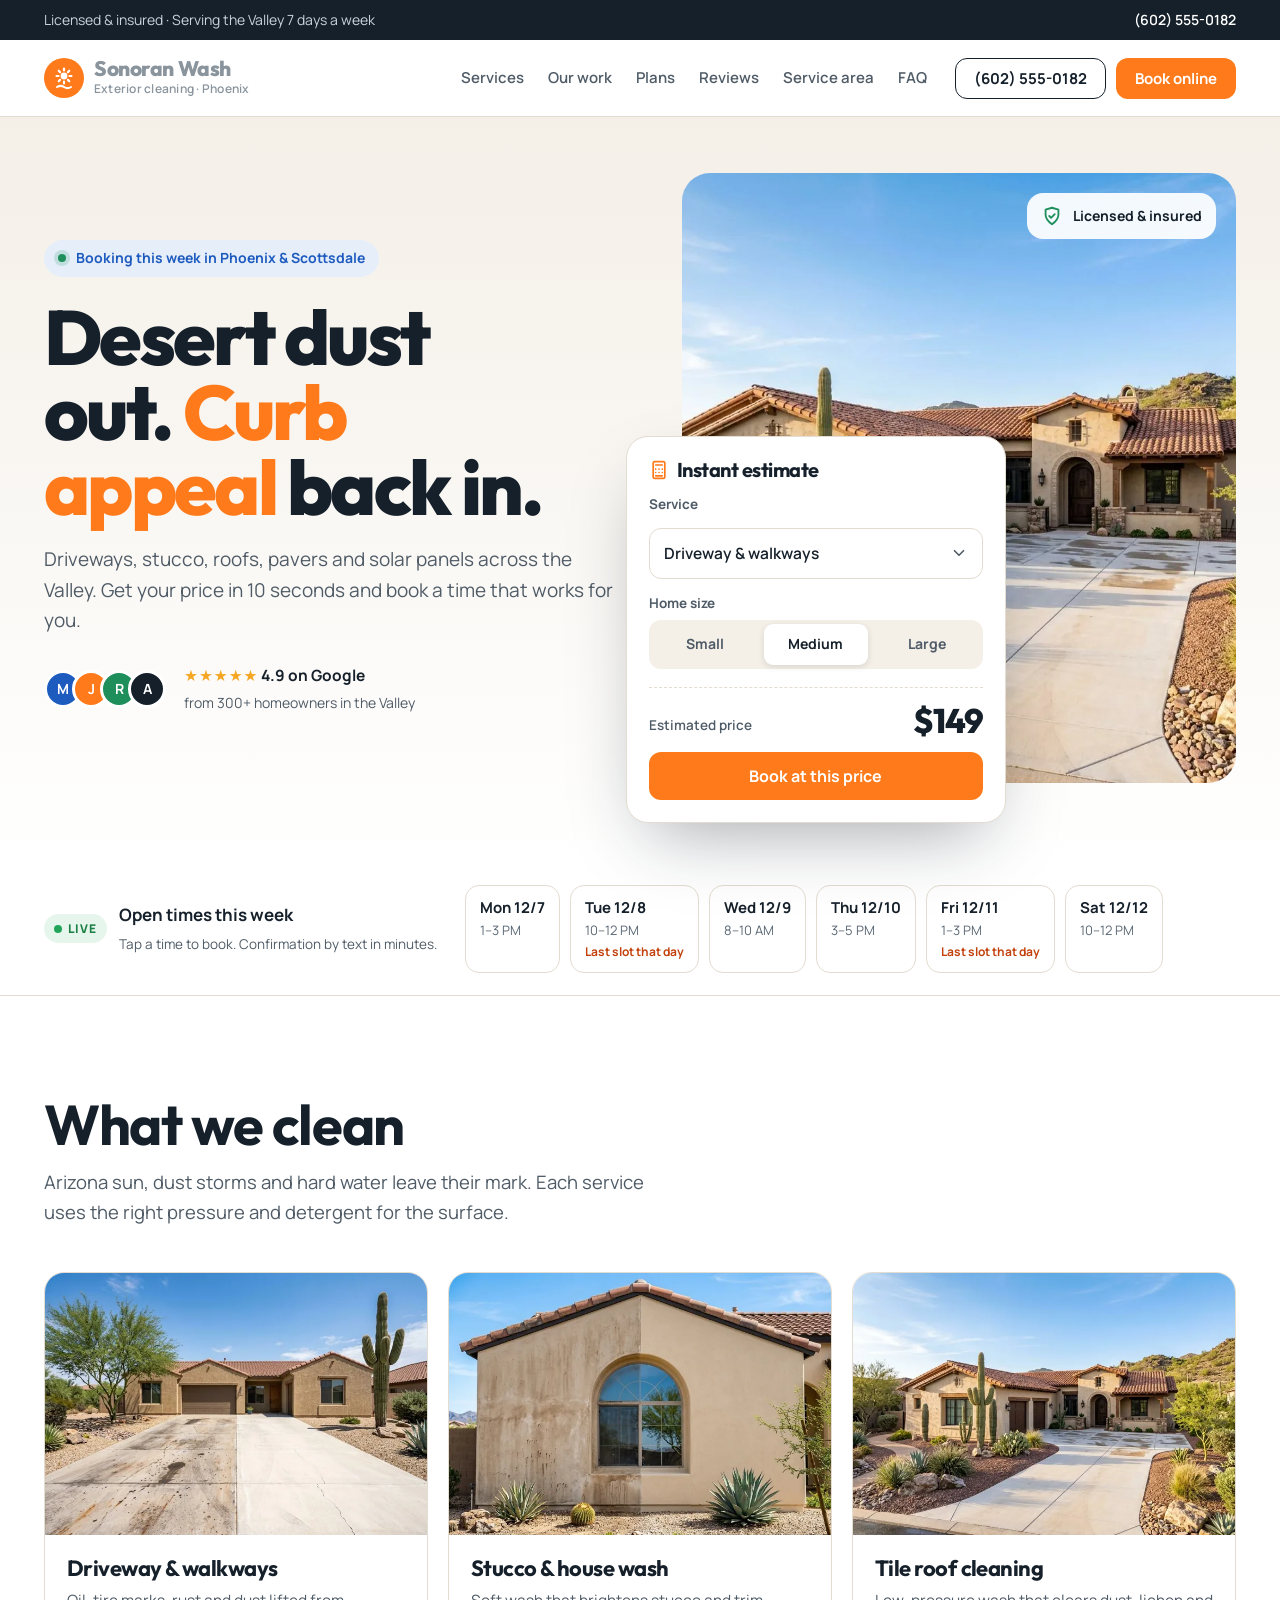
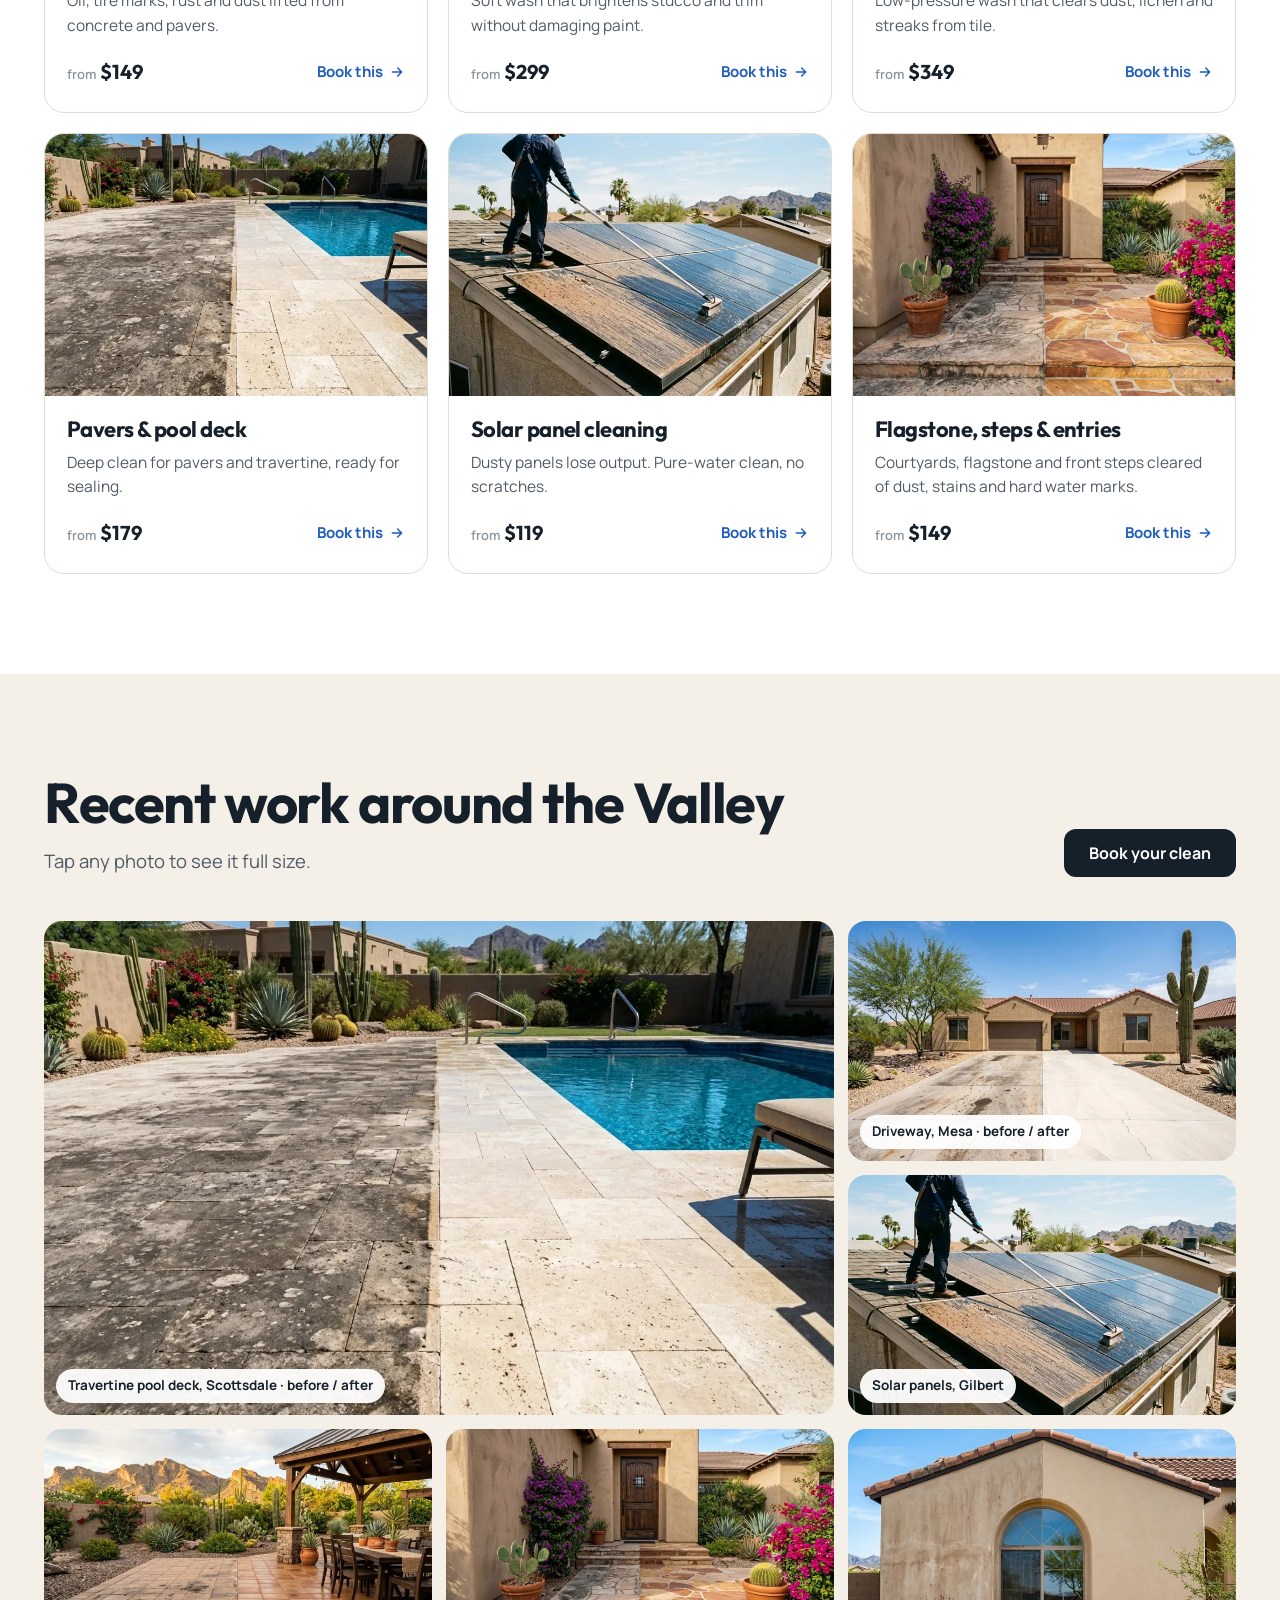
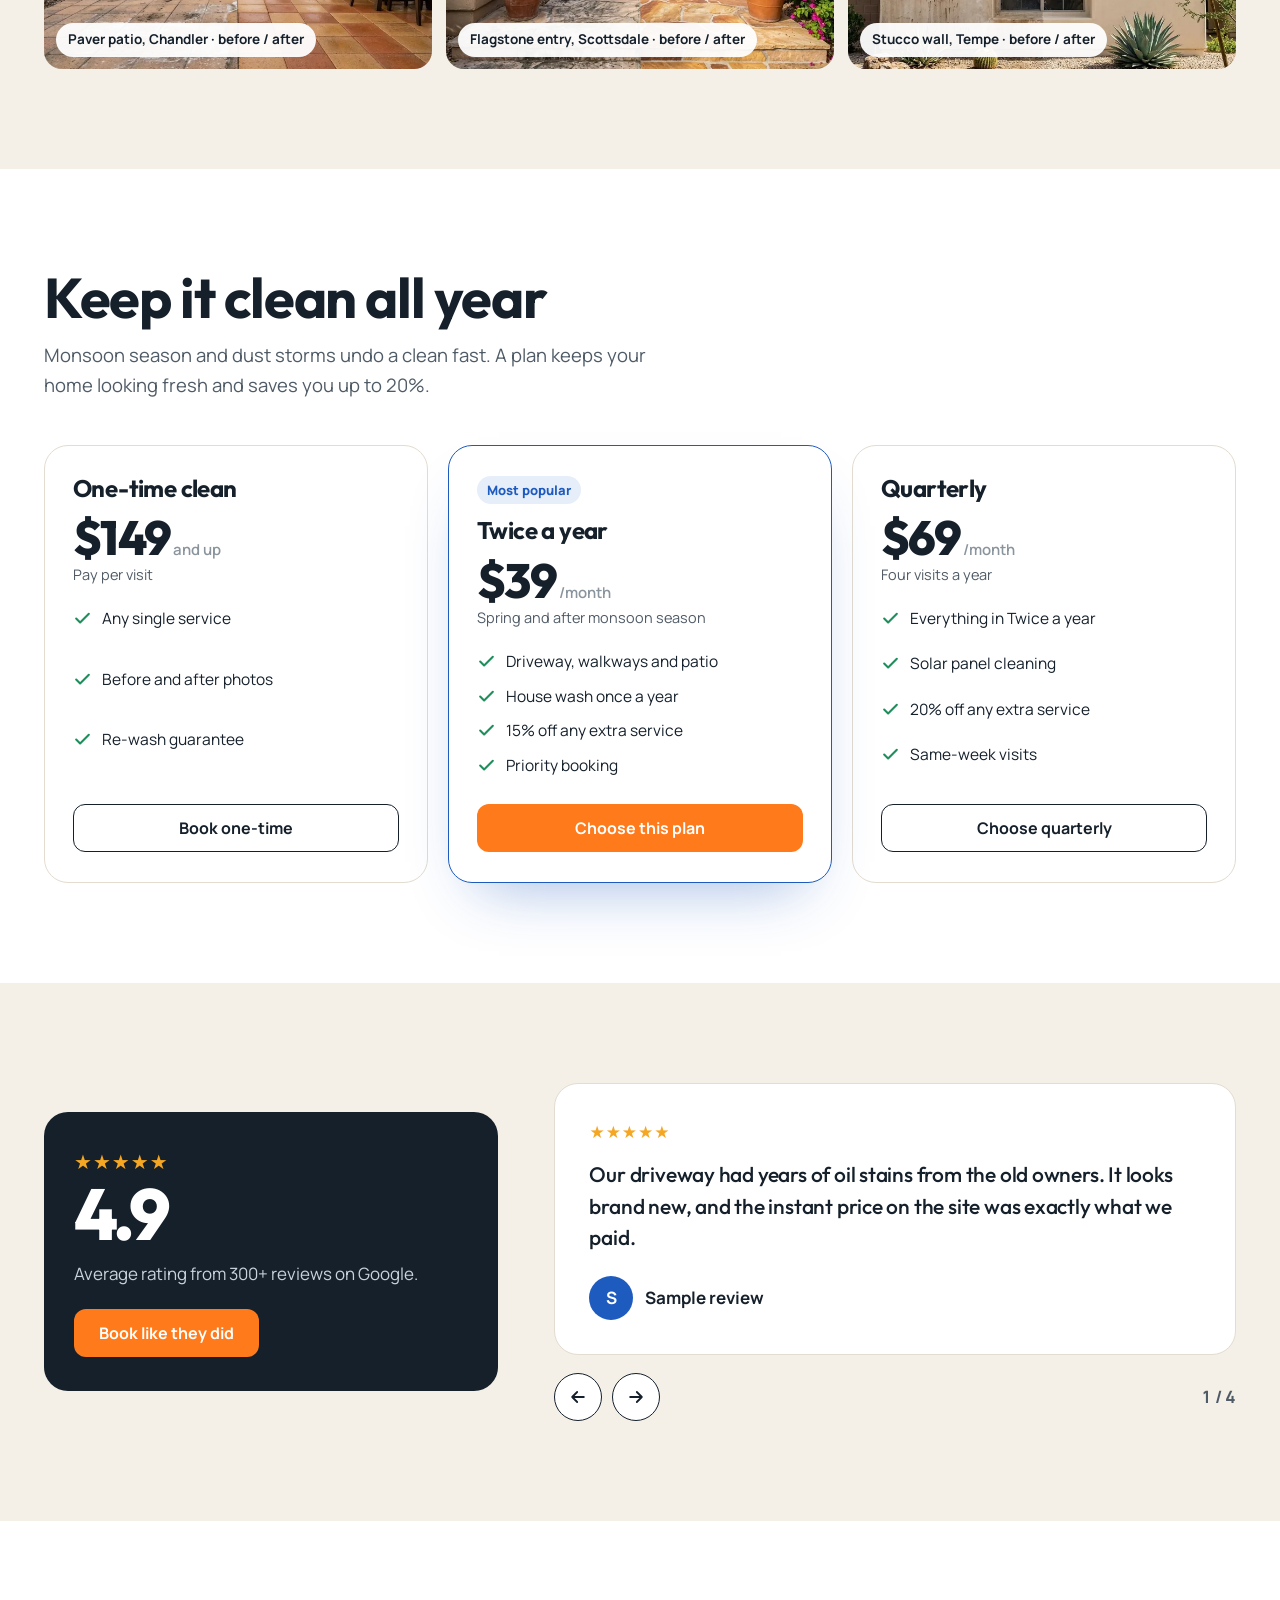
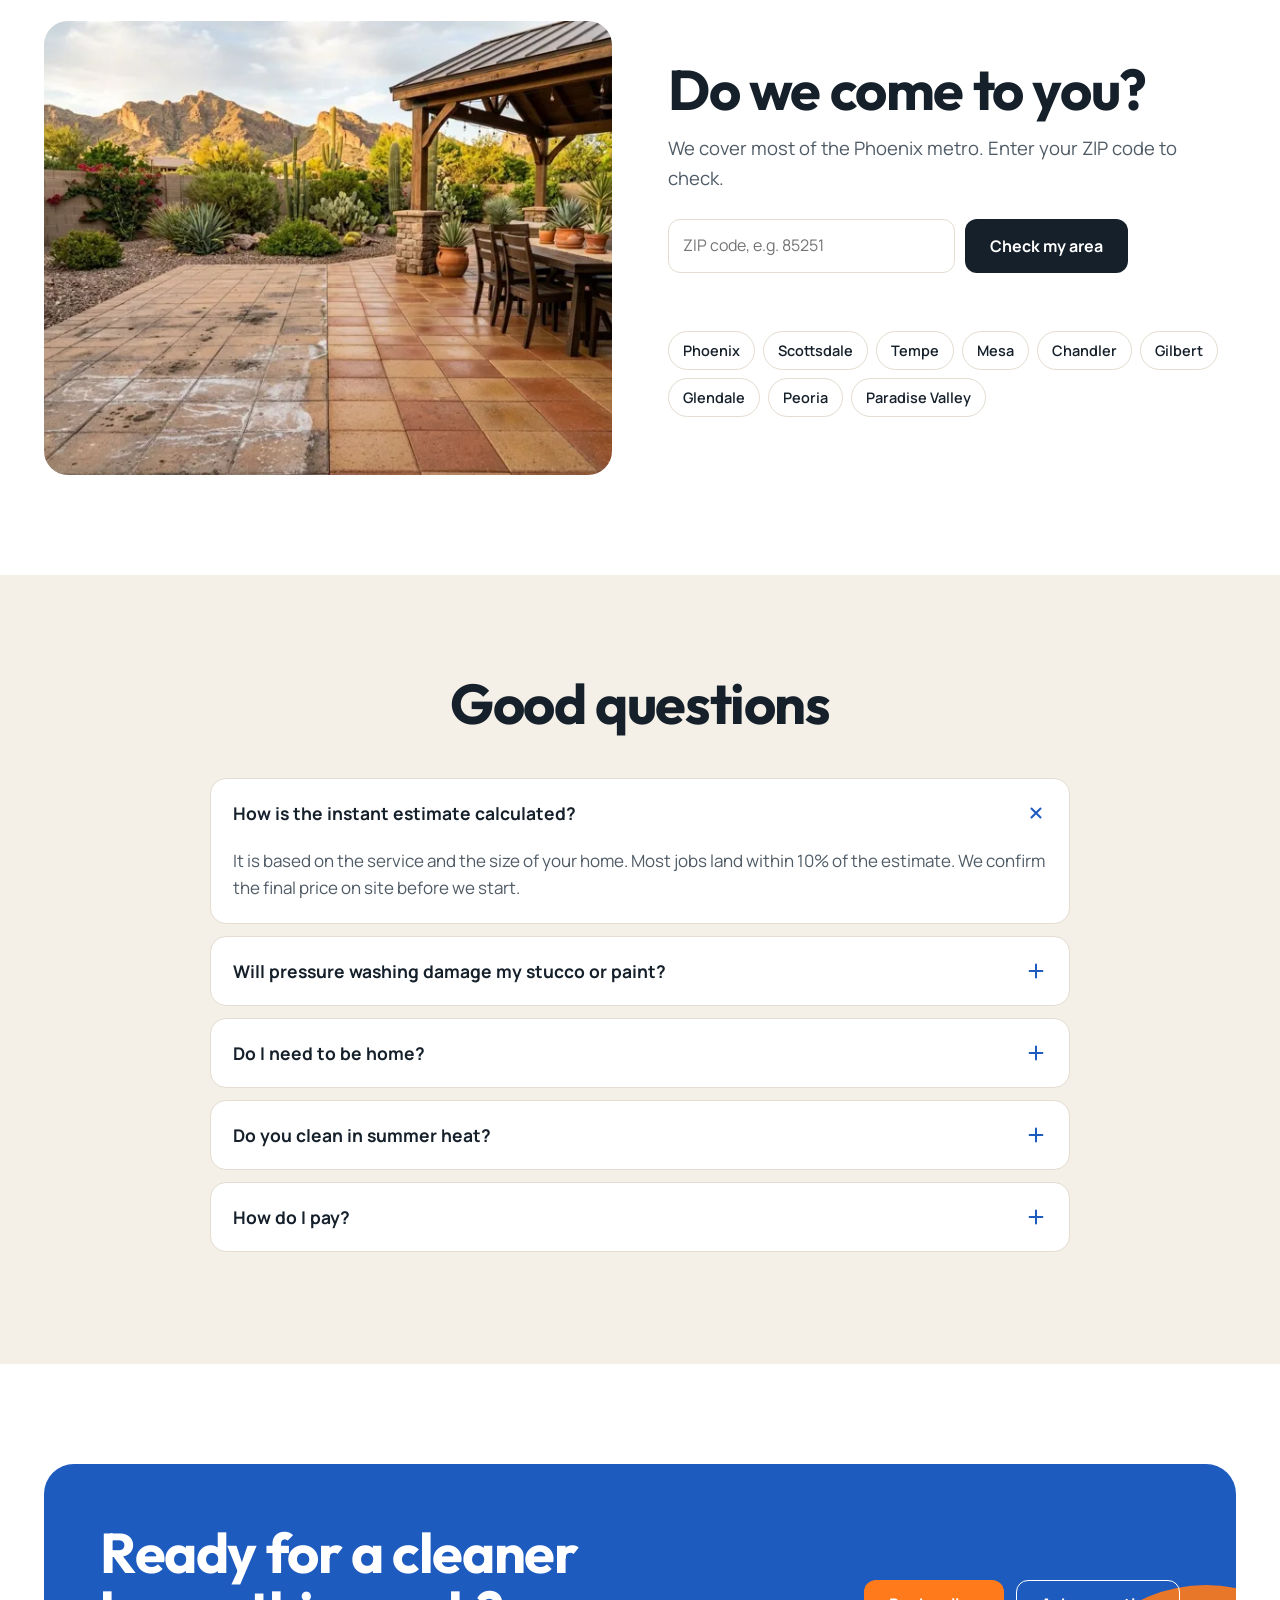
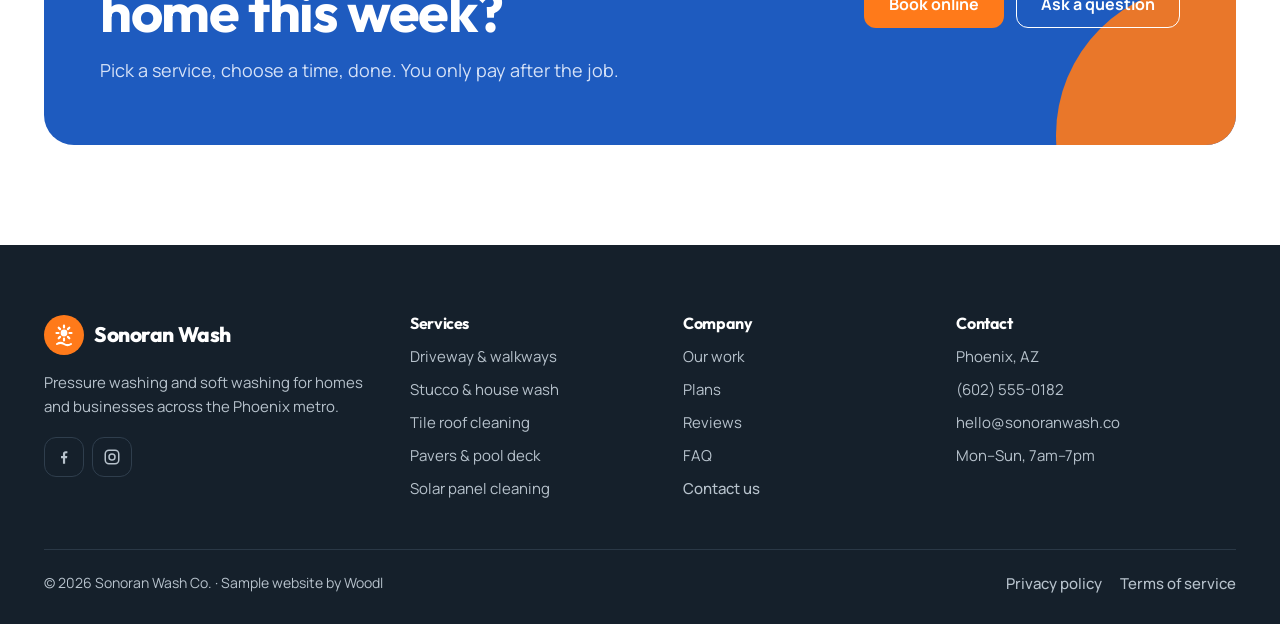
<file: work/sonoran-wash/index.html>
<!doctype html>
<html lang="en">
<head>
<meta charset="utf-8">
<meta name="robots" content="noindex">
<link rel="icon" href="favicon.svg" type="image/svg+xml">
<link rel="apple-touch-icon" href="apple-touch-icon.png">
<meta name="theme-color" content="#1E5BBF">
<meta name="viewport" content="width=device-width, initial-scale=1, viewport-fit=cover">
<title>Sonoran Wash Co. | Pressure Washing in Phoenix, AZ</title>
<meta name="description" content="Driveway, house, roof, paver and solar panel cleaning across Phoenix, Scottsdale, Mesa and Chandler. Instant online estimate.">
<link rel="preconnect" href="https://fonts.googleapis.com">
<link rel="preconnect" href="https://fonts.gstatic.com" crossorigin>
<link href="https://fonts.googleapis.com/css2?family=Outfit:wght@500;600;700;800&family=Manrope:wght@400;500;600;700&display=swap" rel="stylesheet">
<script>
/* Concept project by Woodl. All business details are fictional. */
const SITE = {
  name: "Sonoran Wash Co.",
  phone: "(602) 555-0182",
  email: "hello@sonoranwash.co",
  city: "Phoenix, AZ",
  formEndpoint: "",   // Formspree / webhook URL. Empty = demo mode (requests are shown as sent and saved in the browser)
};
</script>
<style>
  /* Layout: bright desert daylight. White and sand bands, cobalt for trust, one hot orange for actions. Hero = split with a live estimate card. */
  :root{--kit-accent:#F2701F;--kit-accent-ink:#fff;--kit-ink:#16202B;--kit-line:#E2DCD2;
    --ink:#15202B;
    --ink-2:#4F5B66;
    --ink-3:#8A949D;
    --white:#FFFFFF;
    --sand:#F4EFE7;
    --sand-2:#EAE2D5;
    --line:#E3DCD0;
    --cobalt:#1E5BBF;
    --cobalt-2:#E6EEFA;
    --orange:#FF7A1A;
    --orange-2:#FFF0E5;
    --ok:#1E8E5A;
    --err:#D23B3B;
    --display:"Outfit", "Helvetica Neue", Arial, sans-serif;
    --body:"Manrope", system-ui, sans-serif;
    --r:20px;
  }
  *{box-sizing:border-box;}
  html{scroll-behavior:smooth;scroll-padding-top:88px;}
  @media (prefers-reduced-motion: reduce){ html{scroll-behavior:auto;} *,*::before,*::after{animation:none !important;transition:none !important;} }
  body{margin:0;background:var(--white);color:var(--ink);font-family:var(--body);font-size:17px;line-height:1.6;-webkit-font-smoothing:antialiased;}
  body.locked{overflow:hidden;}
  img{display:block;max-width:100%;}
  a{color:inherit;}
  button{font:inherit;color:inherit;}
  :focus-visible{outline:3px solid var(--orange);outline-offset:3px;}
  .wrap{max-width:1240px;margin:0 auto;padding-left:max(24px, env(safe-area-inset-left));padding-right:max(24px, env(safe-area-inset-right));}
  h1,h2,h3,h4{font-family:var(--display);letter-spacing:-.025em;line-height:1.05;margin:0;text-wrap:balance;}
  h2{font-size:clamp(34px,4.4vw,56px);font-weight:700;}
  section{padding-top:100px;padding-bottom:100px;}
  .lede{color:var(--ink-2);font-size:18.5px;max-width:34em;margin:14px 0 0;}
  .sec-head{display:flex;justify-content:space-between;align-items:flex-end;gap:24px;flex-wrap:wrap;margin-bottom:44px;}
  .sand{background:var(--sand);}

  .btn{display:inline-flex;align-items:center;justify-content:center;gap:10px;white-space:nowrap;font-weight:700;font-size:16px;padding:15px 24px;border-radius:12px;text-decoration:none;border:1.5px solid transparent;cursor:pointer;line-height:1;transition:background .15s,color .15s,border-color .15s,transform .15s;}
  .btn:active{transform:translateY(1px);}
  .btn-orange{background:var(--orange);color:#fff;}
  .btn-orange:hover{background:#F06A0A;}
  .btn-ink{background:var(--ink);color:#fff;}
  .btn-ink:hover{background:#26394B;}
  .btn-line{border-color:var(--ink);color:var(--ink);background:transparent;}
  .btn-line:hover{background:var(--ink);color:#fff;}
  .btn-block{width:100%;}
  .btn svg{width:18px;height:18px;flex:none;}
  .btn[disabled]{opacity:.6;cursor:default;}

  /* header */
  .topbar{background:var(--ink);color:#C9D3DC;font-size:14px;}
  .topbar .wrap{display:flex;justify-content:space-between;gap:16px;height:40px;align-items:center;}
  .topbar a{color:#fff;text-decoration:none;font-weight:600;}
  .header{position:sticky;top:0;z-index:40;background:rgba(255,255,255,.96);backdrop-filter:blur(10px);border-bottom:1px solid var(--line);}
  .header-in{display:flex;align-items:center;gap:28px;height:76px;}
  .logo{display:flex;align-items:center;gap:10px;text-decoration:none;flex:none;}
  .logo-mark{width:40px;height:40px;border-radius:50%;background:var(--orange);display:flex;align-items:center;justify-content:center;}
  .logo-mark svg{width:24px;height:24px;}
  .logo b{font-family:var(--display);font-weight:800;font-size:21px;letter-spacing:-.02em;line-height:1;display:block;}
  .logo span{font-size:12px;color:var(--ink-3);font-weight:600;letter-spacing:.02em;}
  .menu{display:flex;gap:24px;margin-left:auto;}
  .menu a{text-decoration:none;font-weight:600;font-size:15px;color:var(--ink-2);}
  .menu a:hover{color:var(--ink);}
  .h-actions{display:flex;align-items:center;gap:10px;}
  .h-actions .btn{padding:12px 18px;font-size:15px;}
  .burger{display:none;margin-left:auto;width:44px;height:44px;border-radius:12px;border:1.5px solid var(--ink);background:#fff;align-items:center;justify-content:center;cursor:pointer;}
  .burger svg{width:22px;height:22px;}

  /* hero */
  .hero{padding-top:56px;padding-bottom:80px;background:linear-gradient(180deg, var(--sand) 0%, var(--white) 100%);}
  .hero-grid{display:grid;grid-template-columns:1.05fr 1fr;gap:56px;align-items:center;}
  .kicker{display:inline-flex;align-items:center;gap:10px;font-weight:700;font-size:14px;color:var(--cobalt);background:var(--cobalt-2);border-radius:999px;padding:7px 14px;}
  .kicker i{width:8px;height:8px;border-radius:50%;background:var(--ok);box-shadow:0 0 0 4px rgba(30,142,90,.18);}
  .hero h1{font-size:clamp(44px,6vw,80px);font-weight:800;letter-spacing:-.035em;line-height:.98;margin:22px 0 20px;}
  .hero h1 .sun{color:var(--orange);}
  .hero .lede{font-size:19px;}
  .hero-proof{display:flex;align-items:center;gap:18px;margin-top:28px;flex-wrap:wrap;}
  .faces{display:flex;}
  .faces span{width:38px;height:38px;border-radius:50%;border:3px solid var(--white);margin-left:-10px;display:flex;align-items:center;justify-content:center;font-weight:700;font-size:14px;color:#fff;}
  .faces span:first-child{margin-left:0;}
  .hero-proof b{display:block;font-size:15.5px;}
  .hero-proof small{color:var(--ink-2);font-size:14px;}
  .stars{color:#F5A623;letter-spacing:1px;}

  .hero-visual{position:relative;}
  .hero-photo{border-radius:28px;overflow:hidden;aspect-ratio:4/4.4;max-width:100%;}
  .hero-photo img{width:100%;height:100%;object-fit:cover;}
  .est{position:absolute;left:-56px;bottom:-40px;width:min(380px,90%);background:#fff;border-radius:22px;padding:22px;box-shadow:0 30px 70px -24px rgba(21,32,43,.4);border:1px solid var(--line);}
  .est h3{font-size:20px;font-weight:700;display:flex;align-items:center;gap:8px;}
  .est h3 svg{width:20px;height:20px;color:var(--orange);}
  .est-row{margin-top:14px;}
  .est-label{font-size:13.5px;font-weight:700;color:var(--ink-2);margin-bottom:6px;display:block;}
  .seg{display:grid;grid-template-columns:repeat(3,1fr);gap:6px;background:var(--sand);padding:4px;border-radius:12px;}
  .seg button{border:none;background:transparent;padding:9px 6px;border-radius:9px;font-weight:700;font-size:14px;cursor:pointer;color:var(--ink-2);}
  .seg button[aria-pressed="true"]{background:#fff;color:var(--ink);box-shadow:0 2px 6px rgba(21,32,43,.12);}
  .est-out{display:flex;justify-content:space-between;align-items:flex-end;margin:18px 0 14px;padding-top:16px;border-top:1px dashed var(--line);}
  .est-out small{color:var(--ink-2);font-size:13.5px;font-weight:600;}
  .est-out b{font-family:var(--display);font-size:34px;font-weight:800;letter-spacing:-.03em;line-height:1;}
  .badge-float{position:absolute;right:20px;top:20px;background:rgba(255,255,255,.92);backdrop-filter:blur(8px);border-radius:16px;padding:12px 14px;display:flex;align-items:center;gap:10px;font-size:14px;font-weight:700;}
  .badge-float svg{width:22px;height:22px;color:var(--ok);}

  /* custom select */
  .csel{position:relative;}
  .csel-btn{width:100%;display:flex;align-items:center;justify-content:space-between;gap:10px;background:#fff;border:1.5px solid var(--line);border-radius:12px;padding:12px 14px;font-weight:600;font-size:15.5px;cursor:pointer;text-align:left;transition:border-color .15s, box-shadow .15s;}
  .csel-btn:hover{border-color:var(--ink-3);}
  .csel.open .csel-btn,.csel-btn:focus-visible{border-color:var(--cobalt);box-shadow:0 0 0 3px rgba(30,91,191,.15);outline:none;}
  .csel-btn .ph{color:var(--ink-3);font-weight:500;}
  .csel-btn svg{width:18px;height:18px;flex:none;transition:transform .2s;color:var(--ink-2);}
  .csel.open .csel-btn svg{transform:rotate(180deg);}
  .csel-list{position:absolute;left:0;right:0;top:calc(100% + 6px);z-index:30;background:#fff;border:1px solid var(--line);border-radius:14px;box-shadow:0 20px 50px -18px rgba(21,32,43,.35);padding:6px;list-style:none;margin:0;max-height:270px;overflow:auto;display:none;}
  .csel.open .csel-list{display:block;animation:pop .14s ease-out;}
  .csel.up .csel-list{top:auto;bottom:calc(100% + 6px);}
  @keyframes pop{from{opacity:0;transform:translateY(-4px);}to{opacity:1;transform:none;}}
  .csel-opt{display:flex;justify-content:space-between;align-items:center;gap:10px;padding:10px 12px;border-radius:10px;cursor:pointer;font-weight:600;font-size:15px;}
  .csel-opt small{color:var(--ink-3);font-weight:600;font-size:13px;}
  .csel-opt:hover,.csel-opt.active{background:var(--sand);}
  .csel-opt[aria-selected="true"]{color:var(--cobalt);}
  .csel-opt[aria-selected="true"]::after{content:"";width:16px;height:16px;flex:none;background:var(--cobalt);-webkit-mask:url("data:image/svg+xml;utf8,<svg xmlns='http://www.w3.org/2000/svg' viewBox='0 0 24 24'><path d='M20 6 9 17l-5-5' fill='none' stroke='black' stroke-width='3' stroke-linecap='round' stroke-linejoin='round'/></svg>") center/contain no-repeat;mask:url("data:image/svg+xml;utf8,<svg xmlns='http://www.w3.org/2000/svg' viewBox='0 0 24 24'><path d='M20 6 9 17l-5-5' fill='none' stroke='black' stroke-width='3' stroke-linecap='round' stroke-linejoin='round'/></svg>") center/contain no-repeat;}
  .field.invalid .csel-btn,.field.invalid input,.field.invalid textarea{border-color:var(--err);}

  /* trust strip */
  .avail{border-bottom:1px solid var(--line);background:#fff;}
  .avail .wrap{display:flex;align-items:center;gap:28px;padding-top:22px;padding-bottom:22px;}
  .av-h{display:flex;gap:12px;align-items:center;flex:none;}
  .av-h b{display:block;font-size:17px;}
  .av-h small{color:var(--ink-2, #5B6875);font-size:13.5px;}
  .live{display:inline-flex;align-items:center;gap:6px;font-size:12px;font-weight:800;text-transform:uppercase;letter-spacing:.08em;color:#1A7F43;background:#E6F6EC;border-radius:999px;padding:5px 10px;}
  .live i{width:8px;height:8px;border-radius:50%;background:#22A55A;animation:livep 1.8s ease-in-out infinite;}
  @keyframes livep{50%{opacity:.3;}}
  .av-slots{display:flex;gap:10px;overflow-x:auto;scrollbar-width:none;flex:1;min-width:0;padding:4px 2px;margin:-4px -2px;}
  .av-slots::-webkit-scrollbar{display:none;}
  .av-slot{display:flex;flex-direction:column;justify-content:flex-start;flex:none;border:1.5px solid var(--line);background:#fff;border-radius:14px;padding:10px 14px;text-align:left;cursor:pointer;transition:border-color .3s, background-color .3s;font:inherit;color:inherit;}
  .av-slot:hover{border-color:var(--orange, #F26B1D);background:#FFF7F0;}
  .av-slot b{display:block;font-size:15px;}
  .av-slot span{font-size:13px;color:#5B6875;}
  .av-slot em{display:block;font-style:normal;font-size:12px;font-weight:700;color:#C2410C;margin-top:2px;}
  @media (max-width:900px){ .avail .wrap{flex-direction:column;align-items:stretch;gap:14px;} .av-slots{margin-right:-18px;padding-right:18px;} }
  .strip{border-bottom:1px solid var(--line);}
  .strip .wrap{display:grid;grid-template-columns:repeat(4,1fr);}
  .strip div{padding:30px 22px;border-right:1px solid var(--line);}
  .strip div:last-child{border-right:none;}
  .strip b{display:block;font-family:var(--display);font-size:36px;font-weight:800;letter-spacing:-.03em;line-height:1.05;}
  .strip span{color:var(--ink-2);font-size:15px;}

  /* services */
  .svc-grid{display:grid;grid-template-columns:repeat(3,1fr);gap:20px;}
  .svc{background:#fff;border:1px solid var(--line);border-radius:var(--r);overflow:hidden;display:flex;flex-direction:column;}
  .svc-img{aspect-ratio:16/11;overflow:hidden;}
  .svc-img img{width:100%;height:100%;object-fit:cover;transition:transform .5s ease;}
  .svc:hover .svc-img img{transform:scale(1.05);}
  .svc-body{padding:22px 22px 24px;display:flex;flex-direction:column;flex:1;}
  .svc h3{font-size:22px;font-weight:700;}
  .svc p{color:var(--ink-2);font-size:15.5px;margin:8px 0 18px;flex:1;}
  .svc-foot{display:flex;justify-content:space-between;align-items:center;gap:12px;}
  .svc-foot b{font-family:var(--display);font-size:20px;}
  .svc-foot b small{font-family:var(--body);font-size:13px;color:var(--ink-3);font-weight:600;margin-right:4px;}
  .link-btn{background:none;border:none;padding:0;font-weight:700;color:var(--cobalt);cursor:pointer;display:inline-flex;align-items:center;gap:6px;font-size:15px;}
  .link-btn svg{width:16px;height:16px;transition:transform .15s;}
  .link-btn:hover svg{transform:translateX(3px);}

  /* gallery */
  .gallery{display:grid;grid-template-columns:repeat(3,1fr);grid-auto-rows:240px;gap:14px;}
  .gallery button{border:none;padding:0;border-radius:18px;overflow:hidden;cursor:zoom-in;position:relative;background:var(--sand-2);}
  .gallery button:nth-child(1){grid-column:span 2;grid-row:span 2;}

  .gallery img{width:100%;height:100%;object-fit:cover;transition:transform .5s ease;}
  .gallery button:hover img{transform:scale(1.04);}
  .gallery figcaption{position:absolute;left:12px;bottom:12px;background:rgba(255,255,255,.94);border-radius:999px;padding:6px 12px;font-size:13.5px;font-weight:700;}

  /* plans */
  .plans{display:grid;grid-template-columns:repeat(3,1fr);gap:20px;}
  .plan{background:#fff;border:1.5px solid var(--line);border-radius:24px;padding:30px 28px;display:flex;flex-direction:column;}
  .plan.best{border-color:var(--cobalt);box-shadow:0 30px 60px -30px rgba(30,91,191,.45);position:relative;}
  .plan .tagline{font-size:13px;font-weight:800;color:var(--cobalt);background:var(--cobalt-2);border-radius:999px;padding:4px 10px;align-self:flex-start;margin-bottom:14px;}
  .plan h3{font-size:24px;}
  .plan .price{font-family:var(--display);font-size:48px;font-weight:800;letter-spacing:-.035em;margin:12px 0 2px;line-height:1;}
  .plan .price small{font-family:var(--body);font-size:15px;font-weight:600;color:var(--ink-3);letter-spacing:0;}
  .plan .per{color:var(--ink-2);font-size:14.5px;margin-bottom:20px;}
  .plan ul{list-style:none;padding:0;margin:0 0 26px;display:grid;gap:10px;flex:1;}
  .plan li{display:flex;gap:10px;font-size:15.5px;}
  .plan li svg{width:19px;height:19px;flex:none;margin-top:3px;color:var(--ok);}

  /* reviews */
  .rev-wrap{display:grid;grid-template-columns:.8fr 1.2fr;gap:56px;align-items:center;}
  .rev-score{background:var(--ink);color:#fff;border-radius:24px;padding:34px 30px;}
  .rev-score b{font-family:var(--display);font-size:72px;font-weight:800;letter-spacing:-.04em;line-height:1;}
  .rev-score p{color:#C9D3DC;margin:10px 0 22px;}
  .rev-stage{position:relative;}
  .rev-card{background:#fff;border:1px solid var(--line);border-radius:24px;padding:34px;min-height:250px;display:none;}
  .rev-card.on{display:block;animation:fade .35s ease;}
  @keyframes fade{from{opacity:0;transform:translateY(6px);}to{opacity:1;transform:none;}}
  .rev-card blockquote{margin:14px 0 22px;font-size:21px;line-height:1.5;font-family:var(--display);font-weight:500;letter-spacing:-.01em;}
  .rev-card cite{font-style:normal;font-weight:700;display:flex;align-items:center;gap:12px;}
  .rev-card cite small{display:block;color:var(--ink-3);font-weight:600;font-size:13.5px;}
  .ava{width:44px;height:44px;border-radius:50%;display:flex;align-items:center;justify-content:center;color:#fff;font-weight:700;}
  .rev-nav{display:flex;align-items:center;gap:10px;margin-top:18px;}
  .rev-nav .count{margin-left:auto;font-weight:700;color:var(--ink-2);font-variant-numeric:tabular-nums;}
  .rnd{width:48px;height:48px;border-radius:50%;border:1.5px solid var(--ink);background:#fff;display:flex;align-items:center;justify-content:center;cursor:pointer;transition:background .15s,color .15s;}
  .rnd:hover{background:var(--ink);color:#fff;}
  .rnd svg{width:20px;height:20px;}

  /* area */
  .area{display:grid;grid-template-columns:1fr 1fr;gap:56px;align-items:center;}
  .area-photo{border-radius:24px;overflow:hidden;aspect-ratio:5/4;max-width:100%;}
  .area-photo img{width:100%;height:100%;object-fit:cover;}
  .zip{display:flex;gap:10px;margin-top:26px;max-width:460px;}
  .zip input{flex:1;}
  .zip-msg{margin-top:12px;font-weight:700;font-size:15px;min-height:24px;}
  .zip-msg.ok{color:var(--ok);} .zip-msg.no{color:var(--err);}
  .cities{display:flex;flex-wrap:wrap;gap:8px;margin-top:22px;list-style:none;padding:0;}
  .cities li{background:#fff;border:1px solid var(--line);border-radius:999px;padding:7px 14px;font-weight:600;font-size:14.5px;}

  /* faq */
  .faq{max-width:860px;margin:0 auto;}
  .faq details{background:#fff;border:1px solid var(--line);border-radius:16px;margin-bottom:12px;}
  .faq summary{list-style:none;cursor:pointer;display:flex;justify-content:space-between;align-items:center;gap:20px;padding:20px 22px;font-weight:700;font-size:17.5px;}
  .faq summary::-webkit-details-marker{display:none;}
  .faq summary svg{width:22px;height:22px;flex:none;transition:transform .2s;color:var(--cobalt);}
  .faq details[open] summary svg{transform:rotate(45deg);}
  .faq details p{margin:0;padding:0 22px 22px;color:var(--ink-2);}

  /* cta */
  .cta{background:var(--cobalt);color:#fff;border-radius:30px;padding:60px 56px;display:grid;grid-template-columns:1.2fr 1fr;gap:40px;align-items:center;position:relative;overflow:hidden;}
  .cta::after{content:"";position:absolute;right:-120px;bottom:-140px;width:300px;height:300px;border-radius:50%;background:var(--orange);opacity:.9;z-index:0;}
  .cta>*{position:relative;z-index:1;}
  .cta > *{position:relative;z-index:1;}
  .cta p{color:#D6E2F7;font-size:18px;margin:14px 0 0;}
  .cta-actions{display:flex;gap:12px;flex-wrap:wrap;justify-content:flex-end;}
  .cta .btn-line{border-color:#fff;color:#fff;}
  .cta .btn-line:hover{background:#fff;color:var(--cobalt);}

  /* forms */
  .field{display:flex;flex-direction:column;gap:6px;}
  .field label{font-size:14px;font-weight:700;}
  input,textarea{width:100%;font:inherit;font-size:16px;color:var(--ink);background:#fff;border:1.5px solid var(--line);border-radius:12px;padding:13px 14px;transition:border-color .15s, box-shadow .15s;}
  input:hover,textarea:hover{border-color:var(--ink-3);}
  input:focus,textarea:focus{outline:none;border-color:var(--cobalt);box-shadow:0 0 0 3px rgba(30,91,191,.15);}
  .err{color:var(--err);font-size:13.5px;font-weight:600;min-height:0;}
  .err:empty{display:none;}
  .f2{display:grid;grid-template-columns:1fr 1fr;gap:14px;}
  .check{display:flex;gap:10px;align-items:flex-start;font-size:14px;color:var(--ink-2);cursor:pointer;}
  .check input{position:absolute;opacity:0;width:1px;height:1px;}
  .check .box{width:22px;height:22px;flex:none;border-radius:7px;border:1.5px solid var(--ink-3);display:flex;align-items:center;justify-content:center;background:#fff;transition:background .15s,border-color .15s;}
  .check .box svg{width:14px;height:14px;color:#fff;opacity:0;}
  .check input:checked + .box{background:var(--cobalt);border-color:var(--cobalt);}
  .check input:checked + .box svg{opacity:1;}
  .check input:focus-visible + .box{outline:3px solid var(--orange);outline-offset:2px;}

  /* modal */
  .modal{position:fixed;inset:0;z-index:100;display:none;align-items:center;justify-content:center;padding:20px;background:rgba(21,32,43,.55);backdrop-filter:blur(4px);}
  .modal.open{display:flex;animation:fadeIn .18s ease;}
  @keyframes fadeIn{from{opacity:0;}to{opacity:1;}}
  .dialog{background:#fff;border-radius:24px;width:min(560px,100%);max-height:calc(100vh - 40px);overflow:auto;position:relative;animation:rise .22s ease;}
  @keyframes rise{from{transform:translateY(14px);opacity:.6;}to{transform:none;opacity:1;}}
  .dialog-head{display:flex;justify-content:space-between;align-items:flex-start;gap:16px;padding:26px 26px 0;}
  .dialog-head h3{font-size:26px;font-weight:700;}
  .dialog-head p{color:var(--ink-2);margin:6px 0 0;font-size:15.5px;}
  .x{width:40px;height:40px;border-radius:50%;border:1px solid var(--line);background:#fff;display:flex;align-items:center;justify-content:center;cursor:pointer;flex:none;}
  .x:hover{background:var(--sand);}
  .x svg{width:18px;height:18px;}
  .dialog-body{padding:22px 26px 26px;display:grid;gap:16px;}
  .steps-bar{display:flex;gap:6px;padding:18px 26px 0;}
  .steps-bar i{flex:1;height:5px;border-radius:999px;background:var(--sand-2);transition:background .2s;}
  .steps-bar i.on{background:var(--orange);}
  .bstep{display:none;}
  .bstep.on{display:grid;gap:16px;}
  .dates{display:grid;grid-template-columns:repeat(7,1fr);gap:6px;}
  .dates button{border:1.5px solid var(--line);background:#fff;border-radius:12px;padding:8px 0;cursor:pointer;display:flex;flex-direction:column;align-items:center;line-height:1.2;}
  .dates button small{font-size:11.5px;color:var(--ink-3);font-weight:700;}
  .dates button b{font-family:var(--display);font-size:19px;}
  .dates button[aria-pressed="true"]{border-color:var(--cobalt);background:var(--cobalt);color:#fff;}
  .dates button[aria-pressed="true"] small{color:#D6E2F7;}
  .dates button:disabled{opacity:.35;cursor:not-allowed;}
  .slots{display:grid;grid-template-columns:repeat(3,1fr);gap:8px;}
  .slots button{border:1.5px solid var(--line);background:#fff;border-radius:12px;padding:11px 0;font-weight:700;cursor:pointer;font-size:15px;}
  .slots button[aria-pressed="true"]{border-color:var(--cobalt);background:var(--cobalt-2);color:var(--cobalt);}
  .summary{background:var(--sand);border-radius:16px;padding:16px 18px;display:grid;gap:6px;font-size:15px;}
  .summary div{display:flex;justify-content:space-between;gap:12px;}
  .summary span{color:var(--ink-2);}
  .nav-row{display:flex;gap:10px;}
  .nav-row .btn{flex:1;}
  .done{text-align:center;padding:36px 26px 30px;}
  .done .ok-ic{width:72px;height:72px;border-radius:50%;background:#E3F5EC;color:var(--ok);display:flex;align-items:center;justify-content:center;margin:0 auto 18px;}
  .done .ok-ic svg{width:36px;height:36px;}
  .done h3{font-size:26px;}
  .done p{color:var(--ink-2);margin:10px auto 22px;max-width:28em;}

  /* lightbox */
  .lightbox{position:fixed;inset:0;z-index:110;background:rgba(10,14,19,.94);display:none;align-items:center;justify-content:center;padding:20px;}
  .lightbox.open{display:flex;}
  .lightbox img{max-width:min(1100px,100%);max-height:82vh;border-radius:16px;object-fit:contain;}
  .lightbox .cap{position:absolute;left:0;right:0;bottom:24px;text-align:center;color:#fff;font-weight:700;}
  .lightbox .x{position:absolute;top:20px;right:20px;background:rgba(255,255,255,.12);border-color:transparent;color:#fff;}
  .lb-nav{position:absolute;top:50%;transform:translateY(-50%);width:52px;height:52px;border-radius:50%;border:none;background:rgba(255,255,255,.14);color:#fff;display:flex;align-items:center;justify-content:center;cursor:pointer;}
  .lb-nav:hover{background:rgba(255,255,255,.26);}
  .lb-nav svg{width:22px;height:22px;}
  .lb-prev{left:20px;} .lb-next{right:20px;}

  /* toast */
  .toast{opacity:0;pointer-events:none;position:fixed;left:50%;bottom:24px;transform:translateX(-50%) translateY(120%);background:var(--ink);color:#fff;padding:14px 20px;border-radius:14px;font-weight:600;z-index:120;transition:transform .3s ease;max-width:calc(100% - 32px);}
  .toast.show{opacity:1;transform:translateX(-50%) translateY(0);}

  /* drawer */
  .drawer{position:fixed;inset:0;z-index:90;background:#fff;display:flex;flex-direction:column;padding:16px max(24px, env(safe-area-inset-left)) 28px;transform:translateX(100%);transition:transform .3s ease;}
  .drawer.open{transform:none;}
  .drawer-top{display:flex;justify-content:space-between;align-items:center;height:60px;}
  .drawer nav{display:flex;flex-direction:column;margin-top:20px;}
  .drawer nav a{font-family:var(--display);font-size:30px;font-weight:700;text-decoration:none;padding:12px 0;border-bottom:1px solid var(--line);}
  .drawer .btn{margin-top:auto;}

  footer{background:var(--ink);color:#B7C2CC;padding-top:70px;padding-bottom:28px;font-size:15px;}
  .foot{display:grid;grid-template-columns:1.4fr 1fr 1fr 1.2fr;gap:40px;}
  footer .logo b{color:#fff;}
  footer h4{color:#fff;font-size:16px;margin-bottom:14px;}
  footer ul{list-style:none;padding:0;margin:0;display:grid;gap:9px;}
  footer a{text-decoration:none;}
  footer a:hover,footer .link-btn:hover{color:#fff;text-decoration:underline;}
  footer .link-btn{color:#B7C2CC;font-weight:500;}
  .foot-bottom{display:flex;justify-content:space-between;gap:16px;flex-wrap:wrap;border-top:1px solid #2A3846;margin-top:48px;padding-top:22px;font-size:14px;}
  .soc{display:flex;gap:8px;margin-top:18px;}
  .soc a{width:40px;height:40px;border-radius:12px;border:1px solid #2F3E4D;display:flex;align-items:center;justify-content:center;}
  .soc svg{width:18px;height:18px;}

  .mbar{position:fixed;left:0;right:0;bottom:0;z-index:50;display:none;gap:10px;padding:10px max(12px, env(safe-area-inset-left)) calc(10px + env(safe-area-inset-bottom));background:rgba(255,255,255,.97);border-top:1px solid var(--line);}
  .mbar .btn{flex:1;padding:14px 10px;}

  @media (max-width:1100px){
    .menu{display:none;}
    .h-actions .btn-line{display:none;}
  }
  @media (max-width:980px){
    .h-actions{display:none;}
    .burger{display:flex;}
    .hero-grid,.rev-wrap,.area,.cta{grid-template-columns:1fr;gap:40px;}
    .est{position:relative;left:auto;bottom:auto;width:100%;margin-top:-80px;margin-left:auto;margin-right:auto;max-width:520px;}
    .hero-photo{aspect-ratio:16/11;}
    .svc-grid,.plans{grid-template-columns:1fr 1fr;}
    .strip .wrap{grid-template-columns:1fr 1fr;}
    .strip div:nth-child(2){border-right:none;}
    .strip div:nth-child(-n+2){border-bottom:1px solid var(--line);}
    .gallery{grid-template-columns:repeat(2,1fr);grid-auto-rows:180px;}
    .gallery button:nth-child(1){grid-row:span 1;}
    .gallery button:nth-child(6){grid-column:span 2;}
    .foot{grid-template-columns:1fr 1fr;}
    .cta-actions{justify-content:flex-start;}
    .topbar .hide-sm{display:none;}
  }
  @media (max-width:640px){
    body{font-size:16px;}
    section{padding-top:64px;padding-bottom:64px;}
    .wrap{padding-left:max(18px, env(safe-area-inset-left));padding-right:max(18px, env(safe-area-inset-right));}
    .hero{padding-top:32px;padding-bottom:56px;}
    .hero h1{font-size:clamp(38px,11vw,48px);}
    .hero .lede{font-size:17px;}
    .plans{grid-template-columns:1fr;}
    .svc-grid{grid-template-columns:none;grid-auto-flow:column;grid-auto-columns:80%;overflow-x:auto;scroll-snap-type:x mandatory;scrollbar-width:none;gap:12px;margin-right:calc(-1 * max(18px, env(safe-area-inset-right)));padding-right:max(18px, env(safe-area-inset-right));}
    .svc-grid::-webkit-scrollbar{display:none;}
    .svc{scroll-snap-align:start;}
    .strip div{padding:20px 14px;}
    .strip b{font-size:28px;}
    .strip span{font-size:13.5px;}
    .sec-head{margin-bottom:28px;}
    .rev-card{padding:24px;}
    .rev-card blockquote{font-size:18px;}
    .cta{padding:40px 24px;border-radius:24px;}
    .cta::after{width:180px;height:180px;right:-90px;bottom:-100px;top:auto;}
    .foot{grid-template-columns:1fr;}
    .f2{grid-template-columns:1fr;}
    .dialog-head,.dialog-body{padding-left:20px;padding-right:20px;}
    .steps-bar{padding-left:20px;padding-right:20px;}
    .dates{grid-template-columns:repeat(4,1fr);}
    footer{padding-bottom:100px;}
    .zip{flex-direction:column;}
    .topbar{font-size:13px;}
  }
  .foot-bottom .fl{display:flex;gap:18px;flex-wrap:wrap;}
  .foot-bottom a{color:inherit;}
</style>
<link rel="stylesheet" href="../kit.css">
<script src="../../a.js" defer></script>
</head>
<body>

<svg width="0" height="0" style="position:absolute" aria-hidden="true">
  <symbol id="i-chev" viewBox="0 0 24 24"><path fill="none" stroke="currentColor" stroke-width="2.2" stroke-linecap="round" stroke-linejoin="round" d="m6 9 6 6 6-6"/></symbol>
  <symbol id="i-check" viewBox="0 0 24 24"><path fill="none" stroke="currentColor" stroke-width="2.6" stroke-linecap="round" stroke-linejoin="round" d="M20 6 9 17l-5-5"/></symbol>
  <symbol id="i-x" viewBox="0 0 24 24"><path fill="none" stroke="currentColor" stroke-width="2.2" stroke-linecap="round" d="M6 6l12 12M18 6 6 18"/></symbol>
  <symbol id="i-left" viewBox="0 0 24 24"><path fill="none" stroke="currentColor" stroke-width="2.2" stroke-linecap="round" stroke-linejoin="round" d="M19 12H5m6 6-6-6 6-6"/></symbol>
  <symbol id="i-right" viewBox="0 0 24 24"><path fill="none" stroke="currentColor" stroke-width="2.2" stroke-linecap="round" stroke-linejoin="round" d="M5 12h14m-6-6 6 6-6 6"/></symbol>
  <symbol id="i-plus" viewBox="0 0 24 24"><path fill="none" stroke="currentColor" stroke-width="2.2" stroke-linecap="round" d="M12 5v14M5 12h14"/></symbol>
  <symbol id="i-phone" viewBox="0 0 24 24"><path fill="none" stroke="currentColor" stroke-width="2" stroke-linecap="round" stroke-linejoin="round" d="M22 16.9v3a2 2 0 0 1-2.2 2 19.8 19.8 0 0 1-8.6-3.1 19.5 19.5 0 0 1-6-6A19.8 19.8 0 0 1 2.1 4.2 2 2 0 0 1 4.1 2h3a2 2 0 0 1 2 1.7c.1.9.4 1.8.7 2.7a2 2 0 0 1-.5 2.1L8 9.8a16 16 0 0 0 6 6l1.3-1.3a2 2 0 0 1 2.1-.4c.9.3 1.8.6 2.7.7a2 2 0 0 1 1.7 2z"/></symbol>
  <symbol id="i-calc" viewBox="0 0 24 24"><g fill="none" stroke="currentColor" stroke-width="2" stroke-linecap="round" stroke-linejoin="round"><rect x="5" y="2" width="14" height="20" rx="2"/><path d="M8 6h8M8 11h.01M12 11h.01M16 11h.01M8 15h.01M12 15h.01M16 15h.01M8 19h8"/></g></symbol>
  <symbol id="i-shield" viewBox="0 0 24 24"><g fill="none" stroke="currentColor" stroke-width="2" stroke-linecap="round" stroke-linejoin="round"><path d="M12 21c-4-3-7-6.5-7-10.5V5l7-2 7 2v5.5C19 14.5 16 18 12 21z"/><path d="m9 12 2 2 4-4"/></g></symbol>
  <symbol id="i-fb" viewBox="0 0 24 24"><path fill="currentColor" d="M13.5 21v-7.5h2.5l.4-3h-2.9V8.6c0-.9.3-1.5 1.5-1.5h1.5V4.4c-.3 0-1.2-.1-2.2-.1-2.2 0-3.7 1.3-3.7 3.8v2.4H8v3h2.6V21z"/></symbol>
  <symbol id="i-ig" viewBox="0 0 24 24"><g fill="none" stroke="currentColor" stroke-width="2"><rect x="3" y="3" width="18" height="18" rx="5"/><circle cx="12" cy="12" r="4"/></g></symbol>
  <symbol id="i-mark" viewBox="0 0 24 24"><g fill="none" stroke="#fff" stroke-width="2.2" stroke-linecap="round"><circle cx="12" cy="10" r="3.4" fill="#fff" stroke="none"/><path d="M12 2.5v2M12 15.5v2M4.5 10h2M17.5 10h2M6.7 4.7l1.4 1.4M15.9 13.9l1.4 1.4M6.7 15.3l1.4-1.4M15.9 6.1l1.4-1.4"/><path d="M5 21c2.5-1.6 4.5-1.6 7 0s4.5 1.6 7 0" stroke-width="2"/></g></symbol>
</svg>

<div class="topbar"><div class="wrap"><span><span class="hide-sm">Licensed &amp; insured · </span>Serving the Valley 7 days a week</span><a data-tel></a></div></div>

<header class="header">
  <div class="wrap header-in">
    <a class="logo" href="#top"><span class="logo-mark"><svg><use href="#i-mark"/></svg></span><span><b>Sonoran Wash</b><span>Exterior cleaning · Phoenix</span></span></a>
    <nav class="menu" aria-label="Main">
      <a href="#services">Services</a><a href="#work">Our work</a><a href="#plans">Plans</a><a href="#reviews">Reviews</a><a href="#area">Service area</a><a href="#faq">FAQ</a>
    </nav>
    <div class="h-actions">
      <a class="btn btn-line" data-tel></a>
      <button class="btn btn-orange" data-book>Book online</button>
    </div>
    <button class="burger" id="burger" aria-label="Open menu" aria-expanded="false"><svg viewBox="0 0 24 24" fill="none" stroke="currentColor" stroke-width="2" stroke-linecap="round"><path d="M4 7h16M4 12h16M4 17h16"/></svg></button>
  </div>
</header>

<div class="drawer" id="drawer" aria-hidden="true">
  <div class="drawer-top"><a class="logo" href="#top"><span class="logo-mark"><svg><use href="#i-mark"/></svg></span><span><b>Sonoran Wash</b></span></a><button class="x" id="drawerClose" aria-label="Close menu"><svg><use href="#i-x"/></svg></button></div>
  <nav><a href="#services">Services</a><a href="#work">Our work</a><a href="#plans">Plans</a><a href="#reviews">Reviews</a><a href="#area">Service area</a><a href="#faq">FAQ</a></nav>
  <button class="btn btn-orange btn-block" data-book>Book online</button>
</div>

<main id="top">
  <section class="hero">
    <div class="wrap hero-grid">
      <div>
        <span class="kicker"><i></i>Booking this week in Phoenix &amp; Scottsdale</span>
        <h1>Desert dust out. <span class="sun">Curb appeal</span> back in.</h1>
        <p class="lede">Driveways, stucco, roofs, pavers and solar panels across the Valley. Get your price in 10 seconds and book a time that works for you.</p>
        <div class="hero-proof">
          <div class="faces"><span style="background:#1E5BBF">M</span><span style="background:#FF7A1A">J</span><span style="background:#1E8E5A">R</span><span style="background:#15202B">A</span></div>
          <div><b><span class="stars">★★★★★</span> 4.9 on Google</b><small>from 300+ homeowners in the Valley</small></div>
        </div>
      </div>
      <div class="hero-visual">
        <div class="hero-photo"><img src="../img/heroSonoran.webp" width="1200" height="896" alt="Desert-landscaped home with a clean driveway in the Phoenix area"></div>
        <div class="badge-float"><svg><use href="#i-shield"/></svg>Licensed &amp; insured</div>
        <form class="est" id="estForm" aria-label="Instant estimate">
          <h3><svg><use href="#i-calc"/></svg>Instant estimate</h3>
          <div class="est-row field"><span class="est-label" id="lblEstSvc">Service</span><div class="csel" data-select="estService" aria-labelledby="lblEstSvc"></div></div>
          <div class="est-row"><span class="est-label">Home size</span>
            <div class="seg" id="estSize" role="group" aria-label="Home size">
              <button type="button" data-v="s" aria-pressed="false">Small</button>
              <button type="button" data-v="m" aria-pressed="true">Medium</button>
              <button type="button" data-v="l" aria-pressed="false">Large</button>
            </div>
          </div>
          <div class="est-out"><div><small>Estimated price</small></div><b id="estPrice">$0</b></div>
          <button class="btn btn-orange btn-block" type="submit">Book at this price</button>
        </form>
      </div>
    </div>
  </section>

  <div class="avail"><div class="wrap">
    <div class="av-h"><span class="live"><i></i>Live</span><div><b>Open times this week</b><small>Tap a time to book. Confirmation by text in minutes.</small></div></div>
    <div class="av-slots" id="avSlots"></div>
  </div></div>

  <section id="services">
    <div class="wrap">
      <div class="sec-head">
        <div><h2>What we clean</h2><p class="lede">Arizona sun, dust storms and hard water leave their mark. Each service uses the right pressure and detergent for the surface.</p></div>
      </div>
      <div class="svc-grid" id="svcGrid"></div>
    </div>
  </section>

  <section class="sand" id="work">
    <div class="wrap">
      <div class="sec-head">
        <div><h2>Recent work around the Valley</h2><p class="lede">Tap any photo to see it full size.</p></div>
        <button class="btn btn-ink" data-book>Book your clean</button>
      </div>
      <div class="gallery" id="gallery"></div>
    </div>
  </section>

  <section id="plans">
    <div class="wrap">
      <div class="sec-head">
        <div><h2>Keep it clean all year</h2><p class="lede">Monsoon season and dust storms undo a clean fast. A plan keeps your home looking fresh and saves you up to 20%.</p></div>
      </div>
      <div class="plans">
        <div class="plan">
          <h3>One-time clean</h3>
          <div class="price">$149<small> and up</small></div><div class="per">Pay per visit</div>
          <ul><li><svg><use href="#i-check"/></svg>Any single service</li><li><svg><use href="#i-check"/></svg>Before and after photos</li><li><svg><use href="#i-check"/></svg>Re-wash guarantee</li></ul>
          <button class="btn btn-line btn-block" data-book data-plan="One-time clean">Book one-time</button>
        </div>
        <div class="plan best">
          <span class="tagline">Most popular</span>
          <h3>Twice a year</h3>
          <div class="price">$39<small> /month</small></div><div class="per">Spring and after monsoon season</div>
          <ul><li><svg><use href="#i-check"/></svg>Driveway, walkways and patio</li><li><svg><use href="#i-check"/></svg>House wash once a year</li><li><svg><use href="#i-check"/></svg>15% off any extra service</li><li><svg><use href="#i-check"/></svg>Priority booking</li></ul>
          <button class="btn btn-orange btn-block" data-book data-plan="Twice a year">Choose this plan</button>
        </div>
        <div class="plan">
          <h3>Quarterly</h3>
          <div class="price">$69<small> /month</small></div><div class="per">Four visits a year</div>
          <ul><li><svg><use href="#i-check"/></svg>Everything in Twice a year</li><li><svg><use href="#i-check"/></svg>Solar panel cleaning</li><li><svg><use href="#i-check"/></svg>20% off any extra service</li><li><svg><use href="#i-check"/></svg>Same-week visits</li></ul>
          <button class="btn btn-line btn-block" data-book data-plan="Quarterly">Choose quarterly</button>
        </div>
      </div>
    </div>
  </section>

  <section class="sand" id="reviews">
    <div class="wrap rev-wrap">
      <div class="rev-score">
        <span class="stars" style="font-size:20px">★★★★★</span>
        <div><b>4.9</b></div>
        <p>Average rating from 300+ reviews on Google.</p>
        <button class="btn btn-orange" data-book>Book like they did</button>
      </div>
      <div class="rev-stage">
        <div id="revCards"></div>
        <div class="rev-nav">
          <button class="rnd" id="revPrev" aria-label="Previous review"><svg><use href="#i-left"/></svg></button>
          <button class="rnd" id="revNext" aria-label="Next review"><svg><use href="#i-right"/></svg></button>
          <span class="count" id="revCount" aria-live="polite"></span>
        </div>
      </div>
    </div>
  </section>

  <section id="area">
    <div class="wrap area">
      <div class="area-photo"><img src="../img/sonPavers-sm.webp" alt="Clean driveway leading to a home with palm trees" loading="lazy"></div>
      <div>
        <h2>Do we come to you?</h2>
        <p class="lede">We cover most of the Phoenix metro. Enter your ZIP code to check.</p>
        <form class="zip" id="zipForm" novalidate>
          <input id="zipInput" inputmode="numeric" maxlength="5" placeholder="ZIP code, e.g. 85251" aria-label="ZIP code">
          <button class="btn btn-ink" type="submit">Check my area</button>
        </form>
        <div class="zip-msg" id="zipMsg" role="status"></div>
        <ul class="cities"><li>Phoenix</li><li>Scottsdale</li><li>Tempe</li><li>Mesa</li><li>Chandler</li><li>Gilbert</li><li>Glendale</li><li>Peoria</li><li>Paradise Valley</li></ul>
      </div>
    </div>
  </section>

  <section class="sand" id="faq">
    <div class="wrap">
      <div class="sec-head" style="justify-content:center;text-align:center"><div><h2>Good questions</h2></div></div>
      <div data-kit-faq class="faq" id="faqList"></div>
    </div>
  </section>

  <section>
    <div class="wrap">
      <div class="cta">
        <div><h2>Ready for a cleaner home this week?</h2><p>Pick a service, choose a time, done. You only pay after the job.</p></div>
        <div class="cta-actions">
          <button class="btn btn-orange" data-book>Book online</button>
          <button class="btn btn-line" data-quote>Ask a question</button>
        </div>
      </div>
    </div>
  </section>
</main>

<footer>
  <div class="wrap">
    <div class="foot">
      <div>
        <a class="logo" href="#top"><span class="logo-mark"><svg><use href="#i-mark"/></svg></span><span><b>Sonoran Wash</b></span></a>
        <p style="margin:16px 0 0;max-width:24em">Pressure washing and soft washing for homes and businesses across the Phoenix metro.</p>
        <div class="soc"><a href="#" aria-label="Facebook"><svg><use href="#i-fb"/></svg></a><a href="#" aria-label="Instagram"><svg><use href="#i-ig"/></svg></a></div>
      </div>
      <div><h4>Services</h4><ul id="footSvc"></ul></div>
      <div><h4>Company</h4><ul><li><a href="#work">Our work</a></li><li><a href="#plans">Plans</a></li><li><a href="#reviews">Reviews</a></li><li><a href="#faq">FAQ</a></li><li><button class="link-btn" data-quote>Contact us</button></li></ul></div>
      <div><h4>Contact</h4><ul><li data-city></li><li><a data-tel></a></li><li><a data-mail></a></li><li>Mon–Sun, 7am–7pm</li></ul></div>
    </div>
    <div class="foot-bottom"><span>© <span id="yr"></span> Sonoran Wash Co. · <a href="https://woodl-site.com" target="_blank" rel="noopener">Sample website by Woodl</a></span><span class="fl"><a class="link-btn" href="privacy.html">Privacy policy</a><a class="link-btn" href="terms.html">Terms of service</a></span></div>
  </div>
</footer>


<!-- Booking modal -->
<div class="modal" id="bookModal" role="dialog" aria-modal="true" aria-labelledby="bookTitle">
  <div class="dialog">
    <div class="dialog-head"><div><h3 id="bookTitle">Book your clean</h3><p id="bookSub">Step 1 of 3 · Service</p></div><button class="x" data-close aria-label="Close"><svg><use href="#i-x"/></svg></button></div>
    <div class="steps-bar"><i class="on"></i><i></i><i></i></div>
    <form class="dialog-body" id="bookForm" novalidate>
      <div class="bstep on" data-step="1">
        <div class="field"><label id="lblBSvc">Service</label><div class="csel" data-select="bService" aria-labelledby="lblBSvc"></div><span class="err"></span></div>
        <div class="field"><label id="lblBProp">Property type</label><div class="csel" data-select="bProperty" aria-labelledby="lblBProp"></div><span class="err"></span></div>
        <div class="field"><label id="lblBSize">Home size</label><div class="csel" data-select="bSize" aria-labelledby="lblBSize"></div></div>
        <div class="summary"><div><span>Estimated price</span><b id="bPrice">—</b></div></div>
        <div class="nav-row"><button type="button" class="btn btn-orange" data-next>Choose a time</button></div>
      </div>
      <div class="bstep" data-step="2">
        <div class="field"><label>Day</label><div class="dates" id="dates"></div><span class="err" id="errDate"></span></div>
        <div class="field"><label>Arrival window</label><div class="slots" id="slots"></div><span class="err" id="errSlot"></span></div>
        <div class="nav-row"><button type="button" class="btn btn-line" data-back>Back</button><button type="button" class="btn btn-orange" data-next>Your details</button></div>
      </div>
      <div class="bstep" data-step="3">
        <div class="f2">
          <div class="field"><label for="bName">Name</label><input id="bName" autocomplete="name" placeholder="Your name"><span class="err"></span></div>
          <div class="field"><label for="bPhone">Phone</label><input id="bPhone" type="tel" autocomplete="tel" placeholder="(602) 000-0000"><span class="err"></span></div>
        </div>
        <div class="field"><label for="bAddr">Address</label><input id="bAddr" autocomplete="street-address" placeholder="Street, city"><span class="err"></span></div>
        <div class="field"><label for="bNote">Notes (optional)</label><textarea id="bNote" rows="2" placeholder="Gate code, pets, problem areas"></textarea></div>
        <div class="summary" id="bSummary"></div>
        <label class="check"><input type="checkbox" id="bAgree"><span class="box"><svg><use href="#i-check"/></svg></span><span>I agree to be contacted about this booking and accept the <a class="link-btn" href="privacy.html" target="_blank" style="font-size:14px">privacy policy</a>.</span></label>
        <span class="err" id="errAgree"></span>
        <div class="nav-row"><button type="button" class="btn btn-line" data-back>Back</button><button type="submit" class="btn btn-orange">Confirm booking</button></div>
      </div>
    </form>
    <div class="done" id="bookDone" hidden>
      <div class="ok-ic"><svg><use href="#i-check"/></svg></div>
      <h3>You're booked!</h3>
      <p id="doneText"></p>
      <button class="btn btn-ink" data-close>Done</button>
    </div>
  </div>
</div>

<!-- Question modal -->
<div class="modal" id="quoteModal" role="dialog" aria-modal="true" aria-labelledby="quoteTitle">
  <div class="dialog">
    <div class="dialog-head"><div><h3 id="quoteTitle">Ask us anything</h3><p>We reply within an hour during business hours.</p></div><button class="x" data-close aria-label="Close"><svg><use href="#i-x"/></svg></button></div>
    <form class="dialog-body" id="quoteForm" novalidate>
      <div class="f2">
        <div class="field"><label for="qName">Name</label><input id="qName" autocomplete="name" placeholder="Your name"><span class="err"></span></div>
        <div class="field"><label for="qPhone">Phone</label><input id="qPhone" type="tel" autocomplete="tel" placeholder="(602) 000-0000"><span class="err"></span></div>
      </div>
      <div class="field"><label id="lblQTopic">Topic</label><div class="csel" data-select="qTopic" aria-labelledby="lblQTopic"></div><span class="err"></span></div>
      <div class="field"><label for="qMsg">Message</label><textarea id="qMsg" rows="4" placeholder="How can we help?"></textarea><span class="err"></span></div>
      <button class="btn btn-orange btn-block" type="submit">Send message</button>
    </form>
    <div class="done" id="quoteDone" hidden>
      <div class="ok-ic"><svg><use href="#i-check"/></svg></div>
      <h3>Message sent</h3>
      <p>Thanks! We'll get back to you within an hour during business hours.</p>
      <button class="btn btn-ink" data-close>Close</button>
    </div>
  </div>
</div>

<div class="lightbox" id="lightbox" role="dialog" aria-modal="true" aria-label="Photo viewer">
  <button class="x" data-close aria-label="Close"><svg><use href="#i-x"/></svg></button>
  <button class="lb-nav lb-prev" id="lbPrev" aria-label="Previous photo"><svg><use href="#i-left"/></svg></button>
  <img id="lbImg" alt="">
  <button class="lb-nav lb-next" id="lbNext" aria-label="Next photo"><svg><use href="#i-right"/></svg></button>
  <div class="cap" id="lbCap"></div>
</div>

<div class="toast" id="toast" role="status"></div>

<script src="../kit.js"></script>
<script>(function(){var e=window.self!==window.top;document.querySelectorAll('img[data-u]').forEach(function(i){var w=+i.dataset.w;if(e)w=Math.min(w,640);i.src='https://images.unsplash.com/'+i.dataset.u+'?w='+w+'&q=80&auto=format&fit=crop';});})();</script>
<script>
(function(){
  const $ = (s, r=document) => r.querySelector(s), $$ = (s, r=document) => [...r.querySelectorAll(s)];
  const U = (id, w) => /^photo-/.test(id) ? `https://images.unsplash.com/${id}?w=${(window.self !== window.top ? Math.min(w, 640) : w)}&q=80&auto=format&fit=crop` : `../img/${id}${(w <= 800 || window.self !== window.top) ? '-sm' : ''}.webp`;

  /* ---------- data ---------- */
  const SERVICES = [
    {id:'driveway', name:'Driveway & walkways', note:'Oil, tire marks, rust and dust lifted from concrete and pavers.', base:149, img:'sonDriveway'},
    {id:'house', name:'Stucco & house wash', note:'Soft wash that brightens stucco and trim without damaging paint.', base:299, img:'sonStucco'},
    {id:'roof', name:'Tile roof cleaning', note:'Low-pressure wash that clears dust, lichen and streaks from tile.', base:349, img:'heroSonoran'},
    {id:'pavers', name:'Pavers & pool deck', note:'Deep clean for pavers and travertine, ready for sealing.', base:179, img:'pool'},
    {id:'solar', name:'Solar panel cleaning', note:'Dusty panels lose output. Pure-water clean, no scratches.', base:119, img:'solar'},
    {id:'commercial', name:'Flagstone, steps & entries', note:'Courtyards, flagstone and front steps cleared of dust, stains and hard water marks.', base:149, img:'sonEntry'},
  ];
  const SIZE = {s:{label:'Small (under 1,500 sq ft)', k:.85}, m:{label:'Medium (1,500–2,500 sq ft)', k:1}, l:{label:'Large (over 2,500 sq ft)', k:1.35}};
  const PROPERTY = [{value:'house', label:'Single-family home'},{value:'town', label:'Townhouse / condo'},{value:'biz', label:'Business'}];
  const GALLERY = [
    {id:'pool', cap:'Travertine pool deck, Scottsdale · before / after'},
    {id:'sonDriveway', cap:'Driveway, Mesa · before / after'},
    {id:'solar', cap:'Solar panels, Gilbert'},
    {id:'sonPavers', cap:'Paver patio, Chandler · before / after'},
    {id:'sonEntry', cap:'Flagstone entry, Scottsdale · before / after'},
    {id:'sonStucco', cap:'Stucco wall, Tempe · before / after'},
  ];
  const REVIEWS = [
    {n:'Sample review', c:'#1E5BBF', t:'Our driveway had years of oil stains from the old owners. It looks brand new, and the instant price on the site was exactly what we paid.'},
    {n:'Sample review', c:'#FF7A1A', t:'After a dust storm the whole house looked brown. They soft washed the stucco and cleaned the solar panels the same day.'},
    {n:'Sample review', c:'#1E8E5A', t:'Booked online in two minutes, got a text the day before, and the crew was on time. Easiest home service I have ever used.'},
    {n:'Sample review', c:'#15202B', t:'We are on the twice-a-year plan. They show up after monsoon season without me having to remember. Worth every dollar.'},
  ];
  const FAQ = [
    ['How is the instant estimate calculated?', 'It is based on the service and the size of your home. Most jobs land within 10% of the estimate. We confirm the final price on site before we start.'],
    ['Will pressure washing damage my stucco or paint?', 'No. Stucco, paint and roofs get a low-pressure soft wash with gentle detergents. High pressure is only used on concrete.'],
    ['Do I need to be home?', 'No. We just need access to an outdoor spigot. We send before and after photos when we finish.'],
    ['Do you clean in summer heat?', 'Yes. In summer we start at 6am and finish before the hottest part of the day.'],
    ['How do I pay?', 'Card, Apple Pay or check after the job is done. Plans are billed monthly and can be cancelled anytime.'],
  ];
  const TOPICS = [{value:'quote', label:'A custom quote'},{value:'plan', label:'Maintenance plans'},{value:'biz', label:'Commercial work'},{value:'other', label:'Something else'}];

  /* ---------- helpers ---------- */
  const tel = 'tel:' + SITE.phone.replace(/[^\d+]/g,'');
  $$('[data-tel]').forEach(a => { a.href = tel; a.textContent = SITE.phone; });
  $$('[data-tel-short]').forEach(a => a.href = tel);
  $$('[data-mail]').forEach(a => { a.href = 'mailto:' + SITE.email; a.textContent = SITE.email; });
  $$('[data-city]').forEach(el => el.textContent = SITE.city);
  $('#yr').textContent = new Date().getFullYear();
  const money = n => '$' + Math.round(n).toLocaleString('en-US');
  const toast = msg => { const t = $('#toast'); t.textContent = msg; t.classList.add('show'); clearTimeout(t._h); t._h = setTimeout(()=>t.classList.remove('show'), 2800); };

  /* ---------- custom select ---------- */
  const SELECTS = {};
  function makeSelect(el, options, {placeholder='Choose…', value=null, onChange}={}){
    const id = el.dataset.select;
    el.innerHTML = `<button type="button" class="csel-btn" aria-haspopup="listbox" aria-expanded="false"><span class="ph">${placeholder}</span><svg><use href="#i-chev"/></svg></button><ul class="csel-list" role="listbox" tabindex="-1"></ul>`;
    const btn = el.querySelector('.csel-btn'), list = el.querySelector('.csel-list');
    const lbl = el.getAttribute('aria-labelledby'); if(lbl){ btn.setAttribute('aria-labelledby', lbl); list.setAttribute('aria-labelledby', lbl); }
    list.innerHTML = options.map((o,i)=>`<li class="csel-opt" role="option" id="${id}-o${i}" data-v="${o.value}" aria-selected="false">${o.label}${o.hint?`<small>${o.hint}</small>`:''}</li>`).join('');
    let active = -1;
    const api = {
      value:null,
      set(v, silent){
        const o = options.find(x=>x.value===v); if(!o) return;
        api.value = v; btn.innerHTML = `<span>${o.label}</span><svg><use href="#i-chev"/></svg>`;
        $$('.csel-opt', list).forEach(li => li.setAttribute('aria-selected', li.dataset.v===v));
        el.closest('.field')?.classList.remove('invalid');
        const err = el.closest('.field')?.querySelector('.err'); if(err) err.textContent='';
        if(!silent && onChange) onChange(v);
      },
      reset(){ api.value=null; btn.innerHTML = `<span class="ph">${placeholder}</span><svg><use href="#i-chev"/></svg>`; $$('.csel-opt', list).forEach(li=>li.setAttribute('aria-selected', false)); }
    };
    const items = () => $$('.csel-opt', list);
    const highlight = i => { items().forEach((li,k)=>li.classList.toggle('active', k===i)); active = i; if(items()[i]){ items()[i].scrollIntoView({block:'nearest'}); btn.setAttribute('aria-activedescendant', items()[i].id); } };
    const open = () => { closeAll(el); const r = el.getBoundingClientRect(); el.classList.toggle('up', window.innerHeight - r.bottom < 290 && r.top > 290); el.classList.add('open'); btn.setAttribute('aria-expanded','true'); highlight(Math.max(0, options.findIndex(o=>o.value===api.value))); };
    const close = () => { el.classList.remove('open'); btn.setAttribute('aria-expanded','false'); };
    btn.addEventListener('click', () => el.classList.contains('open') ? close() : open());
    btn.addEventListener('keydown', e => {
      const isOpen = el.classList.contains('open');
      if(['ArrowDown','ArrowUp'].includes(e.key)){ e.preventDefault(); if(!isOpen) return open(); highlight((active + (e.key==='ArrowDown'?1:-1) + options.length) % options.length); }
      else if(e.key==='Enter' || e.key===' '){ if(isOpen && active>=0){ e.preventDefault(); api.set(options[active].value); close(); } }
      else if(e.key==='Escape' && isOpen){ e.preventDefault(); e.stopPropagation(); close(); }
      else if(e.key==='Tab') close();
    });
    list.addEventListener('click', e => { const li = e.target.closest('.csel-opt'); if(!li) return; api.set(li.dataset.v); close(); btn.focus(); });
    el._close = close;
    if(value) api.set(value, true);
    SELECTS[id] = api; return api;
  }
  function closeAll(except){ $$('.csel.open').forEach(c => { if(c!==except) c._close(); }); }
  document.addEventListener('click', e => { if(!e.target.closest('.csel')) closeAll(); });

  /* ---------- services + estimate ---------- */
  const svcOpts = SERVICES.map(s=>({value:s.id, label:s.name, hint:'from '+money(s.base)}));
  $('#svcGrid').innerHTML = SERVICES.map(s=>`
    <article class="svc">
      <div class="svc-img"><img src="${U(s.img,800)}" alt="${s.name}" loading="lazy"></div>
      <div class="svc-body"><h3>${s.name}</h3><p>${s.note}</p>
        <div class="svc-foot"><b><small>from</small>${money(s.base)}</b><button class="link-btn" data-book data-svc="${s.id}">Book this<svg><use href="#i-right"/></svg></button></div>
      </div>
    </article>`).join('');
  $('#footSvc').innerHTML = SERVICES.slice(0,5).map(s=>`<li><a href="#services">${s.name}</a></li>`).join('');

  let estSize = 'm';
  const price = (svc, size) => { const s = SERVICES.find(x=>x.id===svc); return s ? s.base * (SIZE[size]||SIZE.m).k : 0; };
  const est = makeSelect($('[data-select="estService"]'), svcOpts, {value:'driveway', onChange:()=>updEst()});
  function updEst(){ $('#estPrice').textContent = money(price(est.value, estSize)); }
  $$('#estSize button').forEach(b => b.addEventListener('click', () => { estSize = b.dataset.v; $$('#estSize button').forEach(x=>x.setAttribute('aria-pressed', x===b)); updEst(); }));
  updEst();
  $('#estForm').addEventListener('submit', e => { e.preventDefault(); openBooking({svc:est.value, size:estSize}); });

  /* ---------- gallery + lightbox ---------- */
  $('#gallery').innerHTML = GALLERY.map((g,i)=>`<button type="button" data-i="${i}" aria-label="Open photo: ${g.cap}"><img src="${U(g.id, i===0?1200:700)}" alt="${g.cap}" loading="lazy"><figcaption>${g.cap}</figcaption></button>`).join('');
  let lbI = 0;
  const lb = $('#lightbox');
  const showLb = i => { lbI = (i + GALLERY.length) % GALLERY.length; $('#lbImg').src = U(GALLERY[lbI].id, 1600); $('#lbImg').alt = GALLERY[lbI].cap; $('#lbCap').textContent = `${GALLERY[lbI].cap} · ${lbI+1} / ${GALLERY.length}`; };
  $$('#gallery button').forEach(b => b.addEventListener('click', () => { showLb(+b.dataset.i); openModal(lb); }));
  $('#lbPrev').onclick = () => showLb(lbI-1); $('#lbNext').onclick = () => showLb(lbI+1);
  lb.addEventListener('click', e => { if(e.target===lb) closeModal(lb); });

  /* ---------- reviews ---------- */
  $('#revCards').innerHTML = REVIEWS.map((r,i)=>`<figure class="rev-card ${i===0?'on':''}" style="margin:0"><span class="stars">★★★★★</span><blockquote>${r.t}</blockquote><cite><span class="ava" style="background:${r.c}">S</span><span>${r.n}</span></cite></figure>`).join('');
  let rv = 0;
  const showRv = i => { rv = (i + REVIEWS.length) % REVIEWS.length; $$('.rev-card').forEach((c,k)=>c.classList.toggle('on', k===rv)); $('#revCount').textContent = `${rv+1} / ${REVIEWS.length}`; };
  $('#revPrev').onclick = () => showRv(rv-1); $('#revNext').onclick = () => showRv(rv+1); showRv(0);

  /* ---------- faq ---------- */
  $('#faqList').innerHTML = FAQ.map(([q,a],i)=>`<details ${i===0?'open':''}><summary>${q}<svg><use href="#i-plus"/></svg></summary><p>${a}</p></details>`).join('');

  /* ---------- zip check ---------- */
  $('#zipInput').addEventListener('input', e => e.target.value = e.target.value.replace(/\D/g,'').slice(0,5));
  $('#zipForm').addEventListener('submit', e => {
    e.preventDefault(); const z = $('#zipInput').value, m = $('#zipMsg');
    if(z.length!==5){ m.className='zip-msg no'; m.textContent='Enter a 5-digit ZIP code.'; return; }
    const ok = /^85[0-3]\d\d$/.test(z);
    m.className = 'zip-msg ' + (ok?'ok':'no');
    m.textContent = ok ? `Good news: we serve ${z}. You can book online now.` : `${z} is outside our usual area. Send us a message and we'll check.`;
  });

  /* ---------- modals ---------- */
  let lastFocus = null;
  function openModal(m){ lastFocus = document.activeElement; m.classList.add('open'); document.body.classList.add('locked'); setTimeout(()=>{ const f = m.querySelector('input, .csel-btn, button:not([data-close]), [data-close]'); f && f.focus(); }, 30); }
  function closeModal(m){ m.classList.remove('open'); if(!$$('.modal.open, .lightbox.open').length) document.body.classList.remove('locked'); lastFocus && lastFocus.focus && lastFocus.focus(); }
  $$('[data-close]').forEach(b => b.addEventListener('click', () => closeModal(b.closest('.modal, .lightbox'))));
  $$('.modal').forEach(m => m.addEventListener('mousedown', e => { if(e.target===m) closeModal(m); }));
  document.addEventListener('keydown', e => {
    const open = $$('.modal.open, .lightbox.open').pop(); if(!open) return;
    if(e.key==='Escape') closeModal(open);
    if(open===lb && e.key==='ArrowRight') showLb(lbI+1);
    if(open===lb && e.key==='ArrowLeft') showLb(lbI-1);
    if(e.key==='Tab'){ const f = $$('button, input, textarea, a[href]', open).filter(x=>x.offsetParent); if(!f.length) return; const first=f[0], last=f[f.length-1]; if(e.shiftKey && document.activeElement===first){ e.preventDefault(); last.focus(); } else if(!e.shiftKey && document.activeElement===last){ e.preventDefault(); first.focus(); } }
  });
  

  /* ---------- form validation + sending ---------- */
  const setErr = (input, msg) => { const f = input.closest('.field'); f.classList.toggle('invalid', !!msg); const e = f.querySelector('.err'); if(e) e.textContent = msg||''; return !msg; };
  const phoneOk = v => v.replace(/\D/g,'').length >= 10;
  function maskPhone(inp){ inp.addEventListener('input', () => { let d = inp.value.replace(/\D/g,'').slice(0,11); if(d.length===11 && d[0]==='1') d = d.slice(1); const p = d.length>6 ? `(${d.slice(0,3)}) ${d.slice(3,6)}-${d.slice(6)}` : d.length>3 ? `(${d.slice(0,3)}) ${d.slice(3)}` : d; inp.value = p; setErr(inp,''); }); }
  ['#bPhone','#qPhone'].forEach(s=>maskPhone($(s)));
  $$('input, textarea').forEach(i => i.addEventListener('input', () => { if(i.closest('.field')) setErr(i,''); }));

  async function send(type, data){
    const payload = {type, site:SITE.name, sentAt:new Date().toISOString(), ...data};
    if(SITE.formEndpoint){
      const r = await fetch(SITE.formEndpoint, {method:'POST', headers:{'Content-Type':'application/json','Accept':'application/json'}, body:JSON.stringify(payload)});
      if(!r.ok) throw new Error('send failed');
    } else {
      await new Promise(r=>setTimeout(r, 700));
      try{ const k='sonoran_requests'; const a = JSON.parse(localStorage.getItem(k)||'[]'); a.push(payload); localStorage.setItem(k, JSON.stringify(a)); }catch(e){}
      console.info('[demo] request', payload);
    }
  }

  /* ---------- booking ---------- */
  const bModal = $('#bookModal');
  const bSvc = makeSelect($('[data-select="bService"]'), svcOpts, {placeholder:'Choose a service', onChange:()=>updB()});
  const bProp = makeSelect($('[data-select="bProperty"]'), PROPERTY, {placeholder:'Choose property type'});
  const bSize = makeSelect($('[data-select="bSize"]'), Object.entries(SIZE).map(([k,v])=>({value:k, label:v.label})), {value:'m', onChange:()=>updB()});
  const qTopic = makeSelect($('[data-select="qTopic"]'), TOPICS, {placeholder:'Choose a topic'});
  let step = 1, bDate = null, bSlot = null, bPlan = null;
  function updB(){ $('#bPrice').textContent = bSvc.value ? money(price(bSvc.value, bSize.value||'m')) + (bPlan && bPlan!=='One-time clean' ? ` · ${bPlan} plan` : '') : '—'; }
  const DAYS = ['Sun','Mon','Tue','Wed','Thu','Fri','Sat'], MON = ['Jan','Feb','Mar','Apr','May','Jun','Jul','Aug','Sep','Oct','Nov','Dec'];
  function buildDates(){
    const out = []; const d0 = new Date(); d0.setHours(0,0,0,0);
    for(let i=1;i<=14;i++){ const d = new Date(d0); d.setDate(d0.getDate()+i); out.push(d); }
    $('#dates').innerHTML = out.map(d=>`<button type="button" data-d="${d.toISOString()}" aria-pressed="false" ${d.getDay()===0?'disabled title="Closed on Sundays"':''} aria-label="${DAYS[d.getDay()]} ${MON[d.getMonth()]} ${d.getDate()}"><small>${DAYS[d.getDay()]}</small><b>${d.getDate()}</b></button>`).join('');
    $$('#dates button').forEach(b => b.addEventListener('click', () => { bDate = new Date(b.dataset.d); $$('#dates button').forEach(x=>x.setAttribute('aria-pressed', x===b)); $('#errDate').textContent=''; }));
    $('#slots').innerHTML = ['7–9 am','9–11 am','11–1 pm','1–3 pm','3–5 pm','5–7 pm'].map(s=>`<button type="button" aria-pressed="false">${s}</button>`).join('');
    $$('#slots button').forEach(b => b.addEventListener('click', () => { bSlot = b.textContent; $$('#slots button').forEach(x=>x.setAttribute('aria-pressed', x===b)); $('#errSlot').textContent=''; }));
  }
  const titles = {1:'Service', 2:'Day and time', 3:'Your details'};
  function goStep(n){
    step = n; $$('.bstep').forEach(s=>s.classList.toggle('on', +s.dataset.step===n));
    $$('.steps-bar i').forEach((b,i)=>b.classList.toggle('on', i<n));
    $('#bookSub').textContent = `Step ${n} of 3 · ${titles[n]}`;
    if(n===3){
      const s = SERVICES.find(x=>x.id===bSvc.value);
      $('#bSummary').innerHTML = `<div><span>Service</span><b>${s.name}</b></div><div><span>When</span><b>${DAYS[bDate.getDay()]}, ${MON[bDate.getMonth()]} ${bDate.getDate()} · ${bSlot}</b></div><div><span>Estimate</span><b>${money(price(bSvc.value, bSize.value||'m'))}</b></div>`;
      setTimeout(()=>$('#bName').focus(), 30);
    }
  }
  function validStep(n){
    if(n===1){
      let ok = true;
      if(!bSvc.value){ $('[data-select="bService"]').closest('.field').classList.add('invalid'); $('[data-select="bService"]').closest('.field').querySelector('.err').textContent='Choose a service.'; ok=false; }
      if(!bProp.value){ $('[data-select="bProperty"]').closest('.field').classList.add('invalid'); $('[data-select="bProperty"]').closest('.field').querySelector('.err').textContent='Choose a property type.'; ok=false; }
      return ok;
    }
    if(n===2){
      let ok = true;
      if(!bDate){ $('#errDate').textContent='Pick a day.'; ok=false; }
      if(!bSlot){ $('#errSlot').textContent='Pick an arrival window.'; ok=false; }
      return ok;
    }
    return true;
  }
  $$('[data-next]').forEach(b => b.addEventListener('click', () => { if(validStep(step)) goStep(step+1); }));
  $$('[data-back]').forEach(b => b.addEventListener('click', () => goStep(step-1)));
  function openBooking(pre={}){
    $('#bookForm').hidden = false; $('#bookDone').hidden = true; $('.steps-bar').hidden = false;
    bDate = null; bSlot = null; bPlan = pre.plan || null; buildDates();
    if(pre.svc) bSvc.set(pre.svc, true); else if(!pre.keep) bSvc.reset();
    if(pre.size) bSize.set(pre.size, true);
    updB(); goStep(1); openModal(bModal);
  }
  $$('[data-book]').forEach(b => b.addEventListener('click', () => { if(b.closest('#drawer')) setDrawer(false); openBooking({svc:b.dataset.svc, plan:b.dataset.plan}); }));
  /* live availability strip */
  (function(){
    const box = $('#avSlots'); if(!box) return;
    const D = ['Sun','Mon','Tue','Wed','Thu','Fri','Sat'], times = ['8–10 AM','10–12 PM','1–3 PM','3–5 PM'];
    const out = []; const d0 = new Date(); d0.setHours(0,0,0,0);
    for(let i = 1; out.length < 6 && i < 14; i++){
      const d = new Date(d0); d.setDate(d0.getDate() + i); if(d.getDay() === 0) continue;
      const t = times[(i * 3) % times.length];
      out.push({d, t, last: out.length === 1 || out.length === 4});
    }
    box.innerHTML = out.map(o => `<button class="av-slot" type="button"><b>${D[o.d.getDay()]} ${o.d.getMonth()+1}/${o.d.getDate()}</b><span>${o.t}</span>${o.last?'<em>Last slot that day</em>':''}</button>`).join('');
    box.addEventListener('click', e => { if(e.target.closest('.av-slot')) openBooking({}); });
  })();

  $('#bookForm').addEventListener('submit', async e => {
    e.preventDefault();
    let ok = true;
    ok = setErr($('#bName'), $('#bName').value.trim() ? '' : 'Enter your name.') && ok;
    ok = setErr($('#bPhone'), phoneOk($('#bPhone').value) ? '' : 'Enter a 10-digit phone number.') && ok;
    ok = setErr($('#bAddr'), $('#bAddr').value.trim().length > 4 ? '' : 'Enter the service address.') && ok;
    $('#errAgree').textContent = $('#bAgree').checked ? '' : 'Please confirm to continue.'; ok = $('#bAgree').checked && ok;
    if(!ok) return;
    const btn = e.submitter || $('#bookForm button[type=submit]'); btn.disabled = true; btn.textContent = 'Booking…';
    try{
      await send('booking', {service:bSvc.value, property:bProp.value, size:bSize.value, plan:bPlan, date:bDate.toDateString(), slot:bSlot, name:$('#bName').value, phone:$('#bPhone').value, address:$('#bAddr').value, notes:$('#bNote').value});
      $('#doneText').textContent = `Thanks, ${$('#bName').value.split(' ')[0]}! We'll see you ${DAYS[bDate.getDay()]}, ${MON[bDate.getMonth()]} ${bDate.getDate()} between ${bSlot}. A confirmation text is on its way.`;
      $('#bookForm').hidden = true; $('.steps-bar').hidden = true; $('#bookDone').hidden = false; $('#bookSub').textContent = 'Confirmed';
      $('#bookForm').reset(); bProp.reset();
    }catch(err){ toast(`Couldn't send. Please call ${SITE.phone}.`); }
    finally{ btn.disabled = false; btn.textContent = 'Confirm booking'; }
  });

  /* ---------- question form ---------- */
  const qModal = $('#quoteModal');
  $$('[data-quote]').forEach(b => b.addEventListener('click', () => { $('#quoteForm').hidden=false; $('#quoteDone').hidden=true; openModal(qModal); }));
  $('#quoteForm').addEventListener('submit', async e => {
    e.preventDefault();
    let ok = true;
    ok = setErr($('#qName'), $('#qName').value.trim() ? '' : 'Enter your name.') && ok;
    ok = setErr($('#qPhone'), phoneOk($('#qPhone').value) ? '' : 'Enter a 10-digit phone number.') && ok;
    if(!qTopic.value){ const f=$('[data-select="qTopic"]').closest('.field'); f.classList.add('invalid'); f.querySelector('.err').textContent='Choose a topic.'; ok=false; }
    ok = setErr($('#qMsg'), $('#qMsg').value.trim().length > 4 ? '' : 'Tell us a bit more.') && ok;
    if(!ok) return;
    const btn = $('#quoteForm button[type=submit]'); btn.disabled = true; btn.textContent = 'Sending…';
    try{ await send('question', {name:$('#qName').value, phone:$('#qPhone').value, topic:qTopic.value, message:$('#qMsg').value}); $('#quoteForm').hidden = true; $('#quoteDone').hidden = false; $('#quoteForm').reset(); qTopic.reset(); }
    catch(err){ toast(`Couldn't send. Please call ${SITE.phone}.`); }
    finally{ btn.disabled = false; btn.textContent = 'Send message'; }
  });

  /* ---------- drawer ---------- */
  const drawer = $('#drawer'), burger = $('#burger');
  function setDrawer(o){ drawer.classList.toggle('open', o); drawer.setAttribute('aria-hidden', !o); burger.setAttribute('aria-expanded', o); document.body.classList.toggle('locked', o); }
  burger.onclick = () => setDrawer(true); $('#drawerClose').onclick = () => setDrawer(false);
  $$('#drawer nav a').forEach(a => a.addEventListener('click', () => setDrawer(false)));
})();
</script>
<script>
/* Embedded preview mode (used on the Woodl portfolio): hide scrollbars, optional slow auto-scroll */
(function(){
  if(window.self === window.top) return;
  var de = document.documentElement;
  de.classList.add('embedded');
  var st = document.createElement('style');
  st.textContent = 'html,body{scrollbar-width:none;-ms-overflow-style:none}html::-webkit-scrollbar,body::-webkit-scrollbar{display:none;width:0;height:0}html.embedded *,html.embedded *::before,html.embedded *::after{transition:none!important;animation:none!important;backdrop-filter:none!important;-webkit-backdrop-filter:none!important;scroll-behavior:auto!important}';
  document.querySelectorAll('img[loading=lazy]').forEach(function(i){ i.loading = 'eager'; });
  document.head.appendChild(st);
  if(!/[?&]autoscroll/.test(location.search)) return;
  if(window.matchMedia && matchMedia('(prefers-reduced-motion: reduce)').matches) return;
  de.style.scrollBehavior = 'auto';
  var m = location.search.match(/[?&]speed=(\d+)/), speed = m ? +m[1] : 45;
  var d = location.search.match(/[?&]delay=(\d+)/), delay = d ? +d[1] : 1200;
  var y = 0, dir = 1, wait = 0, last = null;
  var max = function(){ return Math.max(0, Math.min(de.scrollHeight - innerHeight, 5600)); };
  function step(t){
    if(last === null) last = t;
    var dt = Math.min(t - last, 50); last = t;
    if(wait > 0){ wait -= dt; }
    else {
      y += dir * speed * dt / 1000 * (dir < 0 ? 4 : 1);
      var mx = max();
      if(y >= mx){ y = mx; dir = -1; wait = 1600; }
      else if(y <= 0){ y = 0; dir = 1; wait = 2200; }
      window.scrollTo(0, Math.round(y));
    }
    requestAnimationFrame(step);
  }
  setTimeout(function(){ requestAnimationFrame(step); }, delay);
})();
</script>
</body>
</html>
</file>
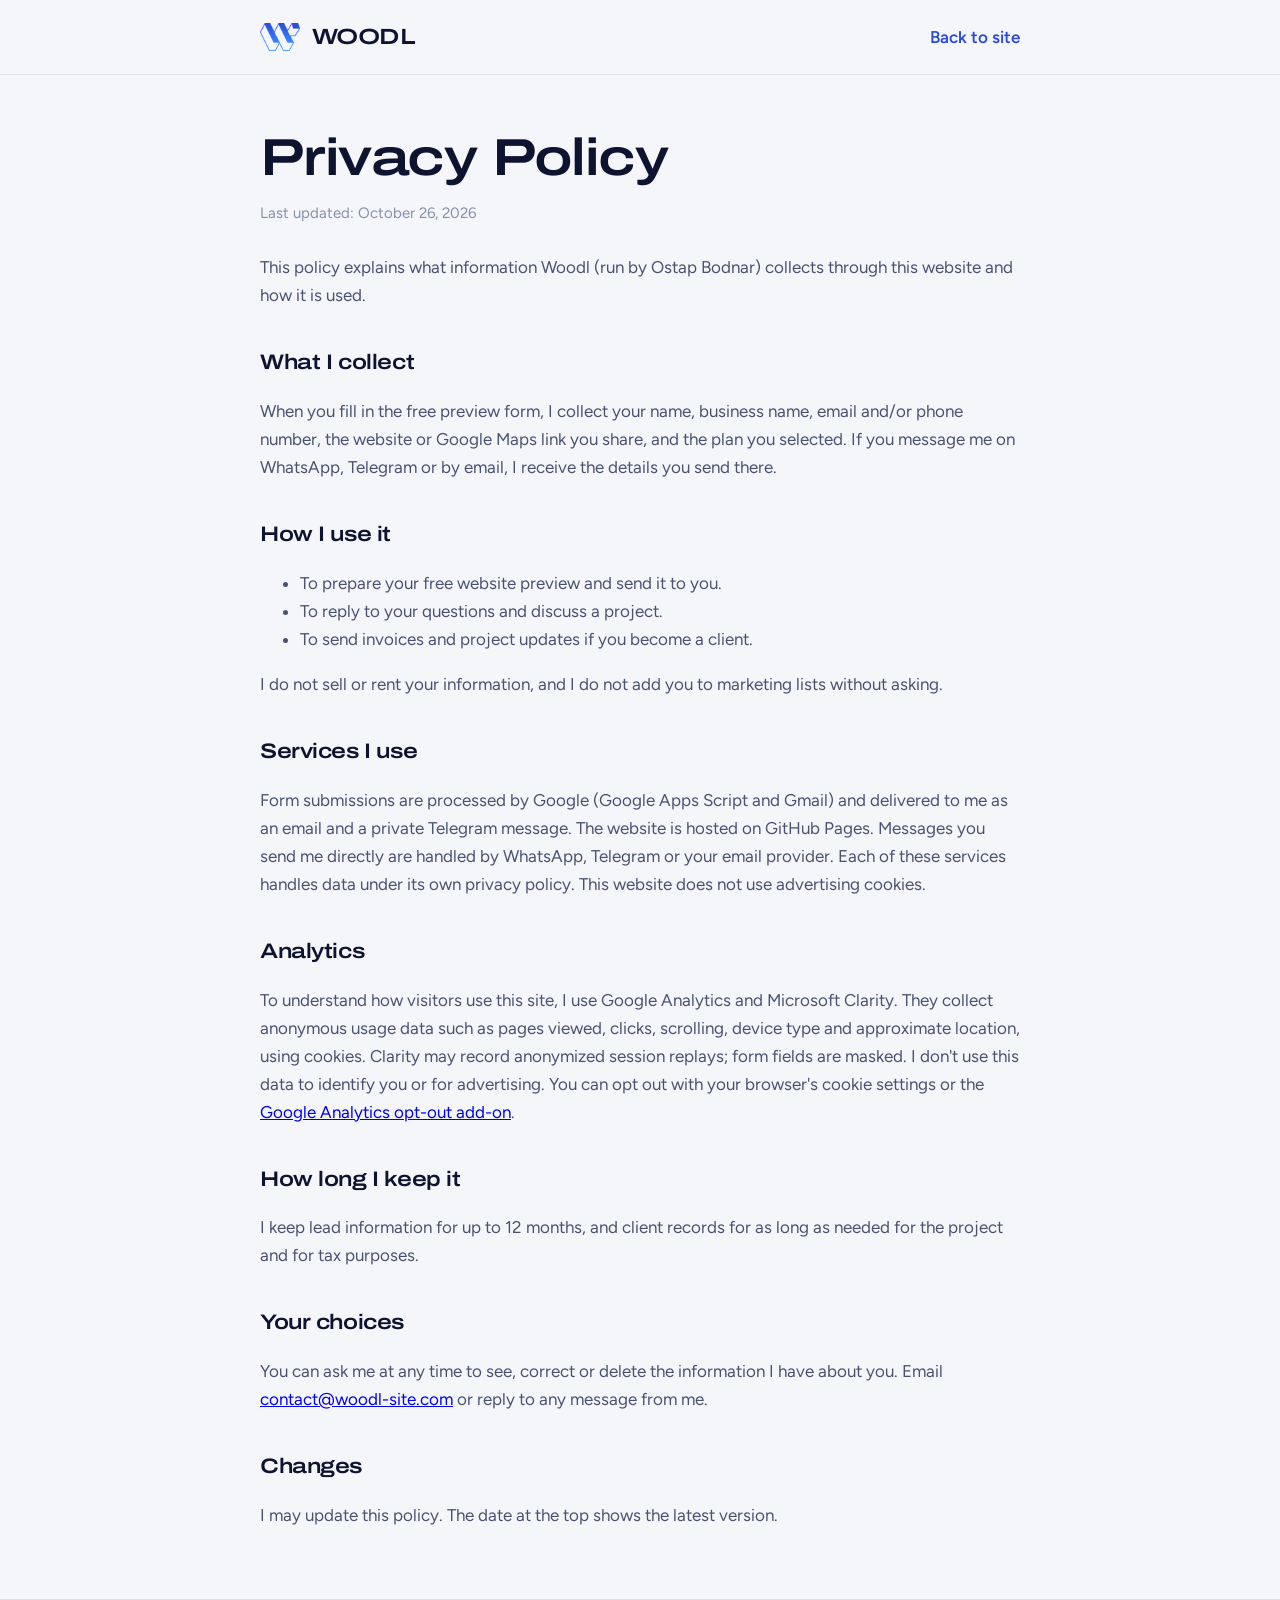
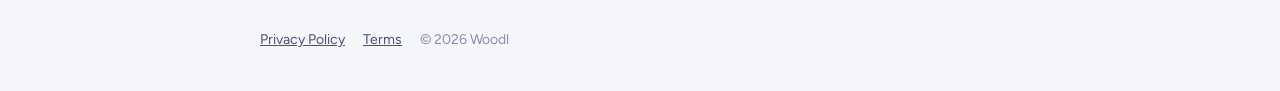
<file: privacy.html>
<!doctype html>
<html lang="en">
<head>
<meta charset="utf-8">
<meta name="viewport" content="width=device-width, initial-scale=1">
<title>Privacy Policy | Woodl</title>
<meta name="robots" content="noindex">
<link rel="icon" type="image/png" href="favicon.png">
<link href="https://fonts.googleapis.com/css2?family=Archivo:wdth,wght@100..125,400..700&family=Figtree:wght@400;500;600;700&display=swap" rel="stylesheet">
<style>
body{margin:0;background:#F5F6FA;color:#0E1430;font-family:"Figtree",system-ui,sans-serif;font-size:17px;line-height:1.65;-webkit-font-smoothing:antialiased;}
.wrap{max-width:760px;margin:0 auto;padding:0 22px;}
header{border-bottom:1px solid #DDE1EC;}
header .wrap{display:flex;align-items:center;justify-content:space-between;height:74px;}
.logo{display:flex;align-items:center;gap:12px;text-decoration:none;color:#0E1430;font-family:"Archivo",sans-serif;font-variation-settings:"wdth" 125;font-weight:600;font-size:22px;letter-spacing:-.02em;}
.logo img{height:28px;}
header a.back{font-weight:600;color:#2A4BD7;text-decoration:none;}
h1{font-family:"Archivo",sans-serif;font-variation-settings:"wdth" 125;font-weight:600;letter-spacing:-.03em;font-size:clamp(34px,6vw,52px);line-height:1.05;margin:56px 0 8px;}
h2{font-family:"Archivo",sans-serif;font-variation-settings:"wdth" 120;font-weight:600;font-size:21px;letter-spacing:-.02em;margin:36px 0 8px;}
p,li{color:#4A5270;}
.upd{color:#8790AA;font-size:15px;margin-bottom:28px;}
footer{margin-top:70px;padding:28px 0 40px;border-top:1px solid #DDE1EC;font-size:14px;color:#8790AA;}
footer a{color:#4A5270;margin-right:18px;}
</style>
<script src="a.js" defer></script>
</head>
<body>
<header><div class="wrap"><a class="logo" href="index.html"><img src="logo.png" alt="">WOODL</a><a class="back" href="index.html">Back to site</a></div></header>
<main class="wrap">
<h1>Privacy Policy</h1>
<p class="upd">Last updated: October 26, 2026</p>
<p>This policy explains what information Woodl (run by Ostap Bodnar) collects through this website and how it is used.</p>
<h2>What I collect</h2>
<p>When you fill in the free preview form, I collect your name, business name, email and/or phone number, the website or Google Maps link you share, and the plan you selected. If you message me on WhatsApp, Telegram or by email, I receive the details you send there.</p>
<h2>How I use it</h2>
<ul><li>To prepare your free website preview and send it to you.</li><li>To reply to your questions and discuss a project.</li><li>To send invoices and project updates if you become a client.</li></ul>
<p>I do not sell or rent your information, and I do not add you to marketing lists without asking.</p>
<h2>Services I use</h2>
<p>Form submissions are processed by Google (Google Apps Script and Gmail) and delivered to me as an email and a private Telegram message. The website is hosted on GitHub Pages. Messages you send me directly are handled by WhatsApp, Telegram or your email provider. Each of these services handles data under its own privacy policy. This website does not use advertising cookies.</p>
<h2>Analytics</h2>
<p>To understand how visitors use this site, I use Google Analytics and Microsoft Clarity. They collect anonymous usage data such as pages viewed, clicks, scrolling, device type and approximate location, using cookies. Clarity may record anonymized session replays; form fields are masked. I don't use this data to identify you or for advertising. You can opt out with your browser's cookie settings or the <a href="https://tools.google.com/dlpage/gaoptout" target="_blank" rel="noopener">Google Analytics opt-out add-on</a>.</p>
<h2>How long I keep it</h2>
<p>I keep lead information for up to 12 months, and client records for as long as needed for the project and for tax purposes.</p>
<h2>Your choices</h2>
<p>You can ask me at any time to see, correct or delete the information I have about you. Email <a href="mailto:contact@woodl-site.com">contact@woodl-site.com</a> or reply to any message from me.</p>
<h2>Changes</h2>
<p>I may update this policy. The date at the top shows the latest version.</p>
</main>
<footer><div class="wrap"><a href="privacy.html">Privacy Policy</a><a href="terms.html">Terms</a><span>© 2026 Woodl</span></div></footer>
</body>
</html>
</file>
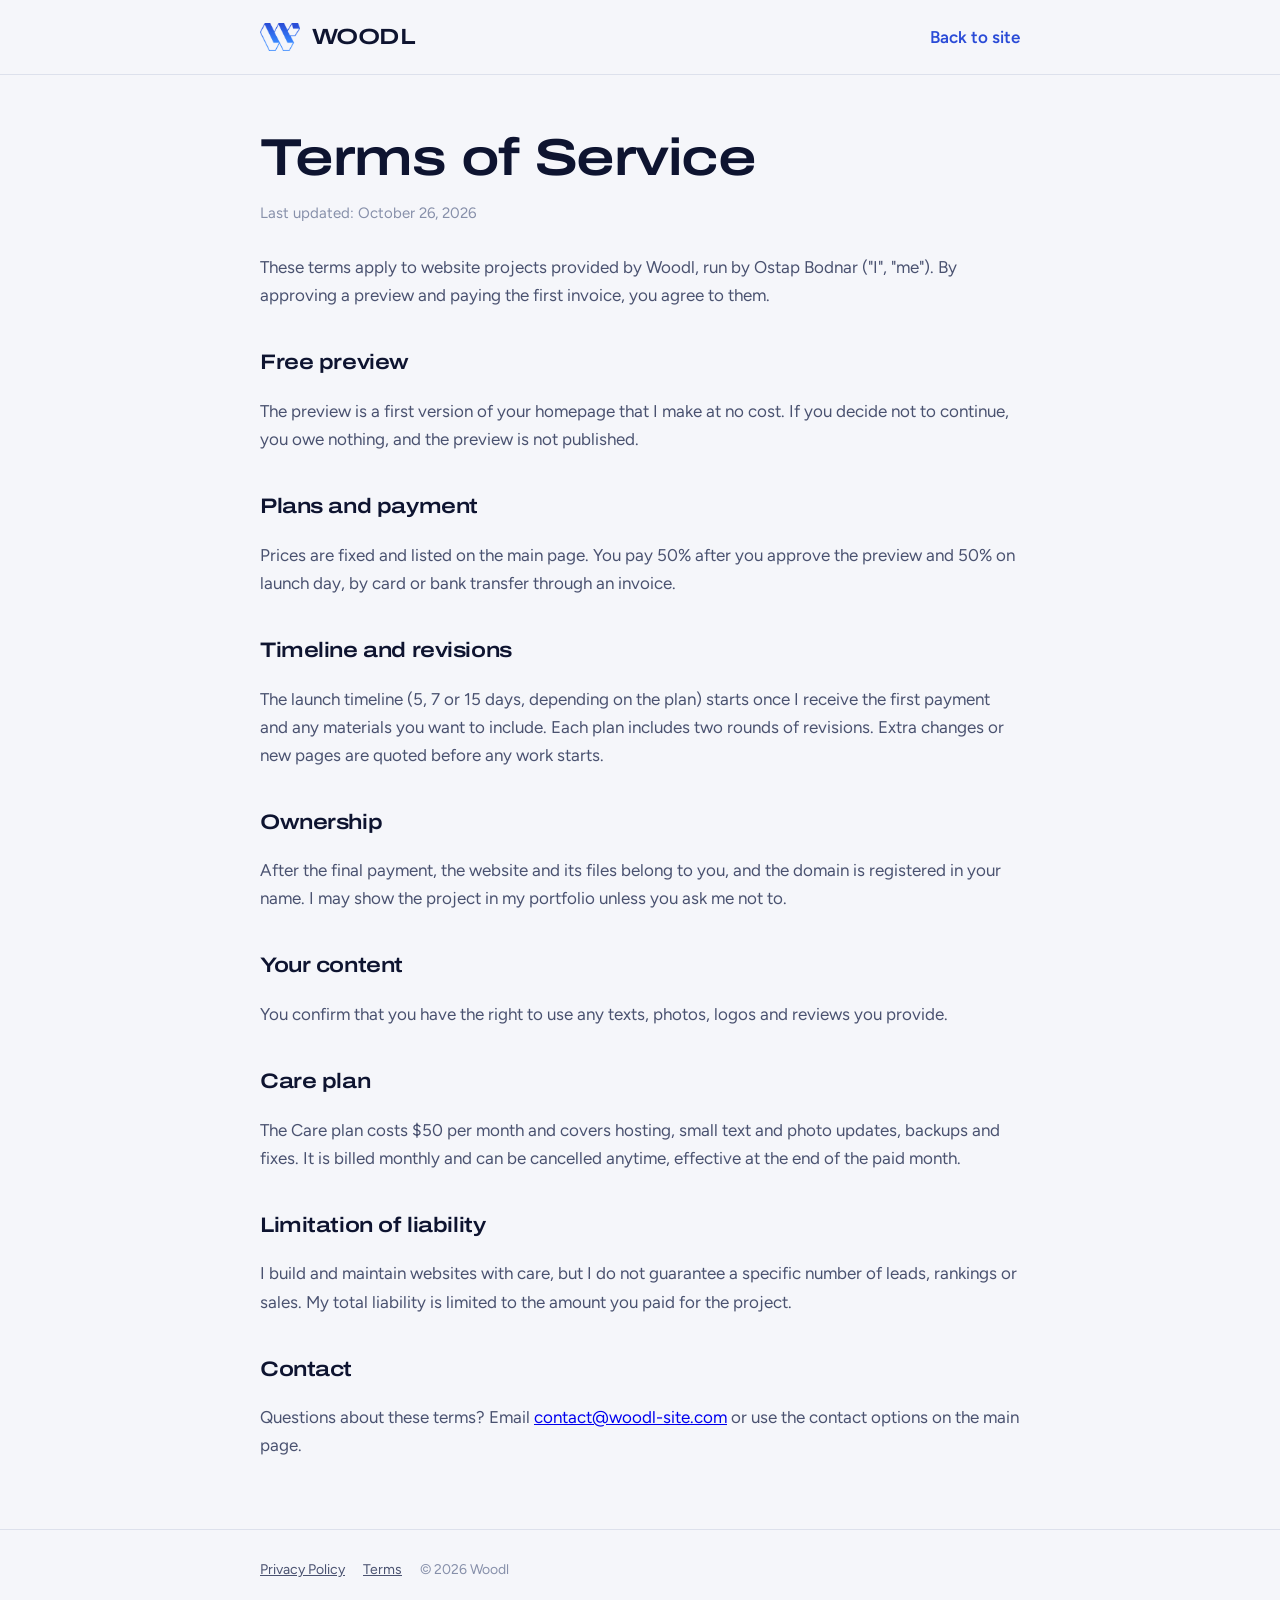
<file: terms.html>
<!doctype html>
<html lang="en">
<head>
<meta charset="utf-8">
<meta name="viewport" content="width=device-width, initial-scale=1">
<title>Terms of Service | Woodl</title>
<meta name="robots" content="noindex">
<link rel="icon" type="image/png" href="favicon.png">
<link href="https://fonts.googleapis.com/css2?family=Archivo:wdth,wght@100..125,400..700&family=Figtree:wght@400;500;600;700&display=swap" rel="stylesheet">
<style>
body{margin:0;background:#F5F6FA;color:#0E1430;font-family:"Figtree",system-ui,sans-serif;font-size:17px;line-height:1.65;-webkit-font-smoothing:antialiased;}
.wrap{max-width:760px;margin:0 auto;padding:0 22px;}
header{border-bottom:1px solid #DDE1EC;}
header .wrap{display:flex;align-items:center;justify-content:space-between;height:74px;}
.logo{display:flex;align-items:center;gap:12px;text-decoration:none;color:#0E1430;font-family:"Archivo",sans-serif;font-variation-settings:"wdth" 125;font-weight:600;font-size:22px;letter-spacing:-.02em;}
.logo img{height:28px;}
header a.back{font-weight:600;color:#2A4BD7;text-decoration:none;}
h1{font-family:"Archivo",sans-serif;font-variation-settings:"wdth" 125;font-weight:600;letter-spacing:-.03em;font-size:clamp(34px,6vw,52px);line-height:1.05;margin:56px 0 8px;}
h2{font-family:"Archivo",sans-serif;font-variation-settings:"wdth" 120;font-weight:600;font-size:21px;letter-spacing:-.02em;margin:36px 0 8px;}
p,li{color:#4A5270;}
.upd{color:#8790AA;font-size:15px;margin-bottom:28px;}
footer{margin-top:70px;padding:28px 0 40px;border-top:1px solid #DDE1EC;font-size:14px;color:#8790AA;}
footer a{color:#4A5270;margin-right:18px;}
</style>
<script src="a.js" defer></script>
</head>
<body>
<header><div class="wrap"><a class="logo" href="index.html"><img src="logo.png" alt="">WOODL</a><a class="back" href="index.html">Back to site</a></div></header>
<main class="wrap">
<h1>Terms of Service</h1>
<p class="upd">Last updated: October 26, 2026</p>
<p>These terms apply to website projects provided by Woodl, run by Ostap Bodnar ("I", "me"). By approving a preview and paying the first invoice, you agree to them.</p>
<h2>Free preview</h2>
<p>The preview is a first version of your homepage that I make at no cost. If you decide not to continue, you owe nothing, and the preview is not published.</p>
<h2>Plans and payment</h2>
<p>Prices are fixed and listed on the main page. You pay 50% after you approve the preview and 50% on launch day, by card or bank transfer through an invoice.</p>
<h2>Timeline and revisions</h2>
<p>The launch timeline (5, 7 or 15 days, depending on the plan) starts once I receive the first payment and any materials you want to include. Each plan includes two rounds of revisions. Extra changes or new pages are quoted before any work starts.</p>
<h2>Ownership</h2>
<p>After the final payment, the website and its files belong to you, and the domain is registered in your name. I may show the project in my portfolio unless you ask me not to.</p>
<h2>Your content</h2>
<p>You confirm that you have the right to use any texts, photos, logos and reviews you provide.</p>
<h2>Care plan</h2>
<p>The Care plan costs $50 per month and covers hosting, small text and photo updates, backups and fixes. It is billed monthly and can be cancelled anytime, effective at the end of the paid month.</p>
<h2>Limitation of liability</h2>
<p>I build and maintain websites with care, but I do not guarantee a specific number of leads, rankings or sales. My total liability is limited to the amount you paid for the project.</p>
<h2>Contact</h2>
<p>Questions about these terms? Email <a href="mailto:contact@woodl-site.com">contact@woodl-site.com</a> or use the contact options on the main page.</p>
</main>
<footer><div class="wrap"><a href="privacy.html">Privacy Policy</a><a href="terms.html">Terms</a><span>© 2026 Woodl</span></div></footer>
</body>
</html>
</file>
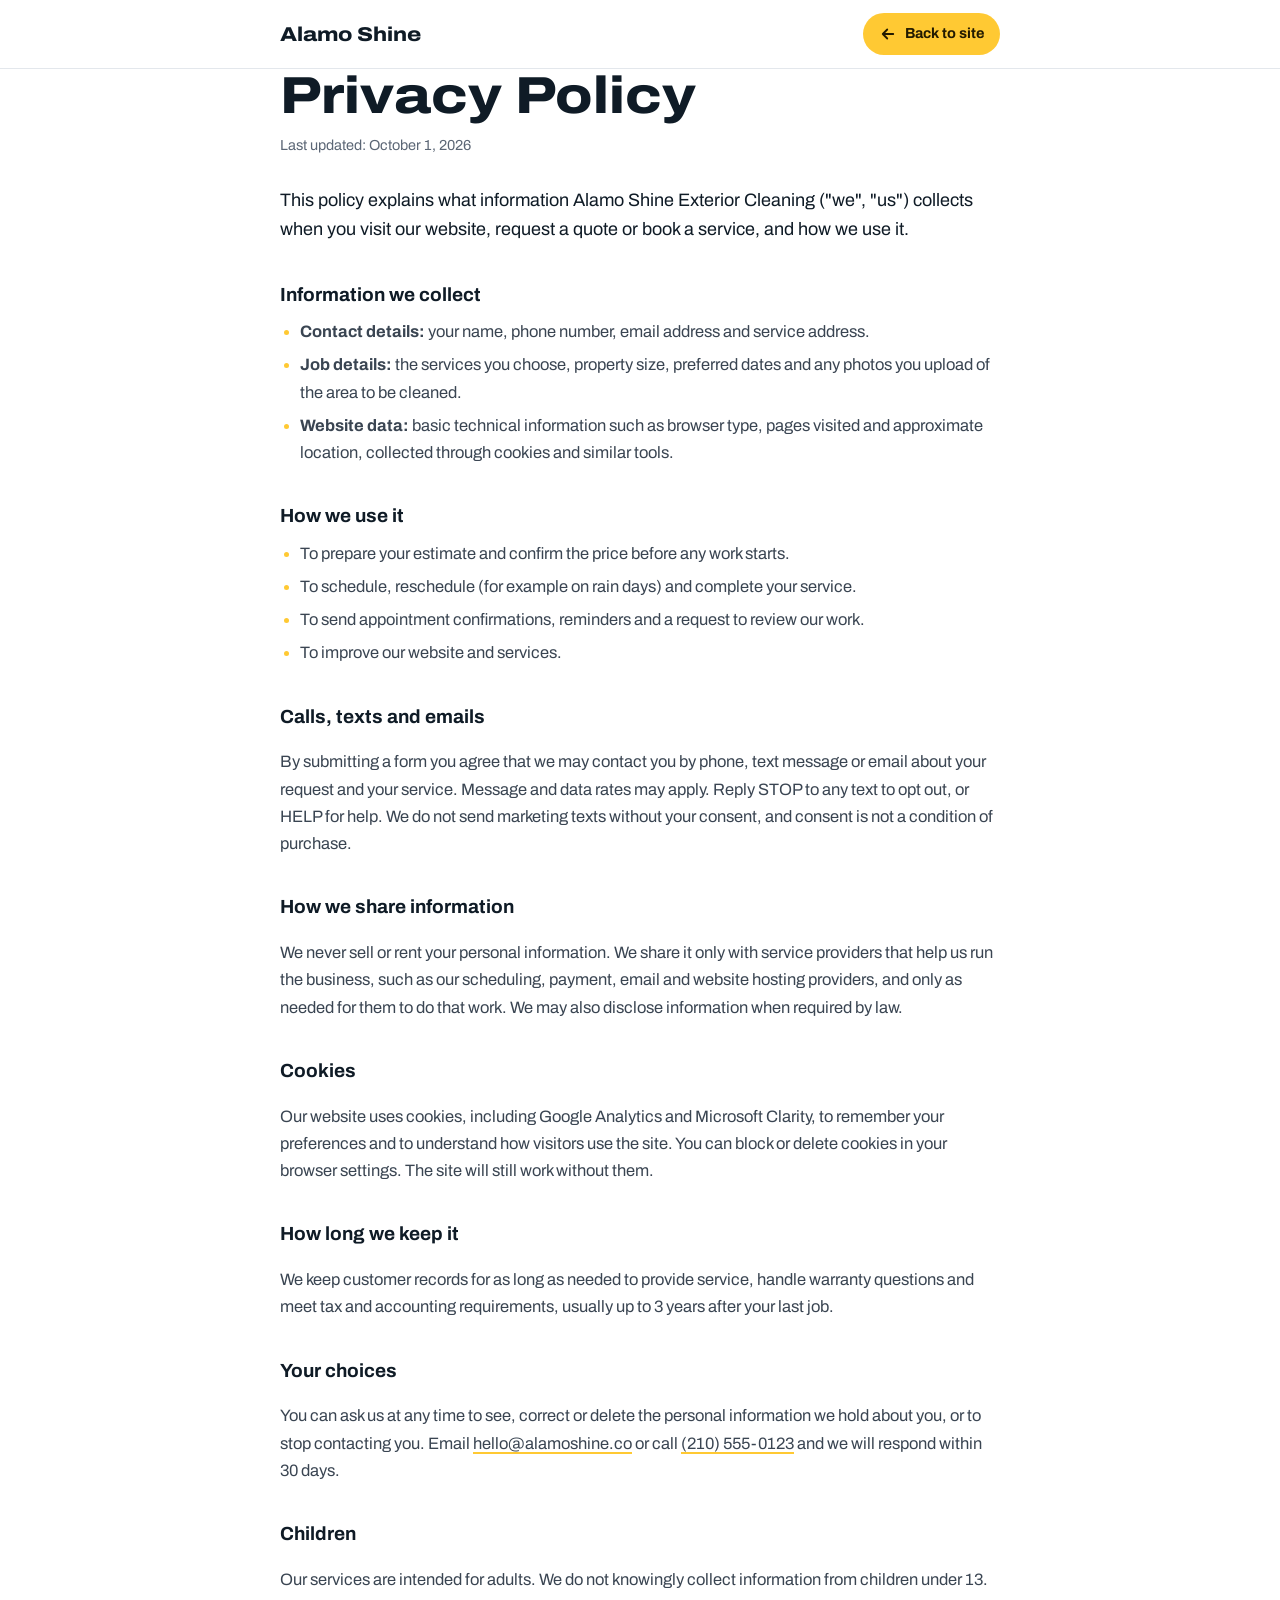
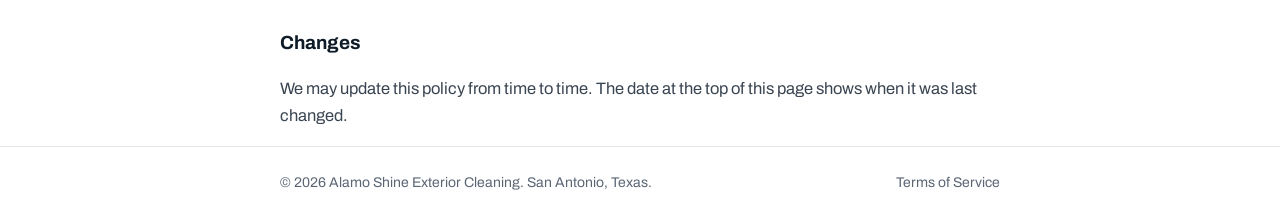
<file: work/alamo-shine/privacy.html>
<!doctype html>
<html lang="en"><head><meta charset="utf-8"><link rel="icon" href="favicon.svg" type="image/svg+xml">
<link rel="apple-touch-icon" href="apple-touch-icon.png">
<meta name="theme-color" content="#0F1B26">
<meta name="viewport" content="width=device-width,initial-scale=1">
<title>Privacy Policy | Alamo Shine</title><meta name="robots" content="noindex">
<link rel="preconnect" href="https://fonts.googleapis.com"><link rel="preconnect" href="https://fonts.gstatic.com" crossorigin>
<link href="https://fonts.googleapis.com/css2?family=Archivo:wdth,wght@62..125,400..900&display=swap" rel="stylesheet">
<style>
:root{--a:#FFC933;--ai:#231B00;--ink:#0F1B26;--mut:#5B6675;--line:#E3E7EC;}
*{box-sizing:border-box}
body{margin:0;background:#fff;color:var(--ink);font-family:'Archivo',system-ui,sans-serif;font-size:16.5px;line-height:1.65;-webkit-font-smoothing:antialiased}
a{color:inherit}
.top{border-bottom:1px solid var(--line);}
.wrap{max-width:760px;margin:0 auto;padding:0 20px}
.bar{display:flex;justify-content:space-between;align-items:center;gap:16px;height:68px}
.brand{font-family:'Archivo',system-ui,sans-serif;font-weight:800;font-stretch:115%;font-size:20px;text-decoration:none}
.back{display:inline-flex;align-items:center;gap:8px;height:42px;padding:0 16px;border-radius:999px;background:var(--a);color:var(--ai);font-weight:700;font-size:14.5px;text-decoration:none;transition:filter .35s cubic-bezier(.22,.61,.36,1)}
.back:hover{filter:brightness(.94)}
main{padding:56px 0 72px}
h1{font-family:'Archivo',system-ui,sans-serif;font-weight:800;font-stretch:115%;font-size:clamp(34px,6vw,52px);line-height:1.05;margin:0 0 10px}
.date{color:var(--mut);font-size:14.5px;margin:0 0 28px}
.lead{font-size:18px;color:var(--ink)}
h2{font-size:19px;margin:34px 0 8px}
p,li{color:#3A4552}
ul{padding-left:20px;margin:0} li{margin:6px 0} li::marker{color:var(--a)}
main a{text-decoration-color:var(--a);text-decoration-thickness:2px;text-underline-offset:3px;transition:color .3s}
main a:hover{color:var(--mut)}
footer{border-top:1px solid var(--line);padding:24px 0;color:var(--mut);font-size:14px}
footer .wrap{display:flex;justify-content:space-between;gap:12px;flex-wrap:wrap}
footer a{text-decoration:none;transition:color .3s} footer a:hover{color:var(--ink)}
@media (max-width:480px){main{padding:36px 0 56px} .back span{display:none} .back{width:42px;padding:0;justify-content:center}}
</style><script src="../../a.js" defer></script>
</head><body>
<header class="top"><div class="wrap bar"><a class="brand" href="./">Alamo Shine</a><a class="back" href="./"><svg width="18" height="18" viewBox="0 0 24 24" fill="none" stroke="currentColor" stroke-width="2.4" stroke-linecap="round" stroke-linejoin="round"><path d="M19 12H5M11 18l-6-6 6-6"/></svg><span>Back to site</span></a></div></header>
<main class="wrap"><h1>Privacy Policy</h1><p class="date">Last updated: October 1, 2026</p>
<p class="lead">This policy explains what information Alamo Shine Exterior Cleaning ("we", "us") collects when you visit our website, request a quote or book a service, and how we use it.</p>
<h2>Information we collect</h2>
<ul><li><b>Contact details:</b> your name, phone number, email address and service address.</li>
<li><b>Job details:</b> the services you choose, property size, preferred dates and any photos you upload of the area to be cleaned.</li>
<li><b>Website data:</b> basic technical information such as browser type, pages visited and approximate location, collected through cookies and similar tools.</li></ul>
<h2>How we use it</h2>
<ul><li>To prepare your estimate and confirm the price before any work starts.</li>
<li>To schedule, reschedule (for example on rain days) and complete your service.</li>
<li>To send appointment confirmations, reminders and a request to review our work.</li>
<li>To improve our website and services.</li></ul>
<h2>Calls, texts and emails</h2>
<p>By submitting a form you agree that we may contact you by phone, text message or email about your request and your service. Message and data rates may apply. Reply STOP to any text to opt out, or HELP for help. We do not send marketing texts without your consent, and consent is not a condition of purchase.</p>
<h2>How we share information</h2>
<p>We never sell or rent your personal information. We share it only with service providers that help us run the business, such as our scheduling, payment, email and website hosting providers, and only as needed for them to do that work. We may also disclose information when required by law.</p>
<h2>Cookies</h2>
<p>Our website uses cookies, including Google Analytics and Microsoft Clarity, to remember your preferences and to understand how visitors use the site. You can block or delete cookies in your browser settings. The site will still work without them.</p>
<h2>How long we keep it</h2>
<p>We keep customer records for as long as needed to provide service, handle warranty questions and meet tax and accounting requirements, usually up to 3 years after your last job.</p>
<h2>Your choices</h2>
<p>You can ask us at any time to see, correct or delete the personal information we hold about you, or to stop contacting you. Email <a href="mailto:hello@alamoshine.co">hello@alamoshine.co</a> or call <a href="tel:+12105550123">(210) 555-0123</a> and we will respond within 30 days.</p>
<h2>Children</h2>
<p>Our services are intended for adults. We do not knowingly collect information from children under 13.</p>
<h2>Changes</h2>
<p>We may update this policy from time to time. The date at the top of this page shows when it was last changed.</p></main>
<footer><div class="wrap"><span>© 2026 Alamo Shine Exterior Cleaning. San Antonio, Texas.</span><span><a href="terms.html">Terms of Service</a></span></div></footer>
</body></html>
</file>
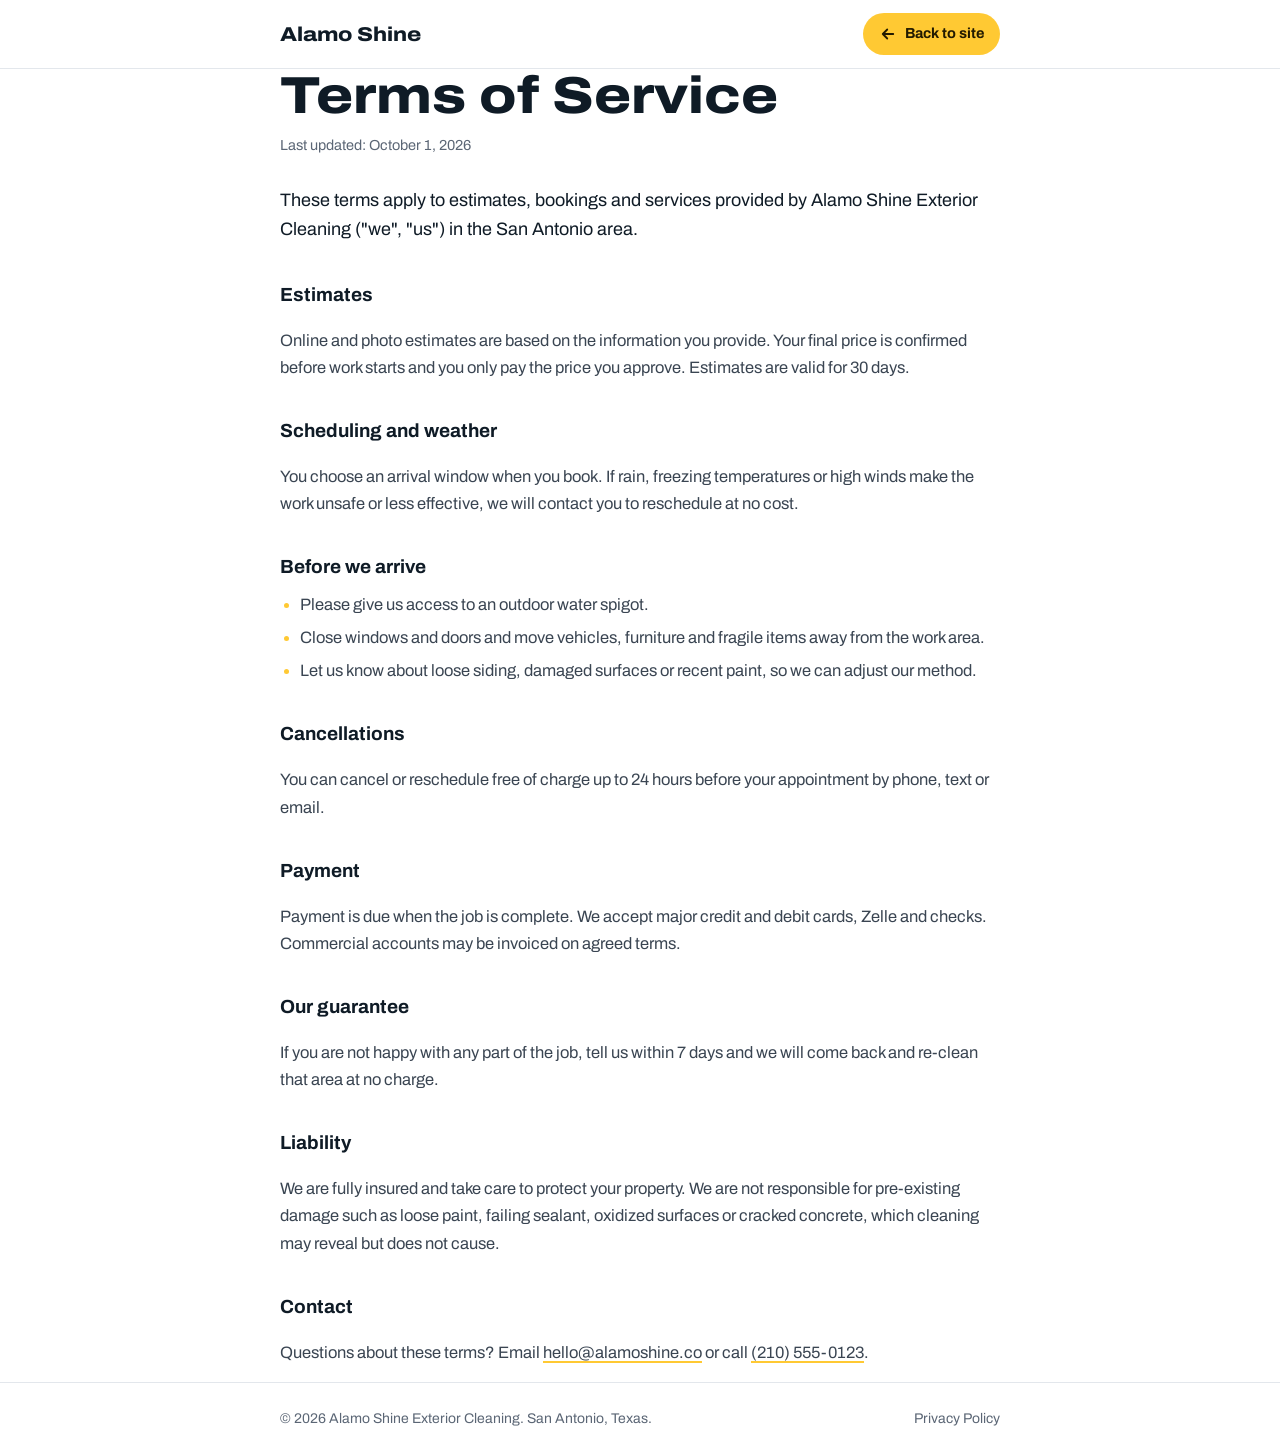
<file: work/alamo-shine/terms.html>
<!doctype html>
<html lang="en"><head><meta charset="utf-8"><link rel="icon" href="favicon.svg" type="image/svg+xml">
<link rel="apple-touch-icon" href="apple-touch-icon.png">
<meta name="theme-color" content="#0F1B26">
<meta name="viewport" content="width=device-width,initial-scale=1">
<title>Terms of Service | Alamo Shine</title><meta name="robots" content="noindex">
<link rel="preconnect" href="https://fonts.googleapis.com"><link rel="preconnect" href="https://fonts.gstatic.com" crossorigin>
<link href="https://fonts.googleapis.com/css2?family=Archivo:wdth,wght@62..125,400..900&display=swap" rel="stylesheet">
<style>
:root{--a:#FFC933;--ai:#231B00;--ink:#0F1B26;--mut:#5B6675;--line:#E3E7EC;}
*{box-sizing:border-box}
body{margin:0;background:#fff;color:var(--ink);font-family:'Archivo',system-ui,sans-serif;font-size:16.5px;line-height:1.65;-webkit-font-smoothing:antialiased}
a{color:inherit}
.top{border-bottom:1px solid var(--line);}
.wrap{max-width:760px;margin:0 auto;padding:0 20px}
.bar{display:flex;justify-content:space-between;align-items:center;gap:16px;height:68px}
.brand{font-family:'Archivo',system-ui,sans-serif;font-weight:800;font-stretch:115%;font-size:20px;text-decoration:none}
.back{display:inline-flex;align-items:center;gap:8px;height:42px;padding:0 16px;border-radius:999px;background:var(--a);color:var(--ai);font-weight:700;font-size:14.5px;text-decoration:none;transition:filter .35s cubic-bezier(.22,.61,.36,1)}
.back:hover{filter:brightness(.94)}
main{padding:56px 0 72px}
h1{font-family:'Archivo',system-ui,sans-serif;font-weight:800;font-stretch:115%;font-size:clamp(34px,6vw,52px);line-height:1.05;margin:0 0 10px}
.date{color:var(--mut);font-size:14.5px;margin:0 0 28px}
.lead{font-size:18px;color:var(--ink)}
h2{font-size:19px;margin:34px 0 8px}
p,li{color:#3A4552}
ul{padding-left:20px;margin:0} li{margin:6px 0} li::marker{color:var(--a)}
main a{text-decoration-color:var(--a);text-decoration-thickness:2px;text-underline-offset:3px;transition:color .3s}
main a:hover{color:var(--mut)}
footer{border-top:1px solid var(--line);padding:24px 0;color:var(--mut);font-size:14px}
footer .wrap{display:flex;justify-content:space-between;gap:12px;flex-wrap:wrap}
footer a{text-decoration:none;transition:color .3s} footer a:hover{color:var(--ink)}
@media (max-width:480px){main{padding:36px 0 56px} .back span{display:none} .back{width:42px;padding:0;justify-content:center}}
</style><script src="../../a.js" defer></script>
</head><body>
<header class="top"><div class="wrap bar"><a class="brand" href="./">Alamo Shine</a><a class="back" href="./"><svg width="18" height="18" viewBox="0 0 24 24" fill="none" stroke="currentColor" stroke-width="2.4" stroke-linecap="round" stroke-linejoin="round"><path d="M19 12H5M11 18l-6-6 6-6"/></svg><span>Back to site</span></a></div></header>
<main class="wrap"><h1>Terms of Service</h1><p class="date">Last updated: October 1, 2026</p>
<p class="lead">These terms apply to estimates, bookings and services provided by Alamo Shine Exterior Cleaning ("we", "us") in the San Antonio area.</p>
<h2>Estimates</h2>
<p>Online and photo estimates are based on the information you provide. Your final price is confirmed before work starts and you only pay the price you approve. Estimates are valid for 30 days.</p>
<h2>Scheduling and weather</h2>
<p>You choose an arrival window when you book. If rain, freezing temperatures or high winds make the work unsafe or less effective, we will contact you to reschedule at no cost.</p>
<h2>Before we arrive</h2>
<ul><li>Please give us access to an outdoor water spigot.</li>
<li>Close windows and doors and move vehicles, furniture and fragile items away from the work area.</li>
<li>Let us know about loose siding, damaged surfaces or recent paint, so we can adjust our method.</li></ul>
<h2>Cancellations</h2>
<p>You can cancel or reschedule free of charge up to 24 hours before your appointment by phone, text or email.</p>
<h2>Payment</h2>
<p>Payment is due when the job is complete. We accept major credit and debit cards, Zelle and checks. Commercial accounts may be invoiced on agreed terms.</p>
<h2>Our guarantee</h2>
<p>If you are not happy with any part of the job, tell us within 7 days and we will come back and re-clean that area at no charge.</p>
<h2>Liability</h2>
<p>We are fully insured and take care to protect your property. We are not responsible for pre-existing damage such as loose paint, failing sealant, oxidized surfaces or cracked concrete, which cleaning may reveal but does not cause.</p>
<h2>Contact</h2>
<p>Questions about these terms? Email <a href="mailto:hello@alamoshine.co">hello@alamoshine.co</a> or call <a href="tel:+12105550123">(210) 555-0123</a>.</p></main>
<footer><div class="wrap"><span>© 2026 Alamo Shine Exterior Cleaning. San Antonio, Texas.</span><span><a href="privacy.html">Privacy Policy</a></span></div></footer>
</body></html>
</file>
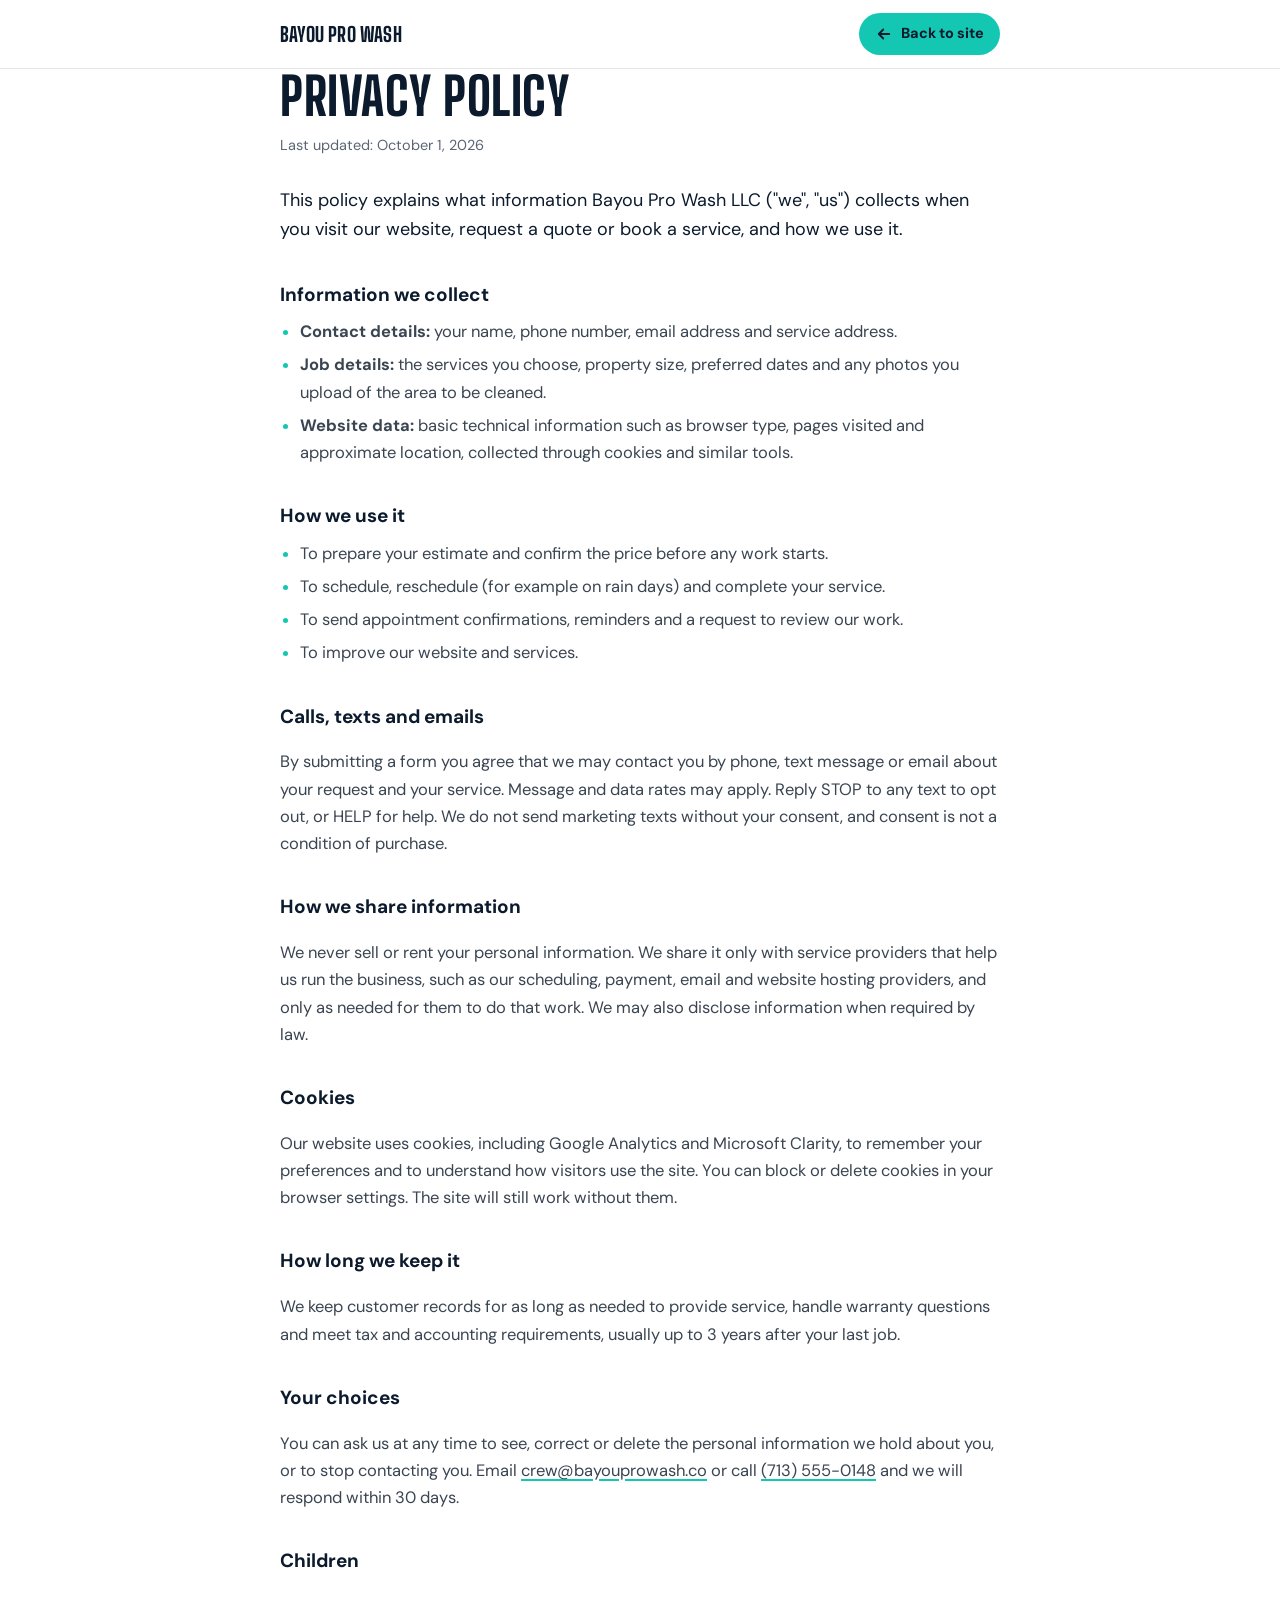
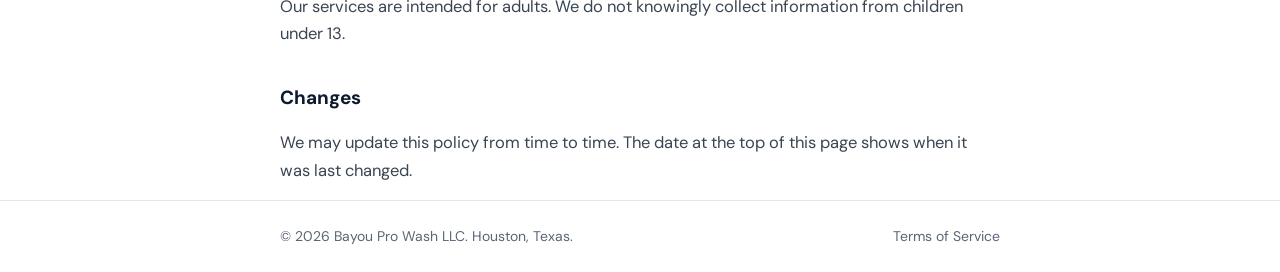
<file: work/bayou-pro-wash/privacy.html>
<!doctype html>
<html lang="en"><head><meta charset="utf-8"><link rel="icon" href="favicon.svg" type="image/svg+xml">
<link rel="apple-touch-icon" href="apple-touch-icon.png">
<meta name="theme-color" content="#0B1A2C">
<meta name="viewport" content="width=device-width,initial-scale=1">
<title>Privacy Policy | Bayou Pro Wash</title><meta name="robots" content="noindex">
<link rel="preconnect" href="https://fonts.googleapis.com"><link rel="preconnect" href="https://fonts.gstatic.com" crossorigin>
<link href="https://fonts.googleapis.com/css2?family=Big+Shoulders+Display:wght@800&family=DM+Sans:opsz,wght@9..40,400;9..40,600;9..40,700&display=swap" rel="stylesheet">
<style>
:root{--a:#14C7B3;--ai:#0B1A2C;--ink:#0B1A2C;--mut:#5B6675;--line:#E3E7EC;}
*{box-sizing:border-box}
body{margin:0;background:#fff;color:var(--ink);font-family:'DM Sans',system-ui,sans-serif;font-size:16.5px;line-height:1.65;-webkit-font-smoothing:antialiased}
a{color:inherit}
.top{border-bottom:1px solid var(--line);}
.wrap{max-width:760px;margin:0 auto;padding:0 20px}
.bar{display:flex;justify-content:space-between;align-items:center;gap:16px;height:68px}
.brand{font-family:'Big Shoulders Display',system-ui,sans-serif;font-weight:800;text-transform:uppercase;letter-spacing:.01em;font-size:20px;text-decoration:none}
.back{display:inline-flex;align-items:center;gap:8px;height:42px;padding:0 16px;border-radius:999px;background:var(--a);color:var(--ai);font-weight:700;font-size:14.5px;text-decoration:none;transition:filter .35s cubic-bezier(.22,.61,.36,1)}
.back:hover{filter:brightness(.94)}
main{padding:56px 0 72px}
h1{font-family:'Big Shoulders Display',system-ui,sans-serif;font-weight:800;text-transform:uppercase;letter-spacing:.01em;font-size:clamp(34px,6vw,52px);line-height:1.05;margin:0 0 10px}
.date{color:var(--mut);font-size:14.5px;margin:0 0 28px}
.lead{font-size:18px;color:var(--ink)}
h2{font-size:19px;margin:34px 0 8px}
p,li{color:#3A4552}
ul{padding-left:20px;margin:0} li{margin:6px 0} li::marker{color:var(--a)}
main a{text-decoration-color:var(--a);text-decoration-thickness:2px;text-underline-offset:3px;transition:color .3s}
main a:hover{color:var(--mut)}
footer{border-top:1px solid var(--line);padding:24px 0;color:var(--mut);font-size:14px}
footer .wrap{display:flex;justify-content:space-between;gap:12px;flex-wrap:wrap}
footer a{text-decoration:none;transition:color .3s} footer a:hover{color:var(--ink)}
@media (max-width:480px){main{padding:36px 0 56px} .back span{display:none} .back{width:42px;padding:0;justify-content:center}}
</style><script src="../../a.js" defer></script>
</head><body>
<header class="top"><div class="wrap bar"><a class="brand" href="./">Bayou Pro Wash</a><a class="back" href="./"><svg width="18" height="18" viewBox="0 0 24 24" fill="none" stroke="currentColor" stroke-width="2.4" stroke-linecap="round" stroke-linejoin="round"><path d="M19 12H5M11 18l-6-6 6-6"/></svg><span>Back to site</span></a></div></header>
<main class="wrap"><h1>Privacy Policy</h1><p class="date">Last updated: October 1, 2026</p>
<p class="lead">This policy explains what information Bayou Pro Wash LLC ("we", "us") collects when you visit our website, request a quote or book a service, and how we use it.</p>
<h2>Information we collect</h2>
<ul><li><b>Contact details:</b> your name, phone number, email address and service address.</li>
<li><b>Job details:</b> the services you choose, property size, preferred dates and any photos you upload of the area to be cleaned.</li>
<li><b>Website data:</b> basic technical information such as browser type, pages visited and approximate location, collected through cookies and similar tools.</li></ul>
<h2>How we use it</h2>
<ul><li>To prepare your estimate and confirm the price before any work starts.</li>
<li>To schedule, reschedule (for example on rain days) and complete your service.</li>
<li>To send appointment confirmations, reminders and a request to review our work.</li>
<li>To improve our website and services.</li></ul>
<h2>Calls, texts and emails</h2>
<p>By submitting a form you agree that we may contact you by phone, text message or email about your request and your service. Message and data rates may apply. Reply STOP to any text to opt out, or HELP for help. We do not send marketing texts without your consent, and consent is not a condition of purchase.</p>
<h2>How we share information</h2>
<p>We never sell or rent your personal information. We share it only with service providers that help us run the business, such as our scheduling, payment, email and website hosting providers, and only as needed for them to do that work. We may also disclose information when required by law.</p>
<h2>Cookies</h2>
<p>Our website uses cookies, including Google Analytics and Microsoft Clarity, to remember your preferences and to understand how visitors use the site. You can block or delete cookies in your browser settings. The site will still work without them.</p>
<h2>How long we keep it</h2>
<p>We keep customer records for as long as needed to provide service, handle warranty questions and meet tax and accounting requirements, usually up to 3 years after your last job.</p>
<h2>Your choices</h2>
<p>You can ask us at any time to see, correct or delete the personal information we hold about you, or to stop contacting you. Email <a href="mailto:crew@bayouprowash.co">crew@bayouprowash.co</a> or call <a href="tel:+17135550148">(713) 555-0148</a> and we will respond within 30 days.</p>
<h2>Children</h2>
<p>Our services are intended for adults. We do not knowingly collect information from children under 13.</p>
<h2>Changes</h2>
<p>We may update this policy from time to time. The date at the top of this page shows when it was last changed.</p></main>
<footer><div class="wrap"><span>© 2026 Bayou Pro Wash LLC. Houston, Texas.</span><span><a href="terms.html">Terms of Service</a></span></div></footer>
</body></html>
</file>
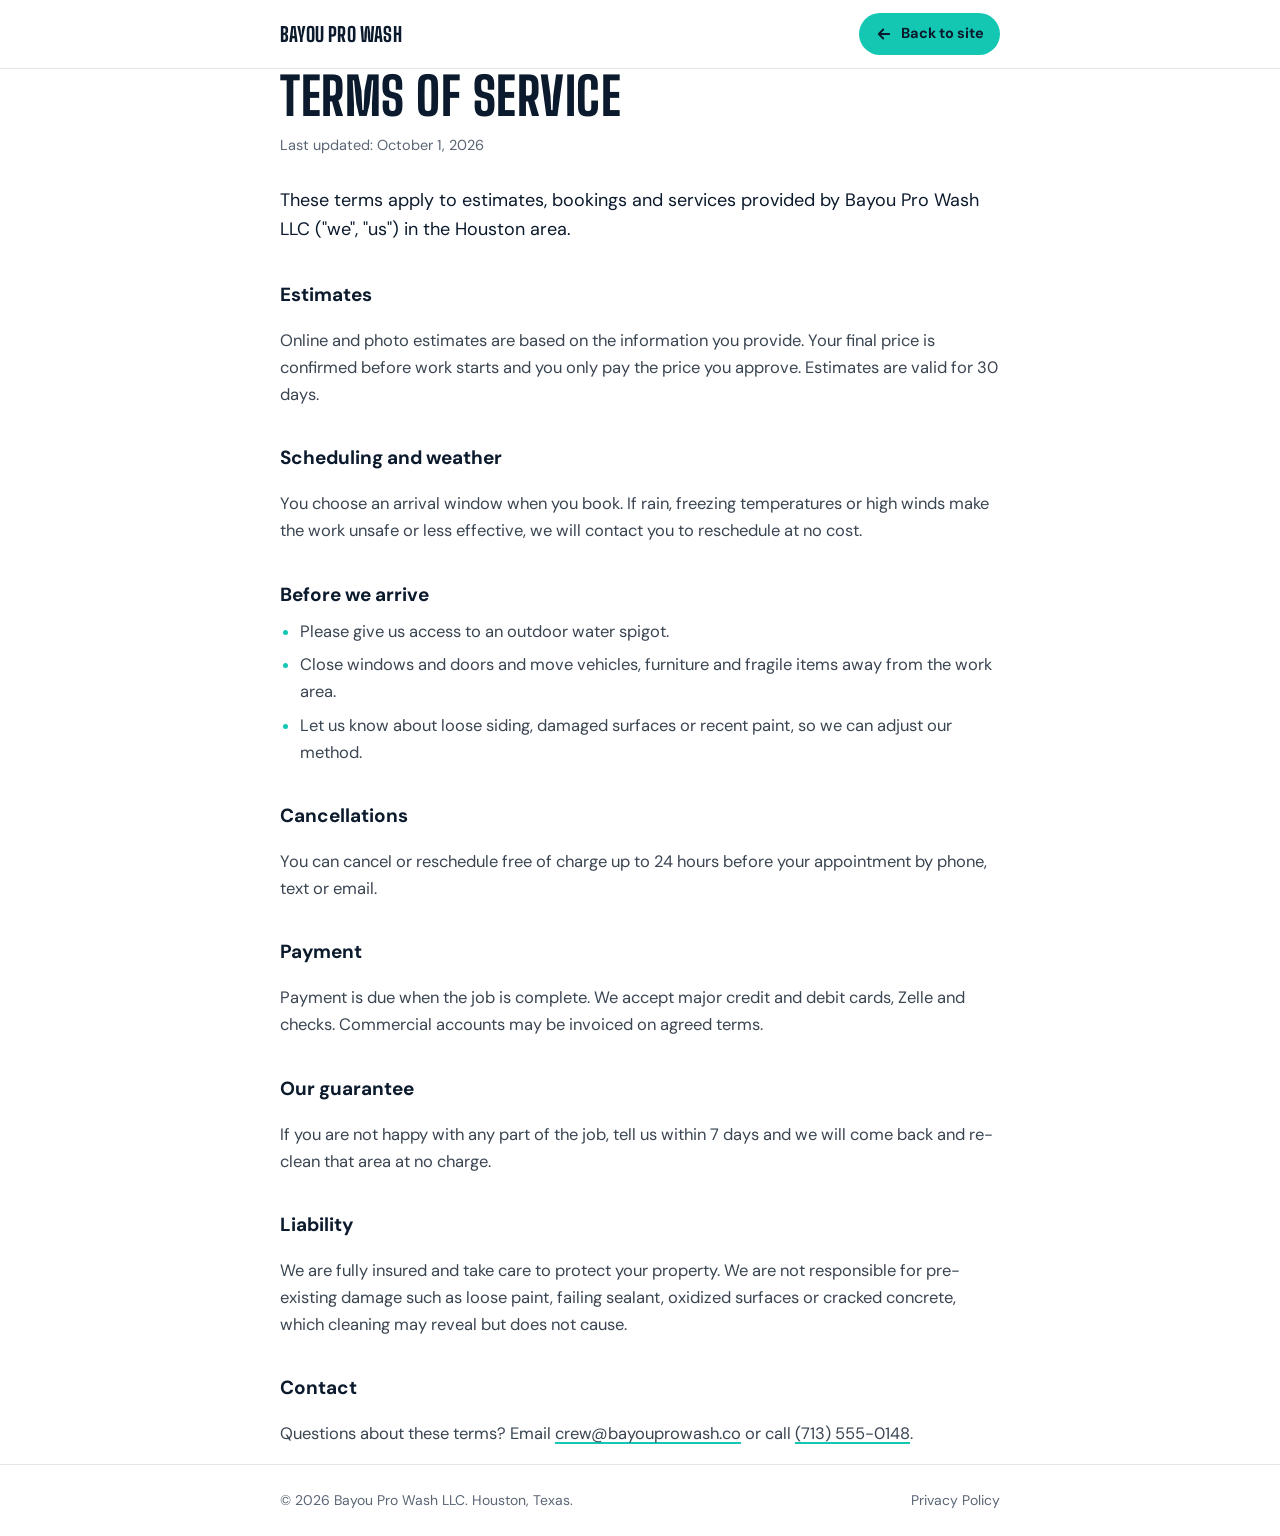
<file: work/bayou-pro-wash/terms.html>
<!doctype html>
<html lang="en"><head><meta charset="utf-8"><link rel="icon" href="favicon.svg" type="image/svg+xml">
<link rel="apple-touch-icon" href="apple-touch-icon.png">
<meta name="theme-color" content="#0B1A2C">
<meta name="viewport" content="width=device-width,initial-scale=1">
<title>Terms of Service | Bayou Pro Wash</title><meta name="robots" content="noindex">
<link rel="preconnect" href="https://fonts.googleapis.com"><link rel="preconnect" href="https://fonts.gstatic.com" crossorigin>
<link href="https://fonts.googleapis.com/css2?family=Big+Shoulders+Display:wght@800&family=DM+Sans:opsz,wght@9..40,400;9..40,600;9..40,700&display=swap" rel="stylesheet">
<style>
:root{--a:#14C7B3;--ai:#0B1A2C;--ink:#0B1A2C;--mut:#5B6675;--line:#E3E7EC;}
*{box-sizing:border-box}
body{margin:0;background:#fff;color:var(--ink);font-family:'DM Sans',system-ui,sans-serif;font-size:16.5px;line-height:1.65;-webkit-font-smoothing:antialiased}
a{color:inherit}
.top{border-bottom:1px solid var(--line);}
.wrap{max-width:760px;margin:0 auto;padding:0 20px}
.bar{display:flex;justify-content:space-between;align-items:center;gap:16px;height:68px}
.brand{font-family:'Big Shoulders Display',system-ui,sans-serif;font-weight:800;text-transform:uppercase;letter-spacing:.01em;font-size:20px;text-decoration:none}
.back{display:inline-flex;align-items:center;gap:8px;height:42px;padding:0 16px;border-radius:999px;background:var(--a);color:var(--ai);font-weight:700;font-size:14.5px;text-decoration:none;transition:filter .35s cubic-bezier(.22,.61,.36,1)}
.back:hover{filter:brightness(.94)}
main{padding:56px 0 72px}
h1{font-family:'Big Shoulders Display',system-ui,sans-serif;font-weight:800;text-transform:uppercase;letter-spacing:.01em;font-size:clamp(34px,6vw,52px);line-height:1.05;margin:0 0 10px}
.date{color:var(--mut);font-size:14.5px;margin:0 0 28px}
.lead{font-size:18px;color:var(--ink)}
h2{font-size:19px;margin:34px 0 8px}
p,li{color:#3A4552}
ul{padding-left:20px;margin:0} li{margin:6px 0} li::marker{color:var(--a)}
main a{text-decoration-color:var(--a);text-decoration-thickness:2px;text-underline-offset:3px;transition:color .3s}
main a:hover{color:var(--mut)}
footer{border-top:1px solid var(--line);padding:24px 0;color:var(--mut);font-size:14px}
footer .wrap{display:flex;justify-content:space-between;gap:12px;flex-wrap:wrap}
footer a{text-decoration:none;transition:color .3s} footer a:hover{color:var(--ink)}
@media (max-width:480px){main{padding:36px 0 56px} .back span{display:none} .back{width:42px;padding:0;justify-content:center}}
</style><script src="../../a.js" defer></script>
</head><body>
<header class="top"><div class="wrap bar"><a class="brand" href="./">Bayou Pro Wash</a><a class="back" href="./"><svg width="18" height="18" viewBox="0 0 24 24" fill="none" stroke="currentColor" stroke-width="2.4" stroke-linecap="round" stroke-linejoin="round"><path d="M19 12H5M11 18l-6-6 6-6"/></svg><span>Back to site</span></a></div></header>
<main class="wrap"><h1>Terms of Service</h1><p class="date">Last updated: October 1, 2026</p>
<p class="lead">These terms apply to estimates, bookings and services provided by Bayou Pro Wash LLC ("we", "us") in the Houston area.</p>
<h2>Estimates</h2>
<p>Online and photo estimates are based on the information you provide. Your final price is confirmed before work starts and you only pay the price you approve. Estimates are valid for 30 days.</p>
<h2>Scheduling and weather</h2>
<p>You choose an arrival window when you book. If rain, freezing temperatures or high winds make the work unsafe or less effective, we will contact you to reschedule at no cost.</p>
<h2>Before we arrive</h2>
<ul><li>Please give us access to an outdoor water spigot.</li>
<li>Close windows and doors and move vehicles, furniture and fragile items away from the work area.</li>
<li>Let us know about loose siding, damaged surfaces or recent paint, so we can adjust our method.</li></ul>
<h2>Cancellations</h2>
<p>You can cancel or reschedule free of charge up to 24 hours before your appointment by phone, text or email.</p>
<h2>Payment</h2>
<p>Payment is due when the job is complete. We accept major credit and debit cards, Zelle and checks. Commercial accounts may be invoiced on agreed terms.</p>
<h2>Our guarantee</h2>
<p>If you are not happy with any part of the job, tell us within 7 days and we will come back and re-clean that area at no charge.</p>
<h2>Liability</h2>
<p>We are fully insured and take care to protect your property. We are not responsible for pre-existing damage such as loose paint, failing sealant, oxidized surfaces or cracked concrete, which cleaning may reveal but does not cause.</p>
<h2>Contact</h2>
<p>Questions about these terms? Email <a href="mailto:crew@bayouprowash.co">crew@bayouprowash.co</a> or call <a href="tel:+17135550148">(713) 555-0148</a>.</p></main>
<footer><div class="wrap"><span>© 2026 Bayou Pro Wash LLC. Houston, Texas.</span><span><a href="privacy.html">Privacy Policy</a></span></div></footer>
</body></html>
</file>
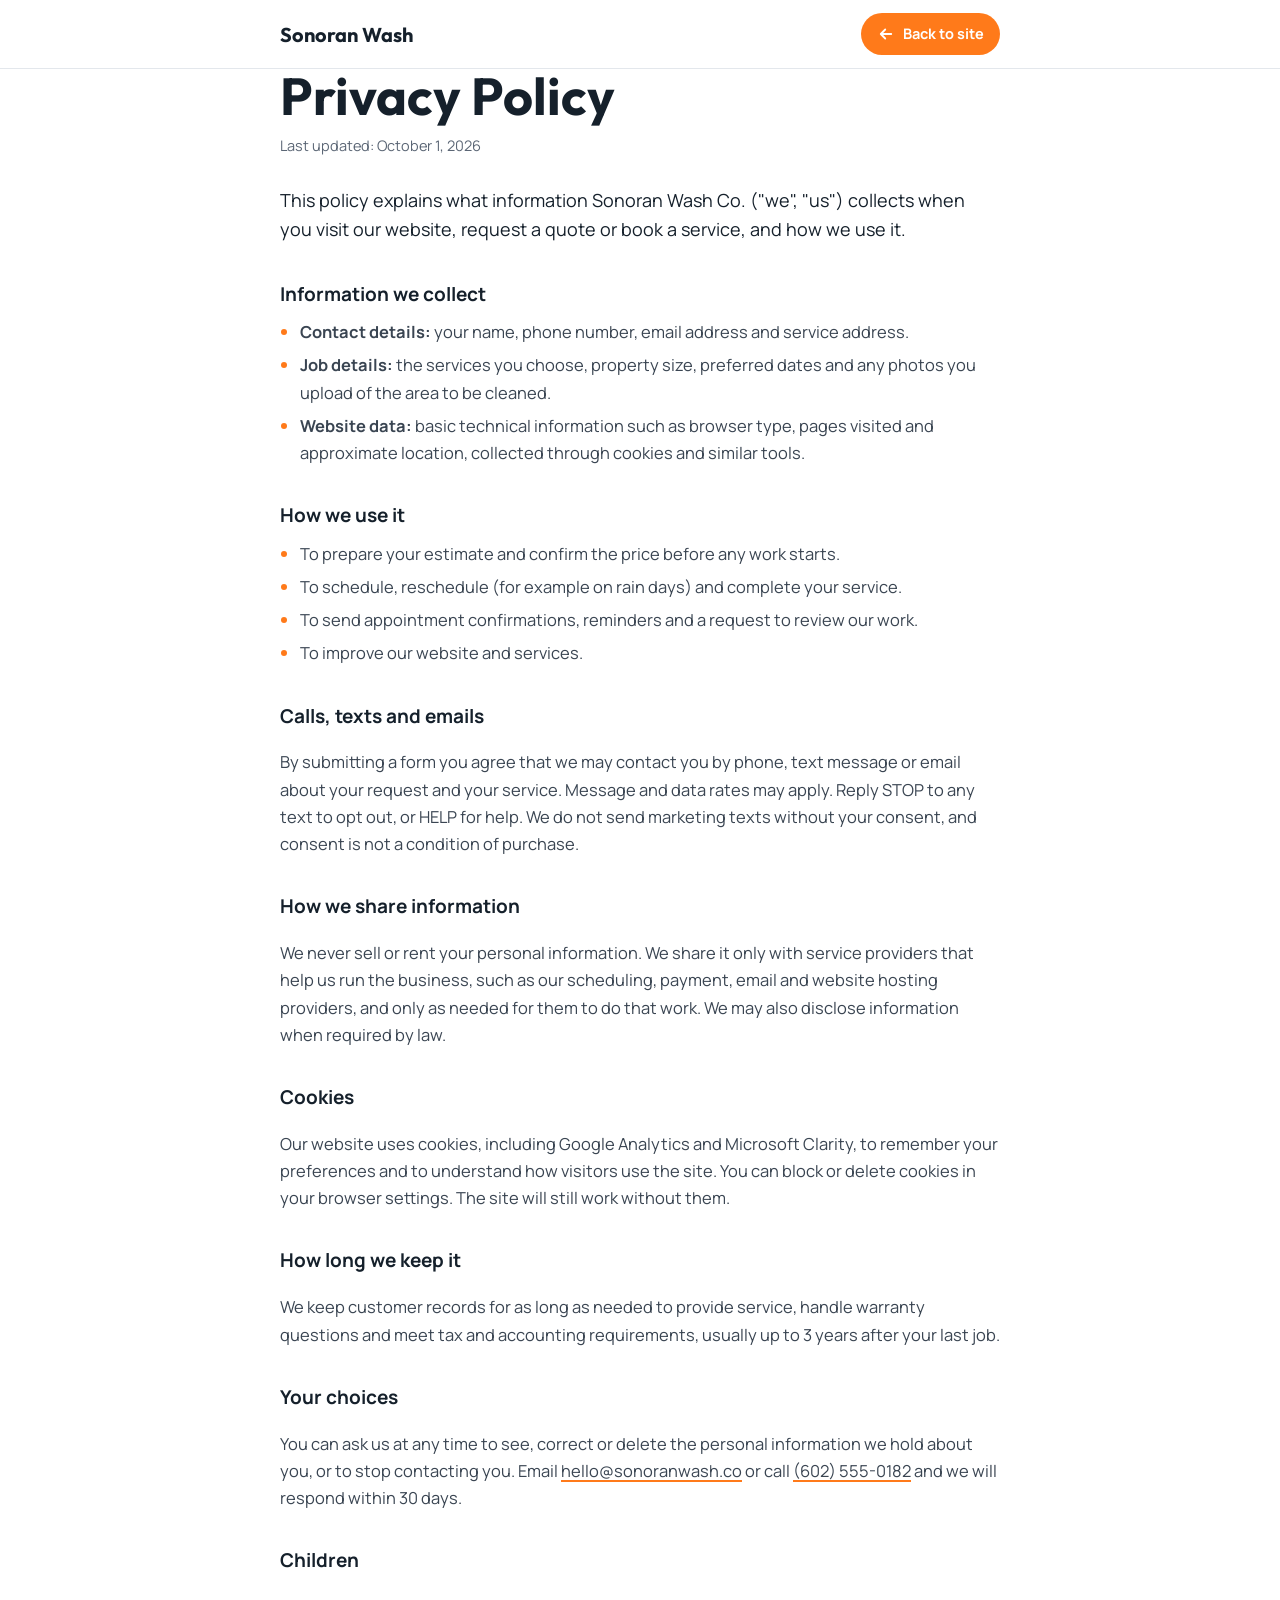
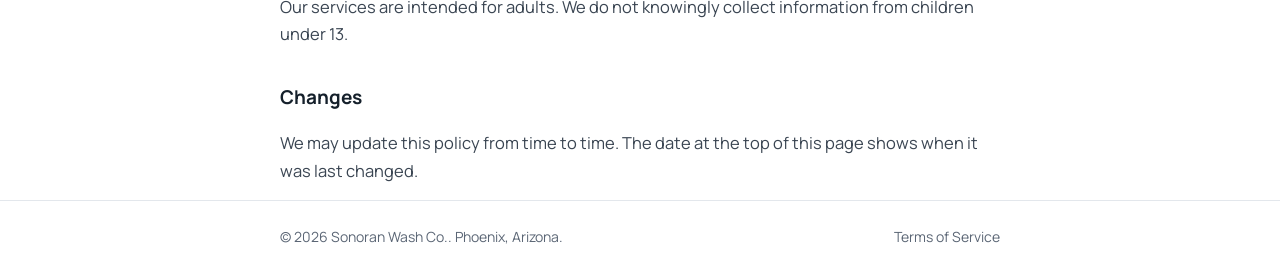
<file: work/sonoran-wash/privacy.html>
<!doctype html>
<html lang="en"><head><meta charset="utf-8"><link rel="icon" href="favicon.svg" type="image/svg+xml">
<link rel="apple-touch-icon" href="apple-touch-icon.png">
<meta name="theme-color" content="#1E5BBF">
<meta name="viewport" content="width=device-width,initial-scale=1">
<title>Privacy Policy | Sonoran Wash</title><meta name="robots" content="noindex">
<link rel="preconnect" href="https://fonts.googleapis.com"><link rel="preconnect" href="https://fonts.gstatic.com" crossorigin>
<link href="https://fonts.googleapis.com/css2?family=Outfit:wght@600;700&family=Manrope:wght@400;500;600;700&display=swap" rel="stylesheet">
<style>
:root{--a:#FF7A1A;--ai:#fff;--ink:#15202B;--mut:#5B6675;--line:#E3E7EC;}
*{box-sizing:border-box}
body{margin:0;background:#fff;color:var(--ink);font-family:'Manrope',system-ui,sans-serif;font-size:16.5px;line-height:1.65;-webkit-font-smoothing:antialiased}
a{color:inherit}
.top{border-bottom:1px solid var(--line);}
.wrap{max-width:760px;margin:0 auto;padding:0 20px}
.bar{display:flex;justify-content:space-between;align-items:center;gap:16px;height:68px}
.brand{font-family:'Outfit',system-ui,sans-serif;font-weight:700;font-size:20px;text-decoration:none}
.back{display:inline-flex;align-items:center;gap:8px;height:42px;padding:0 16px;border-radius:999px;background:var(--a);color:var(--ai);font-weight:700;font-size:14.5px;text-decoration:none;transition:filter .35s cubic-bezier(.22,.61,.36,1)}
.back:hover{filter:brightness(.94)}
main{padding:56px 0 72px}
h1{font-family:'Outfit',system-ui,sans-serif;font-weight:700;font-size:clamp(34px,6vw,52px);line-height:1.05;margin:0 0 10px}
.date{color:var(--mut);font-size:14.5px;margin:0 0 28px}
.lead{font-size:18px;color:var(--ink)}
h2{font-size:19px;margin:34px 0 8px}
p,li{color:#3A4552}
ul{padding-left:20px;margin:0} li{margin:6px 0} li::marker{color:var(--a)}
main a{text-decoration-color:var(--a);text-decoration-thickness:2px;text-underline-offset:3px;transition:color .3s}
main a:hover{color:var(--mut)}
footer{border-top:1px solid var(--line);padding:24px 0;color:var(--mut);font-size:14px}
footer .wrap{display:flex;justify-content:space-between;gap:12px;flex-wrap:wrap}
footer a{text-decoration:none;transition:color .3s} footer a:hover{color:var(--ink)}
@media (max-width:480px){main{padding:36px 0 56px} .back span{display:none} .back{width:42px;padding:0;justify-content:center}}
</style><script src="../../a.js" defer></script>
</head><body>
<header class="top"><div class="wrap bar"><a class="brand" href="./">Sonoran Wash</a><a class="back" href="./"><svg width="18" height="18" viewBox="0 0 24 24" fill="none" stroke="currentColor" stroke-width="2.4" stroke-linecap="round" stroke-linejoin="round"><path d="M19 12H5M11 18l-6-6 6-6"/></svg><span>Back to site</span></a></div></header>
<main class="wrap"><h1>Privacy Policy</h1><p class="date">Last updated: October 1, 2026</p>
<p class="lead">This policy explains what information Sonoran Wash Co. ("we", "us") collects when you visit our website, request a quote or book a service, and how we use it.</p>
<h2>Information we collect</h2>
<ul><li><b>Contact details:</b> your name, phone number, email address and service address.</li>
<li><b>Job details:</b> the services you choose, property size, preferred dates and any photos you upload of the area to be cleaned.</li>
<li><b>Website data:</b> basic technical information such as browser type, pages visited and approximate location, collected through cookies and similar tools.</li></ul>
<h2>How we use it</h2>
<ul><li>To prepare your estimate and confirm the price before any work starts.</li>
<li>To schedule, reschedule (for example on rain days) and complete your service.</li>
<li>To send appointment confirmations, reminders and a request to review our work.</li>
<li>To improve our website and services.</li></ul>
<h2>Calls, texts and emails</h2>
<p>By submitting a form you agree that we may contact you by phone, text message or email about your request and your service. Message and data rates may apply. Reply STOP to any text to opt out, or HELP for help. We do not send marketing texts without your consent, and consent is not a condition of purchase.</p>
<h2>How we share information</h2>
<p>We never sell or rent your personal information. We share it only with service providers that help us run the business, such as our scheduling, payment, email and website hosting providers, and only as needed for them to do that work. We may also disclose information when required by law.</p>
<h2>Cookies</h2>
<p>Our website uses cookies, including Google Analytics and Microsoft Clarity, to remember your preferences and to understand how visitors use the site. You can block or delete cookies in your browser settings. The site will still work without them.</p>
<h2>How long we keep it</h2>
<p>We keep customer records for as long as needed to provide service, handle warranty questions and meet tax and accounting requirements, usually up to 3 years after your last job.</p>
<h2>Your choices</h2>
<p>You can ask us at any time to see, correct or delete the personal information we hold about you, or to stop contacting you. Email <a href="mailto:hello@sonoranwash.co">hello@sonoranwash.co</a> or call <a href="tel:+16025550182">(602) 555-0182</a> and we will respond within 30 days.</p>
<h2>Children</h2>
<p>Our services are intended for adults. We do not knowingly collect information from children under 13.</p>
<h2>Changes</h2>
<p>We may update this policy from time to time. The date at the top of this page shows when it was last changed.</p></main>
<footer><div class="wrap"><span>© 2026 Sonoran Wash Co.. Phoenix, Arizona.</span><span><a href="terms.html">Terms of Service</a></span></div></footer>
</body></html>
</file>
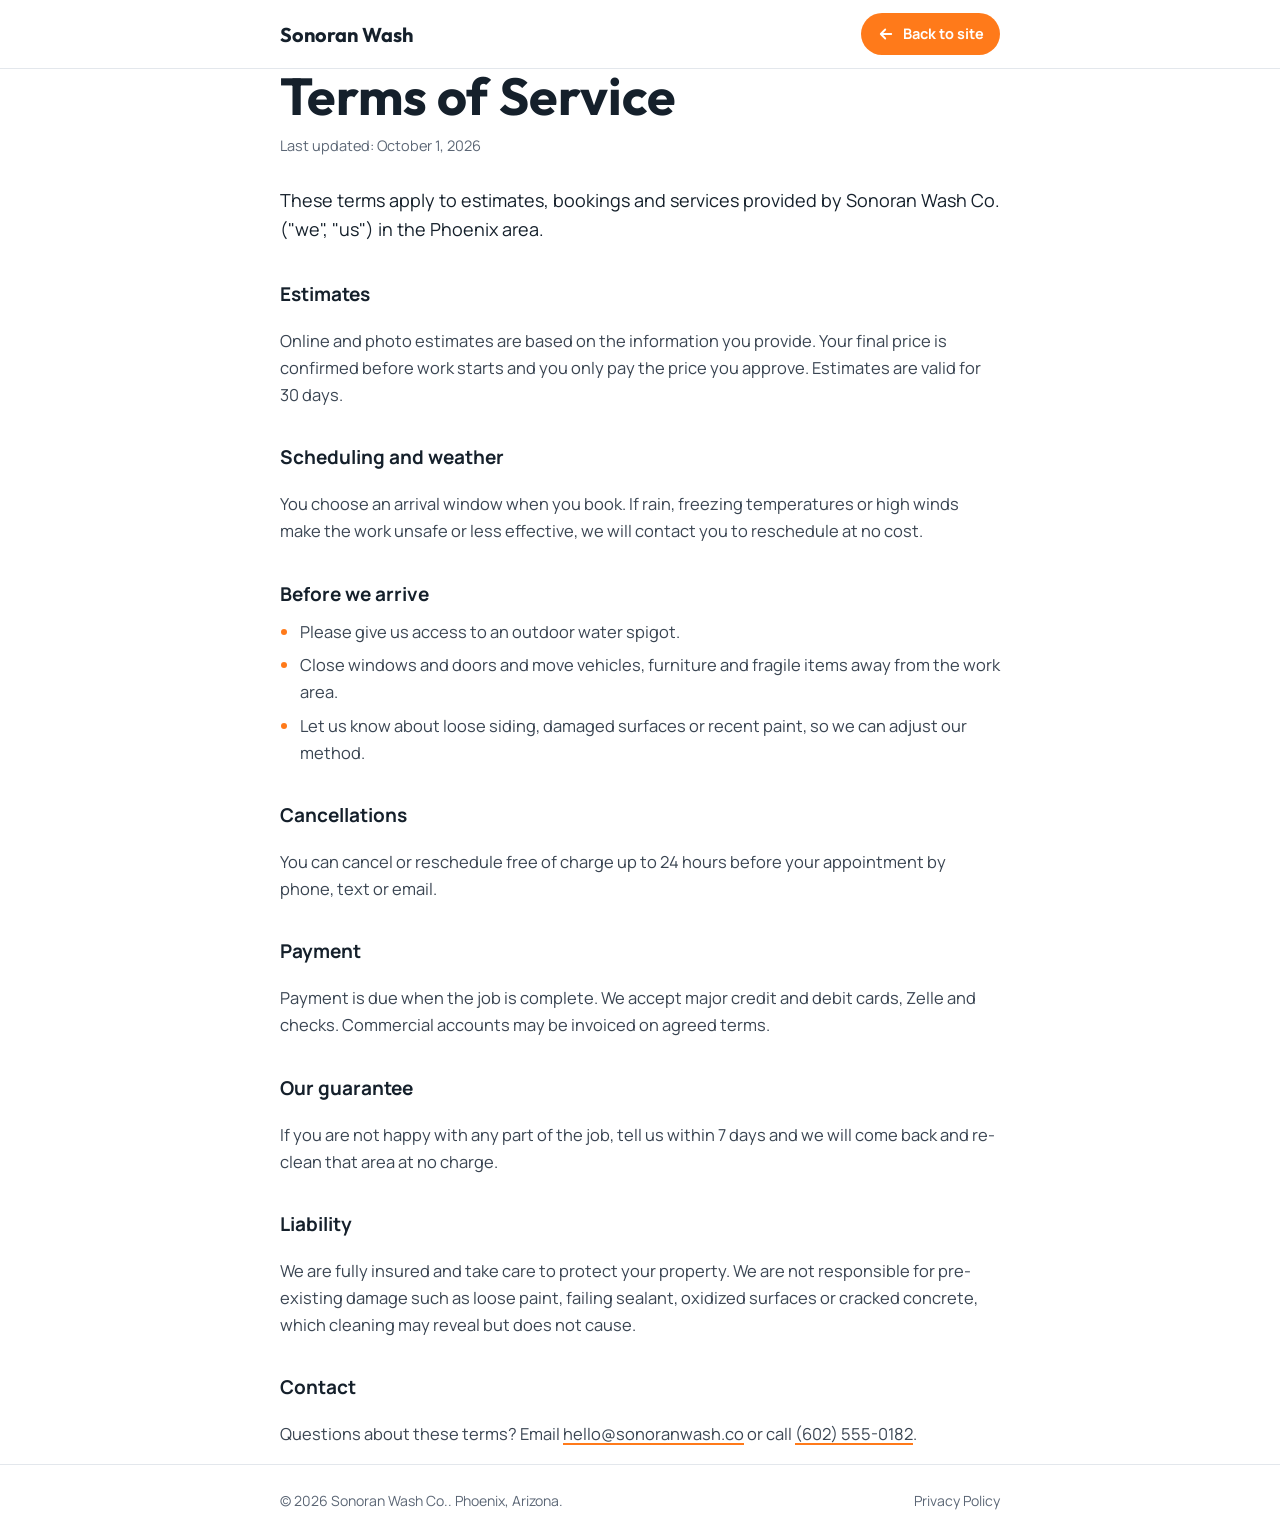
<file: work/sonoran-wash/terms.html>
<!doctype html>
<html lang="en"><head><meta charset="utf-8"><link rel="icon" href="favicon.svg" type="image/svg+xml">
<link rel="apple-touch-icon" href="apple-touch-icon.png">
<meta name="theme-color" content="#1E5BBF">
<meta name="viewport" content="width=device-width,initial-scale=1">
<title>Terms of Service | Sonoran Wash</title><meta name="robots" content="noindex">
<link rel="preconnect" href="https://fonts.googleapis.com"><link rel="preconnect" href="https://fonts.gstatic.com" crossorigin>
<link href="https://fonts.googleapis.com/css2?family=Outfit:wght@600;700&family=Manrope:wght@400;500;600;700&display=swap" rel="stylesheet">
<style>
:root{--a:#FF7A1A;--ai:#fff;--ink:#15202B;--mut:#5B6675;--line:#E3E7EC;}
*{box-sizing:border-box}
body{margin:0;background:#fff;color:var(--ink);font-family:'Manrope',system-ui,sans-serif;font-size:16.5px;line-height:1.65;-webkit-font-smoothing:antialiased}
a{color:inherit}
.top{border-bottom:1px solid var(--line);}
.wrap{max-width:760px;margin:0 auto;padding:0 20px}
.bar{display:flex;justify-content:space-between;align-items:center;gap:16px;height:68px}
.brand{font-family:'Outfit',system-ui,sans-serif;font-weight:700;font-size:20px;text-decoration:none}
.back{display:inline-flex;align-items:center;gap:8px;height:42px;padding:0 16px;border-radius:999px;background:var(--a);color:var(--ai);font-weight:700;font-size:14.5px;text-decoration:none;transition:filter .35s cubic-bezier(.22,.61,.36,1)}
.back:hover{filter:brightness(.94)}
main{padding:56px 0 72px}
h1{font-family:'Outfit',system-ui,sans-serif;font-weight:700;font-size:clamp(34px,6vw,52px);line-height:1.05;margin:0 0 10px}
.date{color:var(--mut);font-size:14.5px;margin:0 0 28px}
.lead{font-size:18px;color:var(--ink)}
h2{font-size:19px;margin:34px 0 8px}
p,li{color:#3A4552}
ul{padding-left:20px;margin:0} li{margin:6px 0} li::marker{color:var(--a)}
main a{text-decoration-color:var(--a);text-decoration-thickness:2px;text-underline-offset:3px;transition:color .3s}
main a:hover{color:var(--mut)}
footer{border-top:1px solid var(--line);padding:24px 0;color:var(--mut);font-size:14px}
footer .wrap{display:flex;justify-content:space-between;gap:12px;flex-wrap:wrap}
footer a{text-decoration:none;transition:color .3s} footer a:hover{color:var(--ink)}
@media (max-width:480px){main{padding:36px 0 56px} .back span{display:none} .back{width:42px;padding:0;justify-content:center}}
</style><script src="../../a.js" defer></script>
</head><body>
<header class="top"><div class="wrap bar"><a class="brand" href="./">Sonoran Wash</a><a class="back" href="./"><svg width="18" height="18" viewBox="0 0 24 24" fill="none" stroke="currentColor" stroke-width="2.4" stroke-linecap="round" stroke-linejoin="round"><path d="M19 12H5M11 18l-6-6 6-6"/></svg><span>Back to site</span></a></div></header>
<main class="wrap"><h1>Terms of Service</h1><p class="date">Last updated: October 1, 2026</p>
<p class="lead">These terms apply to estimates, bookings and services provided by Sonoran Wash Co. ("we", "us") in the Phoenix area.</p>
<h2>Estimates</h2>
<p>Online and photo estimates are based on the information you provide. Your final price is confirmed before work starts and you only pay the price you approve. Estimates are valid for 30 days.</p>
<h2>Scheduling and weather</h2>
<p>You choose an arrival window when you book. If rain, freezing temperatures or high winds make the work unsafe or less effective, we will contact you to reschedule at no cost.</p>
<h2>Before we arrive</h2>
<ul><li>Please give us access to an outdoor water spigot.</li>
<li>Close windows and doors and move vehicles, furniture and fragile items away from the work area.</li>
<li>Let us know about loose siding, damaged surfaces or recent paint, so we can adjust our method.</li></ul>
<h2>Cancellations</h2>
<p>You can cancel or reschedule free of charge up to 24 hours before your appointment by phone, text or email.</p>
<h2>Payment</h2>
<p>Payment is due when the job is complete. We accept major credit and debit cards, Zelle and checks. Commercial accounts may be invoiced on agreed terms.</p>
<h2>Our guarantee</h2>
<p>If you are not happy with any part of the job, tell us within 7 days and we will come back and re-clean that area at no charge.</p>
<h2>Liability</h2>
<p>We are fully insured and take care to protect your property. We are not responsible for pre-existing damage such as loose paint, failing sealant, oxidized surfaces or cracked concrete, which cleaning may reveal but does not cause.</p>
<h2>Contact</h2>
<p>Questions about these terms? Email <a href="mailto:hello@sonoranwash.co">hello@sonoranwash.co</a> or call <a href="tel:+16025550182">(602) 555-0182</a>.</p></main>
<footer><div class="wrap"><span>© 2026 Sonoran Wash Co.. Phoenix, Arizona.</span><span><a href="privacy.html">Privacy Policy</a></span></div></footer>
</body></html>
</file>
<file: work/kit.css>
/* Woodl case kit. Sites set: --kit-accent, --kit-accent-ink, --kit-ink, --kit-line, --kit-radius, --kit-font */
:root{--kit-accent:#2A4BD7;--kit-accent-ink:#fff;--kit-ink:#0E1430;--kit-line:#D5DBE3;--kit-radius:12px;--kit-ease:cubic-bezier(.22,.61,.36,1);}

/* custom select */
.kit-sel{position:relative;}
.kit-native{position:absolute !important;width:1px !important;height:1px !important;opacity:0 !important;pointer-events:none !important;left:0;top:0;}
.kit-sel-btn{width:100%;height:52px;display:flex;align-items:center;justify-content:space-between;gap:10px;padding:0 14px;border:1.5px solid var(--kit-line);border-radius:var(--kit-radius);background:#fff;color:var(--kit-ink);font:inherit;font-size:16px;text-align:left;cursor:pointer;transition:border-color .3s var(--kit-ease),box-shadow .3s var(--kit-ease);}
.kit-sel-btn span{white-space:nowrap;overflow:hidden;text-overflow:ellipsis;}
.kit-sel-btn .kit-ph{color:#8A94A6;}
.kit-sel-btn svg{width:18px;height:18px;flex:none;transition:transform .3s var(--kit-ease);opacity:.7;}
.kit-sel-btn:hover{border-color:var(--kit-ink);}
.kit-sel.open .kit-sel-btn,.kit-sel-btn:focus-visible{outline:none;border-color:var(--kit-accent);box-shadow:0 0 0 4px color-mix(in srgb, var(--kit-accent) 18%, transparent);}
.kit-sel.open .kit-sel-btn svg{transform:rotate(180deg);}
.kit-sel.err .kit-sel-btn{border-color:#D63B3B;}
.kit-sel-list{position:absolute;left:0;right:0;top:calc(100% + 6px);z-index:60;list-style:none;margin:0;padding:6px;background:#fff;border:1px solid var(--kit-line);border-radius:calc(var(--kit-radius) + 2px);box-shadow:0 24px 48px -20px rgba(10,20,40,.35);max-height:260px;overflow:auto;opacity:0;visibility:hidden;transform:translateY(-6px);transition:opacity .22s var(--kit-ease),transform .22s var(--kit-ease),visibility .22s;color:var(--kit-ink);}
.kit-sel.up .kit-sel-list{top:auto;bottom:calc(100% + 6px);transform:translateY(6px);}
.kit-sel.open .kit-sel-list{opacity:1;visibility:visible;transform:none;}
.kit-sel-list li{padding:11px 12px;border-radius:9px;cursor:pointer;font-size:15.5px;display:flex;justify-content:space-between;align-items:center;gap:10px;}
.kit-sel-list li.act{background:color-mix(in srgb, var(--kit-accent) 10%, #fff);}
.kit-sel-list li[aria-selected="true"]{font-weight:700;}
.kit-sel-list li[aria-selected="true"]::after{content:"";width:16px;height:16px;flex:none;background:var(--kit-accent);-webkit-mask:url("data:image/svg+xml,%3Csvg xmlns='http://www.w3.org/2000/svg' viewBox='0 0 24 24'%3E%3Cpath d='M20 6 9 17l-5-5' fill='none' stroke='black' stroke-width='3' stroke-linecap='round' stroke-linejoin='round'/%3E%3C/svg%3E") center/contain no-repeat;mask:url("data:image/svg+xml,%3Csvg xmlns='http://www.w3.org/2000/svg' viewBox='0 0 24 24'%3E%3Cpath d='M20 6 9 17l-5-5' fill='none' stroke='black' stroke-width='3' stroke-linecap='round' stroke-linejoin='round'/%3E%3C/svg%3E") center/contain no-repeat;}

/* toasts */
.kit-toasts{position:fixed;z-index:1000;right:20px;bottom:20px;display:grid;gap:10px;width:min(380px, calc(100vw - 32px));pointer-events:none;}
.kit-toast{pointer-events:auto;display:grid;grid-template-columns:auto 1fr auto;gap:12px;align-items:start;background:#0F172A;color:#fff;border-radius:16px;padding:14px 12px 14px 14px;box-shadow:0 24px 50px -20px rgba(0,0,0,.55);transform:translateY(16px) scale(.98);opacity:0;transition:transform .4s var(--kit-ease),opacity .4s var(--kit-ease);font-size:14.5px;line-height:1.4;}
.kit-toast.in{transform:none;opacity:1;}
.kit-ti{width:30px;height:30px;border-radius:9px;display:flex;align-items:center;justify-content:center;background:var(--kit-accent);color:var(--kit-accent-ink);}
.kit-err .kit-ti{background:#D63B3B;color:#fff;}
.kit-info .kit-ti{background:#334155;color:#fff;}
.kit-ti svg{width:16px;height:16px;}
.kit-toast b{display:block;font-size:15px;margin-bottom:1px;}
.kit-toast div span{color:rgba(255,255,255,.75);}
.kit-toast button{background:none;border:0;color:rgba(255,255,255,.6);font-size:22px;line-height:1;cursor:pointer;padding:2px 4px;}
.kit-toast button:hover{color:#fff;}
@media (max-width:640px){.kit-toasts{left:16px;right:16px;bottom:16px;width:auto;}}

/* faq body */
.kit-ans{overflow:hidden;}

/* split before/after photo card */
.kit-ba{position:relative;border-radius:var(--kit-radius);overflow:hidden;background:#222;aspect-ratio:3/2;}
.kit-ba img{width:100%;height:100%;object-fit:cover;display:block;transition:transform 1.2s var(--kit-ease);}
.kit-ba:hover img{transform:scale(1.03);}
.kit-ba .kb-tag{position:absolute;top:12px;font-size:12px;font-weight:800;letter-spacing:.06em;text-transform:uppercase;padding:6px 10px;border-radius:999px;backdrop-filter:blur(6px);-webkit-backdrop-filter:blur(6px);}
.kit-ba .kb-b{left:12px;background:rgba(15,23,42,.72);color:#fff;}
.kit-ba .kb-a{right:12px;background:rgba(255,255,255,.92);color:#0F172A;}
.kit-ba::after{content:"";position:absolute;inset:auto 0 0 0;height:40%;background:linear-gradient(0deg,rgba(0,0,0,.35),transparent);pointer-events:none;}
</file>
